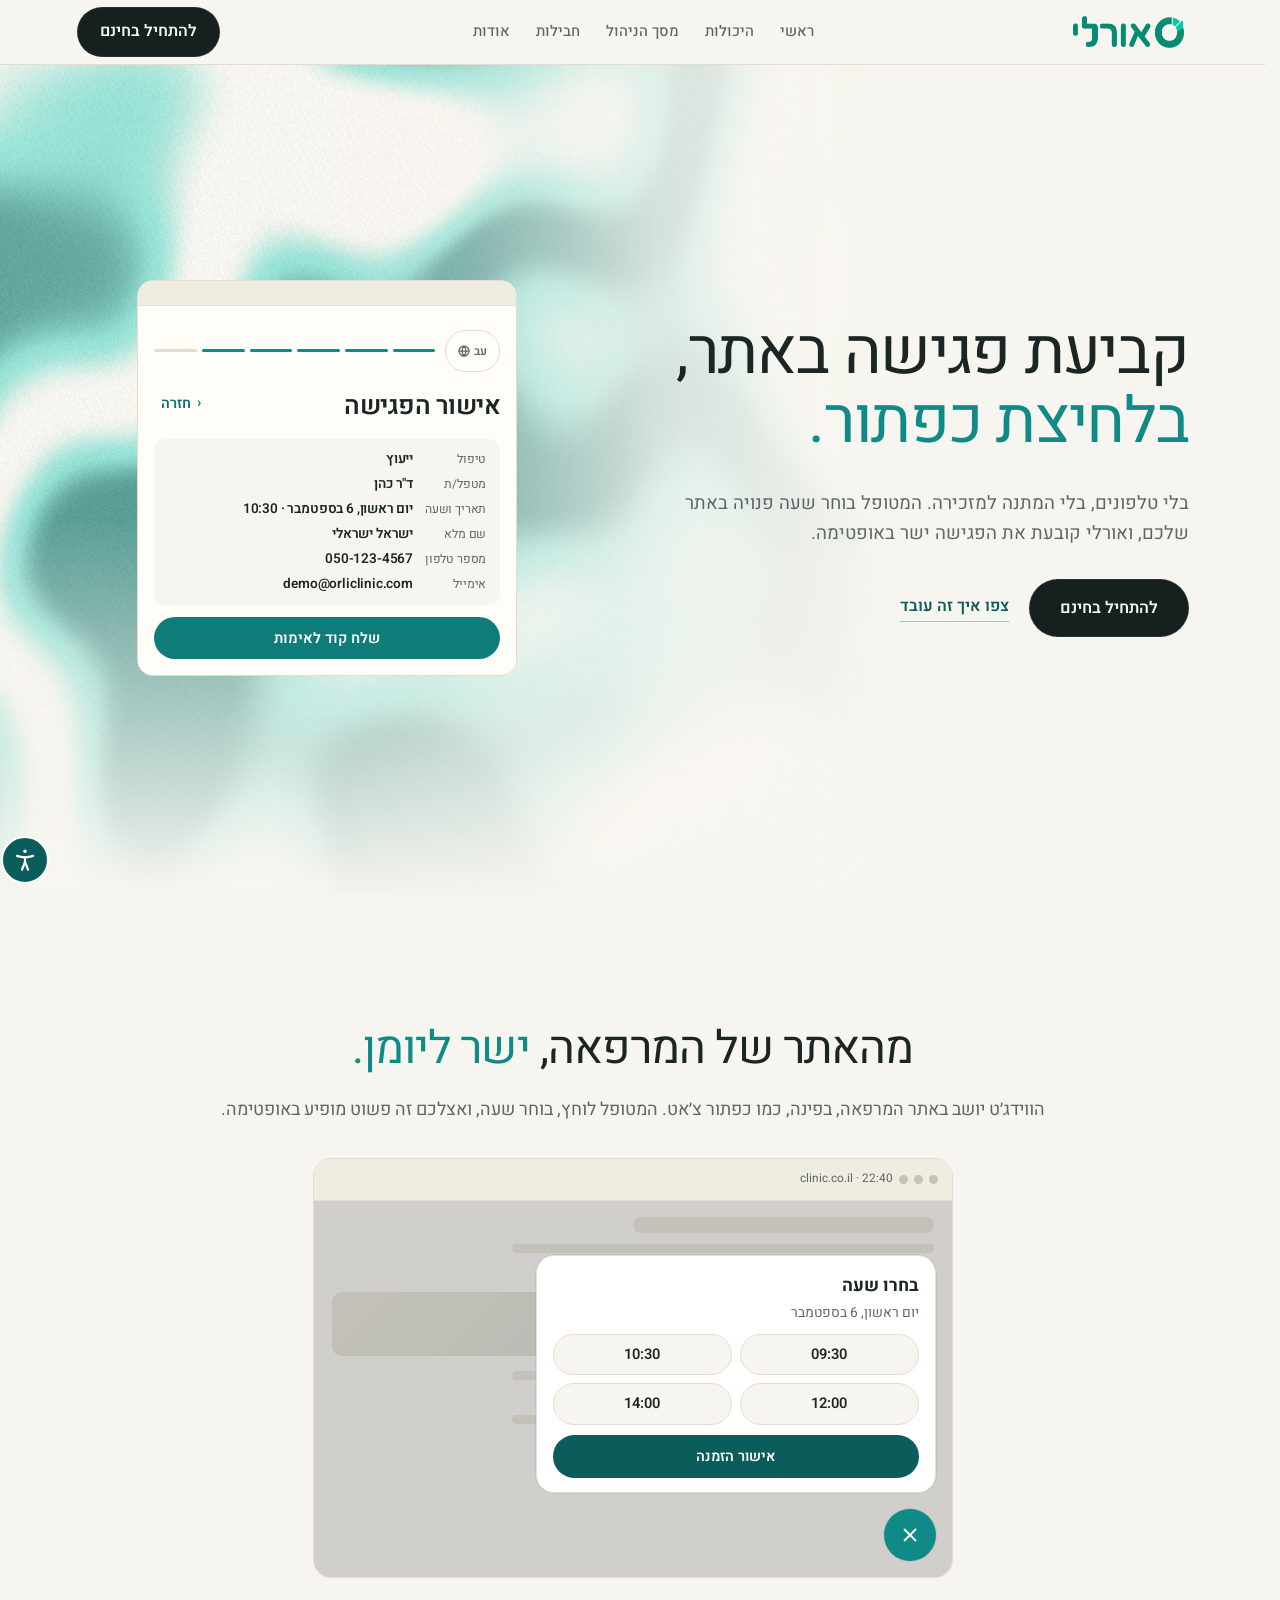
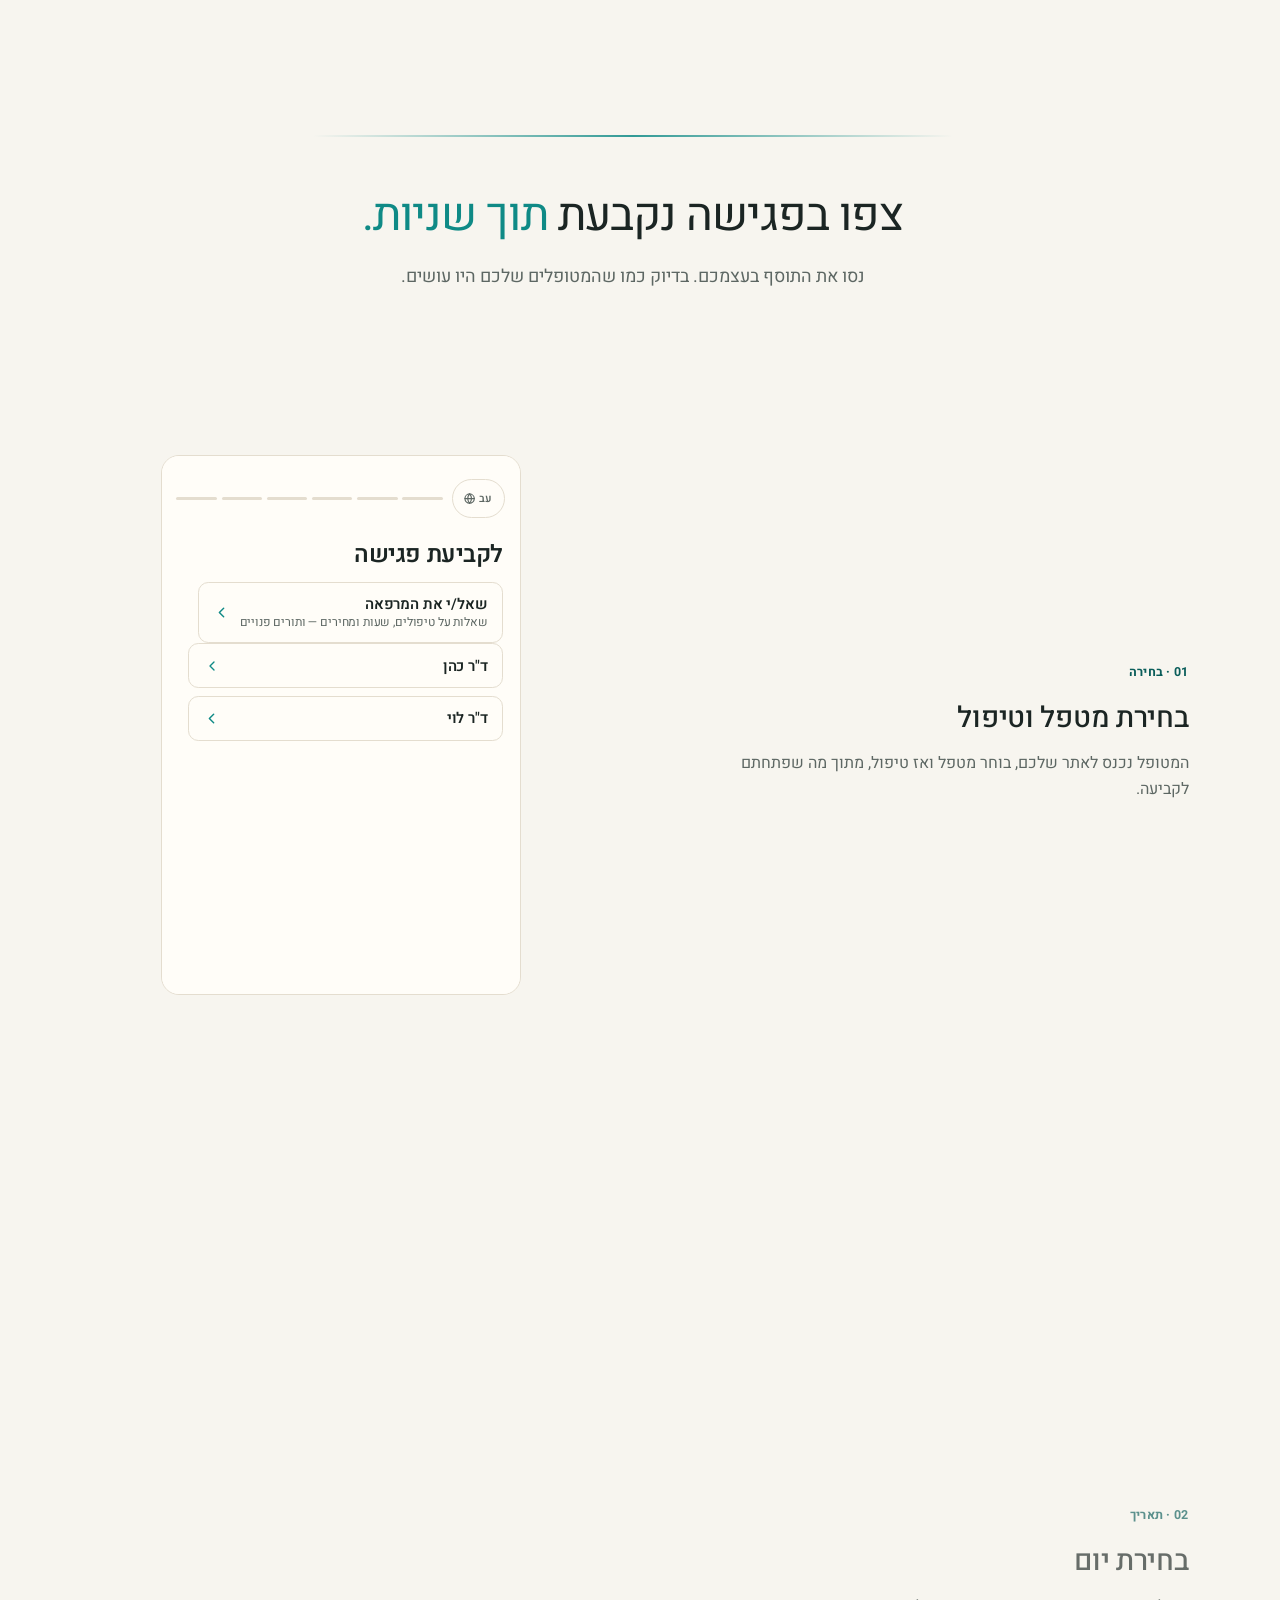
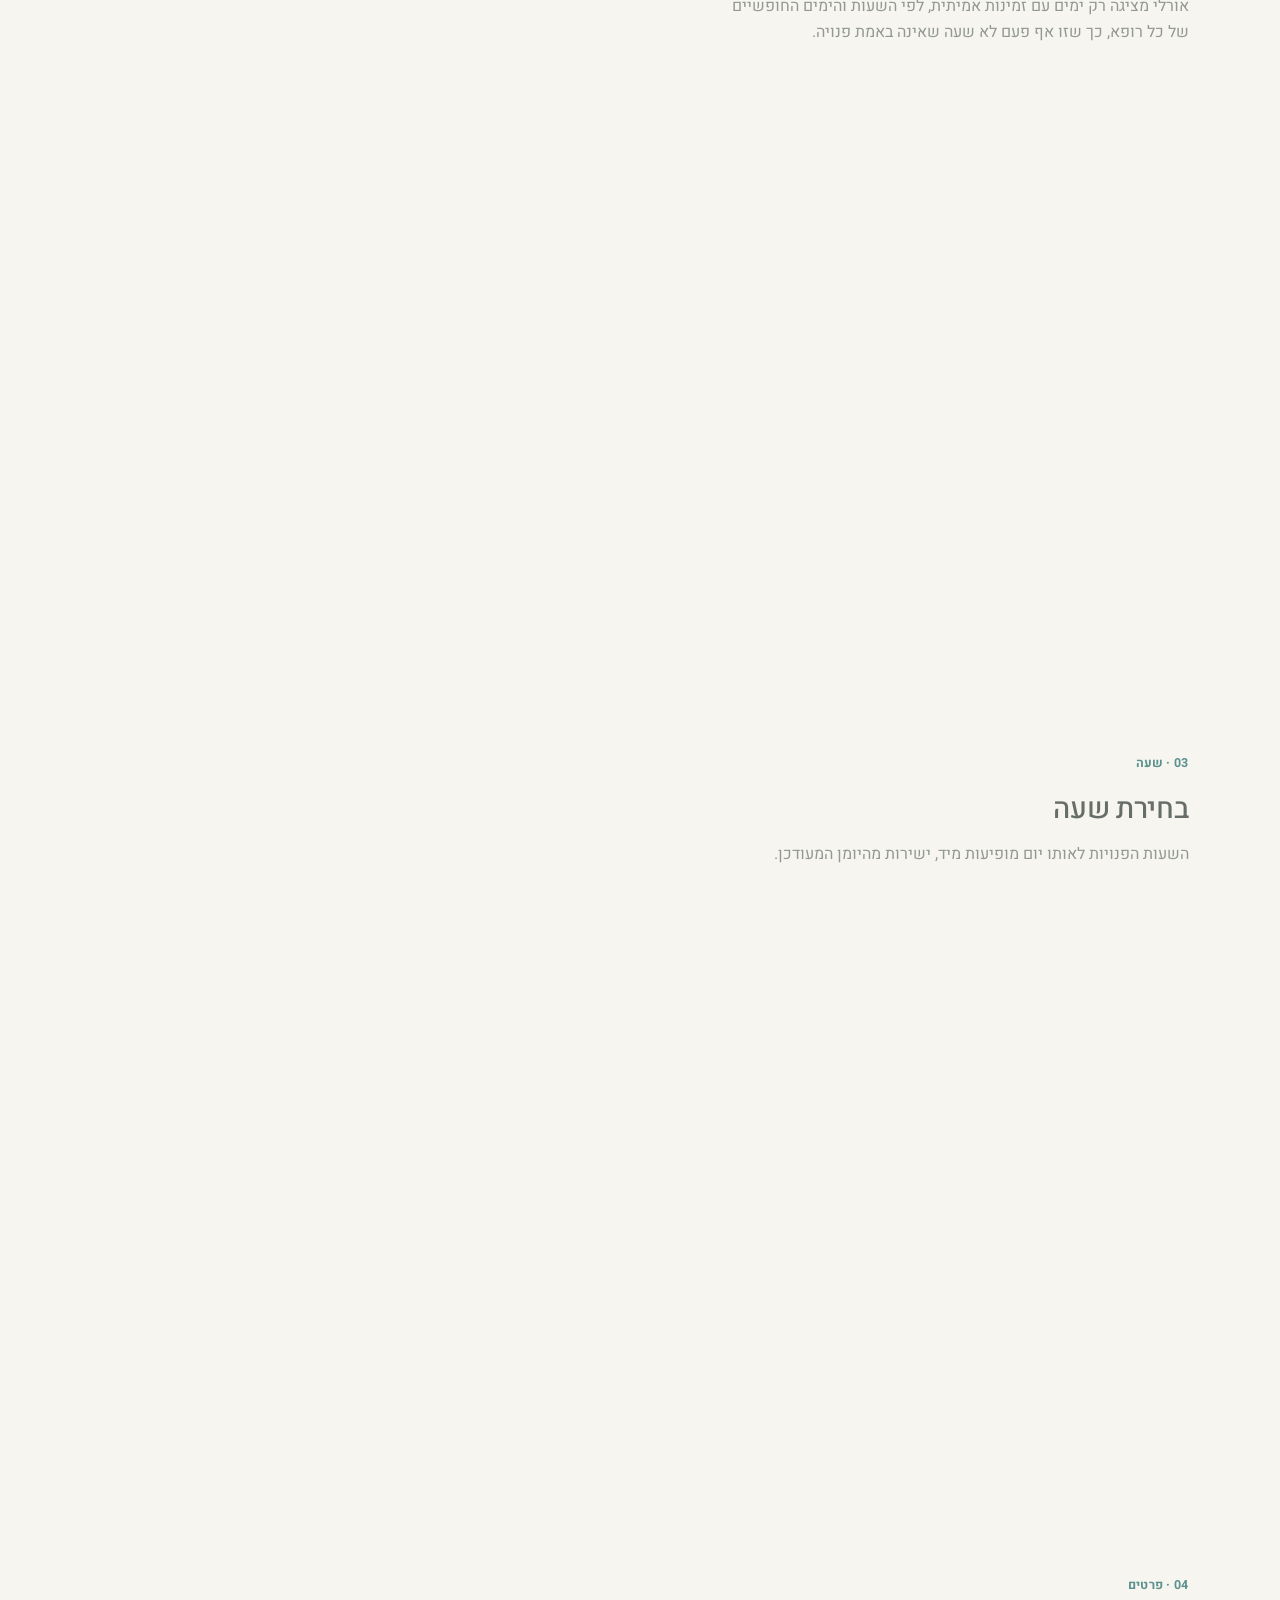
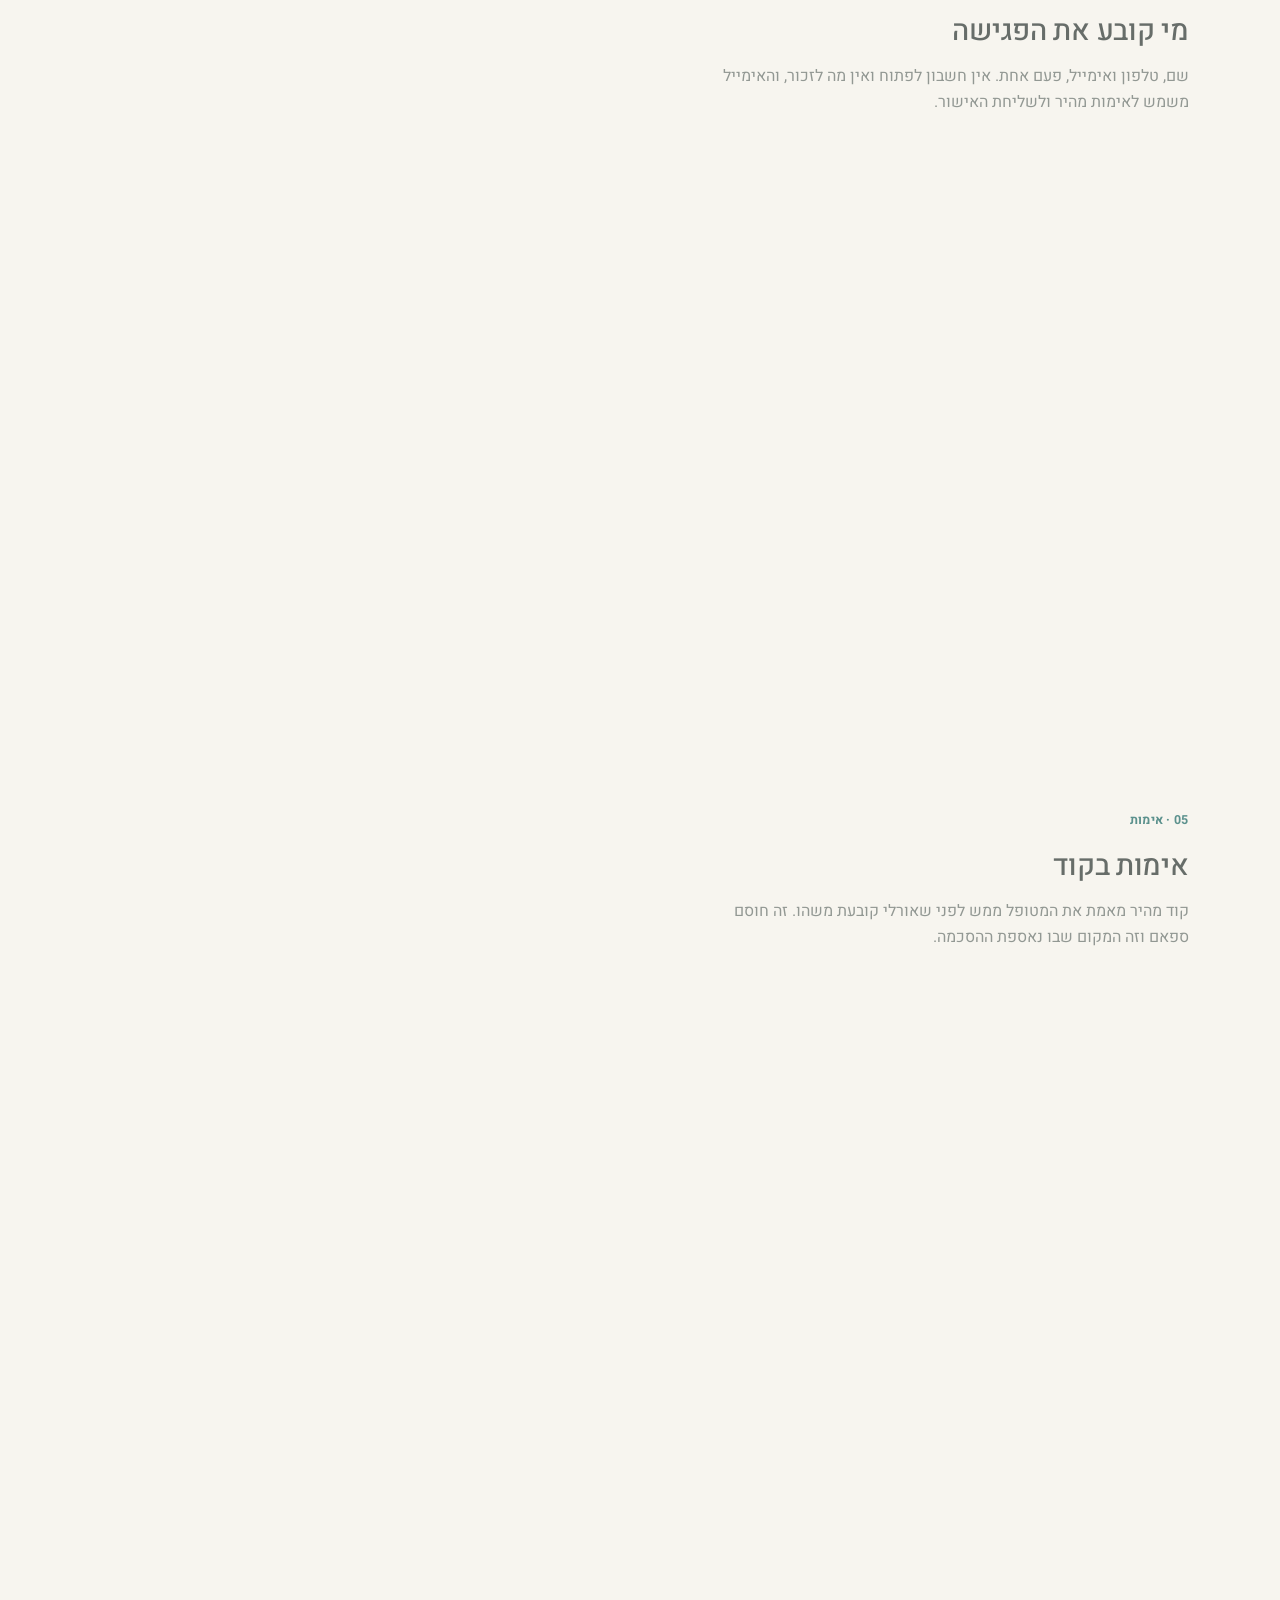
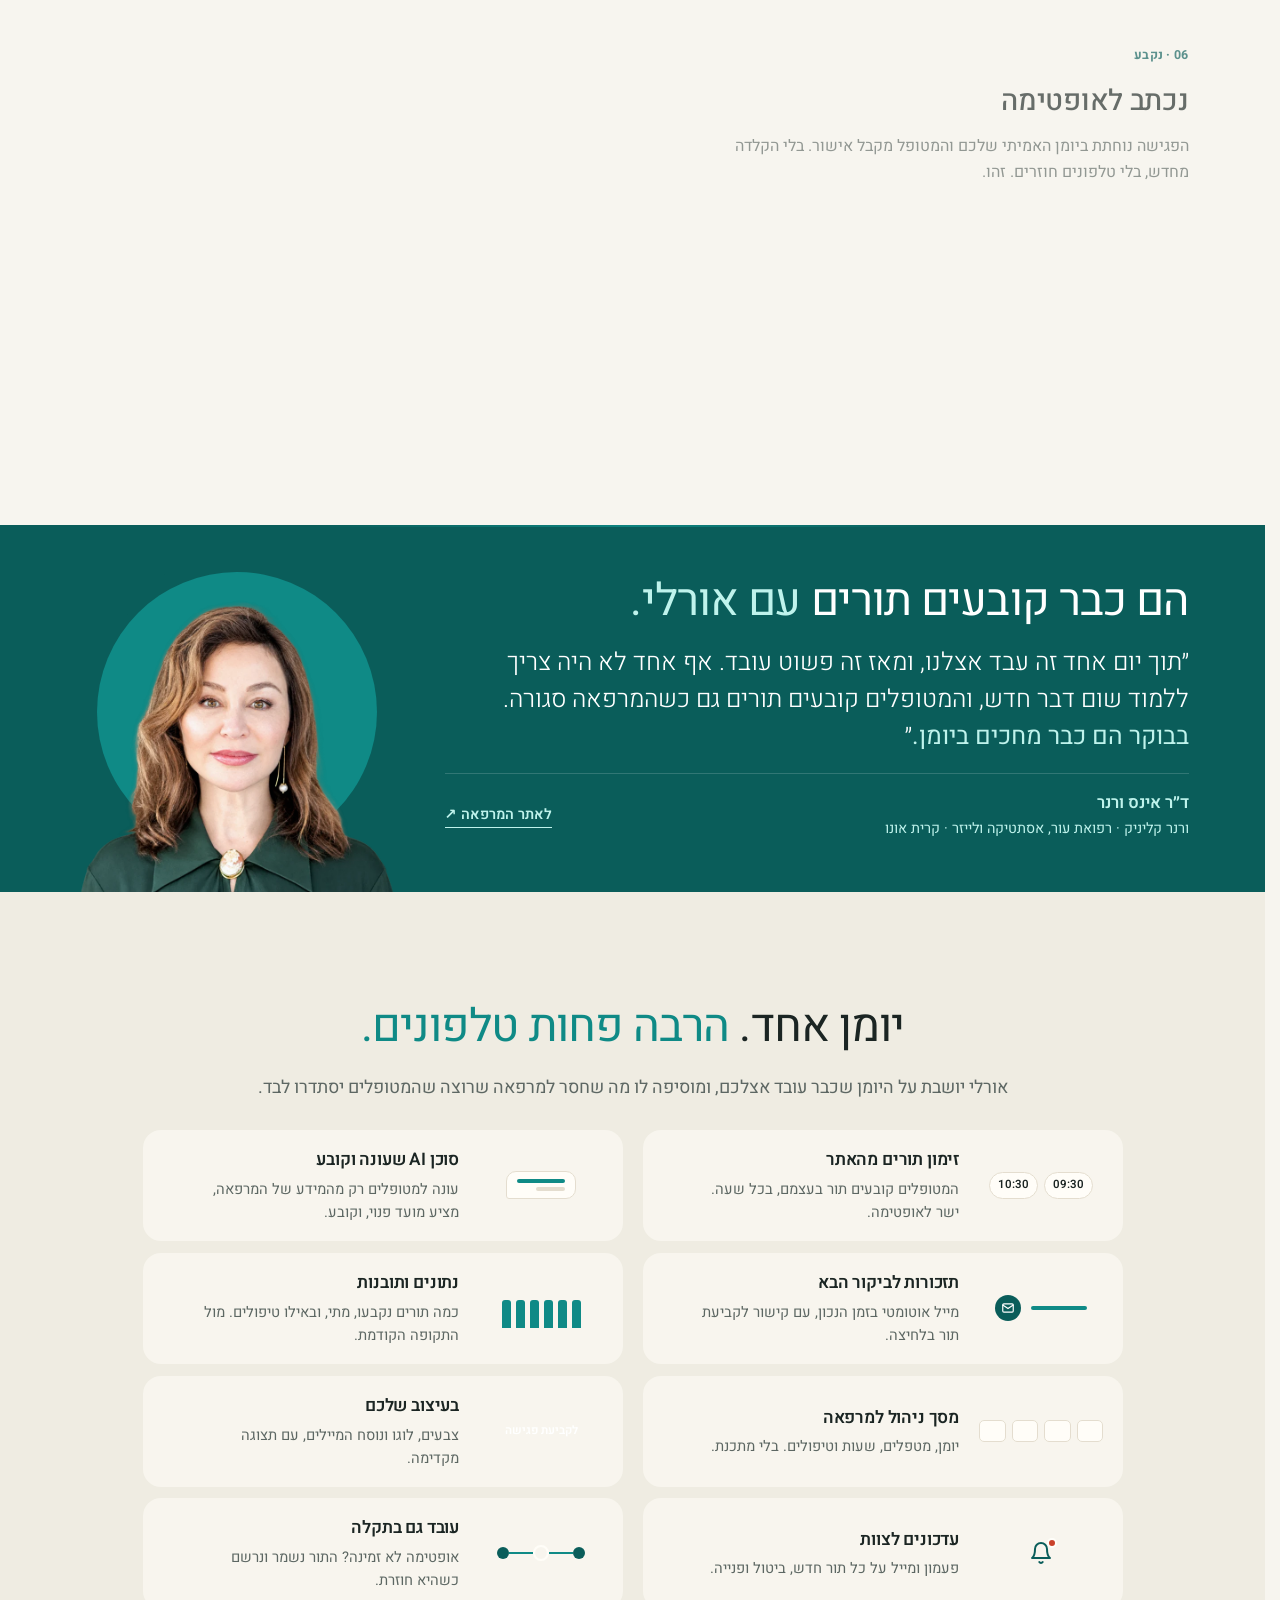
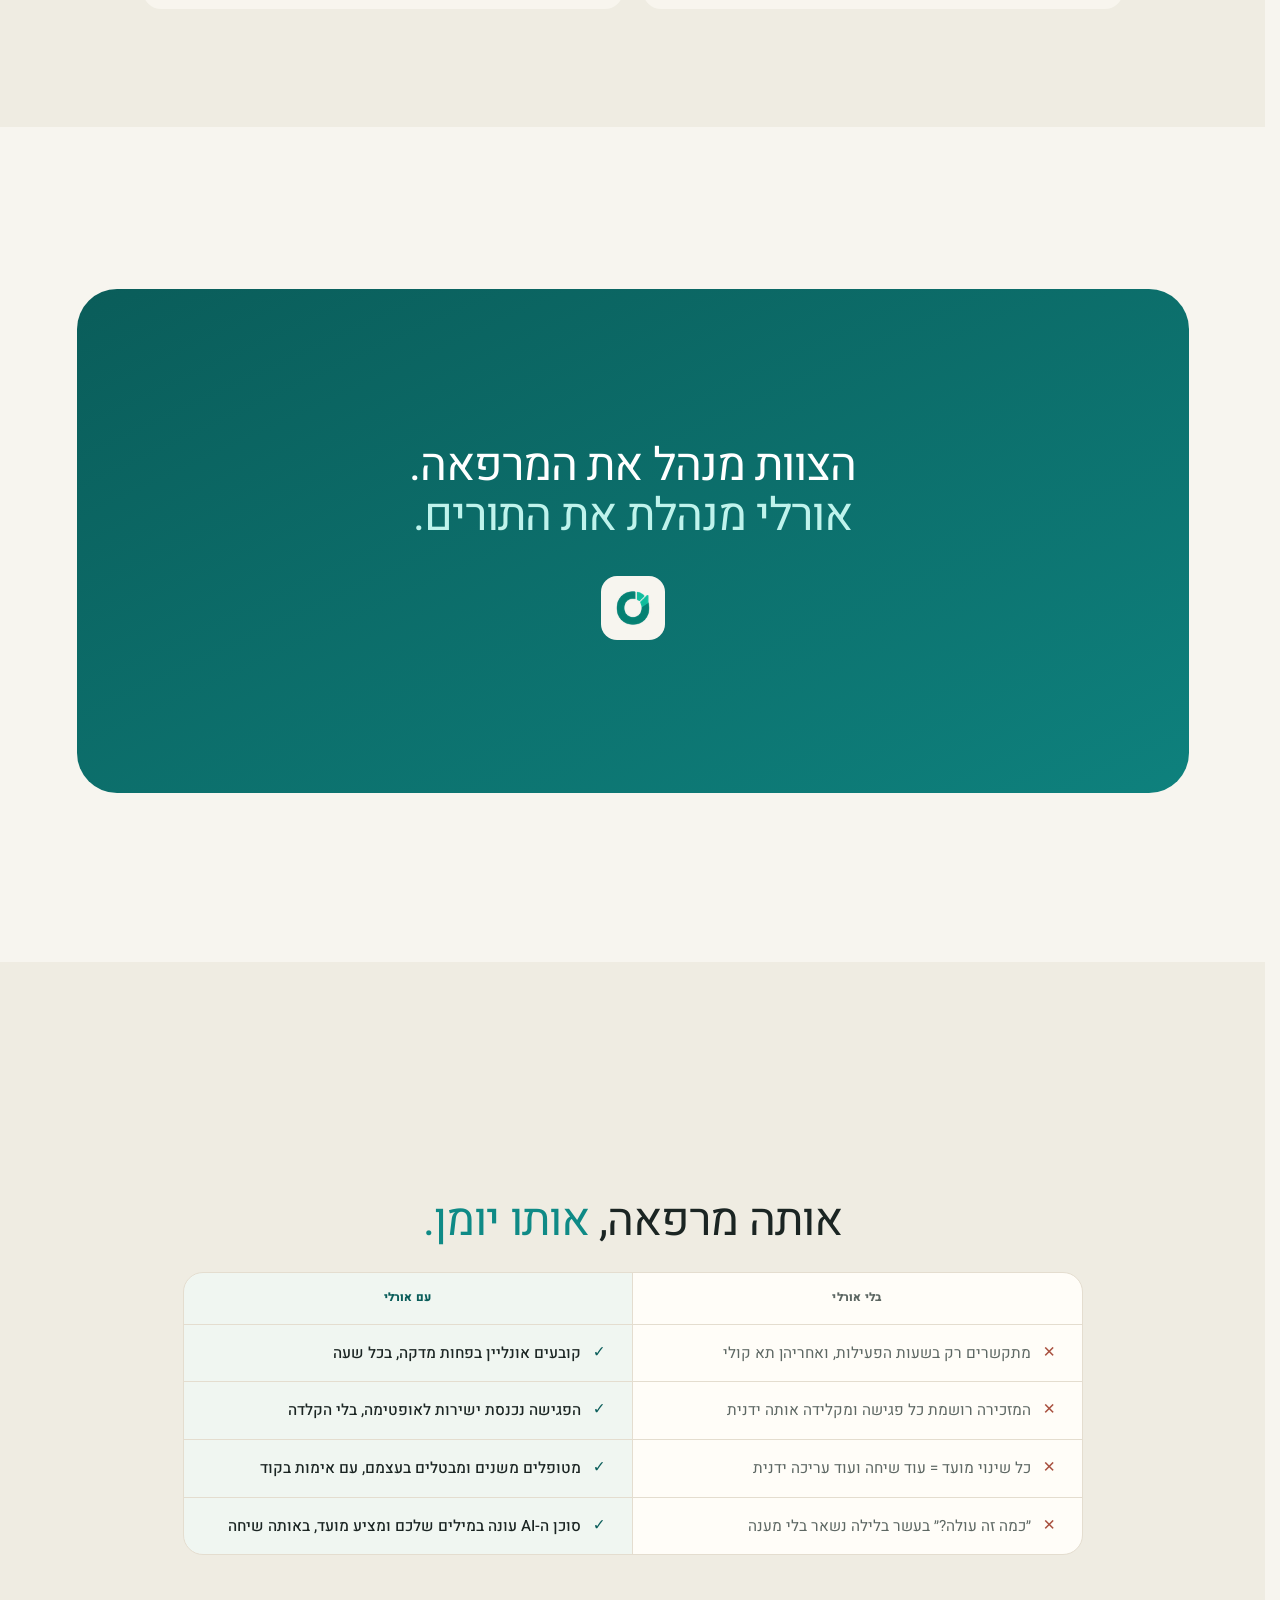
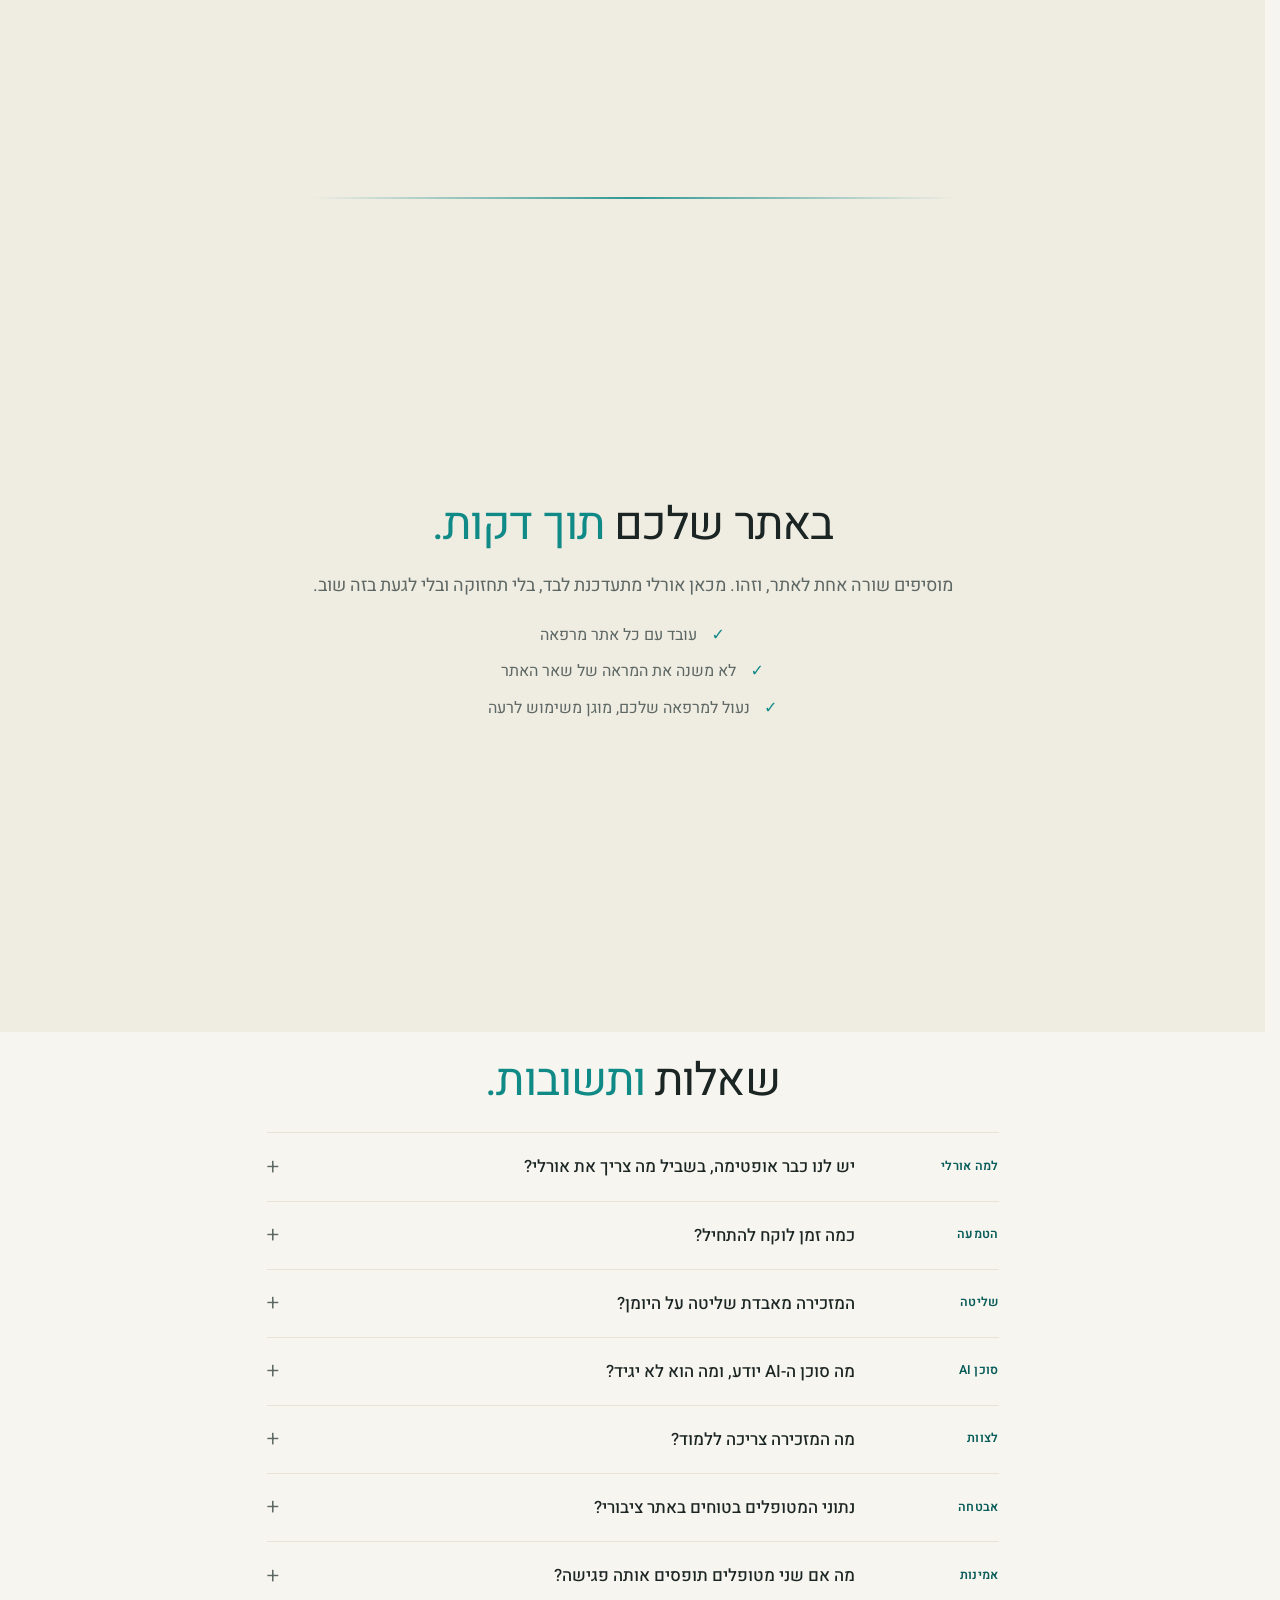
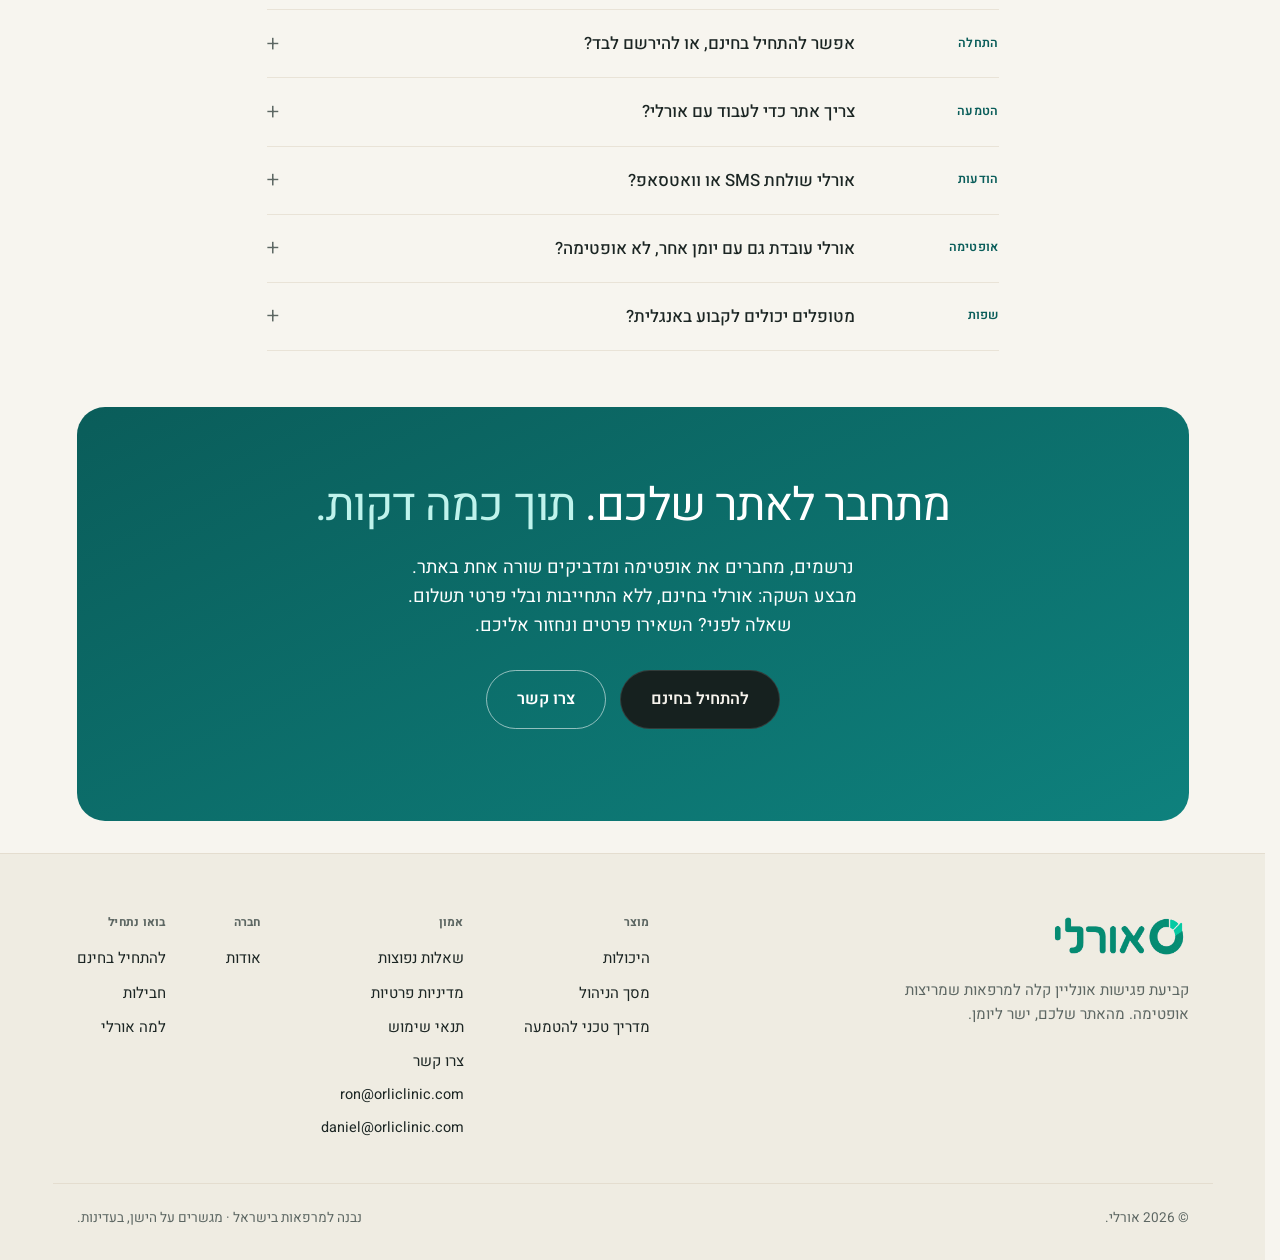
<file: index.html>
<!DOCTYPE html>
<html lang="he" dir="rtl">
<head>
  <meta charset="UTF-8" />
  <meta name="viewport" content="width=device-width, initial-scale=1.0, viewport-fit=cover" />
  <script>
    document.documentElement.classList.add('js');
    // styles.css hides every reveal target behind this class, and only
    // script.js ever unhides them. If that file does not arrive — a 404, a
    // dropped connection, a blocked request — the class would leave each
    // page's headlines, leads and lists at opacity 0 with nothing coming to
    // reveal them. script.js sets data-reveal-ready the moment it takes over;
    // if it hasn't, give up the effect and show the page as plain text.
    setTimeout(function () {
      var d = document.documentElement;
      if (!d.hasAttribute('data-reveal-ready')) d.classList.remove('js');
    }, 3000);
  </script>
  <meta name="description" content="מטופלים קובעים פגישה באתר של המרפאה בכל שעה, והפגישה נכנסת ישר ליומן האופטימה. עם סוכן AI ותזכורות לביקור הבא. מבצע השקה: בחינם, ללא התחייבות." />
  <title>זימון תורים אונליין למרפאות אופטימה | אורלי</title>

  <!-- Heebo, self-hosted (styles.css @font-face). Both subsets: every page
       sets Hebrew and Latin (spaces, digits) in it. -->
  <link rel="preload" href="assets/fonts/heebo-v28-hebrew.woff2" as="font" type="font/woff2" crossorigin />
  <link rel="preload" href="assets/fonts/heebo-v28-latin.woff2" as="font" type="font/woff2" crossorigin />
  <link rel="stylesheet" href="styles.css?v=20261023a" />
  <link rel="stylesheet" href="a11y.css?v=20261022e" />
  <link rel="stylesheet" href="widget.css?v=20261019h" />
  <link rel="icon" href="/favicon.ico" sizes="any" />
  <link rel="icon" type="image/png" sizes="64x64" href="assets/brand/favicon-64.png" />
  <link rel="apple-touch-icon" href="assets/brand/apple-touch-icon.png" />

  <link rel="canonical" href="https://orliclinic.com/" />
  <meta name="theme-color" content="#0f8a86" />

  <!-- Link previews. PRODUCT.md's second audience reaches this site because
       the decision-maker sends them a link, so a bare URL in WhatsApp or
       email is a lost handoff. -->
  <meta property="og:type" content="website" />
  <meta property="og:site_name" content="אורלי" />
  <meta property="og:locale" content="he_IL" />
  <meta property="og:url" content="https://orliclinic.com/" />
  <meta property="og:title" content="זימון תורים אונליין למרפאות אופטימה | אורלי" />
  <meta property="og:description" content="מטופלים קובעים פגישה באתר של המרפאה בכל שעה, והפגישה נכנסת ישר ליומן האופטימה. עם סוכן AI ותזכורות לביקור הבא. מבצע השקה: בחינם, ללא התחייבות." />
  <meta property="og:image" content="https://orliclinic.com/assets/brand/orli-og.png" />
  <meta property="og:image:width" content="1200" />
  <meta property="og:image:height" content="630" />
  <meta property="og:image:alt" content="אורלי · קביעת פגישה באתר המרפאה, ישר ליומן האופטימה" />
  <meta name="twitter:card" content="summary_large_image" />
  <meta name="twitter:title" content="זימון תורים אונליין למרפאות אופטימה | אורלי" />
  <meta name="twitter:description" content="מטופלים קובעים פגישה באתר של המרפאה בכל שעה, והפגישה נכנסת ישר ליומן האופטימה. עם סוכן AI ותזכורות לביקור הבא. מבצע השקה: בחינם, ללא התחייבות." />
  <meta name="twitter:image" content="https://orliclinic.com/assets/brand/orli-og.png" />
  <!-- Structured data for search and answer engines. Every fact here is
       on this page or on the site; keep it in step with the copy (the
       FAQ text must match the visible FAQ word for word). -->
  <script type="application/ld+json">
  {
    "@context": "https://schema.org",
    "@graph": [
      {
        "@type": "Organization",
        "@id": "https://orliclinic.com/#organization",
        "name": "Orli",
        "alternateName": "אורלי",
        "url": "https://orliclinic.com/",
        "logo": {
          "@type": "ImageObject",
          "url": "https://orliclinic.com/assets/brand/apple-touch-icon.png",
          "width": 180,
          "height": 180
        },
        "description": "אורלי היא תוסף לקביעת תורים אונליין למרפאות שעובדות עם אופטימה: המטופלים קובעים פגישה באתר של המרפאה, והפגישה נכנסת ישר ליומן האופטימה.",
        "areaServed": {
          "@type": "Country",
          "name": "Israel"
        }
      },
      {
        "@type": "WebSite",
        "@id": "https://orliclinic.com/#website",
        "url": "https://orliclinic.com/",
        "name": "אורלי",
        "alternateName": "Orli",
        "inLanguage": "he",
        "publisher": {
          "@id": "https://orliclinic.com/#organization"
        }
      },
      {
        "@type": "SoftwareApplication",
        "@id": "https://orliclinic.com/#software",
        "name": "Orli",
        "alternateName": "אורלי",
        "url": "https://orliclinic.com/",
        "description": "קביעת תורים אונליין למרפאות שעובדות עם אופטימה. המטופלים קובעים, משנים ומבטלים פגישות באתר המרפאה, וכל פגישה נכתבת ישר ליומן האופטימה. סוכן AI עונה למטופלים רק מהמידע של המרפאה וקובע תורים.",
        "applicationCategory": "BusinessApplication",
        "applicationSubCategory": "קביעת תורים אונליין למרפאות",
        "operatingSystem": "Web",
        "inLanguage": [
          "he",
          "en"
        ],
        "featureList": [
          "זימון תורים מהאתר של המרפאה, ישר ליומן האופטימה בזמן אמת",
          "אימות בקוד חד־פעמי לאימייל לפני כל קביעה",
          "שינוי וביטול על ידי המטופל מהקישור במייל",
          "סוכן AI שעונה למטופלים רק מהמידע של המרפאה, מציע מועד פנוי וקובע",
          "תזכורות לביקור הבא ורצפי טיפול במייל",
          "נתונים ותובנות על התורים, מול התקופה הקודמת",
          "מסך ניהול למרפאה: יומן, מטפלים, שעות וטיפולים",
          "עיצוב הווידג׳ט והמיילים בלי קוד",
          "התראות לצוות על כל תור חדש, ביטול ופנייה",
          "ממשיך לקבל תורים גם כשאופטימה לא זמינה",
          "עברית ואנגלית, בנוי לטלפון",
          "הטמעה בשורת קוד אחת"
        ],
        "image": "https://orliclinic.com/assets/brand/orli-og.png",
        "publisher": {
          "@id": "https://orliclinic.com/#organization"
        }
      },
      {
        "@type": [
          "WebPage",
          "FAQPage"
        ],
        "@id": "https://orliclinic.com/#webpage",
        "url": "https://orliclinic.com/",
        "name": "זימון תורים אונליין למרפאות אופטימה | אורלי",
        "description": "מטופלים קובעים פגישה באתר של המרפאה בכל שעה, והפגישה נכנסת ישר ליומן האופטימה. עם סוכן AI ותזכורות לביקור הבא. מבצע השקה: בחינם, ללא התחייבות.",
        "inLanguage": "he",
        "isPartOf": {
          "@id": "https://orliclinic.com/#website"
        },
        "about": {
          "@id": "https://orliclinic.com/#software"
        },
        "mainEntity": [
          {
            "@type": "Question",
            "name": "יש לנו כבר אופטימה, בשביל מה צריך את אורלי?",
            "acceptedAnswer": {
              "@type": "Answer",
              "text": "אופטימה מנהלת את היומן ואת המרפאה, וזה בדיוק מה שהיא עושה טוב. אורלי מוסיפה לה ערוץ נוסף: המטופלים קובעים בעצמם מהאתר שלכם, בכל שעה, והפגישה נכנסת ישר לאופטימה."
            }
          },
          {
            "@type": "Question",
            "name": "כמה זמן לוקח להתחיל?",
            "acceptedAnswer": {
              "@type": "Answer",
              "text": "תוך כמה דקות. מחברים את אורלי לאופטימה שלכם, מגדירים בפאנל הניהול את הרופאים, השירותים והשעות שפתוחות לקביעה, ומוסיפים שורה אחת לאתר. מהרגע הזה המטופלים קובעים."
            }
          },
          {
            "@type": "Question",
            "name": "המזכירה מאבדת שליטה על היומן?",
            "acceptedAnswer": {
              "@type": "Answer",
              "text": "לא. מטופלים קובעים רק לתוך שעות פנויות שאתם פתחתם לקביעה, אצל הרופאים ובשירותים שבחרתם. כל פגישה כזו נכנסת לאופטימה כמו פגישה שנקבעה בטלפון, והצוות ממשיך לעבוד שם כרגיל. ככה זה נראה בפאנל הניהול."
            }
          },
          {
            "@type": "Question",
            "name": "מה סוכן ה-AI יודע, ומה הוא לא יגיד?",
            "acceptedAnswer": {
              "@type": "Answer",
              "text": "הסוכן עונה רק מהמידע של המרפאה: מה שבאתר שלכם ומה שכתבתם במסך הניהול. הוא לא ממציא מחיר, שעה או כתובת, לא מאבחן לפי תסמינים, ובנושאים שסימנתם הוא לוקח שם וטלפון ומעביר לצוות. איך זה עובד."
            }
          },
          {
            "@type": "Question",
            "name": "מה המזכירה צריכה ללמוד?",
            "acceptedAnswer": {
              "@type": "Answer",
              "text": "כלום חדש. פגישה שנקבעת באתר נכנסת לאופטימה כמו פגישה שנקבעה בטלפון, והצוות ממשיך לעבוד שם כרגיל. מה שמשתנה: פחות שיחות, פחות הקלדה, ויומן שמתמלא גם אחרי שעות הפעילות."
            }
          },
          {
            "@type": "Question",
            "name": "נתוני המטופלים בטוחים באתר ציבורי?",
            "acceptedAnswer": {
              "@type": "Answer",
              "text": "כן. האתר שלכם לא מציג ולא שומר פרטי מטופלים: הווידג׳ט אוסף את פרטי הפגישה ומעביר אותם לאורלי ולאופטימה בלבד. כל קביעה מאושרת בקוד חד־פעמי שנשלח לאימייל של המטופל, כך שרק מי שמחזיק באימייל יכול לאשר אותה."
            }
          },
          {
            "@type": "Question",
            "name": "מה אם שני מטופלים תופסים אותה פגישה?",
            "acceptedAnswer": {
              "@type": "Answer",
              "text": "אורלי כותבת את הפגישה לאופטימה ברגע האישור, ואם השעה נתפסה בינתיים, המטופל מקבל הודעה מיד ובוחר שעה אחרת. אף אחד לא יוצא במחשבה שקבע כשלא, וגם המטופל וגם המרפאה מקבלים אישור במייל על כל פגישה שכן נקבעה."
            }
          },
          {
            "@type": "Question",
            "name": "אפשר להתחיל בחינם, או להירשם לבד?",
            "acceptedAnswer": {
              "@type": "Answer",
              "text": "כן. נרשמים לבד, מחברים את אופטימה, ומתחילים. מבצע השקה: אורלי בחינם, ללא התחייבות ובלי פרטי תשלום. רוצים לדבר איתנו קודם? קבעו איתנו שיחה."
            }
          },
          {
            "@type": "Question",
            "name": "צריך אתר כדי לעבוד עם אורלי?",
            "acceptedAnswer": {
              "@type": "Answer",
              "text": "כן. המטופלים קובעים מתוך האתר של המרפאה: מי שאחראי על האתר מדביק בו שורת קוד אחת, ומהרגע הזה אפשר לקבוע. המדריך להטמעה."
            }
          },
          {
            "@type": "Question",
            "name": "אורלי שולחת SMS או וואטסאפ?",
            "acceptedAnswer": {
              "@type": "Answer",
              "text": "עוד לא, אבל זה בדרך. היום כל ההודעות של אורלי יוצאות במייל: קוד האימות, אישור הפגישה, שינוי וביטול, וההזמנה לביקור הבא. שליחה ב־SMS וב־WhatsApp תגיע בקרוב."
            }
          },
          {
            "@type": "Question",
            "name": "אורלי עובדת גם עם יומן אחר, לא אופטימה?",
            "acceptedAnswer": {
              "@type": "Answer",
              "text": "היום אורלי מחוברת לאופטימה: היא קוראת את השעות הפנויות מיומן האופטימה של המרפאה וכותבת אליו כל פגישה. עובדים עם יומן או תוכנה אחרת? קבעו איתנו שיחה, ונבדוק יחד איך לחבר גם אותם."
            }
          },
          {
            "@type": "Question",
            "name": "מטופלים יכולים לקבוע באנגלית?",
            "acceptedAnswer": {
              "@type": "Answer",
              "text": "כן. חלון קביעת הפגישה עובד בעברית ובאנגלית, והמטופל עובר בין השפות בלחיצה. הוא בנוי מימין לשמאל ומותאם לטלפון."
            }
          }
        ]
      }
    ]
  }
  </script>
  <!-- Accessibility menu. In the head so the visitor's saved settings are
       applied before the first paint, and before the scripts that animate. -->
  <script src="a11y.js?v=20261019h"></script>
</head>
<body>
  <span id="top" aria-hidden="true"></span>

  <!-- TOP NAV -->
  <header class="nav">
    <div class="wrap">
      <div class="nav-pill">
        <a href="#top" class="brand" aria-label="אורלי, לדף הבית">
          <img class="brand-logo brand-logo--he" src="assets/brand/orli-wordmark-he.png?v=20261019h" width="480" height="151" alt="אורלי" />
        </a>
        <nav class="nav-links" id="navMenu" aria-label="ניווט ראשי">
          <a href="/" aria-current="page">ראשי</a>
          <a href="/features">היכולות</a>
          <a href="/panel">מסך הניהול</a>
          <a href="/pricing">חבילות</a>
          <a href="/about">אודות</a>
        </nav>
        <button class="nav-toggle" type="button" id="navToggle"
                aria-expanded="false" aria-controls="navMenu" aria-label="תפריט">
          <span class="nav-toggle-bar"></span>
          <span class="nav-toggle-bar"></span>
          <span class="nav-toggle-bar"></span>
        </button>
        <div class="nav-cta">
          <a data-start-cta data-demo-cta href="#contact" class="btn-dark">להתחיל בחינם</a>
        </div>
      </div>
    </div>
  </header>

  <main>
    <!-- HERO -->
    <section class="hero" data-lock-stop="start">
      <canvas class="hero-canvas" id="heroGradient" aria-hidden="true"></canvas>
      <div class="hero-veil" aria-hidden="true"></div>
      <div class="wrap hero-grid">
        <div class="hero-copy">
          <h1 class="display">קביעת פגישה באתר, <span class="ital">בלחיצת כפתור.</span></h1>
          <p class="lead">בלי טלפונים, בלי המתנה למזכירה. המטופל בוחר שעה פנויה באתר שלכם, ואורלי קובעת את הפגישה ישר באופטימה.</p>
          <div class="hero-actions">
            <a data-start-cta data-demo-cta href="#contact" class="btn-dark lg">להתחיל בחינם</a>
            <a href="#demo" class="hero-link">צפו איך זה עובד</a>
          </div>
        </div>

        <!-- Widget mockup in browser chrome -->
        <!-- inert as well as aria-hidden: the frozen confirm step below has a
             real <button>, and aria-hidden alone left it in the tab order —
             a keyboard visitor landed on a control nothing announced. -->
        <div class="hero-visual" aria-hidden="true" inert>
          <div class="browser">
            <div class="browser-bar"></div>
            <div class="widget-body widget-body--hero orli-live" dir="rtl">
              <!-- A frozen copy of the real widget's confirm step (markup and
                   classes from orli-calendar's ConfirmStep.vue), styled by
                   widget.css. Decorative: aria-hidden, nothing here is live. -->
              <div class="obw-controls">
                <button class="obw-lang-btn" type="button" disabled>
                  <svg width="12" height="12" viewBox="0 0 24 24" fill="none" stroke="currentColor" stroke-width="2.5" stroke-linecap="round" stroke-linejoin="round"><circle cx="12" cy="12" r="10"/><line x1="2" y1="12" x2="22" y2="12"/><path d="M12 2a15.3 15.3 0 0 1 4 10 15.3 15.3 0 0 1-4 10 15.3 15.3 0 0 1-4-10 15.3 15.3 0 0 1 4-10z"/></svg>
                  <span>עב</span>
                </button>
                <div class="obw-progress">
                  <span class="obw-progress-seg is-on"></span>
                  <span class="obw-progress-seg is-on"></span>
                  <span class="obw-progress-seg is-on"></span>
                  <span class="obw-progress-seg is-on"></span>
                  <span class="obw-progress-seg is-on"></span>
                  <span class="obw-progress-seg"></span>
                </div>
              </div>
              <div class="obw-step-header">
                <p class="obw-title"><span class="obw-bi"><span>אישור הפגישה</span></span></p>
                <span class="obw-back-btn">‹ <span class="obw-bi"><span>חזרה</span></span></span>
              </div>
              <dl class="obw-summary">
                <dt>טיפול</dt>
                <dd>ייעוץ</dd>
                <dt>מטפל/ת</dt>
                <dd>ד"ר כהן</dd>
                <dt>תאריך ושעה</dt>
                <dd>יום ראשון, 6 בספטמבר · <span class="obw-tabular">10:30</span></dd>
                <dt>שם מלא</dt>
                <dd>ישראל ישראלי</dd>
                <dt>מספר טלפון</dt>
                <dd>050-123-4567</dd>
                <dt>אימייל</dt>
                <dd>demo@orliclinic.com</dd>
              </dl>
              <button class="obw-primary-btn obw-primary-btn--compact" type="button">שלח קוד לאימות</button>
            </div>
          </div>
        </div>
      </div>
    </section>

    <!-- PROBLEM -->
    <section class="section section--bridge" data-lock-stop="start">
      <div class="wrap narrow">
        <div class="section-head section-head--tight">
          <h2 class="display">מהאתר של המרפאה, <span class="ital">ישר ליומן.</span></h2>
          <p class="section-lead section-lead--close">הווידג׳ט יושב באתר המרפאה, בפינה, כמו כפתור צ׳אט. המטופל לוחץ, בוחר שעה, ואצלכם זה פשוט מופיע באופטימה.</p>
        </div>
        <!-- The patient's journey as a short film in one frame (script.js,
             "journey"): the clinic's site with the widget's launcher in the
             corner, a tap, the panel opening, a slot chosen, the widget's own
             confirmation, and then the Optima day view rising over the page
             with the booking settling into its row.
             Held for a beat, then it plays again while the block is on
             screen. Under prefers-reduced-motion it shows the finished
             picture once. -->
        <div class="bridge" data-bridge>
          <div class="bridge-movie" role="img" aria-label="המסע של המטופל: מהכפתור באתר המרפאה ועד הפגישה ביומן האופטימה">
            <div class="bridge-site bm-site " dir="rtl">
              <div class="bs-bar" aria-hidden="true"><span></span><span></span><span></span><i>clinic.co.il · 22:40</i></div>
              <div class="bs-page">
                <div class="bs-skel bs-skel--h" aria-hidden="true"></div>
                <div class="bs-skel" aria-hidden="true"></div>
                <div class="bs-skel bs-skel--short" aria-hidden="true"></div>
                <div class="bs-hero" aria-hidden="true"></div>
                <div class="bs-skel" aria-hidden="true"></div>
                <div class="bs-skel bs-skel--short" aria-hidden="true"></div>
                <div class="bs-skel" aria-hidden="true"></div>
                <div class="bs-backdrop" aria-hidden="true"></div>
                <div class="bridge-widget">
                  <div class="bw-pick">
                    <div class="bw-title">בחרו שעה</div>
                    <div class="bw-date">יום ראשון, 6 בספטמבר</div>
                    <div class="bw-slots">
                      <span>09:30</span>
                      <span class="bw-target" data-bridge-from="movie">10:30<i class="bw-tap" aria-hidden="true"></i></span>
                      <span>12:00</span>
                      <span>14:00</span>
                    </div>
                    <div class="bw-btn">אישור הזמנה</div>
                  </div>
                  <!-- The widget's own success screen, as SuccessStep.vue draws it. -->
                  <div class="bw-confirm" aria-hidden="true">
                    <div class="bw-check"><svg viewBox="0 0 24 24" fill="none" stroke="currentColor" stroke-width="2.5" stroke-linecap="round" stroke-linejoin="round" aria-hidden="true"><path d="M5 13l4 4L19 7"/></svg></div>
                    <div class="bw-confirm-title">הפגישה נקבעה!</div>
                    <dl class="bw-summary">
                      <dt>טיפול</dt><dd>ייעוץ · ד"ר כהן</dd>
                      <dt>מועד</dt><dd>יום ראשון, 6 בספטמבר · 10:30</dd>
                    </dl>
                    <div class="bw-mailed"><svg width="13" height="13" viewBox="0 0 24 24" fill="none" stroke="currentColor" stroke-width="2" stroke-linecap="round" stroke-linejoin="round" aria-hidden="true"><rect x="3" y="5" width="18" height="14" rx="2"/><path d="m3 7 9 6 9-6"/></svg>אישור נשלח לאימייל</div>
                  </div>
                </div>
                <div class="bs-launcher bs-launcher--pill" dir="ltr">
                  <span class="bs-launcher-icon"><svg width="26" height="26" viewBox="0 0 24 24" fill="none" stroke="currentColor" stroke-width="2" stroke-linecap="round" stroke-linejoin="round" aria-hidden="true"><rect x="3" y="4" width="18" height="18" rx="2"/><line x1="16" y1="2" x2="16" y2="6"/><line x1="8" y1="2" x2="8" y2="6"/><line x1="3" y1="10" x2="21" y2="10"/></svg></span>
                  <span class="bs-launcher-label"><span class="bs-launcher-he">לקביעת פגישה</span><span class="bs-launcher-en">Book an appointment</span></span>
                  <i class="bw-tap" aria-hidden="true"></i>
                </div>
                <div class="bs-launcher bs-launcher--open" aria-hidden="true"><svg width="22" height="22" viewBox="0 0 24 24" fill="none" stroke="currentColor" stroke-width="2" stroke-linecap="round" aria-hidden="true"><line x1="18" y1="6" x2="6" y2="18"/><line x1="6" y1="6" x2="18" y2="18"/></svg></div>
              </div>
            </div>
            <div class="bm-shade" aria-hidden="true"></div>
            <div class="bridge-cal bm-cal" dir="rtl">
              <div class="bc-head"><strong>היומן באופטימה</strong><span>יום ראשון 6.9 · ד"ר כהן</span></div>
              <div class="bc-row"><span class="bc-time">09:00</span><span class="bc-appt is-existing">ניקוי שיניים · רונית לוי</span></div>
              <div class="bc-row"><span class="bc-time">09:30</span></div>
              <div class="bc-row"><span class="bc-time">10:00</span><span class="bc-appt is-existing">ייעוץ · יוסי מזרחי</span></div>
              <div class="bc-row"><span class="bc-time">10:30</span><span class="bc-appt bc-appt--site" data-bridge-to="movie"><svg width="12" height="12" viewBox="0 0 24 24" fill="none" stroke="currentColor" stroke-width="2.2" stroke-linecap="round" stroke-linejoin="round" aria-hidden="true"><circle cx="12" cy="12" r="10"/><line x1="2" y1="12" x2="22" y2="12"/><path d="M12 2a15.3 15.3 0 0 1 4 10 15.3 15.3 0 0 1-4 10 15.3 15.3 0 0 1-4-10 15.3 15.3 0 0 1 4-10z"/></svg>ייעוץ · ישראל ישראלי</span></div>
              <div class="bc-row"><span class="bc-time">11:00</span><span class="bc-appt is-existing">ביקורת · דנה כהן</span></div>
              <div class="bc-row"><span class="bc-time">11:30</span></div>
            </div>
          </div>
        </div>
      </div>
    </section>

    <!-- LIVE DEMO, scroll-pinned (Vectrix-style scrollytelling) -->
    <section class="section scrolly" id="demo" data-lock-stop="start">
      <div class="wrap">
        <div class="section-divider" aria-hidden="true"></div>
        <div class="section-head">
          <h2 class="display">צפו בפגישה נקבעת <span class="ital">תוך שניות.</span></h2>
          <p class="section-lead">נסו את התוסף בעצמכם. בדיוק כמו שהמטופלים שלכם היו עושים.</p>
        </div>
      </div>
      <div class="wrap scrolly-grid">
        <div class="scrolly-steps">
          <article class="scrolly-step" data-lock-stop="center" data-scene="0">
            <span class="scrolly-idx">01 · בחירה</span>
            <h3>בחירת מטפל וטיפול</h3>
            <p>המטופל נכנס לאתר שלכם, בוחר מטפל ואז טיפול, מתוך מה שפתחתם לקביעה.</p>
          </article>
          <article class="scrolly-step" data-lock-stop="center" data-scene="1">
            <span class="scrolly-idx">02 · תאריך</span>
            <h3>בחירת יום</h3>
            <p>אורלי מציגה רק ימים עם זמינות אמיתית, לפי השעות והימים החופשיים של כל רופא, כך שזו אף פעם לא שעה שאינה באמת פנויה.</p>
          </article>
          <article class="scrolly-step" data-lock-stop="center" data-scene="2">
            <span class="scrolly-idx">03 · שעה</span>
            <h3>בחירת שעה</h3>
            <p>השעות הפנויות לאותו יום מופיעות מיד, ישירות מהיומן המעודכן.</p>
          </article>
          <article class="scrolly-step" data-lock-stop="center" data-scene="3">
            <span class="scrolly-idx">04 · פרטים</span>
            <h3>מי קובע את הפגישה</h3>
            <p>שם, טלפון ואימייל, פעם אחת. אין חשבון לפתוח ואין מה לזכור, והאימייל משמש לאימות מהיר ולשליחת האישור.</p>
          </article>
          <article class="scrolly-step" data-lock-stop="center" data-scene="4">
            <span class="scrolly-idx">05 · אימות</span>
            <h3>אימות בקוד</h3>
            <p>קוד מהיר מאמת את המטופל ממש לפני שאורלי קובעת משהו. זה חוסם ספאם וזה המקום שבו נאספת ההסכמה.</p>
          </article>
          <article class="scrolly-step" data-lock-stop="center" data-scene="5">
            <span class="scrolly-idx">06 · נקבע</span>
            <h3>נכתב לאופטימה</h3>
            <p>הפגישה נוחתת ביומן האמיתי שלכם והמטופל מקבל אישור. בלי הקלדה מחדש, בלי טלפונים חוזרים. זהו.</p>
          </article>
        </div>

        <div class="scrolly-sticky">
          <!-- Phones only (styles.css): all six steps as one short list above
               the widget, built by scrolly.js from the step list below. The
               current step is open with its text, passed steps are ticked,
               and tapping a step jumps to it. On wide screens the step list
               itself is beside the widget and this stays empty and hidden. -->
          <div class="scrolly-caption" data-scrolly-caption></div>
          <div class="browser demo-browser demo-browser--bare">
            <!-- Mounted by widget.js, driven by scrolly.js through el.__orli.
                 This was an <iframe> to booking.orliclinic.com/?demo=true; it
                 is a local static replica now so the page still works when
                 that service is down. See widget.js's header for how to
                 refresh it against the real widget. -->
            <div data-orli-widget></div>
          </div>
          <div class="scrolly-tabs" role="group" aria-label="שלבי קביעת הפגישה">
            <button type="button" class="scrolly-tab is-active" data-scene="0" aria-current="step" aria-label="שלב 1: בחירת מטפל וטיפול">01</button>
            <button type="button" class="scrolly-tab" data-scene="1" aria-label="שלב 2: בחירת יום">02</button>
            <button type="button" class="scrolly-tab" data-scene="2" aria-label="שלב 3: בחירת שעה">03</button>
            <button type="button" class="scrolly-tab" data-scene="3" aria-label="שלב 4: מי קובע את הפגישה">04</button>
            <button type="button" class="scrolly-tab" data-scene="4" aria-label="שלב 5: אימות בקוד">05</button>
            <button type="button" class="scrolly-tab" data-scene="5" aria-label="שלב 6: נכתב לאופטימה">06</button>
          </div>
        </div>
      </div>
    </section>

    <!-- TESTIMONIAL: the clinic that runs Orli, right after the visitor has
         seen it work. Dr. Ines Verner (Verner Clinic, Kiryat Ono), live
         since day one; her words, name and photo used with her approval.
         A compact dark band (styles.css "Testimonial"); no stars and no
         Review markup. -->
    <section class="testimonial" id="clinic" data-lock-stop="start">
      <div class="wrap testimonial-grid">
        <figure class="testimonial-body">
          <h2 class="display">הם כבר קובעים תורים <span class="ital">עם אורלי.</span></h2>
          <blockquote class="testimonial-quote">״תוך יום אחד זה עבד אצלנו, ומאז זה פשוט עובד. אף אחד לא היה צריך ללמוד שום דבר חדש, והמטופלים קובעים תורים גם כשהמרפאה סגורה. <em>בבוקר הם כבר מחכים ביומן.</em>״</blockquote>
          <figcaption class="testimonial-by">
            <span><b>ד״ר אינס ורנר</b>ורנר קליניק · רפואת עור, אסתטיקה ולייזר · קרית אונו</span>
            <a href="https://www.vernerclinic.com/" target="_blank" rel="noopener">לאתר המרפאה ↗</a>
          </figcaption>
        </figure>
        <div class="testimonial-photo" aria-hidden="true">
          <img src="assets/customers/ines-verner.webp?v=20261019h" width="720" height="718" loading="lazy" decoding="async" alt="" />
        </div>
      </div>
    </section>

    <!-- WHAT'S INSIDE: one card per capability, each a link to the page
         that explains it (features.html, or the admin / customisation
         pages). The home page stays the short version; the depth is a
         click away. Order and copy: product/features.md in orli-outreach. -->
    <section class="section alt" id="features" data-lock-stop="start">
      <div class="wrap">
        <div class="section-divider" aria-hidden="true"></div>
        <div class="section-head">
          <h2 class="display">יומן אחד. <span class="ital">הרבה פחות טלפונים.</span></h2>
          <p class="section-lead">אורלי יושבת על היומן שכבר עובד אצלכם, ומוסיפה לו מה שחסר למרפאה שרוצה שהמטופלים יסתדרו לבד.</p>
        </div>
        <div class="feat-grid">
          <a class="feat-card" href="/features#booking">
            <span class="fv fv-slots" aria-hidden="true"><i>09:30</i><i>10:30</i><i>12:00</i></span>
            <h3>זימון תורים מהאתר</h3>
            <p>המטופלים קובעים תור בעצמם, בכל שעה. ישר לאופטימה.</p>
          </a>
          <a class="feat-card" href="/features#agent">
            <span class="fv fv-chat" aria-hidden="true"><i class="fv-dots"><b></b><b></b><b></b></i><i class="fv-bubble"><b></b><b></b></i></span>
            <h3>סוכן AI שעונה וקובע</h3>
            <p>עונה למטופלים רק מהמידע של המרפאה, מציע מועד פנוי, וקובע.</p>
          </a>
          <a class="feat-card" href="/features#automations">
            <span class="fv fv-remind" aria-hidden="true"><i class="fv-track"><b></b></i><i class="fv-mail"><svg viewBox="0 0 24 24"><rect x="3" y="5" width="18" height="14" rx="2"/><path d="m3 7 9 6 9-6"/></svg></i></span>
            <h3>תזכורות לביקור הבא</h3>
            <p>מייל אוטומטי בזמן הנכון, עם קישור לקביעת תור בלחיצה.</p>
          </a>
          <a class="feat-card" href="/features#analytics">
            <span class="fv fv-bars" aria-hidden="true"><i></i><i></i><i></i><i></i><i></i><i></i></span>
            <h3>נתונים ותובנות</h3>
            <p>כמה תורים נקבעו, מתי, ובאילו טיפולים. מול התקופה הקודמת.</p>
          </a>
          <a class="feat-card" href="/panel">
            <span class="fv fv-grid" aria-hidden="true"><i></i><i></i><i></i><i></i></span>
            <h3>מסך ניהול למרפאה</h3>
            <p>יומן, מטפלים, שעות וטיפולים. בלי מתכנת.</p>
          </a>
          <a class="feat-card" href="/integration">
            <span class="fv fv-swatch" aria-hidden="true"><i>לקביעת פגישה</i></span>
            <h3>בעיצוב שלכם</h3>
            <p>צבעים, לוגו ונוסח המיילים, עם תצוגה מקדימה.</p>
          </a>
          <a class="feat-card" href="/features#admin">
            <span class="fv fv-bell" aria-hidden="true"><i><svg viewBox="0 0 24 24"><path d="M18 8a6 6 0 0 0-12 0c0 7-3 9-3 9h18s-3-2-3-9M13.7 21a2 2 0 0 1-3.4 0"/></svg><b></b></i></span>
            <h3>עדכונים לצוות</h3>
            <p>פעמון ומייל על כל תור חדש, ביטול ופנייה.</p>
          </a>
          <a class="feat-card" href="/features#reliability">
            <span class="fv fv-link" aria-hidden="true"><i class="fv-node"></i><i class="fv-line"></i><i class="fv-state"></i><i class="fv-line"></i><i class="fv-node"></i></span>
            <h3>עובד גם בתקלה</h3>
            <p>אופטימה לא זמינה? התור נשמר ונרשם כשהיא חוזרת.</p>
          </a>
        </div>
      </div>
    </section>

    <!-- THE PLATE: one line on a big teal panel, the way petaron.ai sets
         "Your team runs the business" (RelayPlate.tsx there). -->
    <section class="section plate-sec" data-lock-stop="start">
      <div class="wrap">
        <div class="plate">
          <h2 class="display">הצוות מנהל את המרפאה. <span class="ital">אורלי מנהלת את התורים.</span></h2>
          <span class="plate-mark"><img src="assets/brand/favicon-64.png" alt="" width="64" height="64" /></span>
        </div>
      </div>
    </section>

    <!-- COMPARISON (Without / With, Petaron pattern) -->
    <section class="section alt" id="compare" data-lock-stop="start">
      <div class="wrap">
        <div class="section-head">
          <h2 class="display">אותה מרפאה, <span class="ital">אותו יומן.</span></h2>
        </div>
        <div class="cmp-table">
          <div class="cmp-thead">
            <div class="cmp-th cmp-th--without">בלי אורלי</div>
            <div class="cmp-th cmp-th--with">עם אורלי</div>
          </div>
          <div class="cmp-rows">
            <!-- Three rows, three different pain points: when patients can
                 book, what it costs staff to record, and what happens after.
                 "During opening hours" and "after-hours voicemail" used to be
                 two rows telling one availability story, so they are one now. -->
            <div class="cmp-cell without"><span class="cmp-mark">✕</span><span>מתקשרים רק בשעות הפעילות, ואחריהן תא קולי</span></div>
            <div class="cmp-cell with"><span class="cmp-mark">✓</span><span>קובעים אונליין בפחות מדקה, בכל שעה</span></div>

            <div class="cmp-cell without"><span class="cmp-mark">✕</span><span>המזכירה רושמת כל פגישה ומקלידה אותה ידנית</span></div>
            <div class="cmp-cell with"><span class="cmp-mark">✓</span><span>הפגישה נכנסת ישירות לאופטימה, בלי הקלדה</span></div>

            <div class="cmp-cell without"><span class="cmp-mark">✕</span><span>כל שינוי מועד = עוד שיחה ועוד עריכה ידנית</span></div>
            <div class="cmp-cell with"><span class="cmp-mark">✓</span><span>מטופלים משנים ומבטלים בעצמם, עם אימות בקוד</span></div>

            <div class="cmp-cell without"><span class="cmp-mark">✕</span><span>״כמה זה עולה?״ בעשר בלילה נשאר בלי מענה</span></div>
            <div class="cmp-cell with"><span class="cmp-mark">✓</span><span>סוכן ה-AI עונה במילים שלכם ומציע מועד, באותה שיחה</span></div>
          </div>
        </div>
      </div>
    </section>

    <!-- EMBED SNIPPET -->
    <section class="section alt embed" data-lock-stop="start">
      <div class="wrap narrow center">
        <div class="section-divider" aria-hidden="true"></div>
        <h2 class="display">באתר שלכם <span class="ital">תוך דקות.</span></h2>
        <p class="section-lead">מוסיפים שורה אחת לאתר, וזהו. מכאן אורלי מתעדכנת לבד, בלי תחזוקה ובלי לגעת בזה שוב.</p>
        <ul class="check-list check-list--center">
          <li>עובד עם כל אתר מרפאה</li>
          <li>לא משנה את המראה של שאר האתר</li>
          <li>נעול למרפאה שלכם, מוגן משימוש לרעה</li>
        </ul>
      </div>
    </section>

    <!-- FAQ (Petaron accordion) -->
    <section class="section" id="faq" data-lock-stop="start">
      <div class="wrap narrow">
        <div class="section-head">
          <h2 class="display">שאלות <span class="ital">ותשובות.</span></h2>
        </div>
        <ul class="faq">
          <li class="faq-item">
            <button class="faq-btn" type="button" aria-expanded="false" aria-controls="faqPanel1">
              <span class="faq-plus" aria-hidden="true"><span class="faq-ring"></span>+</span>
              <span class="faq-q"><span>יש לנו כבר אופטימה, בשביל מה צריך את אורלי?</span><span class="faq-tag">למה אורלי</span></span>
            </button>
            <div class="faq-panel" id="faqPanel1"><div class="faq-panel-inner"><p>אופטימה מנהלת את היומן ואת המרפאה, וזה בדיוק מה שהיא עושה טוב. אורלי מוסיפה לה ערוץ נוסף: <strong>המטופלים קובעים בעצמם מהאתר שלכם, בכל שעה, והפגישה נכנסת ישר לאופטימה.</strong></p></div></div>
          </li>
          <li class="faq-item">
            <button class="faq-btn" type="button" aria-expanded="false" aria-controls="faqPanel2">
              <span class="faq-plus" aria-hidden="true"><span class="faq-ring"></span>+</span>
              <span class="faq-q"><span>כמה זמן לוקח להתחיל?</span><span class="faq-tag">הטמעה</span></span>
            </button>
            <div class="faq-panel" id="faqPanel2"><div class="faq-panel-inner"><p>תוך כמה דקות. מחברים את אורלי לאופטימה שלכם, מגדירים בפאנל הניהול את הרופאים, השירותים והשעות שפתוחות לקביעה, ומוסיפים שורה אחת לאתר. מהרגע הזה המטופלים קובעים.</p></div></div>
          </li>
          <li class="faq-item">
            <button class="faq-btn" type="button" aria-expanded="false" aria-controls="faqPanel3">
              <span class="faq-plus" aria-hidden="true"><span class="faq-ring"></span>+</span>
              <span class="faq-q"><span>המזכירה מאבדת שליטה על היומן?</span><span class="faq-tag">שליטה</span></span>
            </button>
            <div class="faq-panel" id="faqPanel3"><div class="faq-panel-inner"><p>לא. מטופלים קובעים רק לתוך שעות פנויות שאתם פתחתם לקביעה, אצל הרופאים ובשירותים שבחרתם. כל פגישה כזו נכנסת לאופטימה כמו פגישה שנקבעה בטלפון, והצוות ממשיך לעבוד שם כרגיל. <a href="/panel">ככה זה נראה בפאנל הניהול.</a></p></div></div>
          </li>
          <li class="faq-item">
            <button class="faq-btn" type="button" aria-expanded="false" aria-controls="faqPanel7">
              <span class="faq-plus" aria-hidden="true"><span class="faq-ring"></span>+</span>
              <span class="faq-q"><span>מה סוכן ה-AI יודע, ומה הוא לא יגיד?</span><span class="faq-tag">סוכן AI</span></span>
            </button>
            <div class="faq-panel" id="faqPanel7"><div class="faq-panel-inner"><p>הסוכן עונה רק מהמידע של המרפאה: מה שבאתר שלכם ומה שכתבתם במסך הניהול. הוא לא ממציא מחיר, שעה או כתובת, לא מאבחן לפי תסמינים, ובנושאים שסימנתם הוא לוקח שם וטלפון ומעביר לצוות. <a href="/features#agent">איך זה עובד.</a></p></div></div>
          </li>
          <li class="faq-item">
            <button class="faq-btn" type="button" aria-expanded="false" aria-controls="faqPanel6">
              <span class="faq-plus" aria-hidden="true"><span class="faq-ring"></span>+</span>
              <span class="faq-q"><span>מה המזכירה צריכה ללמוד?</span><span class="faq-tag">לצוות</span></span>
            </button>
            <div class="faq-panel" id="faqPanel6"><div class="faq-panel-inner"><p>כלום חדש. פגישה שנקבעת באתר נכנסת לאופטימה כמו פגישה שנקבעה בטלפון, והצוות ממשיך לעבוד שם כרגיל. מה שמשתנה: פחות שיחות, פחות הקלדה, ויומן שמתמלא גם אחרי שעות הפעילות.</p></div></div>
          </li>
          <li class="faq-item">
            <button class="faq-btn" type="button" aria-expanded="false" aria-controls="faqPanel4">
              <span class="faq-plus" aria-hidden="true"><span class="faq-ring"></span>+</span>
              <span class="faq-q"><span>נתוני המטופלים בטוחים באתר ציבורי?</span><span class="faq-tag">אבטחה</span></span>
            </button>
            <div class="faq-panel" id="faqPanel4"><div class="faq-panel-inner"><p>כן. האתר שלכם לא מציג ולא שומר פרטי מטופלים: הווידג׳ט אוסף את פרטי הפגישה ומעביר אותם לאורלי ולאופטימה בלבד. כל קביעה מאושרת בקוד חד־פעמי שנשלח לאימייל של המטופל, כך שרק מי שמחזיק באימייל יכול לאשר אותה.</p></div></div>
          </li>
          <li class="faq-item">
            <button class="faq-btn" type="button" aria-expanded="false" aria-controls="faqPanel5">
              <span class="faq-plus" aria-hidden="true"><span class="faq-ring"></span>+</span>
              <span class="faq-q"><span>מה אם שני מטופלים תופסים אותה פגישה?</span><span class="faq-tag">אמינות</span></span>
            </button>
            <div class="faq-panel" id="faqPanel5"><div class="faq-panel-inner"><p>אורלי כותבת את הפגישה לאופטימה ברגע האישור, ואם השעה נתפסה בינתיים, המטופל מקבל הודעה מיד ובוחר שעה אחרת. אף אחד לא יוצא במחשבה שקבע כשלא, וגם המטופל וגם המרפאה מקבלים אישור במייל על כל פגישה שכן נקבעה.</p></div></div>
          </li>
          <li class="faq-item">
            <button class="faq-btn" type="button" aria-expanded="false" aria-controls="faqPanel9">
              <span class="faq-plus" aria-hidden="true"><span class="faq-ring"></span>+</span>
              <span class="faq-q"><span>אפשר להתחיל בחינם, או להירשם לבד?</span><span class="faq-tag">התחלה</span></span>
            </button>
            <div class="faq-panel" id="faqPanel9"><div class="faq-panel-inner"><p>כן. נרשמים לבד, מחברים את אופטימה, ומתחילים. מבצע השקה: אורלי בחינם, ללא התחייבות ובלי פרטי תשלום. רוצים לדבר איתנו קודם? <a data-demo-cta href="#contact">קבעו איתנו שיחה</a>.</p></div></div>
          </li>
          <li class="faq-item">
            <button class="faq-btn" type="button" aria-expanded="false" aria-controls="faqPanel10">
              <span class="faq-plus" aria-hidden="true"><span class="faq-ring"></span>+</span>
              <span class="faq-q"><span>צריך אתר כדי לעבוד עם אורלי?</span><span class="faq-tag">הטמעה</span></span>
            </button>
            <div class="faq-panel" id="faqPanel10"><div class="faq-panel-inner"><p>כן. המטופלים קובעים מתוך האתר של המרפאה: מי שאחראי על האתר מדביק בו שורת קוד אחת, ומהרגע הזה אפשר לקבוע. <a href="/integration">המדריך להטמעה.</a></p></div></div>
          </li>
          <li class="faq-item">
            <button class="faq-btn" type="button" aria-expanded="false" aria-controls="faqPanel11">
              <span class="faq-plus" aria-hidden="true"><span class="faq-ring"></span>+</span>
              <span class="faq-q"><span>אורלי שולחת SMS או וואטסאפ?</span><span class="faq-tag">הודעות</span></span>
            </button>
            <div class="faq-panel" id="faqPanel11"><div class="faq-panel-inner"><p>עוד לא, אבל זה בדרך. היום כל ההודעות של אורלי יוצאות במייל: קוד האימות, אישור הפגישה, שינוי וביטול, וההזמנה לביקור הבא. שליחה ב־SMS וב־WhatsApp תגיע בקרוב.</p></div></div>
          </li>
          <li class="faq-item">
            <button class="faq-btn" type="button" aria-expanded="false" aria-controls="faqPanel12">
              <span class="faq-plus" aria-hidden="true"><span class="faq-ring"></span>+</span>
              <span class="faq-q"><span>אורלי עובדת גם עם יומן אחר, לא אופטימה?</span><span class="faq-tag">אופטימה</span></span>
            </button>
            <div class="faq-panel" id="faqPanel12"><div class="faq-panel-inner"><p>היום אורלי מחוברת לאופטימה: היא קוראת את השעות הפנויות מיומן האופטימה של המרפאה וכותבת אליו כל פגישה. עובדים עם יומן או תוכנה אחרת? <a data-demo-cta href="#contact">קבעו איתנו שיחה</a>, ונבדוק יחד איך לחבר גם אותם.</p></div></div>
          </li>
          <li class="faq-item">
            <button class="faq-btn" type="button" aria-expanded="false" aria-controls="faqPanel13">
              <span class="faq-plus" aria-hidden="true"><span class="faq-ring"></span>+</span>
              <span class="faq-q"><span>מטופלים יכולים לקבוע באנגלית?</span><span class="faq-tag">שפות</span></span>
            </button>
            <div class="faq-panel" id="faqPanel13"><div class="faq-panel-inner"><p>כן. חלון קביעת הפגישה עובד בעברית ובאנגלית, והמטופל עובר בין השפות בלחיצה. הוא בנוי מימין לשמאל ומותאם לטלפון.</p></div></div>
          </li>
        </ul>
      </div>
    </section>

    <!-- CTA, teal full-bleed band (nod to Iris on the Move) -->
    <!-- The closing band opens out from a small rounded tile as it scrolls
         into view, then its text arrives (petaron.ai's RelayCTA; script.js
         "closing band" sets --cta-s, --cta-r and --cta-t). Without script,
         under reduced motion or with motion off it is simply there. -->
    <section class="cta-band" id="contact" data-lock-stop="start">
      <div class="wrap">
        <div class="cta-box" data-cta-box>
          <div class="cta-bg" aria-hidden="true"></div>
          <div class="cta-inner narrow center">
            <h2 class="display">מתחבר לאתר שלכם. <span class="ital">תוך כמה דקות.</span></h2>
            <p class="cta-lead">נרשמים, מחברים את אופטימה ומדביקים שורה אחת באתר. מבצע השקה: אורלי בחינם, ללא התחייבות ובלי פרטי תשלום. שאלה לפני? השאירו פרטים ונחזור אליכם.</p>
            <!-- Two ways in: the sign-up (script.js SIGNUP_URL) and the
                 contact dialog below. Under them, the site's one Cal.com
                 link, for someone who wants a person first; hidden until
                 Cal's script has actually loaded (script.js "Cal.com"). -->
            <div class="cta-actions">
              <a data-start-cta data-demo-cta href="#contact" class="btn-dark lg">להתחיל בחינם</a>
              <button type="button" class="btn-outline-light lg" data-contact-open>צרו קשר</button>
            </div>
            <p class="cta-alt"><button type="button" class="cta-alt-link" id="calDemoBtn" hidden>רוצים לדבר איתנו קודם? בחרו זמן לשיחה</button></p>
          </div>
        </div>
      </div>
    </section>

    <!-- Contact dialog. script.js opens it from any [data-contact-open] on
         this page and posts the form to worker.js (/api/demo), which forwards
         it into Slack. _gotcha is a honeypot: bots fill it, people never see
         it, and the Worker drops anything that has it. -->
    <dialog class="contact-dialog" id="contactDialog" aria-labelledby="contactTitle">
      <form class="contact-form" id="demoForm" novalidate>
        <div class="contact-head">
          <h2 class="display display--sub" id="contactTitle">נחזור <span class="ital">אליכם.</span></h2>
          <button type="button" class="contact-close" data-contact-close aria-label="סגירה">
            <svg viewBox="0 0 24 24" fill="none" stroke="currentColor" stroke-width="2" stroke-linecap="round" aria-hidden="true"><line x1="18" y1="6" x2="6" y2="18"/><line x1="6" y1="6" x2="18" y2="18"/></svg>
          </button>
        </div>
        <p class="contact-lead">ספרו לנו במה נוכל לעזור, ונענה באימייל.</p>
        <input type="text" name="_gotcha" class="honeypot" tabindex="-1" autocomplete="off" aria-hidden="true" />
        <div class="field">
          <label for="name">שם</label>
          <input id="name" name="name" type="text" dir="rtl" autocomplete="name" maxlength="200" aria-describedby="formNote" autofocus required />
        </div>
        <div class="field">
          <label for="email">אימייל</label>
          <input id="email" name="email" type="email" class="field-ltr" dir="ltr" autocomplete="email" inputmode="email" maxlength="200" spellcheck="false" autocapitalize="off" aria-describedby="formNote" required />
        </div>
        <div class="field">
          <label for="message">הודעה</label>
          <textarea id="message" name="message" dir="rtl" rows="4" maxlength="2000" aria-describedby="formNote" required></textarea>
        </div>
        <div class="contact-actions">
          <button type="submit" class="btn-dark lg">שליחה</button>
        </div>
        <p class="form-note" id="formNote" role="status" tabindex="-1"></p>
        <button type="button" class="btn-dark lg contact-done" data-contact-close>סגירה</button>
      </form>
    </dialog>
  </main>

  <!-- FOOTER -->
  <footer class="footer" data-lock-stop="start">
    <div class="wrap footer-inner">
      <div class="footer-brand">
        <a href="#top" class="brand" aria-label="אורלי, לדף הבית">
          <img class="brand-logo brand-logo--he brand-logo--footer" loading="lazy" decoding="async" src="assets/brand/orli-wordmark-he.png?v=20261019h" width="480" height="151" alt="אורלי" />
        </a>
        <p>קביעת פגישות אונליין קלה למרפאות שמריצות אופטימה. מהאתר שלכם, ישר ליומן.</p>
      </div>
      <nav class="footer-cols" aria-label="ניווט תחתון">
        <div class="footer-col">
          <h3 class="footer-col-h">מוצר</h3>
          <a href="/features">היכולות</a>
          <a href="/panel">מסך הניהול</a>
          <a href="/integration">מדריך טכני להטמעה</a>
        </div>
        <div class="footer-col">
          <h3 class="footer-col-h">אמון</h3>
          <a href="#faq">שאלות נפוצות</a>
          <a href="/privacy">מדיניות פרטיות</a>
          <a href="/terms">תנאי שימוש</a>
          <a href="#contact" data-contact-open>צרו קשר</a>
          <a href="mailto:ron@orliclinic.com" class="footer-mail" dir="ltr">ron@orliclinic.com</a>
          <a href="mailto:daniel@orliclinic.com" class="footer-mail" dir="ltr">daniel@orliclinic.com</a>
        </div>
        <div class="footer-col">
          <h3 class="footer-col-h">חברה</h3>
          <a href="/about">אודות</a>
        </div>
        <div class="footer-col">
          <h3 class="footer-col-h">בואו נתחיל</h3>
          <a data-start-cta data-demo-cta href="#contact">להתחיל בחינם</a>
          <a href="/pricing">חבילות</a>
          <a href="#compare">למה אורלי</a>
        </div>
      </nav>
    </div>
    <div class="wrap footer-bottom">
      <span>© <span id="year"></span> אורלי.</span>
      <span>נבנה למרפאות בישראל · מגשרים על הישן, בעדינות.</span>
    </div>
  </footer>

  <script src="script.js?v=20261023a"></script>
  <script src="hero-gradient.js?v=20261019h"></script>
  <!-- widget.js before scrolly.js: scrolly.js drives the widget through the
       el.__orli handle widget.js installs. -->
  <script src="widget.js?v=20261019h"></script>
  <script src="scrolly.js?v=20261019h"></script>
</body>
</html>
</file>
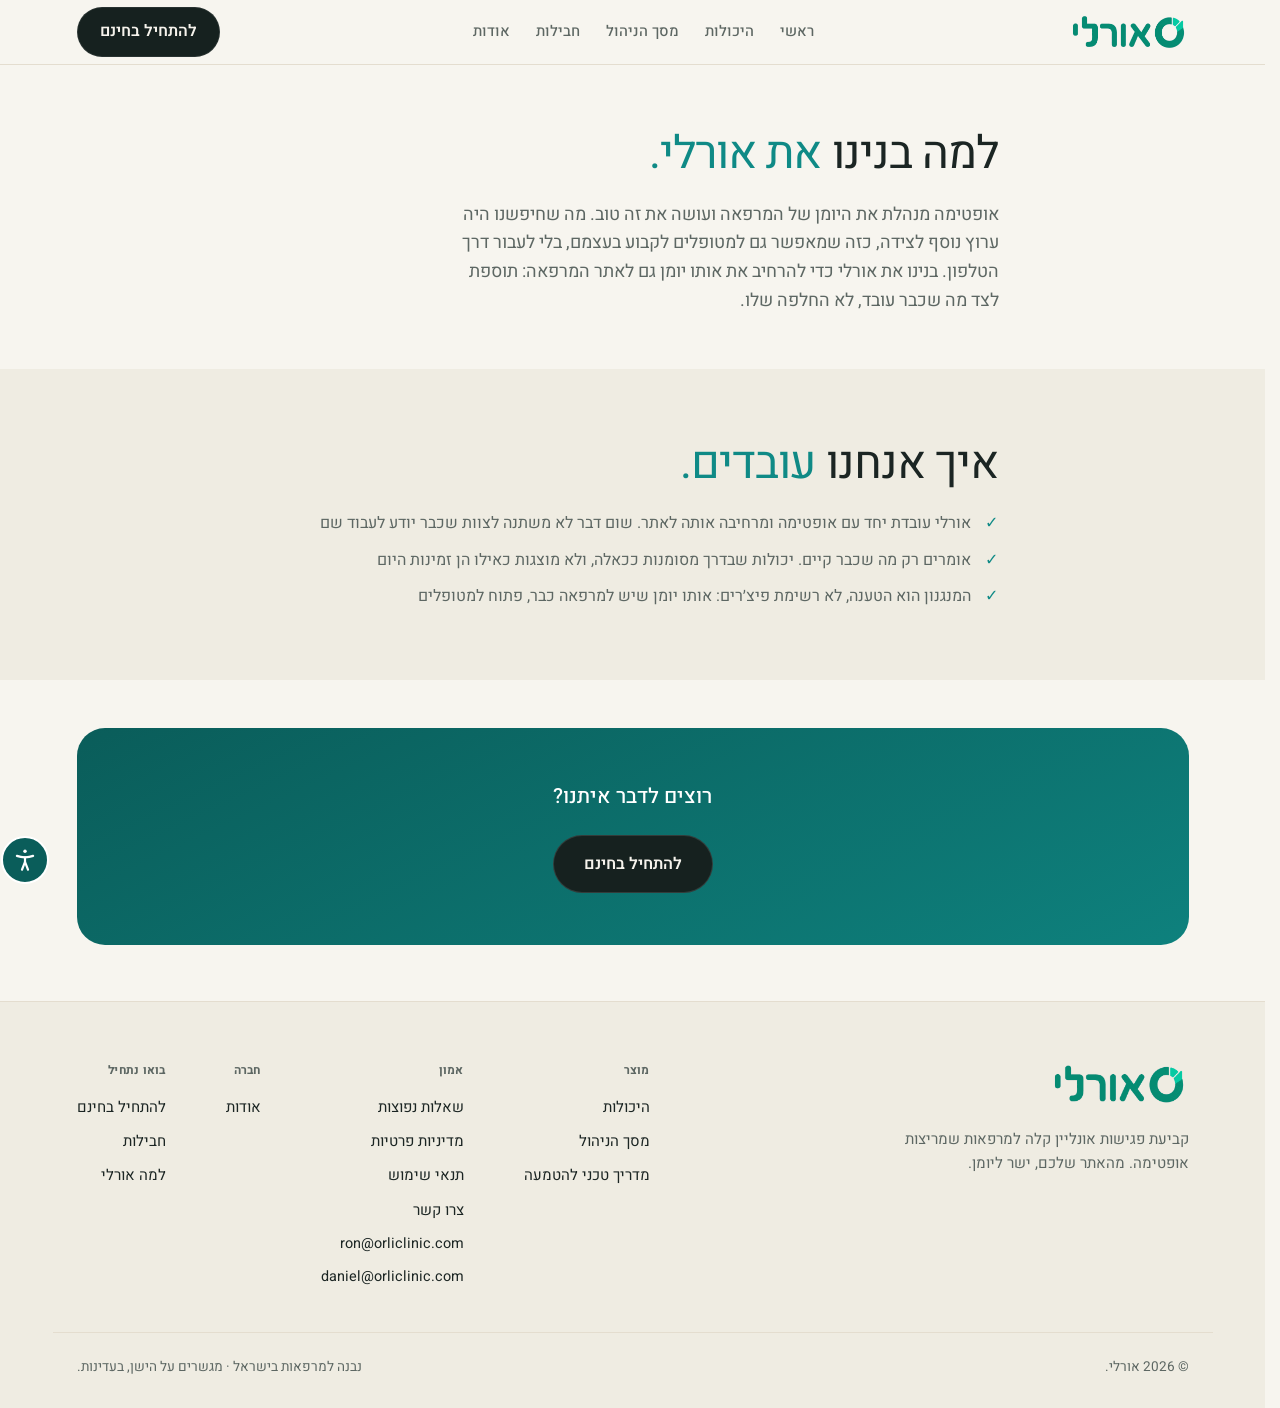
<file: about.html>
<!DOCTYPE html>
<html lang="he" dir="rtl">
<head>
  <meta charset="UTF-8" />
  <meta name="viewport" content="width=device-width, initial-scale=1.0, viewport-fit=cover" />
  <script>
    document.documentElement.classList.add('js');
    // styles.css hides every reveal target behind this class, and only
    // script.js ever unhides them. If that file does not arrive — a 404, a
    // dropped connection, a blocked request — the class would leave each
    // page's headlines, leads and lists at opacity 0 with nothing coming to
    // reveal them. script.js sets data-reveal-ready the moment it takes over;
    // if it hasn't, give up the effect and show the page as plain text.
    setTimeout(function () {
      var d = document.documentElement;
      if (!d.hasAttribute('data-reveal-ready')) d.classList.remove('js');
    }, 3000);
  </script>
  <meta name="description" content="למה בנינו את אורלי: לפתוח למטופלים את יומן האופטימה שכבר מנהל את המרפאה, כתוספת לצידו ולא כהחלפה. הסיפור והעקרונות שמנחים אותנו." />
  <title>אודות: קביעת תורים אונליין למרפאות אופטימה | אורלי</title>

  <!-- Heebo, self-hosted (styles.css @font-face). Both subsets: every page
       sets Hebrew and Latin (spaces, digits) in it. -->
  <link rel="preload" href="assets/fonts/heebo-v28-hebrew.woff2" as="font" type="font/woff2" crossorigin />
  <link rel="preload" href="assets/fonts/heebo-v28-latin.woff2" as="font" type="font/woff2" crossorigin />
  <link rel="stylesheet" href="styles.css?v=20261023a" />
  <link rel="stylesheet" href="a11y.css?v=20261022e" />
  <link rel="icon" href="/favicon.ico" sizes="any" />
  <link rel="icon" type="image/png" sizes="64x64" href="assets/brand/favicon-64.png" />
  <link rel="apple-touch-icon" href="assets/brand/apple-touch-icon.png" />

  <link rel="canonical" href="https://orliclinic.com/about" />
  <meta name="theme-color" content="#0f8a86" />

  <!-- Link previews. PRODUCT.md's second audience reaches this site because
       the decision-maker sends them a link, so a bare URL in WhatsApp or
       email is a lost handoff. -->
  <meta property="og:type" content="website" />
  <meta property="og:site_name" content="אורלי" />
  <meta property="og:locale" content="he_IL" />
  <meta property="og:url" content="https://orliclinic.com/about" />
  <meta property="og:title" content="אודות: קביעת תורים אונליין למרפאות אופטימה | אורלי" />
  <meta property="og:description" content="למה בנינו את אורלי: לפתוח למטופלים את יומן האופטימה שכבר מנהל את המרפאה, כתוספת לצידו ולא כהחלפה. הסיפור והעקרונות שמנחים אותנו." />
  <meta property="og:image" content="https://orliclinic.com/assets/brand/orli-og.png" />
  <meta property="og:image:width" content="1200" />
  <meta property="og:image:height" content="630" />
  <meta property="og:image:alt" content="אורלי · קביעת פגישה באתר המרפאה, ישר ליומן האופטימה" />
  <meta name="twitter:card" content="summary_large_image" />
  <meta name="twitter:title" content="אודות: קביעת תורים אונליין למרפאות אופטימה | אורלי" />
  <meta name="twitter:description" content="למה בנינו את אורלי: לפתוח למטופלים את יומן האופטימה שכבר מנהל את המרפאה, כתוספת לצידו ולא כהחלפה. הסיפור והעקרונות שמנחים אותנו." />
  <meta name="twitter:image" content="https://orliclinic.com/assets/brand/orli-og.png" />
  <!-- Structured data for search and answer engines. Every fact here is
       on this page or on the site; keep it in step with the copy (the
       FAQ text must match the visible FAQ word for word). -->
  <script type="application/ld+json">
  {
    "@context": "https://schema.org",
    "@graph": [
      {
        "@type": "AboutPage",
        "@id": "https://orliclinic.com/about#webpage",
        "url": "https://orliclinic.com/about",
        "name": "אודות: קביעת תורים אונליין למרפאות אופטימה | אורלי",
        "description": "למה בנינו את אורלי: לפתוח למטופלים את יומן האופטימה שכבר מנהל את המרפאה, כתוספת לצידו ולא כהחלפה. הסיפור והעקרונות שמנחים אותנו.",
        "inLanguage": "he",
        "isPartOf": {
          "@id": "https://orliclinic.com/#website"
        },
        "about": {
          "@id": "https://orliclinic.com/#software"
        },
        "breadcrumb": {
          "@id": "https://orliclinic.com/about#breadcrumb"
        }
      },
      {
        "@type": "BreadcrumbList",
        "@id": "https://orliclinic.com/about#breadcrumb",
        "itemListElement": [
          {
            "@type": "ListItem",
            "position": 1,
            "name": "ראשי",
            "item": "https://orliclinic.com/"
          },
          {
            "@type": "ListItem",
            "position": 2,
            "name": "אודות",
            "item": "https://orliclinic.com/about"
          }
        ]
      }
    ]
  }
  </script>
  <!-- Accessibility menu. In the head so the visitor's saved settings are
       applied before the first paint, and before the scripts that animate. -->
  <script src="a11y.js?v=20261019h"></script>
</head>
<body>
  <span id="top" aria-hidden="true"></span>

  <!-- TOP NAV -->
  <header class="nav">
    <div class="wrap">
      <div class="nav-pill">
        <a href="/#top" class="brand" aria-label="אורלי, לדף הבית">
          <img class="brand-logo brand-logo--he" src="assets/brand/orli-wordmark-he.png?v=20261019h" width="480" height="151" alt="אורלי" />
        </a>
        <nav class="nav-links" id="navMenu" aria-label="ניווט ראשי">
          <a href="/">ראשי</a>
          <a href="/features">היכולות</a>
          <a href="/panel">מסך הניהול</a>
          <a href="/pricing">חבילות</a>
          <a href="/about" aria-current="page">אודות</a>
        </nav>
        <button class="nav-toggle" type="button" id="navToggle"
                aria-expanded="false" aria-controls="navMenu" aria-label="תפריט">
          <span class="nav-toggle-bar"></span>
          <span class="nav-toggle-bar"></span>
          <span class="nav-toggle-bar"></span>
        </button>
        <div class="nav-cta">
          <a data-start-cta data-demo-cta href="/#contact" class="btn-dark">להתחיל בחינם</a>
        </div>
      </div>
    </div>
  </header>

  <main>
    <section class="section page-head">
      <div class="wrap narrow">
        <h1 class="display display--page">למה בנינו <span class="ital">את אורלי.</span></h1>
        <p class="section-lead section-lead--intro">אופטימה מנהלת את היומן של המרפאה ועושה את זה טוב. מה שחיפשנו היה ערוץ נוסף לצידה, כזה שמאפשר גם למטופלים לקבוע בעצמם, בלי לעבור דרך הטלפון. בנינו את אורלי כדי להרחיב את אותו יומן גם לאתר המרפאה: תוספת לצד מה שכבר עובד, לא החלפה שלו.</p>
      </div>
    </section>

    <section class="section alt">
      <div class="wrap narrow">
        <h2 class="display display--sub">איך אנחנו <span class="ital">עובדים.</span></h2>
        <ul class="check-list">
          <li>אורלי עובדת יחד עם אופטימה ומרחיבה אותה לאתר. שום דבר לא משתנה לצוות שכבר יודע לעבוד שם</li>
          <li>אומרים רק מה שכבר קיים. יכולות שבדרך מסומנות ככאלה, ולא מוצגות כאילו הן זמינות היום</li>
          <li>המנגנון הוא הטענה, לא רשימת פיצ׳רים: אותו יומן שיש למרפאה כבר, פתוח למטופלים</li>
        </ul>
      </div>
    </section>

    <!-- The closing band, as on the home page: teal, opens once as it
         comes into view (script.js "closing band", styles.css .cta-box). -->
    <section class="cta-band cta-band--tail">
      <div class="wrap">
        <div class="cta-box" data-cta-box>
          <div class="cta-bg" aria-hidden="true"></div>
          <div class="cta-inner narrow center">
            <p class="cta-lead cta-lead--tail">רוצים לדבר איתנו?</p>
            <div class="cta-actions">
              <a data-start-cta data-demo-cta href="/#contact" class="btn-dark lg">להתחיל בחינם</a>
            </div>
          </div>
        </div>
      </div>
    </section>
  </main>

  <!-- FOOTER -->
  <footer class="footer">
    <div class="wrap footer-inner">
      <div class="footer-brand">
        <a href="/#top" class="brand" aria-label="אורלי, לדף הבית">
          <img class="brand-logo brand-logo--he brand-logo--footer" loading="lazy" decoding="async" src="assets/brand/orli-wordmark-he.png?v=20261019h" width="480" height="151" alt="אורלי" />
        </a>
        <p>קביעת פגישות אונליין קלה למרפאות שמריצות אופטימה. מהאתר שלכם, ישר ליומן.</p>
      </div>
      <nav class="footer-cols" aria-label="ניווט תחתון">
        <div class="footer-col">
          <h3 class="footer-col-h">מוצר</h3>
          <a href="/features">היכולות</a>
          <a href="/panel">מסך הניהול</a>
          <a href="/integration">מדריך טכני להטמעה</a>
        </div>
        <div class="footer-col">
          <h3 class="footer-col-h">אמון</h3>
          <a href="/#faq">שאלות נפוצות</a>
          <a href="/privacy">מדיניות פרטיות</a>
          <a href="/terms">תנאי שימוש</a>
          <a href="/#contact" data-contact-open>צרו קשר</a>
          <a href="mailto:ron@orliclinic.com" class="footer-mail" dir="ltr">ron@orliclinic.com</a>
          <a href="mailto:daniel@orliclinic.com" class="footer-mail" dir="ltr">daniel@orliclinic.com</a>
        </div>
        <div class="footer-col">
          <h3 class="footer-col-h">חברה</h3>
          <a href="/about">אודות</a>
        </div>
        <div class="footer-col">
          <h3 class="footer-col-h">בואו נתחיל</h3>
          <a data-start-cta data-demo-cta href="/#contact">להתחיל בחינם</a>
          <a href="/pricing">חבילות</a>
          <a href="/#compare">למה אורלי</a>
        </div>
      </nav>
    </div>
    <div class="wrap footer-bottom">
      <span>© <span id="year"></span> אורלי.</span>
      <span>נבנה למרפאות בישראל · מגשרים על הישן, בעדינות.</span>
    </div>
  </footer>

  <script src="script.js?v=20261023a"></script>
</body>
</html>
</file>
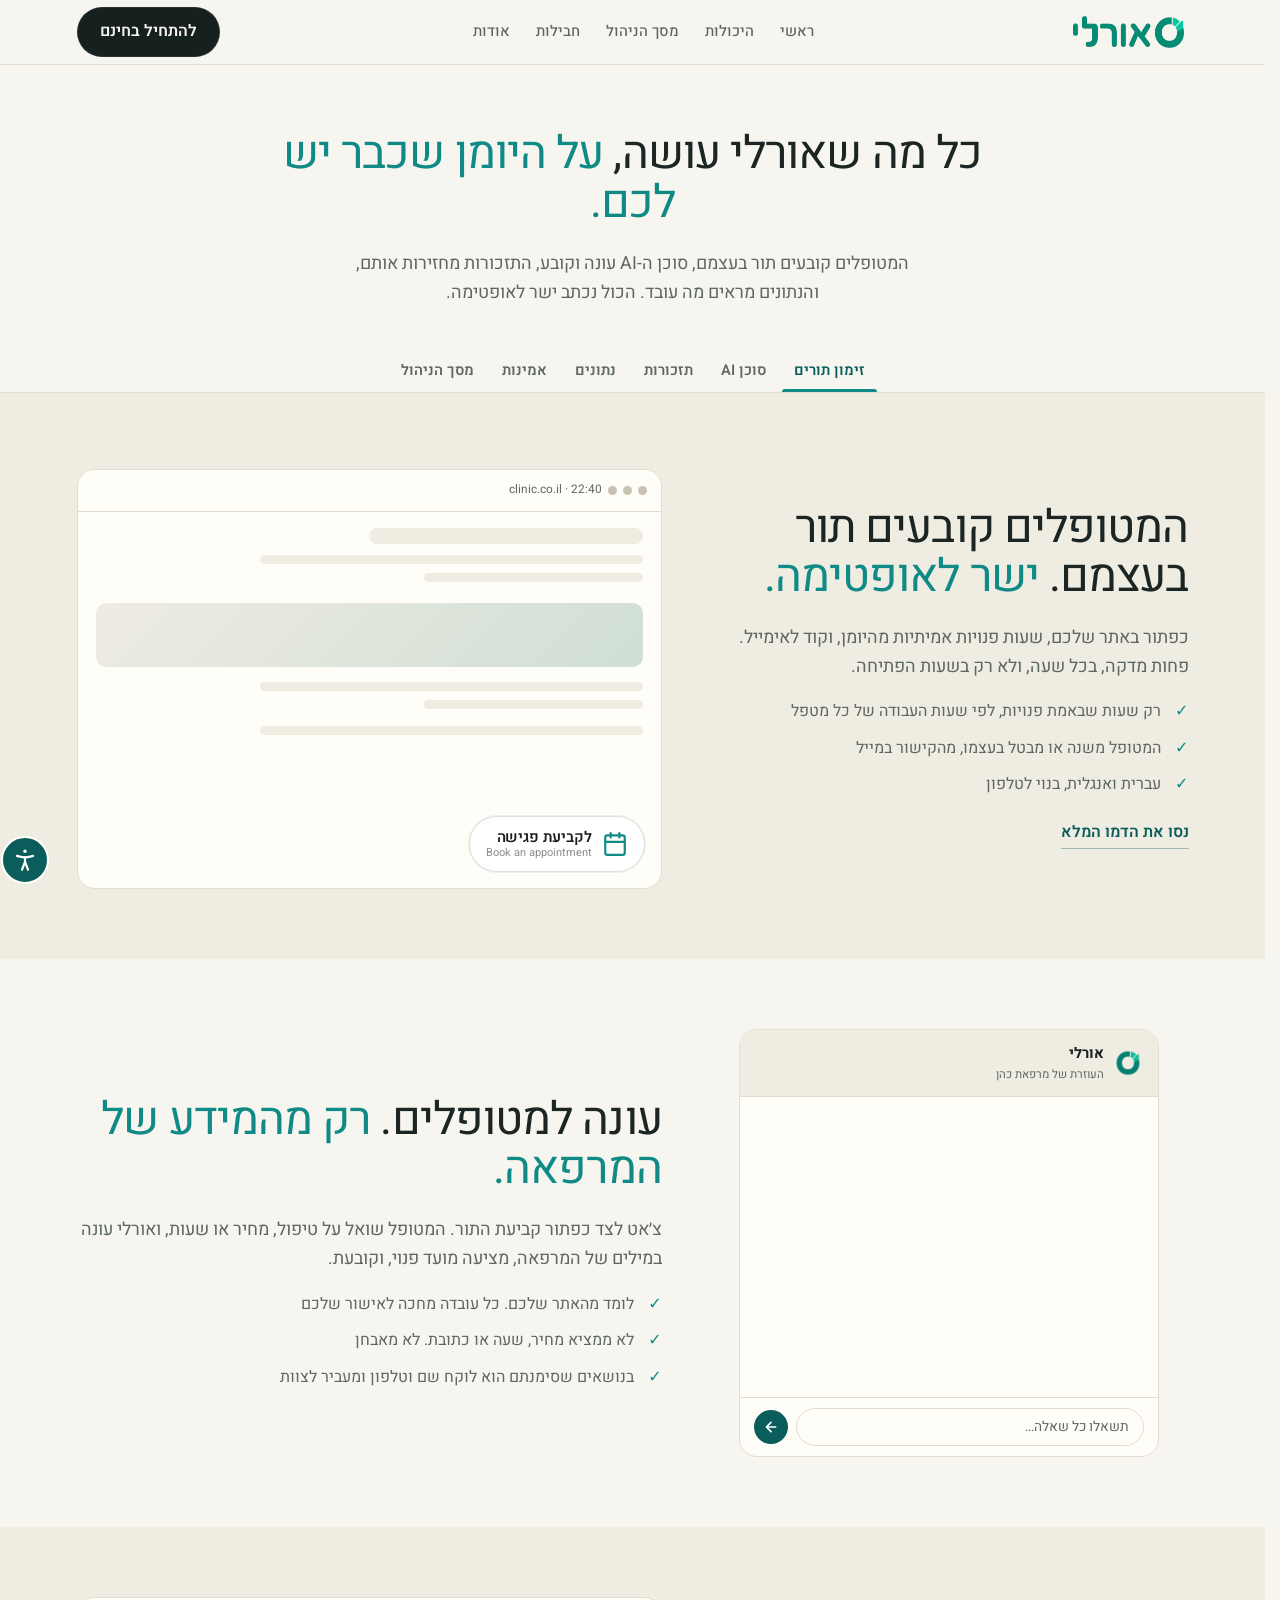
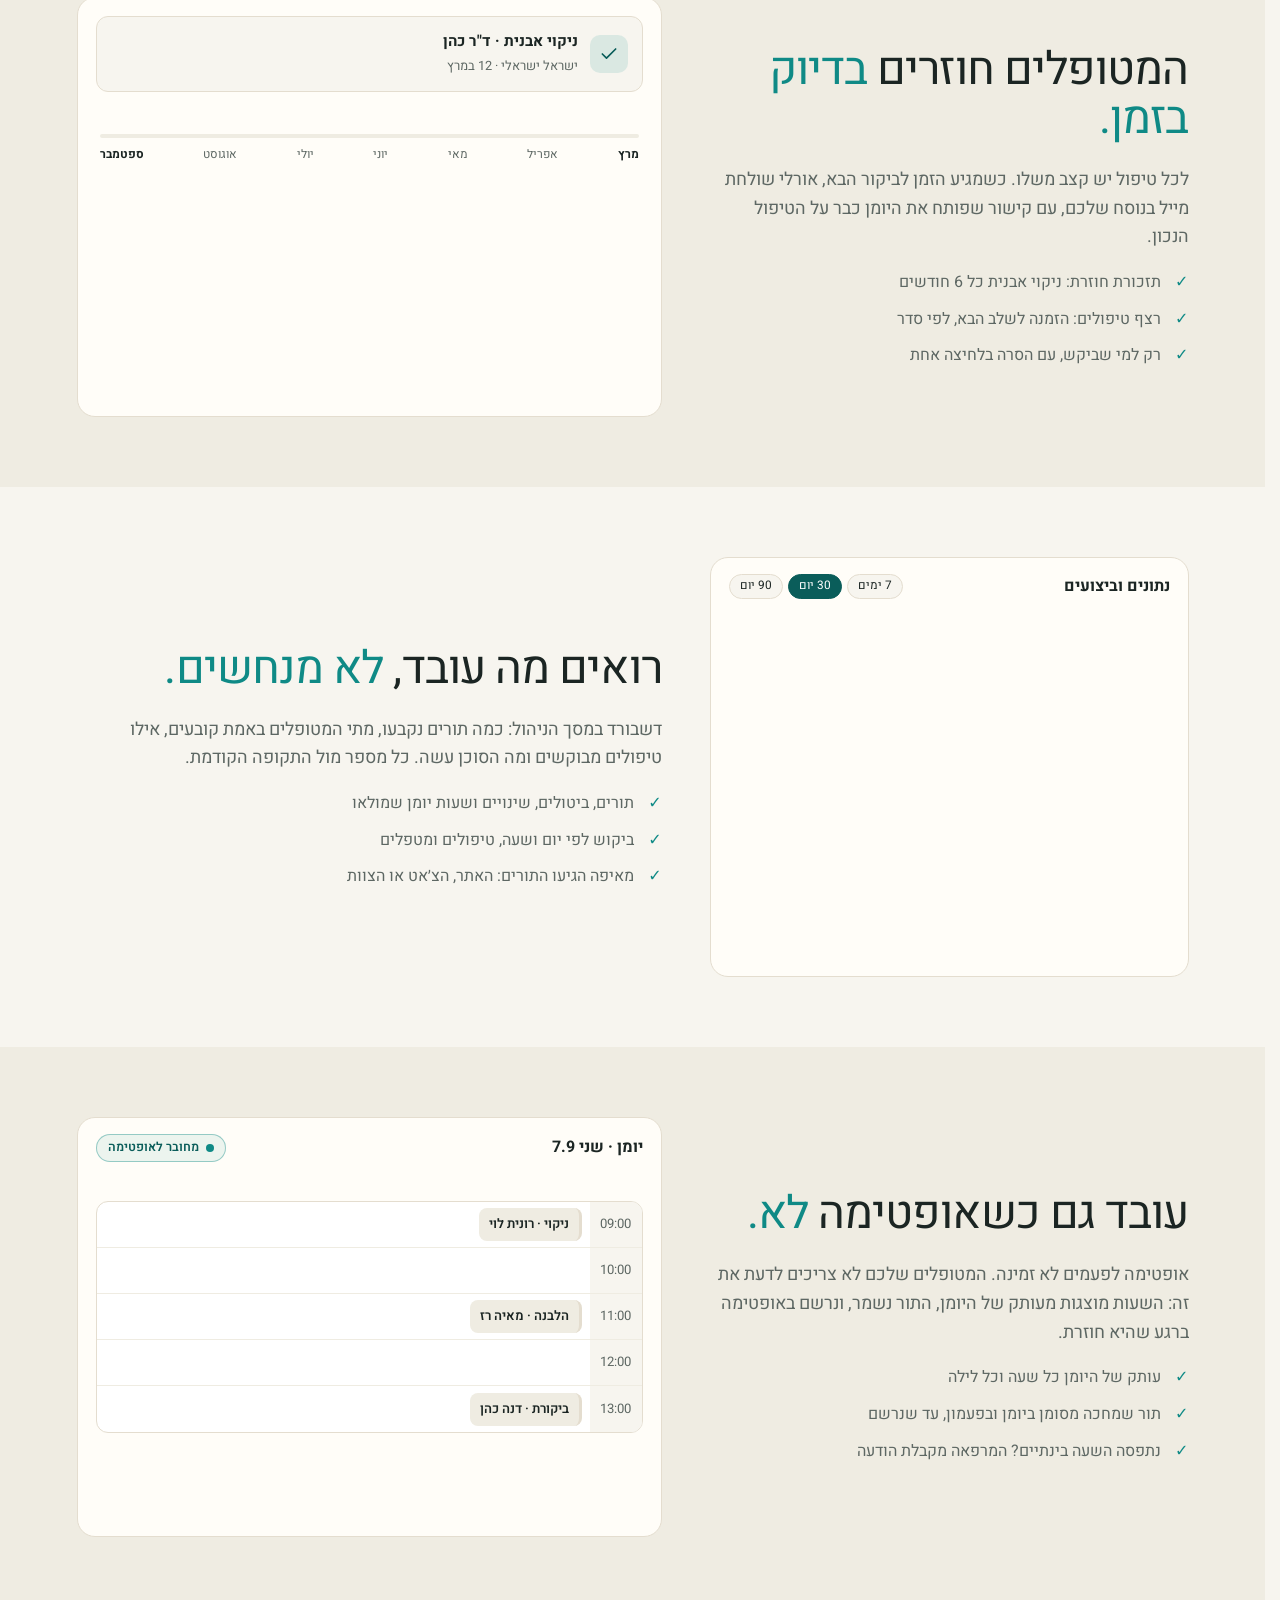
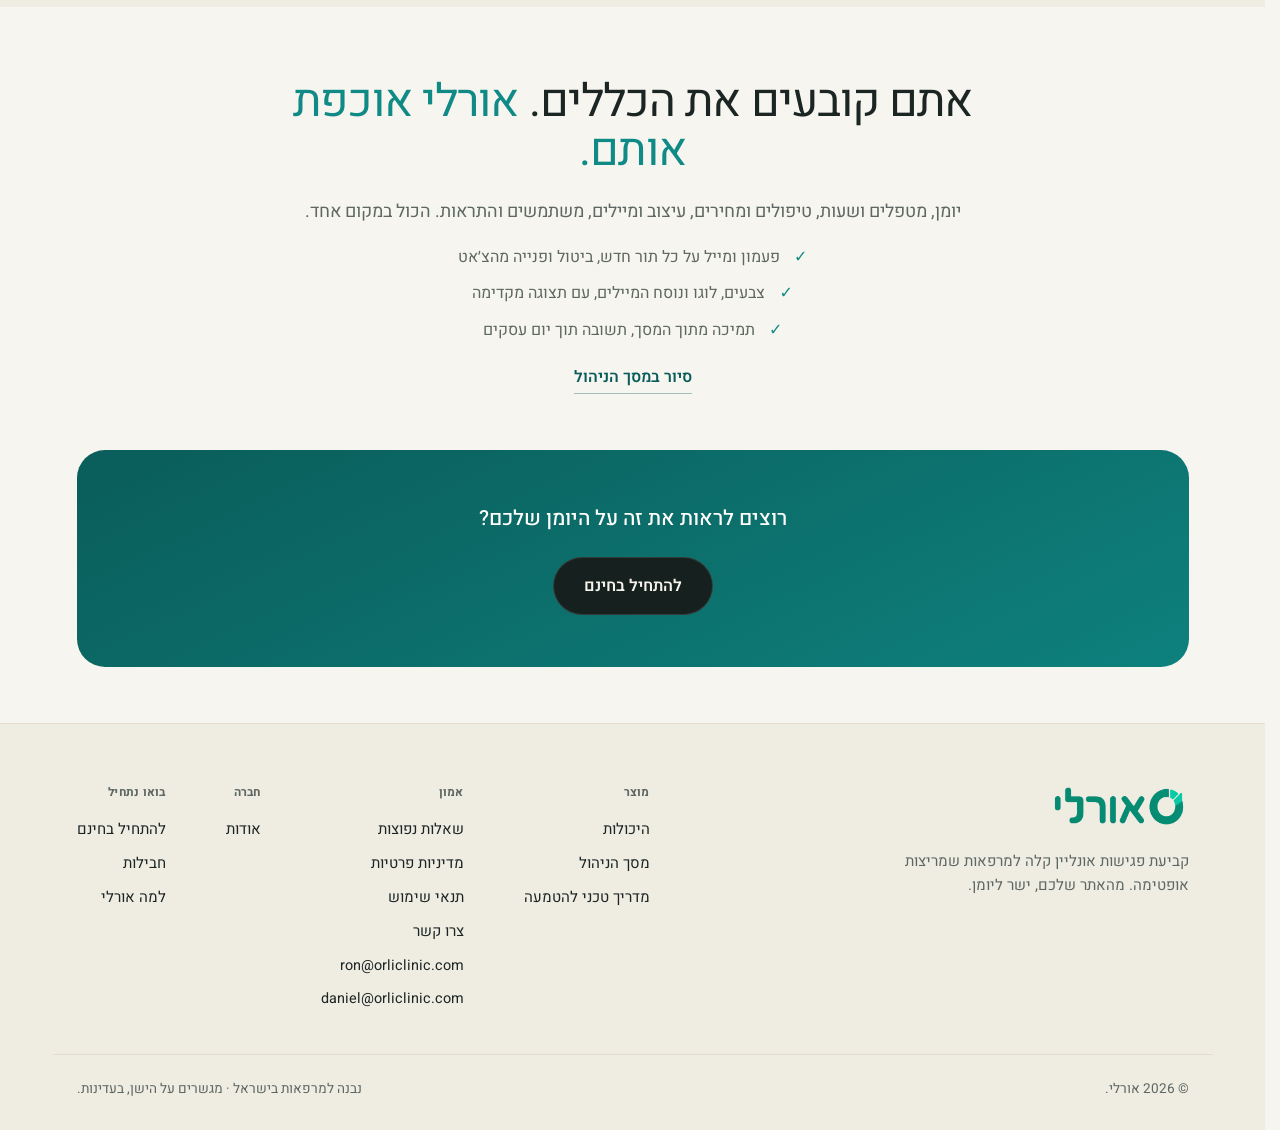
<file: features.html>
<!DOCTYPE html>
<html lang="he" dir="rtl">
<head>
  <meta charset="UTF-8" />
  <meta name="viewport" content="width=device-width, initial-scale=1.0, viewport-fit=cover" />
  <script>
    document.documentElement.classList.add('js');
    // styles.css hides every reveal target behind this class, and only
    // script.js ever unhides them. If that file does not arrive — a 404, a
    // dropped connection, a blocked request — the class would leave each
    // page's headlines, leads and lists at opacity 0 with nothing coming to
    // reveal them. script.js sets data-reveal-ready the moment it takes over;
    // if it hasn't, give up the effect and show the page as plain text.
    setTimeout(function () {
      var d = document.documentElement;
      if (!d.hasAttribute('data-reveal-ready')) d.classList.remove('js');
    }, 3000);
  </script>
  <meta name="description" content="זימון תורים מהאתר ישר לאופטימה, סוכן AI שעונה למטופלים וקובע תורים, תזכורות במייל לביקור הבא, ונתונים על המרפאה. כל מה שאורלי עושה." />
  <title>קביעת תורים, סוכן AI ותזכורות למרפאות | אורלי</title>

  <!-- Heebo, self-hosted (styles.css @font-face). Both subsets: every page
       sets Hebrew and Latin (spaces, digits) in it. -->
  <link rel="preload" href="assets/fonts/heebo-v28-hebrew.woff2" as="font" type="font/woff2" crossorigin />
  <link rel="preload" href="assets/fonts/heebo-v28-latin.woff2" as="font" type="font/woff2" crossorigin />
  <link rel="stylesheet" href="styles.css?v=20261023a" />
  <link rel="stylesheet" href="a11y.css?v=20261022e" />
  <link rel="stylesheet" href="films.css?v=20261019h" />
  <link rel="icon" href="/favicon.ico" sizes="any" />
  <link rel="icon" type="image/png" sizes="64x64" href="assets/brand/favicon-64.png" />
  <link rel="apple-touch-icon" href="assets/brand/apple-touch-icon.png" />

  <link rel="canonical" href="https://orliclinic.com/features" />
  <meta name="theme-color" content="#0f8a86" />

  <!-- Link previews. PRODUCT.md's second audience reaches this site because
       the decision-maker sends them a link, so a bare URL in WhatsApp or
       email is a lost handoff. -->
  <meta property="og:type" content="website" />
  <meta property="og:site_name" content="אורלי" />
  <meta property="og:locale" content="he_IL" />
  <meta property="og:url" content="https://orliclinic.com/features" />
  <meta property="og:title" content="קביעת תורים, סוכן AI ותזכורות למרפאות | אורלי" />
  <meta property="og:description" content="זימון תורים מהאתר ישר לאופטימה, סוכן AI שעונה למטופלים וקובע תורים, תזכורות במייל לביקור הבא, ונתונים על המרפאה. כל מה שאורלי עושה." />
  <meta property="og:image" content="https://orliclinic.com/assets/brand/orli-og.png" />
  <meta property="og:image:width" content="1200" />
  <meta property="og:image:height" content="630" />
  <meta property="og:image:alt" content="אורלי · קביעת פגישה באתר המרפאה, ישר ליומן האופטימה" />
  <meta name="twitter:card" content="summary_large_image" />
  <meta name="twitter:title" content="קביעת תורים, סוכן AI ותזכורות למרפאות | אורלי" />
  <meta name="twitter:description" content="זימון תורים מהאתר ישר לאופטימה, סוכן AI שעונה למטופלים וקובע תורים, תזכורות במייל לביקור הבא, ונתונים על המרפאה. כל מה שאורלי עושה." />
  <meta name="twitter:image" content="https://orliclinic.com/assets/brand/orli-og.png" />
  <!-- Structured data for search and answer engines. Every fact here is
       on this page or on the site; keep it in step with the copy (the
       FAQ text must match the visible FAQ word for word). -->
  <script type="application/ld+json">
  {
    "@context": "https://schema.org",
    "@graph": [
      {
        "@type": "WebPage",
        "@id": "https://orliclinic.com/features#webpage",
        "url": "https://orliclinic.com/features",
        "name": "קביעת תורים, סוכן AI ותזכורות למרפאות | אורלי",
        "description": "זימון תורים מהאתר ישר לאופטימה, סוכן AI שעונה למטופלים וקובע תורים, תזכורות במייל לביקור הבא, ונתונים על המרפאה. כל מה שאורלי עושה.",
        "inLanguage": "he",
        "isPartOf": {
          "@id": "https://orliclinic.com/#website"
        },
        "about": {
          "@id": "https://orliclinic.com/#software"
        },
        "breadcrumb": {
          "@id": "https://orliclinic.com/features#breadcrumb"
        }
      },
      {
        "@type": "BreadcrumbList",
        "@id": "https://orliclinic.com/features#breadcrumb",
        "itemListElement": [
          {
            "@type": "ListItem",
            "position": 1,
            "name": "ראשי",
            "item": "https://orliclinic.com/"
          },
          {
            "@type": "ListItem",
            "position": 2,
            "name": "היכולות",
            "item": "https://orliclinic.com/features"
          }
        ]
      }
    ]
  }
  </script>
  <!-- Accessibility menu. In the head so the visitor's saved settings are
       applied before the first paint, and before the scripts that animate. -->
  <script src="a11y.js?v=20261019h"></script>
</head>
<body>
  <span id="top" aria-hidden="true"></span>
  <!-- TOP NAV -->
  <header class="nav">
    <div class="wrap">
      <div class="nav-pill">
        <a href="/#top" class="brand" aria-label="אורלי, לדף הבית">
          <img class="brand-logo brand-logo--he" src="assets/brand/orli-wordmark-he.png?v=20261019h" width="480" height="151" alt="אורלי" />
        </a>
        <nav class="nav-links" id="navMenu" aria-label="ניווט ראשי">
          <a href="/">ראשי</a>
          <a href="/features" aria-current="page">היכולות</a>
          <a href="/panel">מסך הניהול</a>
          <a href="/pricing">חבילות</a>
          <a href="/about">אודות</a>
        </nav>
        <button class="nav-toggle" type="button" id="navToggle"
                aria-expanded="false" aria-controls="navMenu" aria-label="תפריט">
          <span class="nav-toggle-bar"></span>
          <span class="nav-toggle-bar"></span>
          <span class="nav-toggle-bar"></span>
        </button>
        <div class="nav-cta">
          <a data-start-cta data-demo-cta href="/#contact" class="btn-dark">להתחיל בחינם</a>
        </div>
      </div>
    </div>
  </header>

  <main>
    <section class="section page-head page-head--short">
      <div class="wrap narrow center">
        <h1 class="display display--page">כל מה שאורלי עושה, <span class="ital">על היומן שכבר יש לכם.</span></h1>
        <p class="section-lead section-lead--intro center">המטופלים קובעים תור בעצמם, סוכן ה-AI עונה וקובע, התזכורות מחזירות אותם, והנתונים מראים מה עובד. הכול נכתב ישר לאופטימה.</p>
      </div>
    </section>

    <!-- Chapter links. Sticky under the nav; films.js marks the chapter on
         screen. -->
    <nav class="chapter-nav" aria-label="פרקי העמוד">
      <div class="wrap">
        <a href="#booking">זימון תורים</a>
        <a href="#agent">סוכן AI</a>
        <a href="#automations">תזכורות</a>
        <a href="#analytics">נתונים</a>
        <a href="#reliability">אמינות</a>
        <a href="#admin">מסך הניהול</a>
      </div>
    </nav>

    <!-- BOOKING. The film is the home page's journey film (script.js,
         [data-bridge]), markup copied from index.html by tools/build. -->
    <section class="section alt chapter" id="booking">
      <div class="wrap chapter-grid">
        <div>
          <h2 class="display display--sub">המטופלים קובעים תור בעצמם. <span class="ital">ישר לאופטימה.</span></h2>
          <p class="section-lead">כפתור באתר שלכם, שעות פנויות אמיתיות מהיומן, וקוד לאימייל. פחות מדקה, בכל שעה, ולא רק בשעות הפתיחה.</p>
          <ul class="check-list">
            <li>רק שעות שבאמת פנויות, לפי שעות העבודה של כל מטפל</li>
            <li>המטופל משנה או מבטל בעצמו, מהקישור במייל</li>
            <li>עברית ואנגלית, בנוי לטלפון</li>
          </ul>
          <a class="chapter-link" href="/#demo">נסו את הדמו המלא</a>
        </div>
        <div class="bridge" data-bridge>
          <div class="bridge-movie" role="img" aria-label="המסע של המטופל: מהכפתור באתר המרפאה ועד הפגישה ביומן האופטימה">
            <div class="bridge-site bm-site " dir="rtl">
              <div class="bs-bar" aria-hidden="true"><span></span><span></span><span></span><i>clinic.co.il · 22:40</i></div>
              <div class="bs-page">
                <div class="bs-skel bs-skel--h" aria-hidden="true"></div>
                <div class="bs-skel" aria-hidden="true"></div>
                <div class="bs-skel bs-skel--short" aria-hidden="true"></div>
                <div class="bs-hero" aria-hidden="true"></div>
                <div class="bs-skel" aria-hidden="true"></div>
                <div class="bs-skel bs-skel--short" aria-hidden="true"></div>
                <div class="bs-skel" aria-hidden="true"></div>
                <div class="bs-backdrop" aria-hidden="true"></div>
                <div class="bridge-widget">
                  <div class="bw-pick">
                    <div class="bw-title">בחרו שעה</div>
                    <div class="bw-date">יום ראשון, 6 בספטמבר</div>
                    <div class="bw-slots">
                      <span>09:30</span>
                      <span class="bw-target" data-bridge-from="movie">10:30<i class="bw-tap" aria-hidden="true"></i></span>
                      <span>12:00</span>
                      <span>14:00</span>
                    </div>
                    <div class="bw-btn">אישור הזמנה</div>
                  </div>
                  <!-- The widget's own success screen, as SuccessStep.vue draws it. -->
                  <div class="bw-confirm" aria-hidden="true">
                    <div class="bw-check"><svg viewBox="0 0 24 24" fill="none" stroke="currentColor" stroke-width="2.5" stroke-linecap="round" stroke-linejoin="round" aria-hidden="true"><path d="M5 13l4 4L19 7"/></svg></div>
                    <div class="bw-confirm-title">הפגישה נקבעה!</div>
                    <dl class="bw-summary">
                      <dt>טיפול</dt><dd>ייעוץ · ד"ר כהן</dd>
                      <dt>מועד</dt><dd>יום ראשון, 6 בספטמבר · 10:30</dd>
                    </dl>
                    <div class="bw-mailed"><svg width="13" height="13" viewBox="0 0 24 24" fill="none" stroke="currentColor" stroke-width="2" stroke-linecap="round" stroke-linejoin="round" aria-hidden="true"><rect x="3" y="5" width="18" height="14" rx="2"/><path d="m3 7 9 6 9-6"/></svg>אישור נשלח לאימייל</div>
                  </div>
                </div>
                <div class="bs-launcher bs-launcher--pill" dir="ltr">
                  <span class="bs-launcher-icon"><svg width="26" height="26" viewBox="0 0 24 24" fill="none" stroke="currentColor" stroke-width="2" stroke-linecap="round" stroke-linejoin="round" aria-hidden="true"><rect x="3" y="4" width="18" height="18" rx="2"/><line x1="16" y1="2" x2="16" y2="6"/><line x1="8" y1="2" x2="8" y2="6"/><line x1="3" y1="10" x2="21" y2="10"/></svg></span>
                  <span class="bs-launcher-label"><span class="bs-launcher-he">לקביעת פגישה</span><span class="bs-launcher-en">Book an appointment</span></span>
                  <i class="bw-tap" aria-hidden="true"></i>
                </div>
                <div class="bs-launcher bs-launcher--open" aria-hidden="true"><svg width="22" height="22" viewBox="0 0 24 24" fill="none" stroke="currentColor" stroke-width="2" stroke-linecap="round" aria-hidden="true"><line x1="18" y1="6" x2="6" y2="18"/><line x1="6" y1="6" x2="18" y2="18"/></svg></div>
              </div>
            </div>
            <div class="bm-shade" aria-hidden="true"></div>
            <div class="bridge-cal bm-cal" dir="rtl">
              <div class="bc-head"><strong>היומן באופטימה</strong><span>יום ראשון 6.9 · ד"ר כהן</span></div>
              <div class="bc-row"><span class="bc-time">09:00</span><span class="bc-appt is-existing">ניקוי שיניים · רונית לוי</span></div>
              <div class="bc-row"><span class="bc-time">09:30</span></div>
              <div class="bc-row"><span class="bc-time">10:00</span><span class="bc-appt is-existing">ייעוץ · יוסי מזרחי</span></div>
              <div class="bc-row"><span class="bc-time">10:30</span><span class="bc-appt bc-appt--site" data-bridge-to="movie"><svg width="12" height="12" viewBox="0 0 24 24" fill="none" stroke="currentColor" stroke-width="2.2" stroke-linecap="round" stroke-linejoin="round" aria-hidden="true"><circle cx="12" cy="12" r="10"/><line x1="2" y1="12" x2="22" y2="12"/><path d="M12 2a15.3 15.3 0 0 1 4 10 15.3 15.3 0 0 1-4 10 15.3 15.3 0 0 1-4-10 15.3 15.3 0 0 1 4-10z"/></svg>ייעוץ · ישראל ישראלי</span></div>
              <div class="bc-row"><span class="bc-time">11:00</span><span class="bc-appt is-existing">ביקורת · דנה כהן</span></div>
              <div class="bc-row"><span class="bc-time">11:30</span></div>
            </div>
          </div>
        </div>
      </div>
    </section>

    <!-- AGENT. One conversation that plays itself out (films.js "chat"):
         Orli's lines wait behind typing dots. SOURCE: orli-calendar
         widget ChatStep.vue and the agent's permissions in AgentView.vue. -->
    <section class="section chapter chapter--flip" id="agent">
      <div class="wrap chapter-grid">
        <div>
          <h2 class="display display--sub">עונה למטופלים. <span class="ital">רק מהמידע של המרפאה.</span></h2>
          <p class="section-lead">צ׳אט לצד כפתור קביעת התור. המטופל שואל על טיפול, מחיר או שעות, ואורלי עונה במילים של המרפאה, מציעה מועד פנוי, וקובעת.</p>
          <ul class="check-list">
            <li>לומד מהאתר שלכם. כל עובדה מחכה לאישור שלכם</li>
            <li>לא ממציא מחיר, שעה או כתובת. לא מאבחן</li>
            <li>בנושאים שסימנתם הוא לוקח שם וטלפון ומעביר לצוות</li>
          </ul>
        </div>
        <div class="film film-chat" data-film="chat" role="img" aria-label="שיחה עם אורלי: המטופל שואל מה כולל ייעוץ ראשוני, אורלי עונה מהמידע של המרפאה, מציעה שעות פנויות, והתור נקבע">
          <div class="film-frame">
            <div class="film-bar"><img src="assets/brand/favicon-64.png" alt="" width="64" height="64" /><div><b>אורלי</b><small>העוזרת של מרפאת כהן</small></div></div>
            <div class="fc-body">
              <div class="fc-msg bot">היי, אני אורלי, העוזרת של מרפאת כהן 👋 אני כאן לכל שאלה על הטיפולים, על המרפאה או על קביעת תור.</div>
              <div class="fc-msg me">מה כולל ייעוץ ראשוני?</div>
              <div class="fc-msg bot">פגישת היכרות של כחצי שעה: בודקים, שומעים מה חשוב לכם, ובסוף מקבלים תוכנית טיפול והצעת מחיר. רוצים שאבדוק מתי יש מקום פנוי השבוע?<div class="fc-cardlet"><b>ייעוץ ראשוני · 30 דק׳</b><small>ד"ר כהן</small></div></div>
              <div class="fc-msg me">כן, אחרי 16:00 אם אפשר</div>
              <div class="fc-msg bot" data-pick-after>אלה השעות הפנויות אצל ד"ר כהן ביום רביעי, 23 בספטמבר:<div class="fc-slots"><span>16:00</span><span data-pick>16:30</span><span>17:30</span><span>18:00</span></div></div>
              <div class="fc-msg bot">הפגישה נקבעה. אישור נשלח לאימייל.<div class="fc-cardlet"><b>ייעוץ ראשוני · ד"ר כהן</b><small>יום רביעי, 23 בספטמבר · 16:30</small></div></div>
              <div class="fc-typing" aria-hidden="true"><span></span><span></span><span></span></div>
            </div>
            <div class="fc-input" aria-hidden="true"><span>תשאלו כל שאלה…</span><i></i></div>
          </div>
        </div>
      </div>
    </section>

    <!-- AUTOMATIONS. The months pass, the clinic's email arrives, one tap,
         the booking panel opens on the right treatment. SOURCE:
         AutomationsView.vue (recurring reminder), follow_up_service.py. -->
    <section class="section alt chapter" id="automations">
      <div class="wrap chapter-grid">
        <div>
          <h2 class="display display--sub">המטופלים חוזרים <span class="ital">בדיוק בזמן.</span></h2>
          <p class="section-lead">לכל טיפול יש קצב משלו. כשמגיע הזמן לביקור הבא, אורלי שולחת מייל בנוסח שלכם, עם קישור שפותח את היומן כבר על הטיפול הנכון.</p>
          <ul class="check-list">
            <li>תזכורת חוזרת: ניקוי אבנית כל 6 חודשים</li>
            <li>רצף טיפולים: הזמנה לשלב הבא, לפי סדר</li>
            <li>רק למי שביקש, עם הסרה בלחיצה אחת</li>
          </ul>
        </div>
        <div class="film film-remind" data-film="remind" role="img" aria-label="ביקור מסתיים, עוברים שישה חודשים, המטופל מקבל מייל מהמרפאה עם כפתור לקביעת תור, לוחץ, בוחר שעה, והתור נקבע">
          <div class="film-frame">
            <div class="fr-visit">
              <span class="fr-ico" aria-hidden="true"><svg viewBox="0 0 24 24" fill="none" stroke="currentColor" stroke-width="2" stroke-linecap="round" stroke-linejoin="round"><path d="M20 6 9 17l-5-5"/></svg></span>
              <div><b>ניקוי אבנית · ד"ר כהן</b><small>ישראל ישראלי · 12 במרץ</small></div>
              <span class="fr-done">הפגישה התקיימה</span>
            </div>
            <div class="fr-rail" aria-hidden="true">
              <span class="fr-rail-pin">6 חודשים</span>
              <div class="fr-rail-line"><div class="fr-rail-fill"></div></div>
              <div class="fr-rail-labels"><b>מרץ</b><span>אפריל</span><span>מאי</span><span>יוני</span><span>יולי</span><span>אוגוסט</span><b>ספטמבר</b></div>
            </div>
            <div class="fr-mail f-in">
              <div class="fr-mail-top"><b>מרפאת כהן</b><span>הגיע הזמן לקבוע שוב פגישה</span></div>
              <div class="fr-mail-body">
                <p>שלום ישראל, עברו שישה חודשים מאז <em>ניקוי האבנית</em> האחרון שלך. זה הזמן לביקור הבא, בחרו שעה שנוחה לכם.</p>
                <span class="fr-btn">לקביעת פגישה<i class="f-tap" aria-hidden="true"></i></span>
              </div>
            </div>
            <div class="fr-shade" aria-hidden="true"></div>
            <div class="fr-widget" aria-hidden="true">
              <div class="fr-pick">
                <div class="bw-title">בחרו שעה</div>
                <span class="fr-pre">ניקוי אבנית · ד"ר כהן</span>
                <div class="bw-date">יום ראשון, 14 בספטמבר</div>
                <div class="bw-slots"><span>09:30</span><span data-pick>10:30</span><span>12:00</span></div>
                <div class="bw-btn">אישור הזמנה</div>
              </div>
              <div class="fr-booked">
                <span class="f-check"><svg viewBox="0 0 24 24" fill="none" stroke="currentColor" stroke-width="2.5" stroke-linecap="round" stroke-linejoin="round" aria-hidden="true"><path d="M5 13l4 4L19 7"/></svg></span>
                <b>הפגישה נקבעה!</b>
                <small>ניקוי אבנית · ד"ר כהן · יום ראשון, 14 בספטמבר · 10:30</small>
              </div>
            </div>
          </div>
        </div>
      </div>
    </section>

    <!-- ANALYTICS. The month's tiles count up and the days' bars rise.
         Labels are the admin's own (AnalyticsView.vue, i18n.ts:
         "פגישות שנקבעו", "שעות יומן שמולאו", "ביטולים", "פגישות לפי יום",
         "ממוצע 7 ימים", "לעומת 30 הימים שלפני"). Sample numbers. -->
    <section class="section chapter chapter--flip" id="analytics">
      <div class="wrap chapter-grid">
        <div>
          <h2 class="display display--sub">רואים מה עובד, <span class="ital">לא מנחשים.</span></h2>
          <p class="section-lead">דשבורד במסך הניהול: כמה תורים נקבעו, מתי המטופלים באמת קובעים, אילו טיפולים מבוקשים ומה הסוכן עשה. כל מספר מול התקופה הקודמת.</p>
          <ul class="check-list">
            <li>תורים, ביטולים, שינויים ושעות יומן שמולאו</li>
            <li>ביקוש לפי יום ושעה, טיפולים ומטפלים</li>
            <li>מאיפה הגיעו התורים: האתר, הצ׳אט או הצוות</li>
          </ul>
        </div>
        <div class="film film-stats" data-film="stats" role="img" aria-label="דשבורד בשלושה מסכים: פגישות שנקבעו, שעות יומן שמולאו וביטולים לעומת החודש שלפני עם פגישות לפי יום; מאיפה הגיעו ההזמנות וסוגי הטיפולים; באיזו שעה מטופלים קובעים והגעה לפגישות">
          <div class="film-frame">
            <div class="fs-head"><b>נתונים וביצועים</b><div class="fs-pills" aria-hidden="true"><span>7 ימים</span><span class="on">30 יום</span><span>90 יום</span></div></div>
            <div class="fs-stage">
              <!-- Screen 1: the month in numbers, and the days. -->
              <div class="fs-scene" data-s="1">
                <div class="fs-tiles">
                  <div class="fs-tile"><div class="l">פגישות שנקבעו</div><div class="v" data-count="184">0</div><div class="d">▲ 23% לעומת 30 הימים שלפני</div></div>
                  <div class="fs-tile"><div class="l">שעות יומן שמולאו</div><div class="v" data-count="112">0</div><div class="d">▲ 18% לעומת 30 הימים שלפני</div></div>
                  <div class="fs-tile"><div class="l">ביטולים</div><div class="v" data-count="7">0</div><div class="d">▼ 36% לעומת 30 הימים שלפני</div></div>
                </div>
                <div class="fs-chart">
                  <h5>פגישות לפי יום</h5>
                  <div class="fs-bars" aria-hidden="true">
                    <i style="--h:38%"></i><i style="--h:55%"></i><i style="--h:44%"></i><i style="--h:68%"></i><i style="--h:58%"></i><i style="--h:12%"></i><i style="--h:6%"></i>
                    <i style="--h:50%"></i><i style="--h:76%"></i><i style="--h:62%"></i><i style="--h:88%"></i><i style="--h:72%"></i><i style="--h:16%"></i><i style="--h:8%"></i>
                    <div class="fs-avg"></div>
                  </div>
                  <div class="fs-legend"><span><i></i>פגישות</span><span><i class="avg"></i>ממוצע 7 ימים</span></div>
                </div>
              </div>
              <!-- Screen 2: where the bookings came from, and what was booked. -->
              <div class="fs-scene fs-scene--two" data-s="2">
                <div class="fs-chart fs-chart--donut">
                  <h5>מאיפה הגיעו ההזמנות</h5>
                  <div class="fs-donut-wrap">
                    <svg class="fs-donut" viewBox="0 0 120 120" aria-hidden="true">
                      <circle class="fs-ring" cx="60" cy="60" r="44"/>
                      <circle class="fs-slice" cx="60" cy="60" r="44" style="--len:182.4;--off:0;--c:#119a95"/>
                      <circle class="fs-slice" cx="60" cy="60" r="44" style="--len:71.9;--off:-182.4;--c:#c9712b"/>
                      <circle class="fs-slice" cx="60" cy="60" r="44" style="--len:22.2;--off:-254.3;--c:#5a6fb5"/>
                      <text class="fs-donut-n" x="60" y="57">184</text>
                      <text class="fs-donut-l" x="60" y="72">הזמנות</text>
                    </svg>
                    <div class="fs-keys">
                      <div><i style="background:#119a95"></i>טופס הזמנה באתר<b>121</b></div>
                      <div><i style="background:#c9712b"></i>צ׳אטבוט<b>47</b></div>
                      <div><i style="background:#5a6fb5"></i>הצוות ביומן<b>16</b></div>
                    </div>
                  </div>
                </div>
                <div class="fs-chart">
                  <h5>סוגי טיפולים</h5>
                  <div class="fs-hbars" aria-hidden="true">
                    <div><span>ניקוי אבנית</span><i style="--w:100%"></i><b>61</b></div>
                    <div><span>ייעוץ ראשוני</span><i style="--w:72%"></i><b>44</b></div>
                    <div><span>ביקורת</span><i style="--w:54%"></i><b>33</b></div>
                    <div><span>הלבנת שיניים</span><i style="--w:38%"></i><b>23</b></div>
                    <div><span>אחר</span><i style="--w:38%;background:#9fb3ae"></i><b>23</b></div>
                  </div>
                </div>
              </div>
              <!-- Screen 3: when patients book (not when they come), and who showed up. -->
              <div class="fs-scene" data-s="3">
                <div class="fs-chart">
                  <h5>באיזו שעה מטופלים קובעים</h5>
                  <div class="fs-bars fs-bars--hours" aria-hidden="true">
                    <i style="--h:6%"></i><i style="--h:3%"></i><i style="--h:4%"></i><i style="--h:14%"></i><i style="--h:40%"></i><i style="--h:36%"></i>
                    <i style="--h:34%"></i><i style="--h:30%"></i><i style="--h:44%"></i><i style="--h:70%"></i><i class="peak" style="--h:92%"></i><i style="--h:48%"></i>
                    <span class="fs-call">השיא בערב, אחרי שהמרפאה סגורה</span>
                  </div>
                  <div class="fs-axis"><span>00</span><span>06</span><span>12</span><span>18</span><span>22</span></div>
                </div>
                <div class="fs-chart fs-chart--thin">
                  <h5>הגעה לפגישות</h5>
                  <div class="fs-stack" aria-hidden="true"><span style="--p:83%;background:#119a95"></span><span style="--p:4%;background:#a8503f"></span><span style="--p:13%;background:#cfcabd"></span></div>
                  <div class="fs-keys fs-keys--row"><div><i style="background:#119a95"></i>הגיעו<b>128</b></div><div><i style="background:#a8503f"></i>לא הגיעו<b>6</b></div><div><i style="background:#cfcabd"></i>לא סומן<b>21</b></div></div>
                </div>
              </div>
            </div>
          </div>
        </div>
      </div>
    </section>

    <!-- RELIABILITY. Optima goes down, a booking waits with its mark, the
         patient is told only "booked", Optima is back and it is written.
         SOURCE: CalendarView.vue ("אין חיבור לאופטימה", "פגישות אופטימה
         מוצגות מעותק מ־", "טרם נרשם ביומן אופטימה"), features.md §11. -->
    <section class="section alt chapter" id="reliability">
      <div class="wrap chapter-grid">
        <div>
          <h2 class="display display--sub">עובד גם כשאופטימה <span class="ital">לא.</span></h2>
          <p class="section-lead">אופטימה לפעמים לא זמינה. המטופלים שלכם לא צריכים לדעת את זה: השעות מוצגות מעותק של היומן, התור נשמר, ונרשם באופטימה ברגע שהיא חוזרת.</p>
          <ul class="check-list">
            <li>עותק של היומן כל שעה וכל לילה</li>
            <li>תור שמחכה מסומן ביומן ובפעמון, עד שנרשם</li>
            <li>נתפסה השעה בינתיים? המרפאה מקבלת הודעה</li>
          </ul>
        </div>
        <div class="film film-outage" data-film="outage" role="img" aria-label="היומן של אורלי: החיבור לאופטימה נופל, תור חדש מחכה עם סימון, המטופל מקבל אישור כרגיל, אופטימה חוזרת והתור נרשם">
          <div class="film-frame">
            <div class="fo-head"><b>יומן · שני 7.9</b><span class="fo-status"><span class="up">מחובר לאופטימה</span><span class="down">אין חיבור לאופטימה</span></span></div>
            <div class="fo-note">פגישות אופטימה מוצגות מעותק מ־12:00</div>
            <div class="fo-cal" aria-hidden="true">
              <div class="t">09:00</div><div><span class="fo-ev">ניקוי · רונית לוי</span></div>
              <div class="t">10:00</div><div><span class="fo-ev new"><span class="mark">⚠</span><span class="ok">✓</span>ייעוץ · טל שדה</span></div>
              <div class="t">11:00</div><div><span class="fo-ev">הלבנה · מאיה רז</span></div>
              <div class="t">12:00</div><div></div>
              <div class="t">13:00</div><div><span class="fo-ev">ביקורת · דנה כהן</span></div>
            </div>
            <div class="fo-toast early" aria-hidden="true"><svg viewBox="0 0 24 24" fill="none" stroke="currentColor" stroke-width="2.5" stroke-linecap="round" stroke-linejoin="round"><path d="M5 13l4 4L19 7"/></svg>למטופל: הפגישה נקבעה! אישור נשלח לאימייל.</div>
            <div class="fo-toast late" aria-hidden="true"><svg viewBox="0 0 24 24" fill="none" stroke="currentColor" stroke-width="2.5" stroke-linecap="round" stroke-linejoin="round"><path d="M5 13l4 4L19 7"/></svg>אופטימה חזרה. התור נרשם ביומן.</div>
          </div>
        </div>
      </div>
    </section>

    <!-- ADMIN: a short pointer to panel.html, which walks the screens. -->
    <section class="section chapter" id="admin">
      <div class="wrap narrow center">
        <h2 class="display display--sub">אתם קובעים את הכללים. <span class="ital">אורלי אוכפת אותם.</span></h2>
        <p class="section-lead">יומן, מטפלים ושעות, טיפולים ומחירים, עיצוב ומיילים, משתמשים והתראות. הכול במקום אחד.</p>
        <ul class="check-list check-list--center">
          <li>פעמון ומייל על כל תור חדש, ביטול ופנייה מהצ׳אט</li>
          <li>צבעים, לוגו ונוסח המיילים, עם תצוגה מקדימה</li>
          <li>תמיכה מתוך המסך, תשובה תוך יום עסקים</li>
        </ul>
        <a class="chapter-link" href="/panel">סיור במסך הניהול</a>
      </div>
    </section>

    <!-- The closing band, as on the home page: teal, opens once as it
         comes into view (script.js "closing band", styles.css .cta-box). -->
    <section class="cta-band cta-band--tail">
      <div class="wrap">
        <div class="cta-box" data-cta-box>
          <div class="cta-bg" aria-hidden="true"></div>
          <div class="cta-inner narrow center">
            <p class="cta-lead cta-lead--tail">רוצים לראות את זה על היומן שלכם?</p>
            <div class="cta-actions">
              <a data-start-cta data-demo-cta href="/#contact" class="btn-dark lg">להתחיל בחינם</a>
            </div>
          </div>
        </div>
      </div>
    </section>
  </main>

  <!-- FOOTER -->
  <footer class="footer">
    <div class="wrap footer-inner">
      <div class="footer-brand">
        <a href="/#top" class="brand" aria-label="אורלי, לדף הבית">
          <img class="brand-logo brand-logo--he brand-logo--footer" loading="lazy" decoding="async" src="assets/brand/orli-wordmark-he.png?v=20261019h" width="480" height="151" alt="אורלי" />
        </a>
        <p>קביעת פגישות אונליין קלה למרפאות שמריצות אופטימה. מהאתר שלכם, ישר ליומן.</p>
      </div>
      <nav class="footer-cols" aria-label="ניווט תחתון">
        <div class="footer-col">
          <h3 class="footer-col-h">מוצר</h3>
          <a href="/features">היכולות</a>
          <a href="/panel">מסך הניהול</a>
          <a href="/integration">מדריך טכני להטמעה</a>
        </div>
        <div class="footer-col">
          <h3 class="footer-col-h">אמון</h3>
          <a href="/#faq">שאלות נפוצות</a>
          <a href="/privacy">מדיניות פרטיות</a>
          <a href="/terms">תנאי שימוש</a>
          <a href="/#contact" data-contact-open>צרו קשר</a>
          <a href="mailto:ron@orliclinic.com" class="footer-mail" dir="ltr">ron@orliclinic.com</a>
          <a href="mailto:daniel@orliclinic.com" class="footer-mail" dir="ltr">daniel@orliclinic.com</a>
        </div>
        <div class="footer-col">
          <h3 class="footer-col-h">חברה</h3>
          <a href="/about">אודות</a>
        </div>
        <div class="footer-col">
          <h3 class="footer-col-h">בואו נתחיל</h3>
          <a data-start-cta data-demo-cta href="/#contact">להתחיל בחינם</a>
          <a href="/pricing">חבילות</a>
          <a href="/#compare">למה אורלי</a>
        </div>
      </nav>
    </div>
    <div class="wrap footer-bottom">
      <span>© <span id="year"></span> אורלי.</span>
      <span>נבנה למרפאות בישראל · מגשרים על הישן, בעדינות.</span>
    </div>
  </footer>

  <script src="script.js?v=20261023a"></script>
  <script src="films.js?v=20261019h"></script>
</body>
</html>
</file>
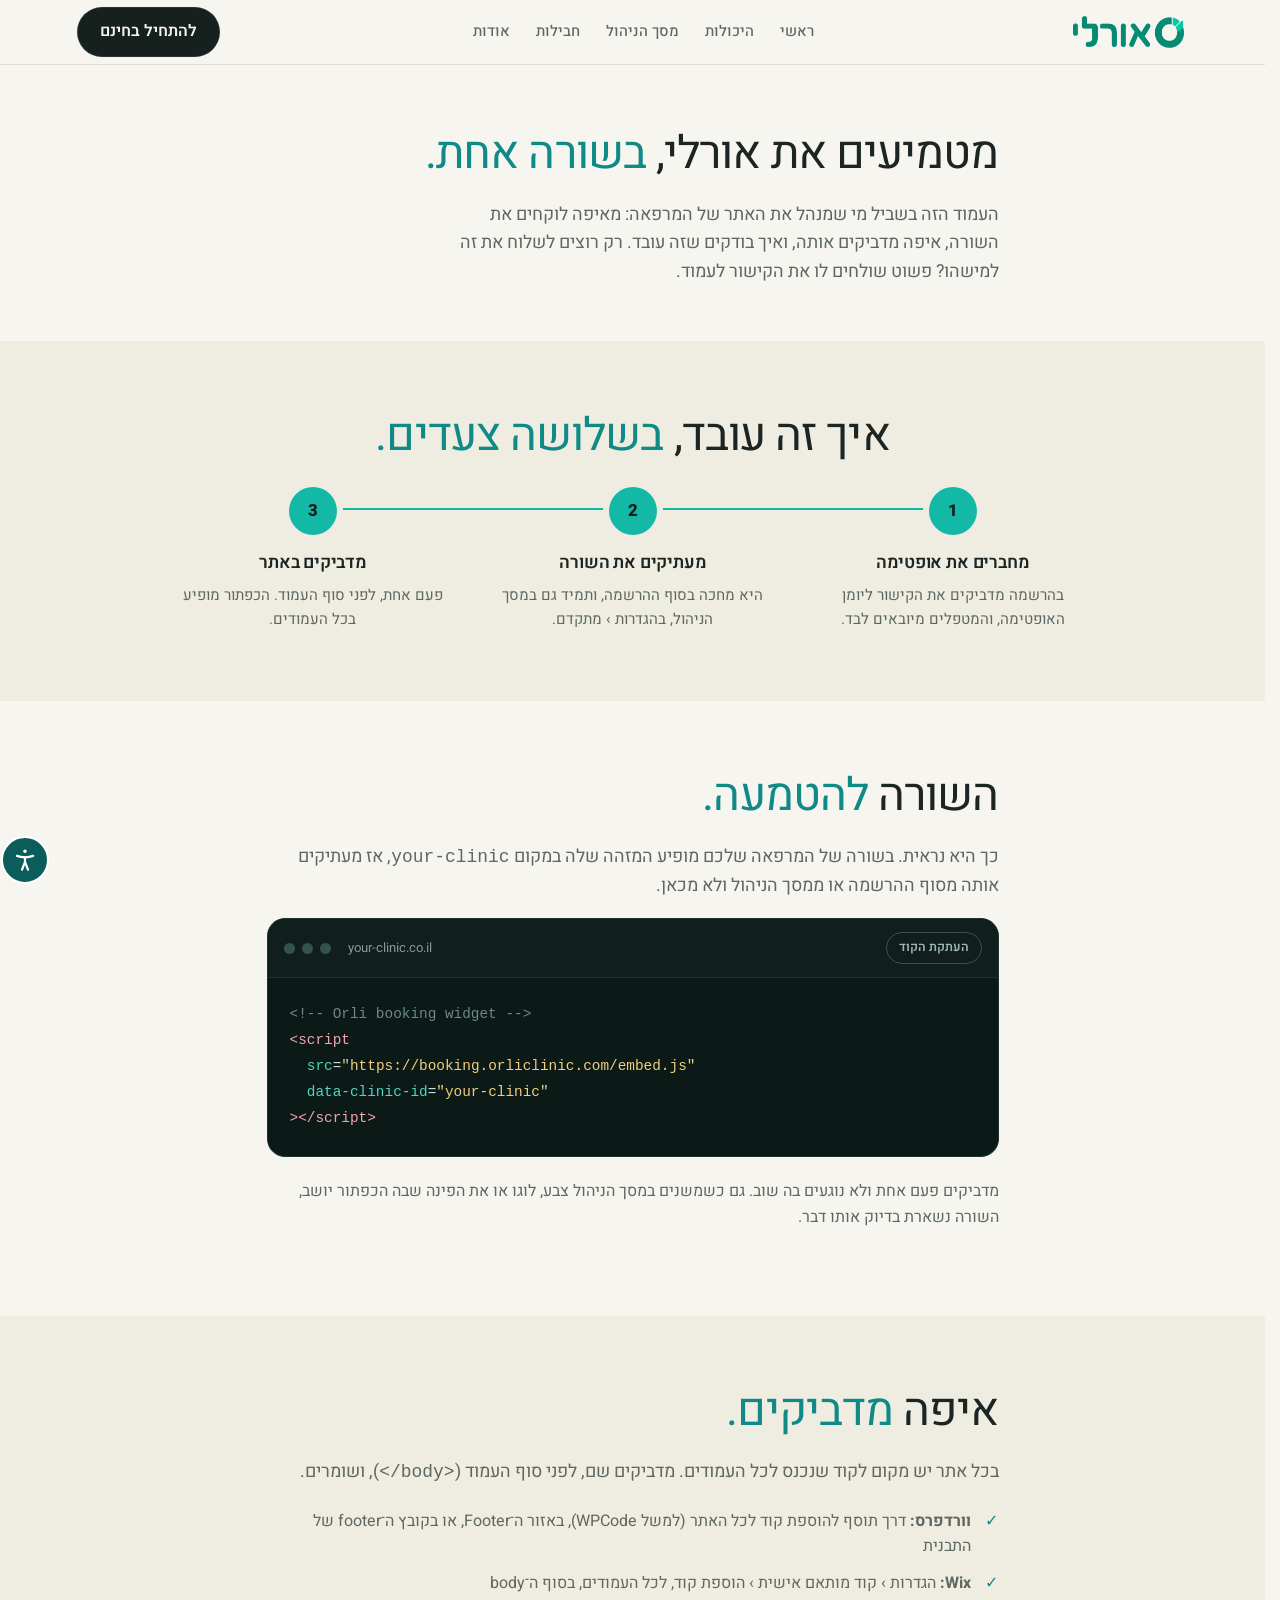
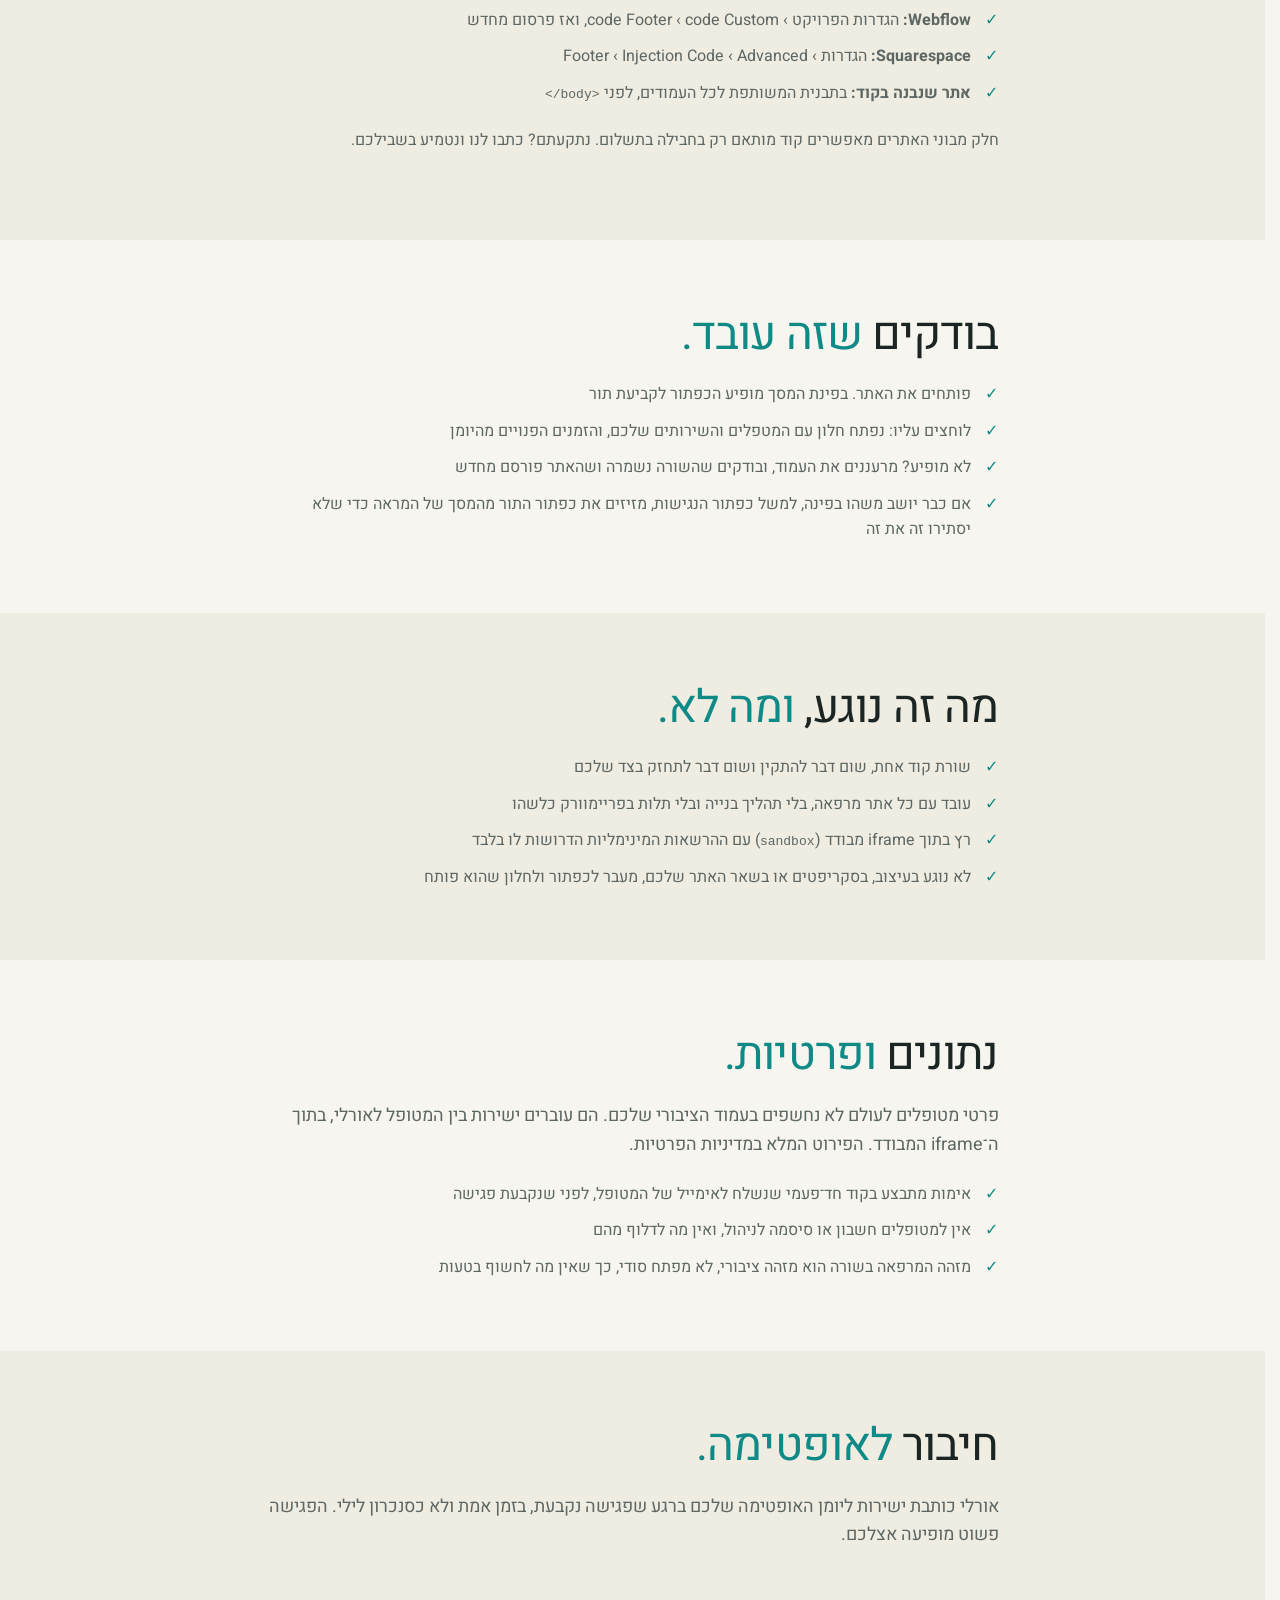
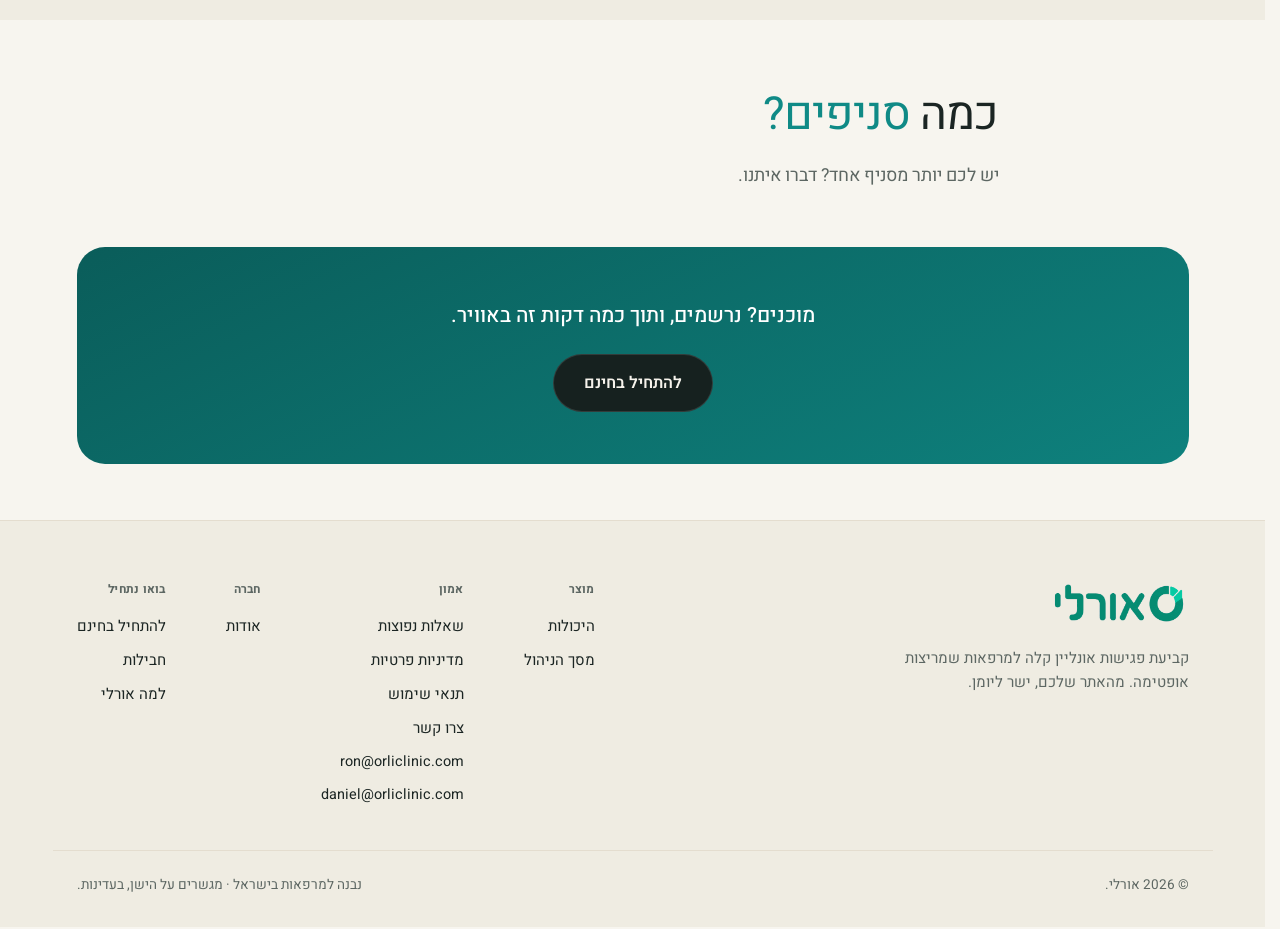
<file: integration.html>
<!DOCTYPE html>
<html lang="he" dir="rtl">
<head>
  <meta charset="UTF-8" />
  <meta name="viewport" content="width=device-width, initial-scale=1.0, viewport-fit=cover" />
  <script>
    document.documentElement.classList.add('js');
    // styles.css hides every reveal target behind this class, and only
    // script.js ever unhides them. If that file does not arrive — a 404, a
    // dropped connection, a blocked request — the class would leave each
    // page's headlines, leads and lists at opacity 0 with nothing coming to
    // reveal them. script.js sets data-reveal-ready the moment it takes over;
    // if it hasn't, give up the effect and show the page as plain text.
    setTimeout(function () {
      var d = document.documentElement;
      if (!d.hasAttribute('data-reveal-ready')) d.classList.remove('js');
    }, 3000);
  </script>
  <meta name="description" content="איך מטמיעים את אורלי באתר המרפאה: מאיפה לוקחים את שורת הקוד, איפה מדביקים אותה בוורדפרס, Wix ו־Webflow, ואיך בודקים שזה עובד." />
  <title>הטמעת זימון תורים באתר המרפאה ובאופטימה | אורלי</title>

  <!-- Heebo, self-hosted (styles.css @font-face). Both subsets: every page
       sets Hebrew and Latin (spaces, digits) in it. -->
  <link rel="preload" href="assets/fonts/heebo-v28-hebrew.woff2" as="font" type="font/woff2" crossorigin />
  <link rel="preload" href="assets/fonts/heebo-v28-latin.woff2" as="font" type="font/woff2" crossorigin />
  <link rel="stylesheet" href="styles.css?v=20261023a" />
  <link rel="stylesheet" href="a11y.css?v=20261022e" />
  <link rel="icon" href="/favicon.ico" sizes="any" />
  <link rel="icon" type="image/png" sizes="64x64" href="assets/brand/favicon-64.png" />
  <link rel="apple-touch-icon" href="assets/brand/apple-touch-icon.png" />

  <link rel="canonical" href="https://orliclinic.com/integration" />
  <meta name="theme-color" content="#0f8a86" />

  <!-- Link previews. PRODUCT.md's second audience reaches this site because
       the decision-maker sends them a link, so a bare URL in WhatsApp or
       email is a lost handoff. -->
  <meta property="og:type" content="website" />
  <meta property="og:site_name" content="אורלי" />
  <meta property="og:locale" content="he_IL" />
  <meta property="og:url" content="https://orliclinic.com/integration" />
  <meta property="og:title" content="הטמעת זימון תורים באתר המרפאה ובאופטימה | אורלי" />
  <meta property="og:description" content="איך מטמיעים את אורלי באתר המרפאה: מאיפה לוקחים את שורת הקוד, איפה מדביקים אותה בוורדפרס, Wix ו־Webflow, ואיך בודקים שזה עובד." />
  <meta property="og:image" content="https://orliclinic.com/assets/brand/orli-og.png" />
  <meta property="og:image:width" content="1200" />
  <meta property="og:image:height" content="630" />
  <meta property="og:image:alt" content="אורלי · קביעת פגישה באתר המרפאה, ישר ליומן האופטימה" />
  <meta name="twitter:card" content="summary_large_image" />
  <meta name="twitter:title" content="הטמעת זימון תורים באתר המרפאה ובאופטימה | אורלי" />
  <meta name="twitter:description" content="איך מטמיעים את אורלי באתר המרפאה: מאיפה לוקחים את שורת הקוד, איפה מדביקים אותה בוורדפרס, Wix ו־Webflow, ואיך בודקים שזה עובד." />
  <meta name="twitter:image" content="https://orliclinic.com/assets/brand/orli-og.png" />
  <!-- Structured data for search and answer engines. Every fact here is
       on this page or on the site; keep it in step with the copy (the
       FAQ text must match the visible FAQ word for word). -->
  <script type="application/ld+json">
  {
    "@context": "https://schema.org",
    "@graph": [
      {
        "@type": "WebPage",
        "@id": "https://orliclinic.com/integration#webpage",
        "url": "https://orliclinic.com/integration",
        "name": "הטמעת זימון תורים באתר המרפאה ובאופטימה | אורלי",
        "description": "איך מטמיעים את אורלי באתר המרפאה: מאיפה לוקחים את שורת הקוד, איפה מדביקים אותה בוורדפרס, Wix ו־Webflow, ואיך בודקים שזה עובד.",
        "inLanguage": "he",
        "isPartOf": {
          "@id": "https://orliclinic.com/#website"
        },
        "about": {
          "@id": "https://orliclinic.com/#software"
        },
        "breadcrumb": {
          "@id": "https://orliclinic.com/integration#breadcrumb"
        }
      },
      {
        "@type": "BreadcrumbList",
        "@id": "https://orliclinic.com/integration#breadcrumb",
        "itemListElement": [
          {
            "@type": "ListItem",
            "position": 1,
            "name": "ראשי",
            "item": "https://orliclinic.com/"
          },
          {
            "@type": "ListItem",
            "position": 2,
            "name": "מדריך טכני להטמעה",
            "item": "https://orliclinic.com/integration"
          }
        ]
      }
    ]
  }
  </script>
  <!-- Accessibility menu. In the head so the visitor's saved settings are
       applied before the first paint, and before the scripts that animate. -->
  <script src="a11y.js?v=20261019h"></script>
</head>
<body>
  <span id="top" aria-hidden="true"></span>

  <!-- TOP NAV -->
  <header class="nav">
    <div class="wrap">
      <div class="nav-pill">
        <a href="/#top" class="brand" aria-label="אורלי, לדף הבית">
          <img class="brand-logo brand-logo--he" src="assets/brand/orli-wordmark-he.png?v=20261019h" width="480" height="151" alt="אורלי" />
        </a>
        <nav class="nav-links" id="navMenu" aria-label="ניווט ראשי">
          <a href="/">ראשי</a>
          <a href="/features">היכולות</a>
          <a href="/panel">מסך הניהול</a>
          <a href="/pricing">חבילות</a>
          <a href="/about">אודות</a>
        </nav>
        <button class="nav-toggle" type="button" id="navToggle"
                aria-expanded="false" aria-controls="navMenu" aria-label="תפריט">
          <span class="nav-toggle-bar"></span>
          <span class="nav-toggle-bar"></span>
          <span class="nav-toggle-bar"></span>
        </button>
        <div class="nav-cta">
          <a data-start-cta data-demo-cta href="/#contact" class="btn-dark">להתחיל בחינם</a>
        </div>
      </div>
    </div>
  </header>

  <main>
    <section class="section page-head">
      <div class="wrap narrow">
        <h1 class="display display--page">מטמיעים את אורלי, <span class="ital">בשורה אחת.</span></h1>
        <p class="section-lead section-lead--intro">העמוד הזה בשביל מי שמנהל את האתר של המרפאה: מאיפה לוקחים את השורה, איפה מדביקים אותה, ואיך בודקים שזה עובד. רק רוצים לשלוח את זה למישהו? פשוט שולחים לו את הקישור לעמוד.</p>
      </div>
    </section>

    <!-- HOW: the three steps the guided setup walks a clinic through. -->
    <section class="section alt" id="how">
      <div class="wrap">
        <div class="section-head">
          <h2 class="display display--sub">איך זה עובד, <span class="ital">בשלושה צעדים.</span></h2>
        </div>
        <ol class="steps steps--line" data-steps>
          <li><h3>מחברים את אופטימה</h3><p>בהרשמה מדביקים את הקישור ליומן האופטימה, והמטפלים מיובאים לבד.</p></li>
          <li><h3>מעתיקים את השורה</h3><p>היא מחכה בסוף ההרשמה, ותמיד גם במסך הניהול, בהגדרות › מתקדם.</p></li>
          <li><h3>מדביקים באתר</h3><p>פעם אחת, לפני סוף העמוד. הכפתור מופיע בכל העמודים.</p></li>
        </ol>
      </div>
    </section>

    <!-- EMBED -->
    <section class="section" id="embed">
      <div class="wrap narrow">
        <h2 class="display display--sub">השורה <span class="ital">להטמעה.</span></h2>
        <p class="section-lead">כך היא נראית. בשורה של המרפאה שלכם מופיע המזהה שלה במקום <code class="code-inline">your-clinic</code>, אז מעתיקים אותה מסוף ההרשמה או ממסך הניהול ולא מכאן.</p>
        <div class="code-card code-card--snug">
          <div class="code-head">
            <span class="dot"></span><span class="dot"></span><span class="dot"></span>
            <span class="code-file">your-clinic.co.il</span>
            <button type="button" class="code-copy" data-copy-code>העתקת הקוד</button>
          </div>
<pre class="code-body" tabindex="0" role="region" aria-label="קטע ההטמעה של אורלי"><code><span class="c-com">&lt;!-- Orli booking widget --&gt;</span>
<span class="c-tag">&lt;script</span>
  <span class="c-attr">src</span>=<span class="c-str">"https://booking.orliclinic.com/embed.js"</span>
  <span class="c-attr">data-clinic-id</span>=<span class="c-str">"your-clinic"</span>
<span class="c-tag">&gt;&lt;/script&gt;</span></code></pre>
        </div>
        <p class="section-note">מדביקים פעם אחת ולא נוגעים בה שוב. גם כשמשנים במסך הניהול צבע, לוגו או את הפינה שבה הכפתור יושב, השורה נשארת בדיוק אותו דבר.</p>
      </div>
    </section>

    <!-- WHERE: the usual places a clinic's site lets a line in before the
         end of every page. -->
    <section class="section alt" id="where">
      <div class="wrap narrow">
        <h2 class="display display--sub">איפה <span class="ital">מדביקים.</span></h2>
        <p class="section-lead">בכל אתר יש מקום לקוד שנכנס לכל העמודים. מדביקים שם, לפני סוף העמוד (<code class="code-inline">&lt;/body&gt;</code>), ושומרים.</p>
        <ul class="check-list">
          <li><strong>וורדפרס:</strong> דרך תוסף להוספת קוד לכל האתר (למשל WPCode), באזור ה־Footer, או בקובץ ה־footer של התבנית</li>
          <li><strong>Wix:</strong> הגדרות › קוד מותאם אישית › הוספת קוד, לכל העמודים, בסוף ה־body</li>
          <li><strong>Webflow:</strong> הגדרות הפרויקט › Custom code › Footer code, ואז פרסום מחדש</li>
          <li><strong>Squarespace:</strong> הגדרות › Advanced › Code Injection › Footer</li>
          <li><strong>אתר שנבנה בקוד:</strong> בתבנית המשותפת לכל העמודים, לפני <code class="code-inline">&lt;/body&gt;</code></li>
        </ul>
        <p class="section-note">חלק מבוני האתרים מאפשרים קוד מותאם רק בחבילה בתשלום. נתקעתם? <a href="/#contact" data-contact-open>כתבו לנו</a> ונטמיע בשבילכם.</p>
      </div>
    </section>

    <!-- CHECK -->
    <section class="section" id="check">
      <div class="wrap narrow">
        <h2 class="display display--sub">בודקים <span class="ital">שזה עובד.</span></h2>
        <ul class="check-list">
          <li>פותחים את האתר. בפינת המסך מופיע הכפתור לקביעת תור</li>
          <li>לוחצים עליו: נפתח חלון עם המטפלים והשירותים שלכם, והזמנים הפנויים מהיומן</li>
          <li>לא מופיע? מרעננים את העמוד, ובודקים שהשורה נשמרה ושהאתר פורסם מחדש</li>
          <li>אם כבר יושב משהו בפינה, למשל כפתור הנגישות, מזיזים את כפתור התור מהמסך של המראה כדי שלא יסתירו זה את זה</li>
        </ul>
      </div>
    </section>

    <!-- SCOPE -->
    <section class="section alt">
      <div class="wrap narrow">
        <h2 class="display display--sub">מה זה נוגע, <span class="ital">ומה לא.</span></h2>
        <ul class="check-list">
          <li>שורת קוד אחת, שום דבר להתקין ושום דבר לתחזק בצד שלכם</li>
          <li>עובד עם כל אתר מרפאה, בלי תהליך בנייה ובלי תלות בפריימוורק כלשהו</li>
          <li>רץ בתוך iframe מבודד (<code class="code-inline">sandbox</code>) עם ההרשאות המינימליות הדרושות לו בלבד</li>
          <li>לא נוגע בעיצוב, בסקריפטים או בשאר האתר שלכם, מעבר לכפתור ולחלון שהוא פותח</li>
        </ul>
      </div>
    </section>

    <!-- DATA & SECURITY -->
    <section class="section">
      <div class="wrap narrow">
        <h2 class="display display--sub">נתונים <span class="ital">ופרטיות.</span></h2>
        <p class="section-lead">פרטי מטופלים לעולם לא נחשפים בעמוד הציבורי שלכם. הם עוברים ישירות בין המטופל לאורלי, בתוך ה־iframe המבודד. הפירוט המלא ב<a href="/privacy">מדיניות הפרטיות</a>.</p>
        <ul class="check-list">
          <li>אימות מתבצע בקוד חד־פעמי שנשלח לאימייל של המטופל, לפני שנקבעת פגישה</li>
          <li>אין למטופלים חשבון או סיסמה לניהול, ואין מה לדלוף מהם</li>
          <li>מזהה המרפאה בשורה הוא מזהה ציבורי, לא מפתח סודי, כך שאין מה לחשוף בטעות</li>
        </ul>
      </div>
    </section>

    <!-- OPTIMA SYNC -->
    <section class="section alt">
      <div class="wrap narrow">
        <h2 class="display display--sub">חיבור <span class="ital">לאופטימה.</span></h2>
        <p class="section-lead">אורלי כותבת ישירות ליומן האופטימה שלכם ברגע שפגישה נקבעת, בזמן אמת ולא כסנכרון לילי. הפגישה פשוט מופיעה אצלכם.</p>
      </div>
    </section>

    <!-- MULTI-CLINIC. Multi-location clinics are not built
         (orli-outreach/product/features.md, "Not built"), so this promises
         nothing about branches: it only asks the clinic to talk to us. -->
    <section class="section">
      <div class="wrap narrow">
        <h2 class="display display--sub">כמה <span class="ital">סניפים?</span></h2>
        <p class="section-lead">יש לכם יותר מסניף אחד? <a href="/#contact" data-contact-open>דברו איתנו</a>.</p>
      </div>
    </section>

    <!-- The closing band, as on the home page: teal, opens once as it
         comes into view (script.js "closing band", styles.css .cta-box). -->
    <section class="cta-band cta-band--tail">
      <div class="wrap">
        <div class="cta-box" data-cta-box>
          <div class="cta-bg" aria-hidden="true"></div>
          <div class="cta-inner narrow center">
            <p class="cta-lead cta-lead--tail">מוכנים? נרשמים, ותוך כמה דקות זה באוויר.</p>
            <div class="cta-actions">
              <a data-start-cta data-demo-cta href="/#contact" class="btn-dark lg">להתחיל בחינם</a>
            </div>
          </div>
        </div>
      </div>
    </section>
  </main>

  <!-- FOOTER -->
  <footer class="footer">
    <div class="wrap footer-inner">
      <div class="footer-brand">
        <a href="/#top" class="brand" aria-label="אורלי, לדף הבית">
          <img class="brand-logo brand-logo--he brand-logo--footer" loading="lazy" decoding="async" src="assets/brand/orli-wordmark-he.png?v=20261019h" width="480" height="151" alt="אורלי" />
        </a>
        <p>קביעת פגישות אונליין קלה למרפאות שמריצות אופטימה. מהאתר שלכם, ישר ליומן.</p>
      </div>
      <nav class="footer-cols" aria-label="ניווט תחתון">
        <div class="footer-col">
          <h3 class="footer-col-h">מוצר</h3>
          <a href="/features">היכולות</a>
          <a href="/panel">מסך הניהול</a>
        </div>
        <div class="footer-col">
          <h3 class="footer-col-h">אמון</h3>
          <a href="/#faq">שאלות נפוצות</a>
          <a href="/privacy">מדיניות פרטיות</a>
          <a href="/terms">תנאי שימוש</a>
          <a href="/#contact" data-contact-open>צרו קשר</a>
          <a href="mailto:ron@orliclinic.com" class="footer-mail" dir="ltr">ron@orliclinic.com</a>
          <a href="mailto:daniel@orliclinic.com" class="footer-mail" dir="ltr">daniel@orliclinic.com</a>
        </div>
        <div class="footer-col">
          <h3 class="footer-col-h">חברה</h3>
          <a href="/about">אודות</a>
        </div>
        <div class="footer-col">
          <h3 class="footer-col-h">בואו נתחיל</h3>
          <a data-start-cta data-demo-cta href="/#contact">להתחיל בחינם</a>
          <a href="/pricing">חבילות</a>
          <a href="/#compare">למה אורלי</a>
        </div>
      </nav>
    </div>
    <div class="wrap footer-bottom">
      <span>© <span id="year"></span> אורלי.</span>
      <span>נבנה למרפאות בישראל · מגשרים על הישן, בעדינות.</span>
    </div>
  </footer>

  <script src="script.js?v=20261023a"></script>
</body>
</html>
</file>
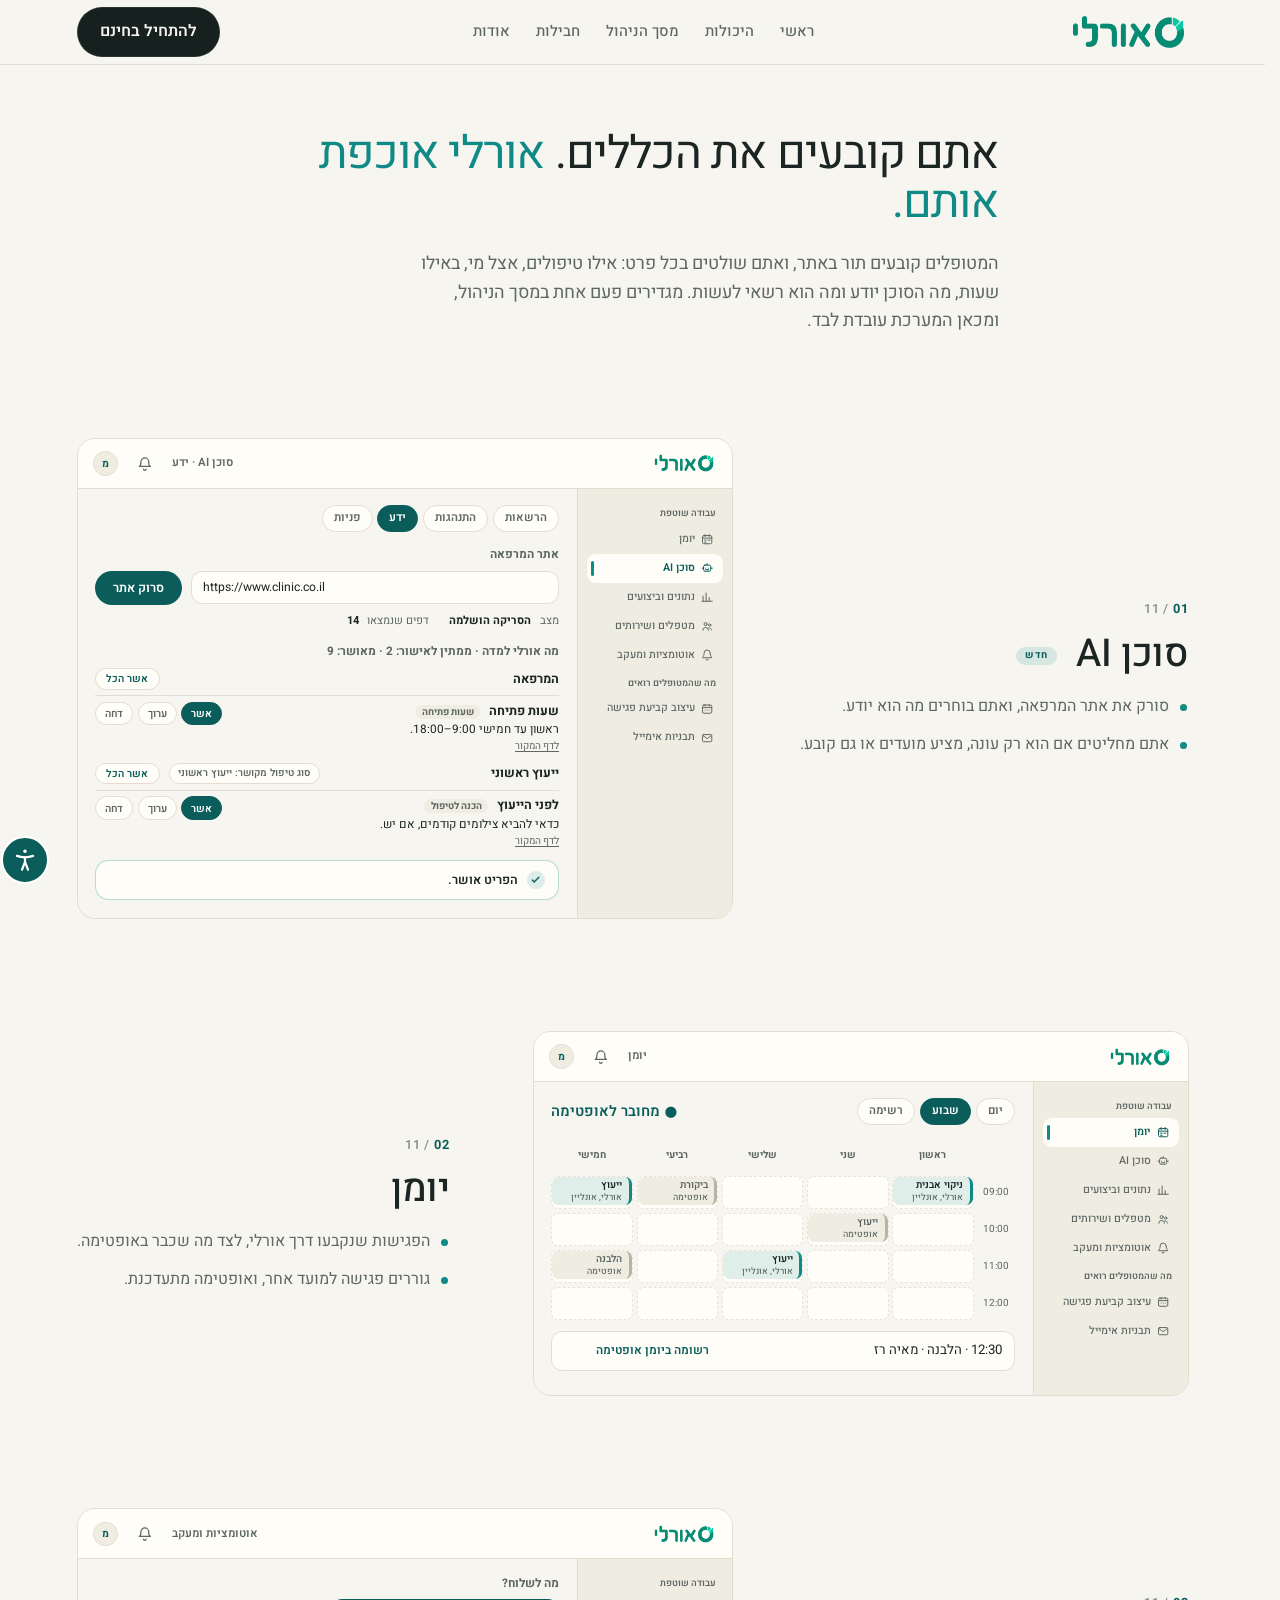
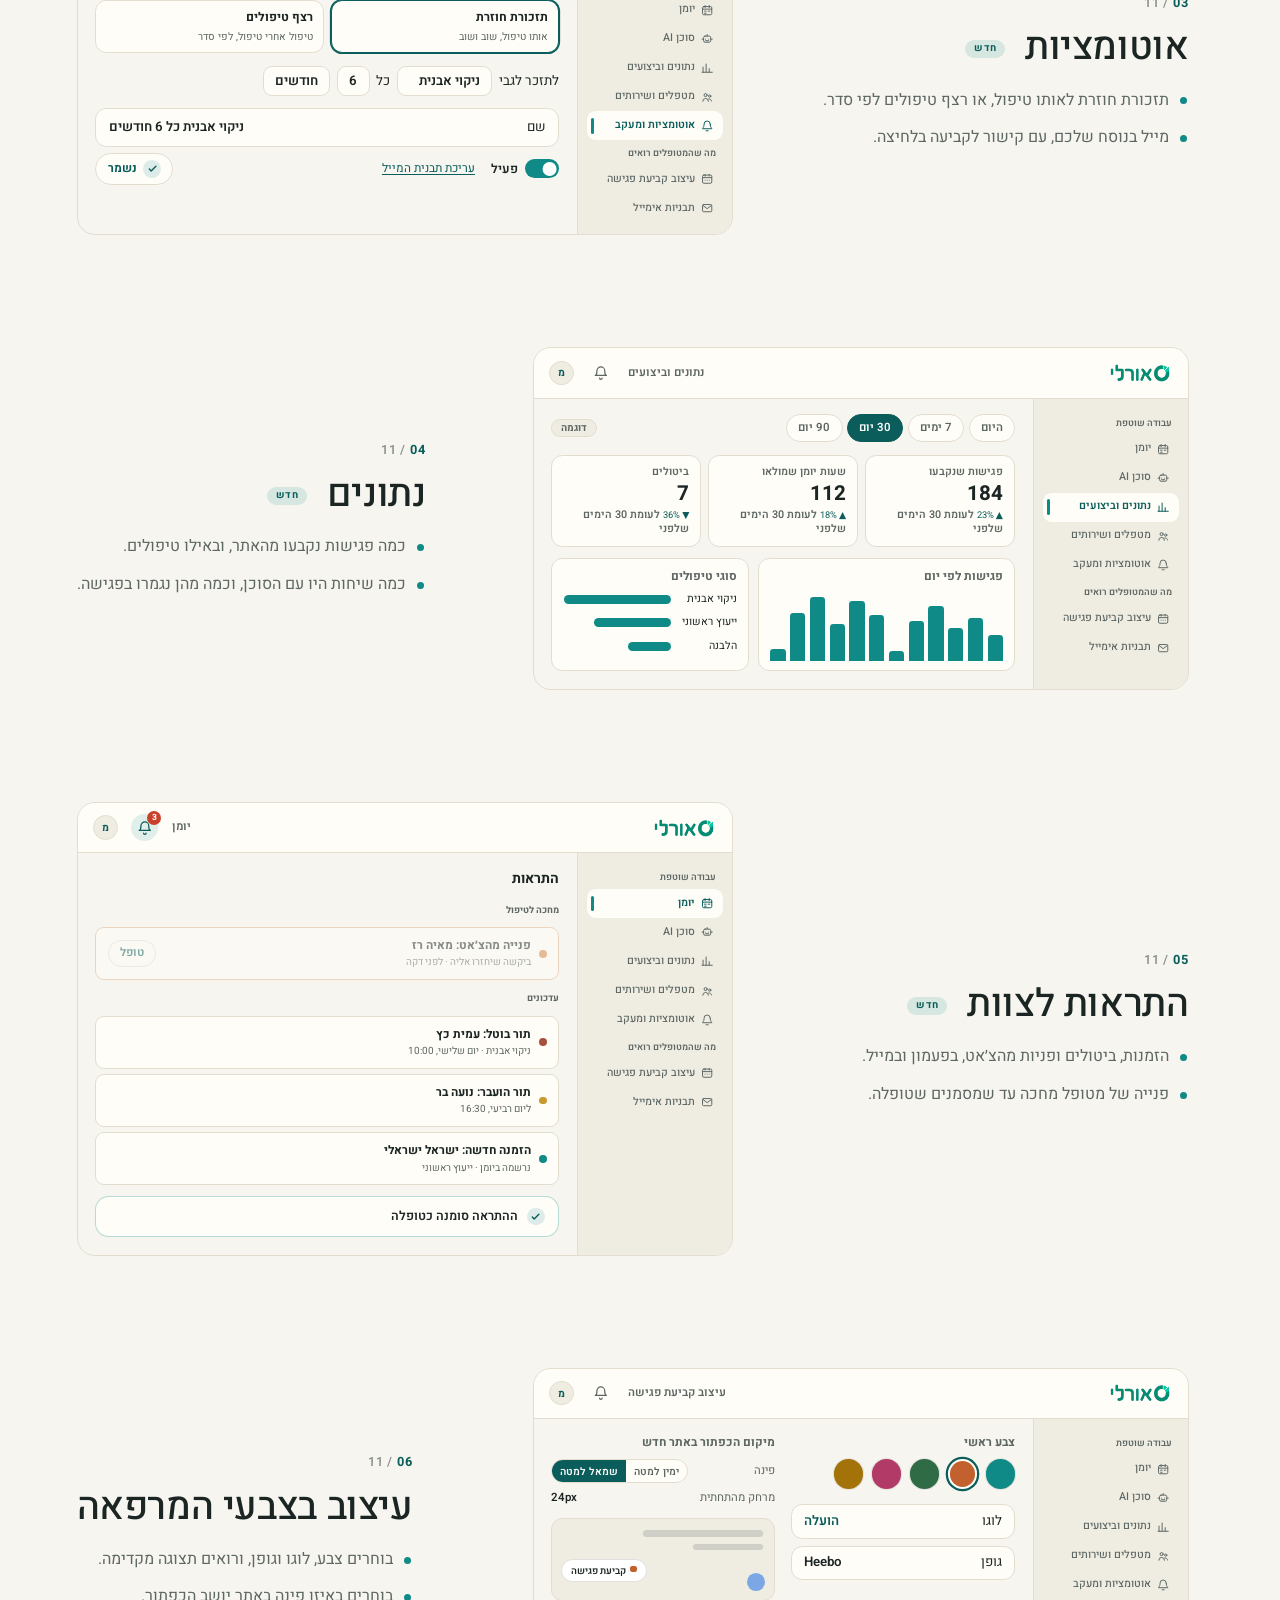
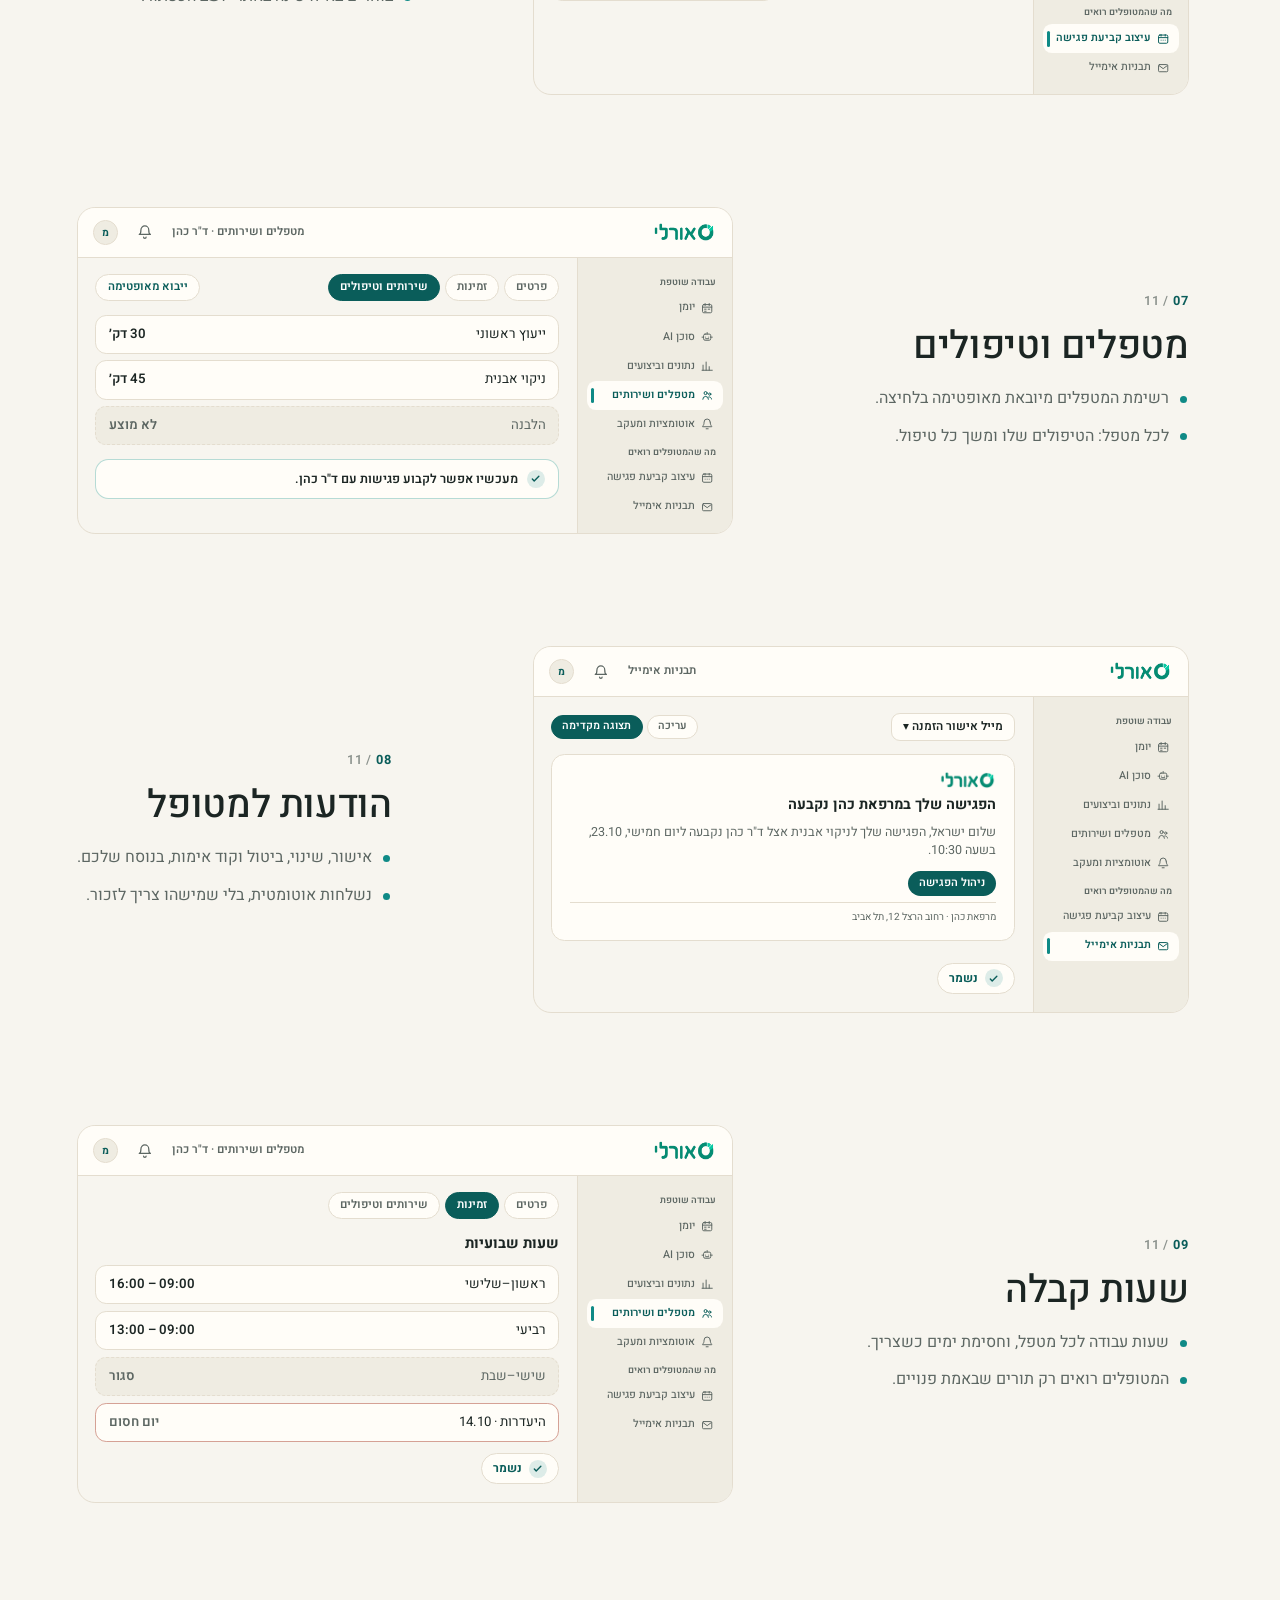
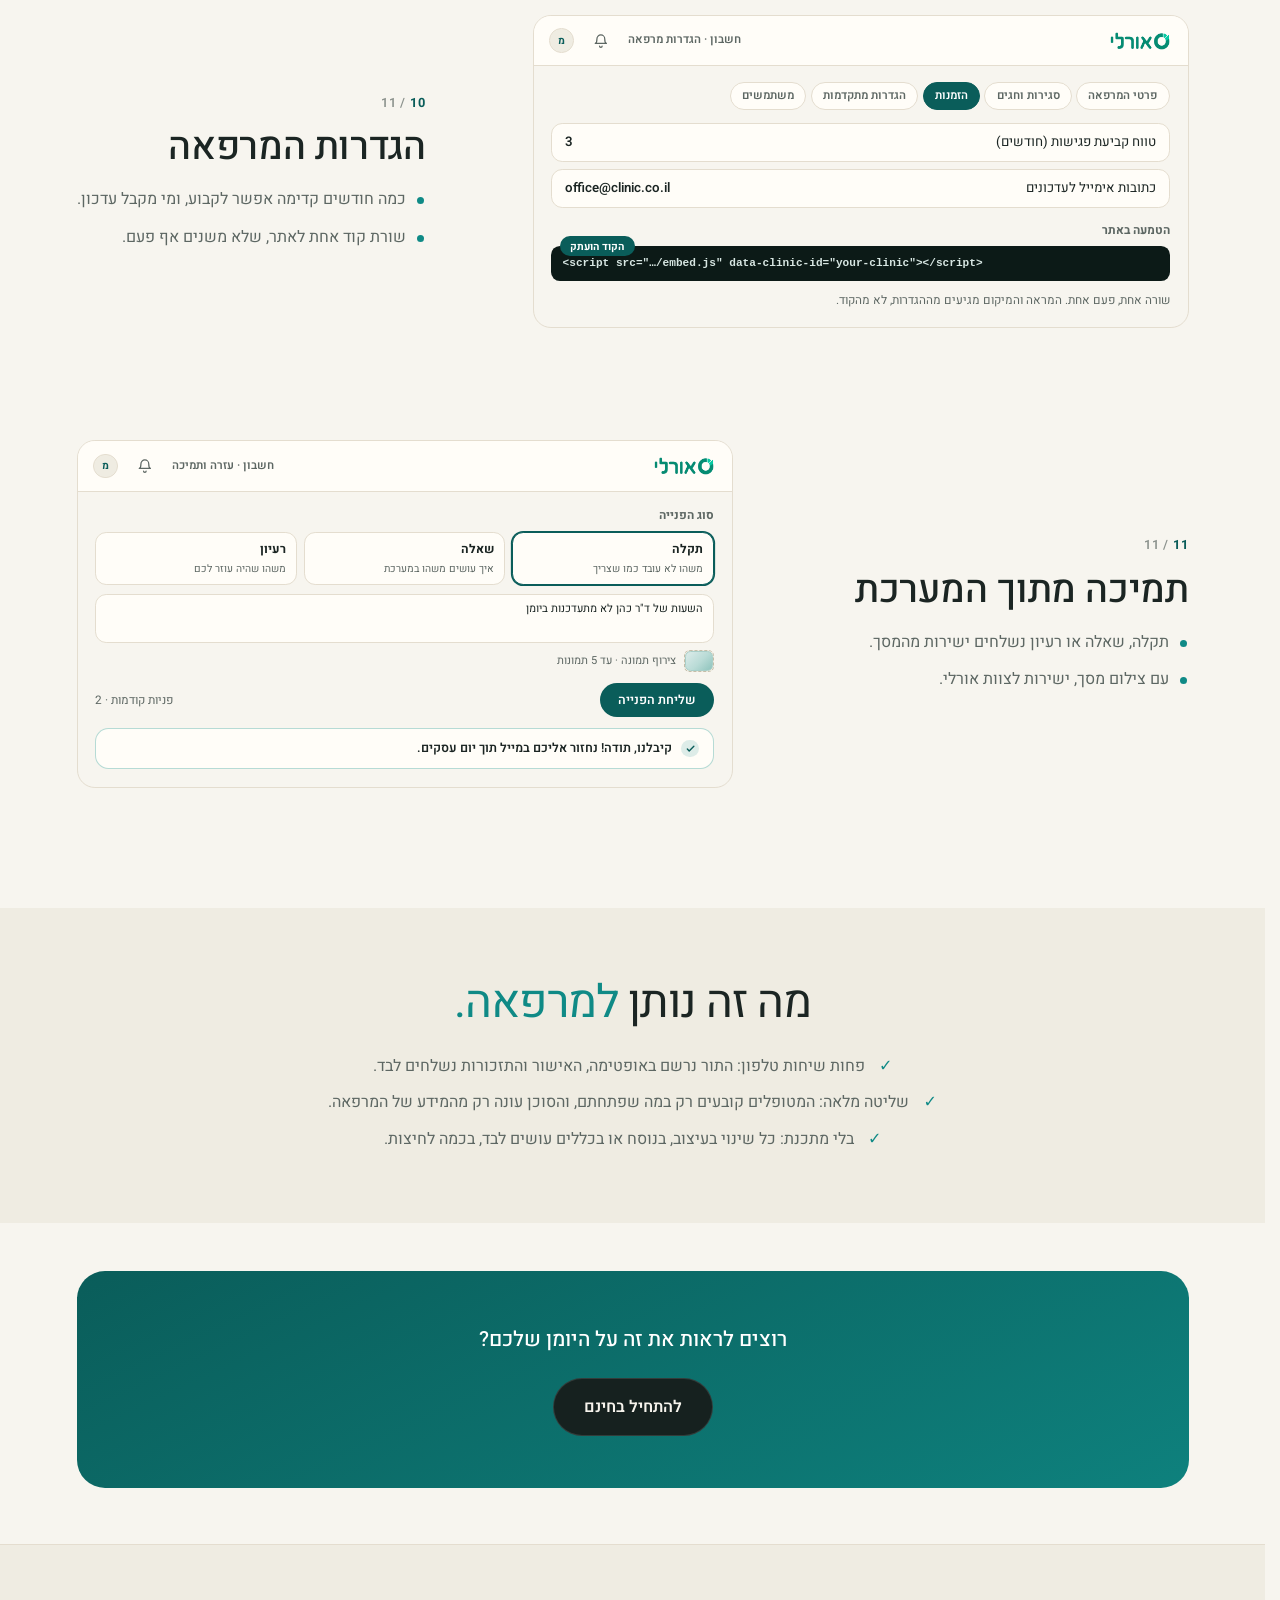
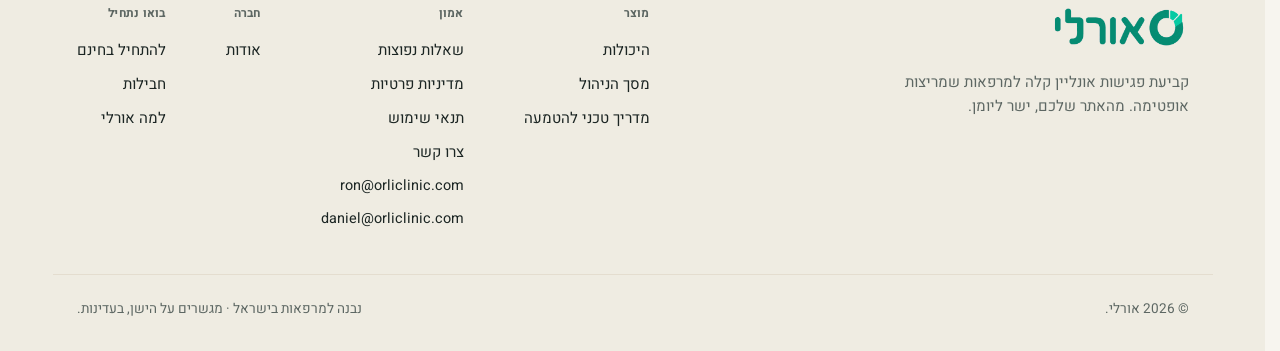
<file: panel.html>
<!DOCTYPE html>
<html lang="he" dir="rtl">
<head>
  <meta charset="UTF-8" />
  <meta name="viewport" content="width=device-width, initial-scale=1.0, viewport-fit=cover" />
  <script>
    document.documentElement.classList.add('js');
    // styles.css hides every reveal target behind this class, and only
    // script.js ever unhides them. If that file does not arrive — a 404, a
    // dropped connection, a blocked request — the class would leave each
    // page's headlines, leads and lists at opacity 0 with nothing coming to
    // reveal them. script.js sets data-reveal-ready the moment it takes over;
    // if it hasn't, give up the effect and show the page as plain text.
    setTimeout(function () {
      var d = document.documentElement;
      if (!d.hasAttribute('data-reveal-ready')) d.classList.remove('js');
    }, 3000);
  </script>
  <meta name="description" content="סיור במסך הניהול של אורלי: היומן, סוכן ה־AI, נתונים, התראות, מטפלים ושירותים, תזכורות ואוטומציות, עיצוב ותבניות אימייל. מגדירים פעם אחת, והמערכת עובדת לבד." />
  <title>מסך הניהול: יומן, סוכן AI ותזכורות למרפאה | אורלי</title>

  <!-- Heebo, self-hosted (styles.css @font-face). Both subsets: every page
       sets Hebrew and Latin (spaces, digits) in it. -->
  <link rel="preload" href="assets/fonts/heebo-v28-hebrew.woff2" as="font" type="font/woff2" crossorigin />
  <link rel="preload" href="assets/fonts/heebo-v28-latin.woff2" as="font" type="font/woff2" crossorigin />
  <link rel="stylesheet" href="styles.css?v=20261023a" />
  <link rel="stylesheet" href="a11y.css?v=20261022e" />
  <link rel="stylesheet" href="panel.css?v=20261019h" />
  <link rel="stylesheet" href="panel-rows.css?v=20261019h" />
  <link rel="icon" href="/favicon.ico" sizes="any" />
  <link rel="icon" type="image/png" sizes="64x64" href="assets/brand/favicon-64.png" />
  <link rel="apple-touch-icon" href="assets/brand/apple-touch-icon.png" />

  <link rel="canonical" href="https://orliclinic.com/panel" />
  <meta name="theme-color" content="#0f8a86" />

  <!-- Link previews. PRODUCT.md's second audience reaches this site because
       the decision-maker sends them a link, so a bare URL in WhatsApp or
       email is a lost handoff. -->
  <meta property="og:type" content="website" />
  <meta property="og:site_name" content="אורלי" />
  <meta property="og:locale" content="he_IL" />
  <meta property="og:url" content="https://orliclinic.com/panel" />
  <meta property="og:title" content="מסך הניהול: יומן, סוכן AI ותזכורות למרפאה | אורלי" />
  <meta property="og:description" content="סיור במסך הניהול של אורלי: היומן, סוכן ה־AI, נתונים, התראות, מטפלים ושירותים, תזכורות ואוטומציות, עיצוב ותבניות אימייל. מגדירים פעם אחת, והמערכת עובדת לבד." />
  <meta property="og:image" content="https://orliclinic.com/assets/brand/orli-og.png" />
  <meta property="og:image:width" content="1200" />
  <meta property="og:image:height" content="630" />
  <meta property="og:image:alt" content="אורלי · קביעת פגישה באתר המרפאה, ישר ליומן האופטימה" />
  <meta name="twitter:card" content="summary_large_image" />
  <meta name="twitter:title" content="מסך הניהול: יומן, סוכן AI ותזכורות למרפאה | אורלי" />
  <meta name="twitter:description" content="סיור במסך הניהול של אורלי: היומן, סוכן ה־AI, נתונים, התראות, מטפלים ושירותים, תזכורות ואוטומציות, עיצוב ותבניות אימייל. מגדירים פעם אחת, והמערכת עובדת לבד." />
  <meta name="twitter:image" content="https://orliclinic.com/assets/brand/orli-og.png" />
  <!-- Structured data for search and answer engines. Every fact here is
       on this page or on the site; keep it in step with the copy (the
       FAQ text must match the visible FAQ word for word). -->
  <script type="application/ld+json">
  {
    "@context": "https://schema.org",
    "@graph": [
      {
        "@type": "WebPage",
        "@id": "https://orliclinic.com/panel#webpage",
        "url": "https://orliclinic.com/panel",
        "name": "אורלי · מסך הניהול",
        "description": "סיור במסך הניהול של אורלי: היומן, סוכן ה־AI, נתונים, התראות, מטפלים ושירותים, תזכורות ואוטומציות, עיצוב ותבניות אימייל. מגדירים פעם אחת, והמערכת עובדת לבד.",
        "inLanguage": "he",
        "isPartOf": {
          "@id": "https://orliclinic.com/#website"
        },
        "about": {
          "@id": "https://orliclinic.com/#software"
        },
        "breadcrumb": {
          "@id": "https://orliclinic.com/panel#breadcrumb"
        }
      },
      {
        "@type": "BreadcrumbList",
        "@id": "https://orliclinic.com/panel#breadcrumb",
        "itemListElement": [
          {
            "@type": "ListItem",
            "position": 1,
            "name": "ראשי",
            "item": "https://orliclinic.com/"
          },
          {
            "@type": "ListItem",
            "position": 2,
            "name": "מסך הניהול",
            "item": "https://orliclinic.com/panel"
          }
        ]
      }
    ]
  }
  </script>
  <!-- Accessibility menu. In the head so the visitor's saved settings are
       applied before the first paint, and before the scripts that animate. -->
  <script src="a11y.js?v=20261019h"></script>
</head>
<body>
  <span id="top" aria-hidden="true"></span>

  <!-- TOP NAV -->
  <header class="nav">
    <div class="wrap">
      <div class="nav-pill">
        <a href="/#top" class="brand" aria-label="אורלי, לדף הבית">
          <img class="brand-logo brand-logo--he" src="assets/brand/orli-wordmark-he.png?v=20261019h" width="480" height="151" alt="אורלי" />
        </a>
        <nav class="nav-links" id="navMenu" aria-label="ניווט ראשי">
          <a href="/">ראשי</a>
          <a href="/features">היכולות</a>
          <a href="/panel" aria-current="page">מסך הניהול</a>
          <a href="/pricing">חבילות</a>
          <a href="/about">אודות</a>
        </nav>
        <button class="nav-toggle" type="button" id="navToggle"
                aria-expanded="false" aria-controls="navMenu" aria-label="תפריט">
          <span class="nav-toggle-bar"></span>
          <span class="nav-toggle-bar"></span>
          <span class="nav-toggle-bar"></span>
        </button>
        <div class="nav-cta">
          <a data-start-cta data-demo-cta href="/#contact" class="btn-dark">להתחיל בחינם</a>
        </div>
      </div>
    </div>
  </header>

  <main>
    <section class="section page-head page-head--tight">
      <div class="wrap narrow">
        <h1 class="display display--page">אתם קובעים את הכללים. <span class="ital">אורלי אוכפת אותם.</span></h1>
        <p class="section-lead section-lead--intro section-lead--intro-wide">המטופלים קובעים תור באתר, ואתם שולטים בכל פרט: אילו טיפולים, אצל מי, באילו שעות, מה הסוכן יודע ומה הוא רשאי לעשות. מגדירים פעם אחת במסך הניהול, ומכאן המערכת עובדת לבד.</p>
      </div>
    </section>

    <!-- THE SCREENS, one row each. Text and demo trade sides on every
         row; each column slides in from its own side as the row first
         comes into view, and the demo then loops while it is on screen,
         a cursor pressing a control and the screen answering
         (panel-rows.js, panel-rows.css). Each a-<kind>-<at> class is a
         moment in the loop (tools/gen-panel-rows-css.py). SOURCE for every
         label: orli-calendar/admin/src/i18n.ts; the shell (sidebar groups,
         order, icons) is AppShell.vue. -->
    <!-- The demos' cursor, drawn once; every .prow-tap uses it. -->
    <svg class="prow-sprite" aria-hidden="true" focusable="false"><symbol id="prow-cursor" viewBox="0 0 24 24"><path d="M4 2l16 9.5-7 1.6 4 7.4-3 1.5-4-7.4L5 19z" fill="#1b2523" stroke="#fff" stroke-width="1.5" stroke-linejoin="round"/></symbol></svg>
    <section class="section prows" data-prows>
      <div class="wrap">

        <!-- 01: the clinic agent's knowledge tab. Shipped (the ai package,
             orli-outreach/product/features.md v1.7.0 §2), so the title
             carries "חדש" instead of the old "coming soon" tag.
             SOURCE: orli-calendar AgentView.vue,
             AgentKnowledgePanel.vue (knowledgeCrawl / knowledgeCrawling),
             KnowledgeEntryList.vue (knowledgeApprovedToast). Loop: the
             site's address is typed, the crawl runs and finishes, what
             Orli learned arrives, one entry is approved. -->
        <article class="prow">
          <div class="prow-text">
            <span class="prow-step">01 <b>/ 11</b></span>
            <h2 class="prow-title">סוכן AI <span class="prow-new">חדש</span></h2>
            <ul class="prow-list">
              <li>סורק את אתר המרפאה, ואתם בוחרים מה הוא יודע.</li>
              <li>אתם מחליטים אם הוא רק עונה, מציע מועדים או גם קובע.</li>
            </ul>
          </div>
          <div class="prow-demo"><div class="prow-frame">
            <div class="orli-panel" dir="rtl" role="img" aria-label="מסך הידע של סוכן ה-AI: סריקת אתר המרפאה שהושלמה, ועובדות שאורלי מצאה באתר וממתינות לאישור, כל אחת עם אשר, ערוך ודחה">
              <div class="opn-topbar"><img class="opn-brand" src="assets/brand/orli-wordmark-he.png?v=20261019h" width="480" height="151" alt="" /><span class="opn-crumb">סוכן AI · ידע</span><span class="opn-bell"><svg viewBox="0 0 24 24"><path d="M6 9a6 6 0 0 1 12 0c0 6 2.5 7 2.5 7h-17S6 15 6 9z"/><path d="M10 20a2 2 0 0 0 4 0"/></svg></span><span class="opn-avatar">מ</span></div>
              <div class="opn-body"><nav class="opn-side" aria-hidden="true"><p class="opn-side-label">עבודה שוטפת</p><span class="opn-nav"><svg class="opn-ico" viewBox="0 0 24 24"><rect x="3" y="5" width="18" height="16" rx="2.5"/><path d="M3 10h18M8 3v4M16 3v4M7 14h3M14 14h3M7 18h3"/></svg>יומן</span><span class="opn-nav is-active"><svg class="opn-ico" viewBox="0 0 24 24"><path d="M12 3v3M8 6h8a3 3 0 0 1 3 3v6a3 3 0 0 1-3 3H8a3 3 0 0 1-3-3V9a3 3 0 0 1 3-3Z"/><path d="M9 12h.01M15 12h.01M9 15h6M2 12h3M19 12h3"/></svg>סוכן AI</span><span class="opn-nav"><svg class="opn-ico" viewBox="0 0 24 24"><path d="M4 20V10M10 20V4M16 20v-7M22 20H2"/></svg>נתונים וביצועים</span><span class="opn-nav"><svg class="opn-ico" viewBox="0 0 24 24"><circle cx="9" cy="8" r="3"/><circle cx="17" cy="10" r="2.2"/><path d="M3.5 20a5.5 5.5 0 0 1 11 0M15 15.5a4.2 4.2 0 0 1 5.5 4"/></svg>מטפלים ושירותים</span><span class="opn-nav"><svg class="opn-ico" viewBox="0 0 24 24"><path d="M18 8a6 6 0 0 0-12 0c0 7-3 7-3 9h18c0-2-3-2-3-9"/><path d="M10 21h4"/></svg>אוטומציות ומעקב</span><p class="opn-side-label">מה שהמטופלים רואים</p><span class="opn-nav"><svg class="opn-ico" viewBox="0 0 24 24"><rect x="3" y="4" width="18" height="16" rx="2.5"/><path d="M3 9h18M8 3v3M16 3v3M8 14h.01M12 14h.01M16 14h.01"/></svg>עיצוב קביעת פגישה</span><span class="opn-nav"><svg class="opn-ico" viewBox="0 0 24 24"><rect x="3" y="5" width="18" height="14" rx="2"/><path d="m4 7 8 6 8-6"/></svg>תבניות אימייל</span></nav>
              <div class="opn-pane">
                <div class="opn-tabs"><span class="opn-tab">הרשאות</span><span class="opn-tab">התנהגות</span><span class="opn-tab is-active">ידע</span><span class="opn-tab">פניות</span></div>
                <p class="opn-field-label">אתר המרפאה</p>
                <div class="opn-source">
                  <span class="opn-input" dir="ltr"><span class="prow-type a-typel-4-16">https://www.clinic.co.il</span></span>
                  <span class="opn-preview-btn opn-swap prow-t"><i class="a-blink-22-40">סורק…</i><i class="a-gap-22-40">סרוק אתר</i><span class="prow-tap a-tap-19" aria-hidden="true"><svg><use href="#prow-cursor"/></svg></span></span>
                </div>
                <div class="opn-meta"><span>מצב <b class="opn-swap"><i class="a-blink-22-40">הסריקה פועלת</i><i class="a-gap-22-40">הסריקה הושלמה</i></b></span><span>דפים שנמצאו <b class="a-gap-22-40">14</b></span></div>
                <p class="opn-field-label opn-field-label--gap">מה אורלי למדה · ממתין לאישור: 2 · מאושר: 9</p>
                <div class="opn-kb-group a-show-44">
                  <div class="opn-kb-group-head"><span>המרפאה</span><span class="opn-ghost-btn">אשר הכל</span></div>
                  <div class="opn-kb-row">
                    <div class="opn-kb-text"><b>שעות פתיחה <i class="opn-kb-tag">שעות פתיחה</i></b><span>ראשון עד חמישי 9:00–18:00.</span><small>לדף המקור</small></div>
                    <div class="opn-kb-actions"><span class="opn-kb-approve prow-t">אשר<span class="prow-tap a-tap-62" aria-hidden="true"><svg><use href="#prow-cursor"/></svg></span></span><span>ערוך</span><span>דחה</span></div>
                  </div>
                </div>
                <div class="opn-kb-group a-show-50">
                  <div class="opn-kb-group-head"><span>ייעוץ ראשוני</span><span class="opn-kb-link">סוג טיפול מקושר: ייעוץ ראשוני</span><span class="opn-ghost-btn">אשר הכל</span></div>
                  <div class="opn-kb-row">
                    <div class="opn-kb-text"><b>לפני הייעוץ <i class="opn-kb-tag">הכנה לטיפול</i></b><span>כדאי להביא צילומים קודמים, אם יש.</span><small>לדף המקור</small></div>
                    <div class="opn-kb-actions"><span class="opn-kb-approve">אשר</span><span>ערוך</span><span>דחה</span></div>
                  </div>
                </div>
                <div class="opn-toast prow-toast a-show-66">
                  <span class="opn-check" aria-hidden="true"><svg viewBox="0 0 24 24"><path d="M5 13l4 4L19 7"/></svg></span>
                  הפריט אושר.
                </div>
              </div>
              </div>
            </div>
          </div></div>
        </article>

        <!-- 02: calendar. SOURCE: CalendarView.vue; labels from i18n.ts
             (calendarDay / calendarWeek / calendarList, optimaConnected,
             viaOrli, viaCalendar, syncPendingHint, detailsSynced). Loop: an
             appointment is dragged to a new time, a pending one reaches
             Optima, a new one arrives from the site. -->
        <article class="prow prow--flip">
          <div class="prow-text">
            <span class="prow-step">02 <b>/ 11</b></span>
            <h2 class="prow-title">יומן</h2>
            <ul class="prow-list">
              <li>הפגישות שנקבעו דרך אורלי, לצד מה שכבר באופטימה.</li>
              <li>גוררים פגישה למועד אחר, ואופטימה מתעדכנת.</li>
            </ul>
          </div>
          <div class="prow-demo"><div class="prow-frame">
            <div class="orli-panel" dir="rtl" role="img" aria-label="מסך היומן בתצוגת שבוע: פגישות שנקבעו דרך אורלי לצד פגישות מאופטימה, חיבור פעיל לאופטימה, ופגישה שכבר נרשמה ביומן אופטימה">
              <div class="opn-topbar"><img class="opn-brand" src="assets/brand/orli-wordmark-he.png?v=20261019h" width="480" height="151" alt="" /><span class="opn-crumb">יומן</span><span class="opn-bell"><svg viewBox="0 0 24 24"><path d="M6 9a6 6 0 0 1 12 0c0 6 2.5 7 2.5 7h-17S6 15 6 9z"/><path d="M10 20a2 2 0 0 0 4 0"/></svg></span><span class="opn-avatar">מ</span></div>
              <div class="opn-body"><nav class="opn-side" aria-hidden="true"><p class="opn-side-label">עבודה שוטפת</p><span class="opn-nav is-active"><svg class="opn-ico" viewBox="0 0 24 24"><rect x="3" y="5" width="18" height="16" rx="2.5"/><path d="M3 10h18M8 3v4M16 3v4M7 14h3M14 14h3M7 18h3"/></svg>יומן</span><span class="opn-nav"><svg class="opn-ico" viewBox="0 0 24 24"><path d="M12 3v3M8 6h8a3 3 0 0 1 3 3v6a3 3 0 0 1-3 3H8a3 3 0 0 1-3-3V9a3 3 0 0 1 3-3Z"/><path d="M9 12h.01M15 12h.01M9 15h6M2 12h3M19 12h3"/></svg>סוכן AI</span><span class="opn-nav"><svg class="opn-ico" viewBox="0 0 24 24"><path d="M4 20V10M10 20V4M16 20v-7M22 20H2"/></svg>נתונים וביצועים</span><span class="opn-nav"><svg class="opn-ico" viewBox="0 0 24 24"><circle cx="9" cy="8" r="3"/><circle cx="17" cy="10" r="2.2"/><path d="M3.5 20a5.5 5.5 0 0 1 11 0M15 15.5a4.2 4.2 0 0 1 5.5 4"/></svg>מטפלים ושירותים</span><span class="opn-nav"><svg class="opn-ico" viewBox="0 0 24 24"><path d="M18 8a6 6 0 0 0-12 0c0 7-3 7-3 9h18c0-2-3-2-3-9"/><path d="M10 21h4"/></svg>אוטומציות ומעקב</span><p class="opn-side-label">מה שהמטופלים רואים</p><span class="opn-nav"><svg class="opn-ico" viewBox="0 0 24 24"><rect x="3" y="4" width="18" height="16" rx="2.5"/><path d="M3 9h18M8 3v3M16 3v3M8 14h.01M12 14h.01M16 14h.01"/></svg>עיצוב קביעת פגישה</span><span class="opn-nav"><svg class="opn-ico" viewBox="0 0 24 24"><rect x="3" y="5" width="18" height="14" rx="2"/><path d="m4 7 8 6 8-6"/></svg>תבניות אימייל</span></nav>
              <div class="opn-pane">
                <div class="opn-pane-head">
                  <div class="opn-tabs"><span class="opn-tab">יום</span><span class="opn-tab is-active">שבוע</span><span class="opn-tab">רשימה</span></div>
                  <span class="opn-on">● מחובר לאופטימה</span>
                </div>
                <div class="prow-cal">
                  <em></em><b>ראשון</b><b>שני</b><b>שלישי</b><b>רביעי</b><b>חמישי</b>
                  <em>09:00</em>
                  <span class="c"><span class="prow-ev">ניקוי אבנית<small>אורלי, אונליין</small></span></span>
                  <span class="c"></span><span class="c"></span>
                  <span class="c"><span class="prow-ev prow-ev--optima">ביקורת<small>אופטימה</small></span></span>
                  <span class="c"><span class="prow-ev a-show-60">ייעוץ<small>אורלי, אונליין</small></span></span>
                  <em>10:00</em>
                  <span class="c"></span>
                  <span class="c"><span class="prow-ev prow-ev--optima">ייעוץ<small>אופטימה</small></span></span>
                  <span class="c"></span><span class="c"></span><span class="c"></span>
                  <em>11:00</em>
                  <span class="c"></span><span class="c"></span>
                  <span class="c"><span class="prow-ev prow-ev--drag a-drag-10-26">ייעוץ<small>אורלי, אונליין</small><span class="prow-tap a-grab-10-26" aria-hidden="true"><svg><use href="#prow-cursor"/></svg></span></span></span>
                  <span class="c"></span>
                  <span class="c"><span class="prow-ev prow-ev--optima">הלבנה<small>אופטימה</small></span></span>
                  <em>12:00</em>
                  <span class="c"></span><span class="c"></span><span class="c"></span><span class="c"></span><span class="c"></span>
                </div>
                <div class="opn-row prow-sync"><span>12:30 · הלבנה · מאיה רז</span><span class="opn-swap"><i class="a-hide-50">⚠ טרם נרשם ביומן אופטימה</i><i class="a-fade-50">רשומה ביומן אופטימה</i></span></div>
              </div>
              </div>
            </div>
          </div></div>
        </article>

        <!-- 03: automations and follow-up. Shipped (features.md v1.7.0 §6).
             SOURCE: orli-calendar AutomationsView.vue,
             AutomationReminderFields.vue; labels from i18n.ts
             (automationKind*, automationRemindAbout, automationReminderEvery,
             automationUnitMonths, automationTitleLabel /
             automationTitleAutomatic, automationStateActive, saved). Loop: a
             recurring reminder is picked, its treatment and interval set,
             the name fills itself in, it is switched on and saved. -->
        <article class="prow">
          <div class="prow-text">
            <span class="prow-step">03 <b>/ 11</b></span>
            <h2 class="prow-title">אוטומציות <span class="prow-new">חדש</span></h2>
            <ul class="prow-list">
              <li>תזכורת חוזרת לאותו טיפול, או רצף טיפולים לפי סדר.</li>
              <li>מייל בנוסח שלכם, עם קישור לקביעה בלחיצה.</li>
            </ul>
          </div>
          <div class="prow-demo"><div class="prow-frame">
            <div class="orli-panel" dir="rtl" role="img" aria-label="מסך האוטומציות: תזכורת חוזרת לניקוי אבנית כל 6 חודשים, מופעלת ונשמרת">
              <div class="opn-topbar"><img class="opn-brand" src="assets/brand/orli-wordmark-he.png?v=20261019h" width="480" height="151" alt="" /><span class="opn-crumb">אוטומציות ומעקב</span><span class="opn-bell"><svg viewBox="0 0 24 24"><path d="M6 9a6 6 0 0 1 12 0c0 6 2.5 7 2.5 7h-17S6 15 6 9z"/><path d="M10 20a2 2 0 0 0 4 0"/></svg></span><span class="opn-avatar">מ</span></div>
              <div class="opn-body"><nav class="opn-side" aria-hidden="true"><p class="opn-side-label">עבודה שוטפת</p><span class="opn-nav"><svg class="opn-ico" viewBox="0 0 24 24"><rect x="3" y="5" width="18" height="16" rx="2.5"/><path d="M3 10h18M8 3v4M16 3v4M7 14h3M14 14h3M7 18h3"/></svg>יומן</span><span class="opn-nav"><svg class="opn-ico" viewBox="0 0 24 24"><path d="M12 3v3M8 6h8a3 3 0 0 1 3 3v6a3 3 0 0 1-3 3H8a3 3 0 0 1-3-3V9a3 3 0 0 1 3-3Z"/><path d="M9 12h.01M15 12h.01M9 15h6M2 12h3M19 12h3"/></svg>סוכן AI</span><span class="opn-nav"><svg class="opn-ico" viewBox="0 0 24 24"><path d="M4 20V10M10 20V4M16 20v-7M22 20H2"/></svg>נתונים וביצועים</span><span class="opn-nav"><svg class="opn-ico" viewBox="0 0 24 24"><circle cx="9" cy="8" r="3"/><circle cx="17" cy="10" r="2.2"/><path d="M3.5 20a5.5 5.5 0 0 1 11 0M15 15.5a4.2 4.2 0 0 1 5.5 4"/></svg>מטפלים ושירותים</span><span class="opn-nav is-active"><svg class="opn-ico" viewBox="0 0 24 24"><path d="M18 8a6 6 0 0 0-12 0c0 7-3 7-3 9h18c0-2-3-2-3-9"/><path d="M10 21h4"/></svg>אוטומציות ומעקב</span><p class="opn-side-label">מה שהמטופלים רואים</p><span class="opn-nav"><svg class="opn-ico" viewBox="0 0 24 24"><rect x="3" y="4" width="18" height="16" rx="2.5"/><path d="M3 9h18M8 3v3M16 3v3M8 14h.01M12 14h.01M16 14h.01"/></svg>עיצוב קביעת פגישה</span><span class="opn-nav"><svg class="opn-ico" viewBox="0 0 24 24"><rect x="3" y="5" width="18" height="14" rx="2"/><path d="m4 7 8 6 8-6"/></svg>תבניות אימייל</span></nav>
              <div class="opn-pane">
                <p class="opn-field-label">מה לשלוח?</p>
                <div class="opn-choices opn-choices--2">
                  <span class="opn-choice is-on prow-t a-pick-10">תזכורת חוזרת<small>אותו טיפול, שוב ושוב</small><span class="prow-tap a-tap-6" aria-hidden="true"><svg><use href="#prow-cursor"/></svg></span></span>
                  <span class="opn-choice">רצף טיפולים<small>טיפול אחרי טיפול, לפי סדר</small></span>
                </div>
                <div class="prow-rule">
                  <span>לתזכר לגבי</span>
                  <span class="prow-in opn-swap prow-t"><i class="a-hide-22">בחרו טיפול…</i><i class="a-fade-22">ניקוי אבנית</i><span class="prow-tap a-tap-19" aria-hidden="true"><svg><use href="#prow-cursor"/></svg></span></span>
                  <span>כל</span>
                  <span class="prow-in prow-in--num"><i class="a-fade-28">6</i></span>
                  <span class="prow-in">חודשים</span>
                </div>
                <div class="opn-row"><span>שם</span><span class="opn-time a-show-34">ניקוי אבנית כל 6 חודשים</span></div>
                <div class="prow-foot">
                  <span class="prow-switch prow-t"><b class="prow-switch-track a-swtrack-58"><i class="a-swknob-58"></i></b>פעיל<span class="prow-tap a-tap-54" aria-hidden="true"><svg><use href="#prow-cursor"/></svg></span></span>
                  <span class="opn-note">עריכת תבנית המייל</span>
                  <span class="opn-savebar a-show-66"><span class="opn-check" aria-hidden="true"><svg viewBox="0 0 24 24"><path class="a-draw-70" d="M5 13l4 4L19 7"/></svg></span>נשמר</span>
                </div>
              </div>
              </div>
            </div>
          </div></div>
        </article>

        <!-- 04: analytics. Shipped (features.md v1.7.0 §9). SOURCE:
             orli-calendar AnalyticsView.vue; labels from i18n.ts
             (analyticsPageTitle, range*, statBookings, statBookedHours,
             statCancellations, statVsDaysBefore, chartAppointmentsPerDay,
             chartByTreatment, analyticsSampleBadge). The numbers are made up,
             so the screen carries the admin's own "דוגמה" (sample) badge.
             Loop: 30 days is picked, the tiles arrive, the days' bars grow,
             the treatments fill in. -->
        <article class="prow prow--flip">
          <div class="prow-text">
            <span class="prow-step">04 <b>/ 11</b></span>
            <h2 class="prow-title">נתונים <span class="prow-new">חדש</span></h2>
            <ul class="prow-list">
              <li>כמה פגישות נקבעו מהאתר, ובאילו טיפולים.</li>
              <li>כמה שיחות היו עם הסוכן, וכמה מהן נגמרו בפגישה.</li>
            </ul>
          </div>
          <div class="prow-demo"><div class="prow-frame">
            <div class="orli-panel" dir="rtl" role="img" aria-label="מסך הנתונים והביצועים, עם נתוני דוגמה: פגישות שנקבעו, שעות יומן שמולאו, ביטולים, פגישות לפי יום וסוגי טיפולים">
              <div class="opn-topbar"><img class="opn-brand" src="assets/brand/orli-wordmark-he.png?v=20261019h" width="480" height="151" alt="" /><span class="opn-crumb">נתונים וביצועים</span><span class="opn-bell"><svg viewBox="0 0 24 24"><path d="M6 9a6 6 0 0 1 12 0c0 6 2.5 7 2.5 7h-17S6 15 6 9z"/><path d="M10 20a2 2 0 0 0 4 0"/></svg></span><span class="opn-avatar">מ</span></div>
              <div class="opn-body"><nav class="opn-side" aria-hidden="true"><p class="opn-side-label">עבודה שוטפת</p><span class="opn-nav"><svg class="opn-ico" viewBox="0 0 24 24"><rect x="3" y="5" width="18" height="16" rx="2.5"/><path d="M3 10h18M8 3v4M16 3v4M7 14h3M14 14h3M7 18h3"/></svg>יומן</span><span class="opn-nav"><svg class="opn-ico" viewBox="0 0 24 24"><path d="M12 3v3M8 6h8a3 3 0 0 1 3 3v6a3 3 0 0 1-3 3H8a3 3 0 0 1-3-3V9a3 3 0 0 1 3-3Z"/><path d="M9 12h.01M15 12h.01M9 15h6M2 12h3M19 12h3"/></svg>סוכן AI</span><span class="opn-nav is-active"><svg class="opn-ico" viewBox="0 0 24 24"><path d="M4 20V10M10 20V4M16 20v-7M22 20H2"/></svg>נתונים וביצועים</span><span class="opn-nav"><svg class="opn-ico" viewBox="0 0 24 24"><circle cx="9" cy="8" r="3"/><circle cx="17" cy="10" r="2.2"/><path d="M3.5 20a5.5 5.5 0 0 1 11 0M15 15.5a4.2 4.2 0 0 1 5.5 4"/></svg>מטפלים ושירותים</span><span class="opn-nav"><svg class="opn-ico" viewBox="0 0 24 24"><path d="M18 8a6 6 0 0 0-12 0c0 7-3 7-3 9h18c0-2-3-2-3-9"/><path d="M10 21h4"/></svg>אוטומציות ומעקב</span><p class="opn-side-label">מה שהמטופלים רואים</p><span class="opn-nav"><svg class="opn-ico" viewBox="0 0 24 24"><rect x="3" y="4" width="18" height="16" rx="2.5"/><path d="M3 9h18M8 3v3M16 3v3M8 14h.01M12 14h.01M16 14h.01"/></svg>עיצוב קביעת פגישה</span><span class="opn-nav"><svg class="opn-ico" viewBox="0 0 24 24"><rect x="3" y="5" width="18" height="14" rx="2"/><path d="m4 7 8 6 8-6"/></svg>תבניות אימייל</span></nav>
              <div class="opn-pane">
                <div class="opn-pane-head">
                  <div class="opn-tabs"><span class="opn-tab">היום</span><span class="opn-tab a-off-14">7 ימים</span><span class="opn-tab is-active prow-t a-on-14">30 יום<span class="prow-tap a-tap-10" aria-hidden="true"><svg><use href="#prow-cursor"/></svg></span></span><span class="opn-tab">90 יום</span></div>
                  <span class="opn-sample">דוגמה</span>
                </div>
                <div class="prow-kpis">
                  <div class="prow-kpi a-show-20"><span>פגישות שנקבעו</span><b>184</b><small>▲ 23%<span> לעומת 30 הימים שלפני</span></small></div>
                  <div class="prow-kpi a-show-26"><span>שעות יומן שמולאו</span><b>112</b><small>▲ 18%<span> לעומת 30 הימים שלפני</span></small></div>
                  <div class="prow-kpi a-show-28"><span>ביטולים</span><b>7</b><small>▼ 36%<span> לעומת 30 הימים שלפני</span></small></div>
                </div>
                <div class="prow-charts">
                  <div class="prow-chart">
                    <p class="opn-field-label">פגישות לפי יום</p>
                    <div class="prow-bars"><i class="a-grow-30" style="--h:38%"></i><i class="a-grow-32" style="--h:62%"></i><i class="a-grow-34" style="--h:48%"></i><i class="a-grow-36" style="--h:80%"></i><i class="a-grow-38" style="--h:58%"></i><i class="a-grow-40" style="--h:14%"></i><i class="a-grow-42" style="--h:66%"></i><i class="a-grow-44" style="--h:86%"></i><i class="a-grow-46" style="--h:54%"></i><i class="a-grow-48" style="--h:92%"></i><i class="a-grow-50" style="--h:70%"></i><i class="a-grow-52" style="--h:18%"></i></div>
                  </div>
                  <div class="prow-chart">
                    <p class="opn-field-label">סוגי טיפולים</p>
                    <div class="prow-hbars">
                      <div><span>ניקוי אבנית</span><i class="a-growx-50" style="--w:100%"></i></div>
                      <div><span>ייעוץ ראשוני</span><i class="a-growx-54" style="--w:72%"></i></div>
                      <div><span>הלבנה</span><i class="a-growx-58" style="--w:40%"></i></div>
                    </div>
                  </div>
                </div>
              </div>
              </div>
            </div>
          </div></div>
        </article>

        <!-- 05: notifications. Shipped (features.md v1.7.0 §8). SOURCE:
             orli-calendar NotificationBell.vue, NotificationItem.vue; labels
             from i18n.ts (bellOpen, bellUnreadCount, bellAttention,
             bellRecent, bellNewBookingTitle, bellLandedNote,
             bellHandoffTitle, bellMovedTitle, bellCancelledTitle,
             bellMarkHandled, bellHandledToast). Loop: four notifications
             arrive one at a time and the badge counts them; the chat
             callback is marked handled. -->
        <article class="prow">
          <div class="prow-text">
            <span class="prow-step">05 <b>/ 11</b></span>
            <h2 class="prow-title">התראות לצוות <span class="prow-new">חדש</span></h2>
            <ul class="prow-list">
              <li>הזמנות, ביטולים ופניות מהצ׳אט, בפעמון ובמייל.</li>
              <li>פנייה של מטופל מחכה עד שמסמנים שטופלה.</li>
            </ul>
          </div>
          <div class="prow-demo"><div class="prow-frame">
            <div class="orli-panel" dir="rtl" role="img" aria-label="הפעמון במסך הניהול: הזמנה חדשה, תור שהועבר, תור שבוטל, ופנייה מהצ׳אט שסומנה כטופלה">
              <div class="opn-topbar"><img class="opn-brand" src="assets/brand/orli-wordmark-he.png?v=20261019h" width="480" height="151" alt="" /><span class="opn-crumb">יומן</span><span class="opn-bell opn-bell--on"><svg viewBox="0 0 24 24"><path d="M6 9a6 6 0 0 1 12 0c0 6 2.5 7 2.5 7h-17S6 15 6 9z"/><path d="M10 20a2 2 0 0 0 4 0"/></svg><b class="opn-bell-n a-fade-10"><i class="a-blink-10-24">1</i><i class="a-blink-24-38">2</i><i class="a-blink-38-52">3</i><i class="a-blink-52-66">4</i><i class="a-fade-66">3</i></b></span><span class="opn-avatar">מ</span></div>
              <div class="opn-body"><nav class="opn-side" aria-hidden="true"><p class="opn-side-label">עבודה שוטפת</p><span class="opn-nav is-active"><svg class="opn-ico" viewBox="0 0 24 24"><rect x="3" y="5" width="18" height="16" rx="2.5"/><path d="M3 10h18M8 3v4M16 3v4M7 14h3M14 14h3M7 18h3"/></svg>יומן</span><span class="opn-nav"><svg class="opn-ico" viewBox="0 0 24 24"><path d="M12 3v3M8 6h8a3 3 0 0 1 3 3v6a3 3 0 0 1-3 3H8a3 3 0 0 1-3-3V9a3 3 0 0 1 3-3Z"/><path d="M9 12h.01M15 12h.01M9 15h6M2 12h3M19 12h3"/></svg>סוכן AI</span><span class="opn-nav"><svg class="opn-ico" viewBox="0 0 24 24"><path d="M4 20V10M10 20V4M16 20v-7M22 20H2"/></svg>נתונים וביצועים</span><span class="opn-nav"><svg class="opn-ico" viewBox="0 0 24 24"><circle cx="9" cy="8" r="3"/><circle cx="17" cy="10" r="2.2"/><path d="M3.5 20a5.5 5.5 0 0 1 11 0M15 15.5a4.2 4.2 0 0 1 5.5 4"/></svg>מטפלים ושירותים</span><span class="opn-nav"><svg class="opn-ico" viewBox="0 0 24 24"><path d="M18 8a6 6 0 0 0-12 0c0 7-3 7-3 9h18c0-2-3-2-3-9"/><path d="M10 21h4"/></svg>אוטומציות ומעקב</span><p class="opn-side-label">מה שהמטופלים רואים</p><span class="opn-nav"><svg class="opn-ico" viewBox="0 0 24 24"><rect x="3" y="4" width="18" height="16" rx="2.5"/><path d="M3 9h18M8 3v3M16 3v3M8 14h.01M12 14h.01M16 14h.01"/></svg>עיצוב קביעת פגישה</span><span class="opn-nav"><svg class="opn-ico" viewBox="0 0 24 24"><rect x="3" y="5" width="18" height="14" rx="2"/><path d="m4 7 8 6 8-6"/></svg>תבניות אימייל</span></nav>
              <div class="opn-pane">
                <div class="opn-bellpanel">
                  <p class="opn-notif-head"><b>התראות</b></p>
                  <p class="opn-notif-group">מחכה לטיפול</p>
                  <div class="a-show-24"><div class="opn-notif-item opn-notif-item--wait a-dim-66"><i class="opn-notif-dot opn-notif-dot--chat"></i><span><b>פנייה מהצ׳אט: מאיה רז</b><small>ביקשה שיחזרו אליה · לפני דקה</small></span><span class="opn-ghost-btn prow-t">טופל<span class="prow-tap a-tap-62" aria-hidden="true"><svg><use href="#prow-cursor"/></svg></span></span></div></div>
                  <p class="opn-notif-group">עדכונים</p>
                  <div class="opn-notif-item a-show-52"><i class="opn-notif-dot opn-notif-dot--x"></i><span><b>תור בוטל: עמית כץ</b><small>ניקוי אבנית · יום שלישי, 10:00</small></span></div>
                  <div class="opn-notif-item a-show-38"><i class="opn-notif-dot opn-notif-dot--move"></i><span><b>תור הועבר: נועה בר</b><small>ליום רביעי, 16:30</small></span></div>
                  <div class="opn-notif-item a-show-10"><i class="opn-notif-dot"></i><span><b>הזמנה חדשה: ישראל ישראלי</b><small>נרשמה ביומן · ייעוץ ראשוני</small></span></div>
                </div>
                <div class="opn-toast prow-toast a-show-66">
                  <span class="opn-check" aria-hidden="true"><svg viewBox="0 0 24 24"><path d="M5 13l4 4L19 7"/></svg></span>
                  ההתראה סומנה כטופלה
                </div>
              </div>
              </div>
            </div>
          </div></div>
        </article>

        <!-- 06: appearance. SOURCE: WidgetThemeSection.vue (presets from
             branding.ts THEME_PRESETS, logo, font, the placement group with
             its mock-page preview, ADR-0011). Loop: the clinic's colour is
             picked and the button takes it; the corner flips and the button
             moves clear of the accessibility button. -->
        <article class="prow prow--flip">
          <div class="prow-text">
            <span class="prow-step">06 <b>/ 11</b></span>
            <h2 class="prow-title">עיצוב בצבעי המרפאה</h2>
            <ul class="prow-list">
              <li>בוחרים צבע, לוגו וגופן, ורואים תצוגה מקדימה.</li>
              <li>בוחרים באיזו פינה באתר יושב הכפתור.</li>
            </ul>
          </div>
          <div class="prow-demo"><div class="prow-frame">
            <div class="orli-panel" dir="rtl" role="img" aria-label="מסך עיצוב קביעת פגישה: ערכות צבע, לוגו וגופן, ומיקום הכפתור באתר עם תצוגה מקדימה">
              <div class="opn-topbar"><img class="opn-brand" src="assets/brand/orli-wordmark-he.png?v=20261019h" width="480" height="151" alt="" /><span class="opn-crumb">עיצוב קביעת פגישה</span><span class="opn-bell"><svg viewBox="0 0 24 24"><path d="M6 9a6 6 0 0 1 12 0c0 6 2.5 7 2.5 7h-17S6 15 6 9z"/><path d="M10 20a2 2 0 0 0 4 0"/></svg></span><span class="opn-avatar">מ</span></div>
              <div class="opn-body"><nav class="opn-side" aria-hidden="true"><p class="opn-side-label">עבודה שוטפת</p><span class="opn-nav"><svg class="opn-ico" viewBox="0 0 24 24"><rect x="3" y="5" width="18" height="16" rx="2.5"/><path d="M3 10h18M8 3v4M16 3v4M7 14h3M14 14h3M7 18h3"/></svg>יומן</span><span class="opn-nav"><svg class="opn-ico" viewBox="0 0 24 24"><path d="M12 3v3M8 6h8a3 3 0 0 1 3 3v6a3 3 0 0 1-3 3H8a3 3 0 0 1-3-3V9a3 3 0 0 1 3-3Z"/><path d="M9 12h.01M15 12h.01M9 15h6M2 12h3M19 12h3"/></svg>סוכן AI</span><span class="opn-nav"><svg class="opn-ico" viewBox="0 0 24 24"><path d="M4 20V10M10 20V4M16 20v-7M22 20H2"/></svg>נתונים וביצועים</span><span class="opn-nav"><svg class="opn-ico" viewBox="0 0 24 24"><circle cx="9" cy="8" r="3"/><circle cx="17" cy="10" r="2.2"/><path d="M3.5 20a5.5 5.5 0 0 1 11 0M15 15.5a4.2 4.2 0 0 1 5.5 4"/></svg>מטפלים ושירותים</span><span class="opn-nav"><svg class="opn-ico" viewBox="0 0 24 24"><path d="M18 8a6 6 0 0 0-12 0c0 7-3 7-3 9h18c0-2-3-2-3-9"/><path d="M10 21h4"/></svg>אוטומציות ומעקב</span><p class="opn-side-label">מה שהמטופלים רואים</p><span class="opn-nav is-active"><svg class="opn-ico" viewBox="0 0 24 24"><rect x="3" y="4" width="18" height="16" rx="2.5"/><path d="M3 9h18M8 3v3M16 3v3M8 14h.01M12 14h.01M16 14h.01"/></svg>עיצוב קביעת פגישה</span><span class="opn-nav"><svg class="opn-ico" viewBox="0 0 24 24"><rect x="3" y="5" width="18" height="14" rx="2"/><path d="m4 7 8 6 8-6"/></svg>תבניות אימייל</span></nav>
              <div class="opn-pane">
                <div class="opn-cols">
                  <div>
                    <p class="opn-field-label">צבע ראשי</p>
                    <div class="opn-swatches">
                      <span class="opn-swatch a-swoff-12" style="background:#0f8a86" title="ברירת מחדל"></span>
                      <span class="opn-swatch is-active prow-t a-swon-12" style="background:#c2612f" title="חמים"><span class="prow-tap a-tap-8" aria-hidden="true"><svg><use href="#prow-cursor"/></svg></span></span>
                      <span class="opn-swatch" style="background:#2f6b45" title="ירוק"></span>
                      <span class="opn-swatch" style="background:#b23a67" title="ורוד"></span>
                      <span class="opn-swatch" style="background:#a3730a" title="ענבר"></span>
                    </div>
                    <div class="opn-row opn-row--tight"><span>לוגו</span><span class="opn-on">הועלה</span></div>
                    <div class="opn-row opn-row--tight"><span>גופן</span><span class="opn-time">Heebo</span></div>
                  </div>
                  <div>
                    <p class="opn-field-label">מיקום הכפתור באתר <span class="opn-new">חדש</span></p>
                    <div class="opn-place">
                      <div class="opn-place-row prow-t"><span>פינה</span><span class="opn-seg"><i class="a-off-38">ימין למטה</i><i class="is-on a-on-38">שמאל למטה</i></span><span class="prow-tap a-tap-34" style="--x:14%" aria-hidden="true"><svg><use href="#prow-cursor"/></svg></span></div>
                      <div class="opn-place-row"><span>מרחק מהתחתית</span><span class="opn-time">24px</span></div>
                    </div>
                    <div class="opn-site" aria-hidden="true">
                      <span class="opn-site-line"></span><span class="opn-site-line opn-site-line--short"></span>
                      <span class="opn-site-a11y"></span>
                      <span class="opn-site-btn opn-launch a-slide-40"><span class="prow-dot a-dot-12"></span>קביעת פגישה</span>
                    </div>
                  </div>
                </div>
              </div>
              </div>
            </div>
          </div></div>
        </article>

        <!-- 07: practitioners and services. SOURCE: PractitionersWorkspace
             .vue, DoctorServicesTab.vue, OptimaImportDialog.vue, the
             practitionerReadyToast milestone. Loop: import from Optima,
             the services arrive, the ready toast. -->
        <article class="prow">
          <div class="prow-text">
            <span class="prow-step">07 <b>/ 11</b></span>
            <h2 class="prow-title">מטפלים וטיפולים</h2>
            <ul class="prow-list">
              <li>רשימת המטפלים מיובאת מאופטימה בלחיצה.</li>
              <li>לכל מטפל: הטיפולים שלו ומשך כל טיפול.</li>
            </ul>
          </div>
          <div class="prow-demo"><div class="prow-frame">
            <div class="orli-panel" dir="rtl" role="img" aria-label="מסך השירותים של מטפל: רשימת טיפולים ומשך כל טיפול, וההודעה שאפשר לקבוע איתו">
              <div class="opn-topbar"><img class="opn-brand" src="assets/brand/orli-wordmark-he.png?v=20261019h" width="480" height="151" alt="" /><span class="opn-crumb">מטפלים ושירותים · ד"ר כהן</span><span class="opn-bell"><svg viewBox="0 0 24 24"><path d="M6 9a6 6 0 0 1 12 0c0 6 2.5 7 2.5 7h-17S6 15 6 9z"/><path d="M10 20a2 2 0 0 0 4 0"/></svg></span><span class="opn-avatar">מ</span></div>
              <div class="opn-body"><nav class="opn-side" aria-hidden="true"><p class="opn-side-label">עבודה שוטפת</p><span class="opn-nav"><svg class="opn-ico" viewBox="0 0 24 24"><rect x="3" y="5" width="18" height="16" rx="2.5"/><path d="M3 10h18M8 3v4M16 3v4M7 14h3M14 14h3M7 18h3"/></svg>יומן</span><span class="opn-nav"><svg class="opn-ico" viewBox="0 0 24 24"><path d="M12 3v3M8 6h8a3 3 0 0 1 3 3v6a3 3 0 0 1-3 3H8a3 3 0 0 1-3-3V9a3 3 0 0 1 3-3Z"/><path d="M9 12h.01M15 12h.01M9 15h6M2 12h3M19 12h3"/></svg>סוכן AI</span><span class="opn-nav"><svg class="opn-ico" viewBox="0 0 24 24"><path d="M4 20V10M10 20V4M16 20v-7M22 20H2"/></svg>נתונים וביצועים</span><span class="opn-nav is-active"><svg class="opn-ico" viewBox="0 0 24 24"><circle cx="9" cy="8" r="3"/><circle cx="17" cy="10" r="2.2"/><path d="M3.5 20a5.5 5.5 0 0 1 11 0M15 15.5a4.2 4.2 0 0 1 5.5 4"/></svg>מטפלים ושירותים</span><span class="opn-nav"><svg class="opn-ico" viewBox="0 0 24 24"><path d="M18 8a6 6 0 0 0-12 0c0 7-3 7-3 9h18c0-2-3-2-3-9"/><path d="M10 21h4"/></svg>אוטומציות ומעקב</span><p class="opn-side-label">מה שהמטופלים רואים</p><span class="opn-nav"><svg class="opn-ico" viewBox="0 0 24 24"><rect x="3" y="4" width="18" height="16" rx="2.5"/><path d="M3 9h18M8 3v3M16 3v3M8 14h.01M12 14h.01M16 14h.01"/></svg>עיצוב קביעת פגישה</span><span class="opn-nav"><svg class="opn-ico" viewBox="0 0 24 24"><rect x="3" y="5" width="18" height="14" rx="2"/><path d="m4 7 8 6 8-6"/></svg>תבניות אימייל</span></nav>
              <div class="opn-pane">
                <div class="opn-pane-head">
                  <div class="opn-tabs"><span class="opn-tab">פרטים</span><span class="opn-tab">זמינות</span><span class="opn-tab is-active">שירותים וטיפולים</span></div>
                  <span class="opn-ghost-btn prow-t">ייבוא מאופטימה<span class="prow-tap a-tap-6" aria-hidden="true"><svg><use href="#prow-cursor"/></svg></span></span>
                </div>
                <div class="opn-row a-show-14"><span>ייעוץ ראשוני</span><span class="opn-time">30 דק׳</span></div>
                <div class="opn-row a-show-20"><span>ניקוי אבנית</span><span class="opn-time">45 דק׳</span></div>
                <div class="opn-row opn-row--off a-show-26"><span>הלבנה</span><span class="opn-off">לא מוצע</span></div>
                <div class="opn-toast a-show-44">
                  <span class="opn-check" aria-hidden="true"><svg viewBox="0 0 24 24"><path d="M5 13l4 4L19 7"/></svg></span>
                  מעכשיו אפשר לקבוע פגישות עם ד"ר כהן.
                </div>
              </div>
              </div>
            </div>
          </div></div>
        </article>

        <!-- 08: email templates. SOURCE: EmailTemplateWorkspace.vue (rail
             grouped מיילים למטופל / מיילים לצוות), EmailSection.vue's
             עריכה / תצוגה מקדימה toggle. Loop: editing flips to the
             preview and the confirmation email appears. -->
        <article class="prow prow--flip">
          <div class="prow-text">
            <span class="prow-step">08 <b>/ 11</b></span>
            <h2 class="prow-title">הודעות למטופל</h2>
            <ul class="prow-list">
              <li>אישור, שינוי, ביטול וקוד אימות, בנוסח שלכם.</li>
              <li>נשלחות אוטומטית, בלי שמישהו צריך לזכור.</li>
            </ul>
          </div>
          <div class="prow-demo"><div class="prow-frame">
            <div class="orli-panel" dir="rtl" role="img" aria-label="מסך תבניות האימייל: עריכת מייל אישור ההזמנה עם שדות שממולאים אוטומטית, ותצוגה מקדימה של המייל">
              <div class="opn-topbar"><img class="opn-brand" src="assets/brand/orli-wordmark-he.png?v=20261019h" width="480" height="151" alt="" /><span class="opn-crumb">תבניות אימייל</span><span class="opn-bell"><svg viewBox="0 0 24 24"><path d="M6 9a6 6 0 0 1 12 0c0 6 2.5 7 2.5 7h-17S6 15 6 9z"/><path d="M10 20a2 2 0 0 0 4 0"/></svg></span><span class="opn-avatar">מ</span></div>
              <div class="opn-body"><nav class="opn-side" aria-hidden="true"><p class="opn-side-label">עבודה שוטפת</p><span class="opn-nav"><svg class="opn-ico" viewBox="0 0 24 24"><rect x="3" y="5" width="18" height="16" rx="2.5"/><path d="M3 10h18M8 3v4M16 3v4M7 14h3M14 14h3M7 18h3"/></svg>יומן</span><span class="opn-nav"><svg class="opn-ico" viewBox="0 0 24 24"><path d="M12 3v3M8 6h8a3 3 0 0 1 3 3v6a3 3 0 0 1-3 3H8a3 3 0 0 1-3-3V9a3 3 0 0 1 3-3Z"/><path d="M9 12h.01M15 12h.01M9 15h6M2 12h3M19 12h3"/></svg>סוכן AI</span><span class="opn-nav"><svg class="opn-ico" viewBox="0 0 24 24"><path d="M4 20V10M10 20V4M16 20v-7M22 20H2"/></svg>נתונים וביצועים</span><span class="opn-nav"><svg class="opn-ico" viewBox="0 0 24 24"><circle cx="9" cy="8" r="3"/><circle cx="17" cy="10" r="2.2"/><path d="M3.5 20a5.5 5.5 0 0 1 11 0M15 15.5a4.2 4.2 0 0 1 5.5 4"/></svg>מטפלים ושירותים</span><span class="opn-nav"><svg class="opn-ico" viewBox="0 0 24 24"><path d="M18 8a6 6 0 0 0-12 0c0 7-3 7-3 9h18c0-2-3-2-3-9"/><path d="M10 21h4"/></svg>אוטומציות ומעקב</span><p class="opn-side-label">מה שהמטופלים רואים</p><span class="opn-nav"><svg class="opn-ico" viewBox="0 0 24 24"><rect x="3" y="4" width="18" height="16" rx="2.5"/><path d="M3 9h18M8 3v3M16 3v3M8 14h.01M12 14h.01M16 14h.01"/></svg>עיצוב קביעת פגישה</span><span class="opn-nav is-active"><svg class="opn-ico" viewBox="0 0 24 24"><rect x="3" y="5" width="18" height="14" rx="2"/><path d="m4 7 8 6 8-6"/></svg>תבניות אימייל</span></nav>
              <div class="opn-pane">
                <div class="opn-pane-head">
                  <span class="prow-in prow-pick">מייל אישור הזמנה ▾</span>
                  <div class="opn-tabs opn-tabs--sm"><span class="opn-tab a-off-50">עריכה</span><span class="opn-tab is-active prow-t a-on-50">תצוגה מקדימה<span class="prow-tap a-tap-46" aria-hidden="true"><svg><use href="#prow-cursor"/></svg></span></span></div>
                </div>
                <div class="prow-stage">
                  <div class="prow-editor a-hide-50">
                    <p class="opn-field-label">נושא המייל</p>
                    <div class="prow-field">הפגישה שלך ב<i class="prow-chip">שם המרפאה</i> נקבעה</div>
                    <p class="opn-field-label">תוכן המייל</p>
                    <div class="prow-field prow-field--body">
                      <span class="prow-type a-type-8-30">שלום <i class="prow-chip">שם המטופל/ת</i>, הפגישה שלך ל<i class="prow-chip">סוג הטיפול</i> אצל <i class="prow-chip">שם המטפל/ת</i></span><br>
                      <span class="a-show-34">נקבעה ל<i class="prow-chip">תאריך</i> בשעה <i class="prow-chip">שעה</i>. לשינוי או ביטול: <i class="prow-chip">קישור לניהול הפגישה</i></span>
                    </div>
                    <p class="opn-note">השדות המסומנים ממולאים אוטומטית בזמן השליחה.</p>
                  </div>
                  <div class="prow-mail a-show-52">
                    <img class="prow-mail-logo" src="assets/brand/orli-wordmark-he.png?v=20261019h" width="480" height="151" alt="" />
                    <b>הפגישה שלך במרפאת כהן נקבעה</b>
                    <span>שלום ישראל, הפגישה שלך לניקוי אבנית אצל ד"ר כהן נקבעה ליום חמישי, 23.10, בשעה 10:30.</span>
                    <span class="opn-mail-btn">ניהול הפגישה</span>
                    <small>מרפאת כהן · רחוב הרצל 12, תל אביב</small>
                  </div>
                </div>
                <span class="opn-savebar a-show-66"><span class="opn-check" aria-hidden="true"><svg viewBox="0 0 24 24"><path class="a-draw-70" d="M5 13l4 4L19 7"/></svg></span>נשמר</span>
              </div>
              </div>
            </div>
          </div></div>
        </article>

        <!-- 09: availability. SOURCE: WorkingScheduleEditor.vue,
             AbsenceEditor.vue, SaveBar + SavedMark ("נשמר"). Loop: a day's
             hours change, a blocked day lands, the save bar confirms. -->
        <article class="prow">
          <div class="prow-text">
            <span class="prow-step">09 <b>/ 11</b></span>
            <h2 class="prow-title">שעות קבלה</h2>
            <ul class="prow-list">
              <li>שעות עבודה לכל מטפל, וחסימת ימים כשצריך.</li>
              <li>המטופלים רואים רק תורים שבאמת פנויים.</li>
            </ul>
          </div>
          <div class="prow-demo"><div class="prow-frame">
            <div class="orli-panel" dir="rtl" role="img" aria-label="מסך הזמינות של מטפל: שעות שבועיות, יום חסום, ואישור שמירה">
              <div class="opn-topbar"><img class="opn-brand" src="assets/brand/orli-wordmark-he.png?v=20261019h" width="480" height="151" alt="" /><span class="opn-crumb">מטפלים ושירותים · ד"ר כהן</span><span class="opn-bell"><svg viewBox="0 0 24 24"><path d="M6 9a6 6 0 0 1 12 0c0 6 2.5 7 2.5 7h-17S6 15 6 9z"/><path d="M10 20a2 2 0 0 0 4 0"/></svg></span><span class="opn-avatar">מ</span></div>
              <div class="opn-body"><nav class="opn-side" aria-hidden="true"><p class="opn-side-label">עבודה שוטפת</p><span class="opn-nav"><svg class="opn-ico" viewBox="0 0 24 24"><rect x="3" y="5" width="18" height="16" rx="2.5"/><path d="M3 10h18M8 3v4M16 3v4M7 14h3M14 14h3M7 18h3"/></svg>יומן</span><span class="opn-nav"><svg class="opn-ico" viewBox="0 0 24 24"><path d="M12 3v3M8 6h8a3 3 0 0 1 3 3v6a3 3 0 0 1-3 3H8a3 3 0 0 1-3-3V9a3 3 0 0 1 3-3Z"/><path d="M9 12h.01M15 12h.01M9 15h6M2 12h3M19 12h3"/></svg>סוכן AI</span><span class="opn-nav"><svg class="opn-ico" viewBox="0 0 24 24"><path d="M4 20V10M10 20V4M16 20v-7M22 20H2"/></svg>נתונים וביצועים</span><span class="opn-nav is-active"><svg class="opn-ico" viewBox="0 0 24 24"><circle cx="9" cy="8" r="3"/><circle cx="17" cy="10" r="2.2"/><path d="M3.5 20a5.5 5.5 0 0 1 11 0M15 15.5a4.2 4.2 0 0 1 5.5 4"/></svg>מטפלים ושירותים</span><span class="opn-nav"><svg class="opn-ico" viewBox="0 0 24 24"><path d="M18 8a6 6 0 0 0-12 0c0 7-3 7-3 9h18c0-2-3-2-3-9"/><path d="M10 21h4"/></svg>אוטומציות ומעקב</span><p class="opn-side-label">מה שהמטופלים רואים</p><span class="opn-nav"><svg class="opn-ico" viewBox="0 0 24 24"><rect x="3" y="4" width="18" height="16" rx="2.5"/><path d="M3 9h18M8 3v3M16 3v3M8 14h.01M12 14h.01M16 14h.01"/></svg>עיצוב קביעת פגישה</span><span class="opn-nav"><svg class="opn-ico" viewBox="0 0 24 24"><rect x="3" y="5" width="18" height="14" rx="2"/><path d="m4 7 8 6 8-6"/></svg>תבניות אימייל</span></nav>
              <div class="opn-pane">
                <div class="opn-tabs"><span class="opn-tab">פרטים</span><span class="opn-tab is-active">זמינות</span><span class="opn-tab">שירותים וטיפולים</span></div>
                <p class="opn-pane-title">שעות שבועיות</p>
                <div class="opn-row"><span>ראשון–שלישי</span><span class="opn-time">09:00 – 16:00</span></div>
                <div class="opn-row"><span>רביעי</span><span class="opn-time opn-swap prow-t"><i class="a-hide-12">09:00 – 16:00</i><i class="a-fade-12">09:00 – 13:00</i><span class="prow-tap a-tap-8" aria-hidden="true"><svg><use href="#prow-cursor"/></svg></span></span></div>
                <div class="opn-row opn-row--off"><span>שישי–שבת</span><span class="opn-off">סגור</span></div>
                <div class="opn-row opn-row--flag a-show-28"><span>היעדרות · 14.10</span><span class="opn-off">יום חסום</span></div>
                <div class="opn-savebar a-show-44"><span class="opn-check" aria-hidden="true"><svg viewBox="0 0 24 24"><path class="a-draw-48" d="M5 13l4 4L19 7"/></svg></span>נשמר</div>
              </div>
              </div>
            </div>
          </div></div>
        </article>

        <!-- 10: clinic settings. SOURCE: SettingsView.vue's tabs (i18n
             settingsTab*), BookingSettingsPanel (horizon),
             GeneralSettingsPanel (team emails), EmbedSnippetBuilder
             (ADR-0011; "הקוד הועתק" is embedCodeCopied). Loop: the horizon
             is set, then the embed line is copied. -->
        <article class="prow prow--flip">
          <div class="prow-text">
            <span class="prow-step">10 <b>/ 11</b></span>
            <h2 class="prow-title">הגדרות המרפאה</h2>
            <ul class="prow-list">
              <li>כמה חודשים קדימה אפשר לקבוע, ומי מקבל עדכון.</li>
              <li>שורת קוד אחת לאתר, שלא משנים אף פעם.</li>
            </ul>
          </div>
          <div class="prow-demo"><div class="prow-frame">
            <div class="orli-panel" dir="rtl" role="img" aria-label="מסך הגדרות המרפאה: טווח קביעת תורים, כתובות לעדכונים, ושורת ההטמעה באתר">
              <div class="opn-topbar"><img class="opn-brand" src="assets/brand/orli-wordmark-he.png?v=20261019h" width="480" height="151" alt="" /><span class="opn-crumb">חשבון · הגדרות מרפאה</span><span class="opn-bell"><svg viewBox="0 0 24 24"><path d="M6 9a6 6 0 0 1 12 0c0 6 2.5 7 2.5 7h-17S6 15 6 9z"/><path d="M10 20a2 2 0 0 0 4 0"/></svg></span><span class="opn-avatar">מ</span></div>
              <div class="opn-pane">
                <div class="opn-tabs"><span class="opn-tab">פרטי המרפאה</span><span class="opn-tab">סגירות וחגים</span><span class="opn-tab is-active">הזמנות</span><span class="opn-tab">הגדרות מתקדמות</span><span class="opn-tab">משתמשים</span></div>
                <div class="opn-row"><span>טווח קביעת פגישות (חודשים)</span><span class="opn-time opn-swap prow-t"><i class="a-hide-12">1</i><i class="a-fade-12">3</i><span class="prow-tap a-tap-8" aria-hidden="true"><svg><use href="#prow-cursor"/></svg></span></span></div>
                <div class="opn-row"><span>כתובות אימייל לעדכונים</span><span class="opn-time" dir="ltr">office@clinic.co.il</span></div>
                <p class="opn-field-label opn-field-label--gap">הטמעה באתר</p>
                <div class="prow-hold">
                  <div class="opn-code a-glow-38" dir="ltr">&lt;script src="…/embed.js" data-clinic-id="your-clinic"&gt;&lt;/script&gt;</div>
                  <span class="prow-copied a-show-40">הקוד הועתק</span>
                  <span class="prow-tap a-tap-34" style="--x:40%" aria-hidden="true"><svg><use href="#prow-cursor"/></svg></span>
                </div>
                <p class="opn-note">שורה אחת, פעם אחת. המראה והמיקום מגיעים מההגדרות, לא מהקוד.</p>
              </div>
            </div>
          </div></div>
        </article>

        <!-- 11: help and support. SOURCE: SupportRequestForm.vue (type,
             description, screenshots), the received state
             (supportReceivedTitle / supportReceivedNext); ADR-0010. Loop:
             the type is picked, the description typed, a screenshot
             attached, sent. -->
        <article class="prow">
          <div class="prow-text">
            <span class="prow-step">11 <b>/ 11</b></span>
            <h2 class="prow-title">תמיכה מתוך המערכת</h2>
            <ul class="prow-list">
              <li>תקלה, שאלה או רעיון נשלחים ישירות מהמסך.</li>
              <li>עם צילום מסך, ישירות לצוות אורלי.</li>
            </ul>
          </div>
          <div class="prow-demo"><div class="prow-frame">
            <div class="orli-panel" dir="rtl" role="img" aria-label="מסך עזרה ותמיכה: בחירת סוג פנייה, תיאור, צירוף תמונה ושליחה">
              <div class="opn-topbar"><img class="opn-brand" src="assets/brand/orli-wordmark-he.png?v=20261019h" width="480" height="151" alt="" /><span class="opn-crumb">חשבון · עזרה ותמיכה</span><span class="opn-bell"><svg viewBox="0 0 24 24"><path d="M6 9a6 6 0 0 1 12 0c0 6 2.5 7 2.5 7h-17S6 15 6 9z"/><path d="M10 20a2 2 0 0 0 4 0"/></svg></span><span class="opn-avatar">מ</span></div>
              <div class="opn-pane">
                <p class="opn-field-label">סוג הפנייה</p>
                <div class="opn-choices">
                  <span class="opn-choice is-on prow-t a-pick-10">תקלה<small>משהו לא עובד כמו שצריך</small><span class="prow-tap a-tap-6" aria-hidden="true"><svg><use href="#prow-cursor"/></svg></span></span>
                  <span class="opn-choice">שאלה<small>איך עושים משהו במערכת</small></span>
                  <span class="opn-choice">רעיון<small>משהו שהיה עוזר לכם</small></span>
                </div>
                <div class="opn-textarea"><span class="prow-ph a-hide-16">תיאור</span><span class="prow-type prow-text-typed a-type-16-38">השעות של ד"ר כהן לא מתעדכנות ביומן</span></div>
                <div class="opn-attach"><span class="opn-attach-thumb"><span class="prow-thumb a-show-44"></span></span><span>צירוף תמונה · עד 5 תמונות</span></div>
                <div class="opn-support-foot">
                  <span class="opn-preview-btn prow-t">שליחת הפנייה<span class="prow-tap a-tap-54" aria-hidden="true"><svg><use href="#prow-cursor"/></svg></span></span>
                  <span class="opn-note">פניות קודמות · 2</span>
                </div>
                <div class="opn-toast prow-toast a-show-60">
                  <span class="opn-check" aria-hidden="true"><svg viewBox="0 0 24 24"><path d="M5 13l4 4L19 7"/></svg></span>
                  קיבלנו, תודה! נחזור אליכם במייל תוך יום עסקים.
                </div>
              </div>
            </div>
          </div></div>
        </article>

      </div>
    </section>

    <!-- Why this matters to the owner, said once, plainly. -->
    <section class="section alt">
      <div class="wrap narrow">
        <div class="section-head section-head--tight">
          <h2 class="display">מה זה נותן <span class="ital">למרפאה.</span></h2>
        </div>
        <ul class="check-list check-list--center">
          <li>פחות שיחות טלפון: התור נרשם באופטימה, האישור והתזכורות נשלחים לבד.</li>
          <li>שליטה מלאה: המטופלים קובעים רק במה שפתחתם, והסוכן עונה רק מהמידע של המרפאה.</li>
          <li>בלי מתכנת: כל שינוי בעיצוב, בנוסח או בכללים עושים לבד, בכמה לחיצות.</li>
        </ul>
      </div>
    </section>

    <!-- The closing band, as on the home page: teal, opens once as it
         comes into view (script.js "closing band", styles.css .cta-box). -->
    <section class="cta-band cta-band--tail">
      <div class="wrap">
        <div class="cta-box" data-cta-box>
          <div class="cta-bg" aria-hidden="true"></div>
          <div class="cta-inner narrow center">
            <p class="cta-lead cta-lead--tail">רוצים לראות את זה על היומן שלכם?</p>
            <div class="cta-actions">
              <a data-start-cta data-demo-cta href="/#contact" class="btn-dark lg">להתחיל בחינם</a>
            </div>
          </div>
        </div>
      </div>
    </section>
  </main>

  <!-- FOOTER -->
  <footer class="footer">
    <div class="wrap footer-inner">
      <div class="footer-brand">
        <a href="/#top" class="brand" aria-label="אורלי, לדף הבית">
          <img class="brand-logo brand-logo--he brand-logo--footer" loading="lazy" decoding="async" src="assets/brand/orli-wordmark-he.png?v=20261019h" width="480" height="151" alt="אורלי" />
        </a>
        <p>קביעת פגישות אונליין קלה למרפאות שמריצות אופטימה. מהאתר שלכם, ישר ליומן.</p>
      </div>
      <nav class="footer-cols" aria-label="ניווט תחתון">
        <div class="footer-col">
          <h3 class="footer-col-h">מוצר</h3>
          <a href="/features">היכולות</a>
          <a href="/panel">מסך הניהול</a>
          <a href="/integration">מדריך טכני להטמעה</a>
        </div>
        <div class="footer-col">
          <h3 class="footer-col-h">אמון</h3>
          <a href="/#faq">שאלות נפוצות</a>
          <a href="/privacy">מדיניות פרטיות</a>
          <a href="/terms">תנאי שימוש</a>
          <a href="/#contact" data-contact-open>צרו קשר</a>
          <a href="mailto:ron@orliclinic.com" class="footer-mail" dir="ltr">ron@orliclinic.com</a>
          <a href="mailto:daniel@orliclinic.com" class="footer-mail" dir="ltr">daniel@orliclinic.com</a>
        </div>
        <div class="footer-col">
          <h3 class="footer-col-h">חברה</h3>
          <a href="/about">אודות</a>
        </div>
        <div class="footer-col">
          <h3 class="footer-col-h">בואו נתחיל</h3>
          <a data-start-cta data-demo-cta href="/#contact">להתחיל בחינם</a>
          <a href="/pricing">חבילות</a>
          <a href="/#compare">למה אורלי</a>
        </div>
      </nav>
    </div>
    <div class="wrap footer-bottom">
      <span>© <span id="year"></span> אורלי.</span>
      <span>נבנה למרפאות בישראל · מגשרים על הישן, בעדינות.</span>
    </div>
  </footer>

  <script src="script.js?v=20261023a"></script>
  <script src="panel-rows.js?v=20261019h"></script>
</body>
</html>
</file>
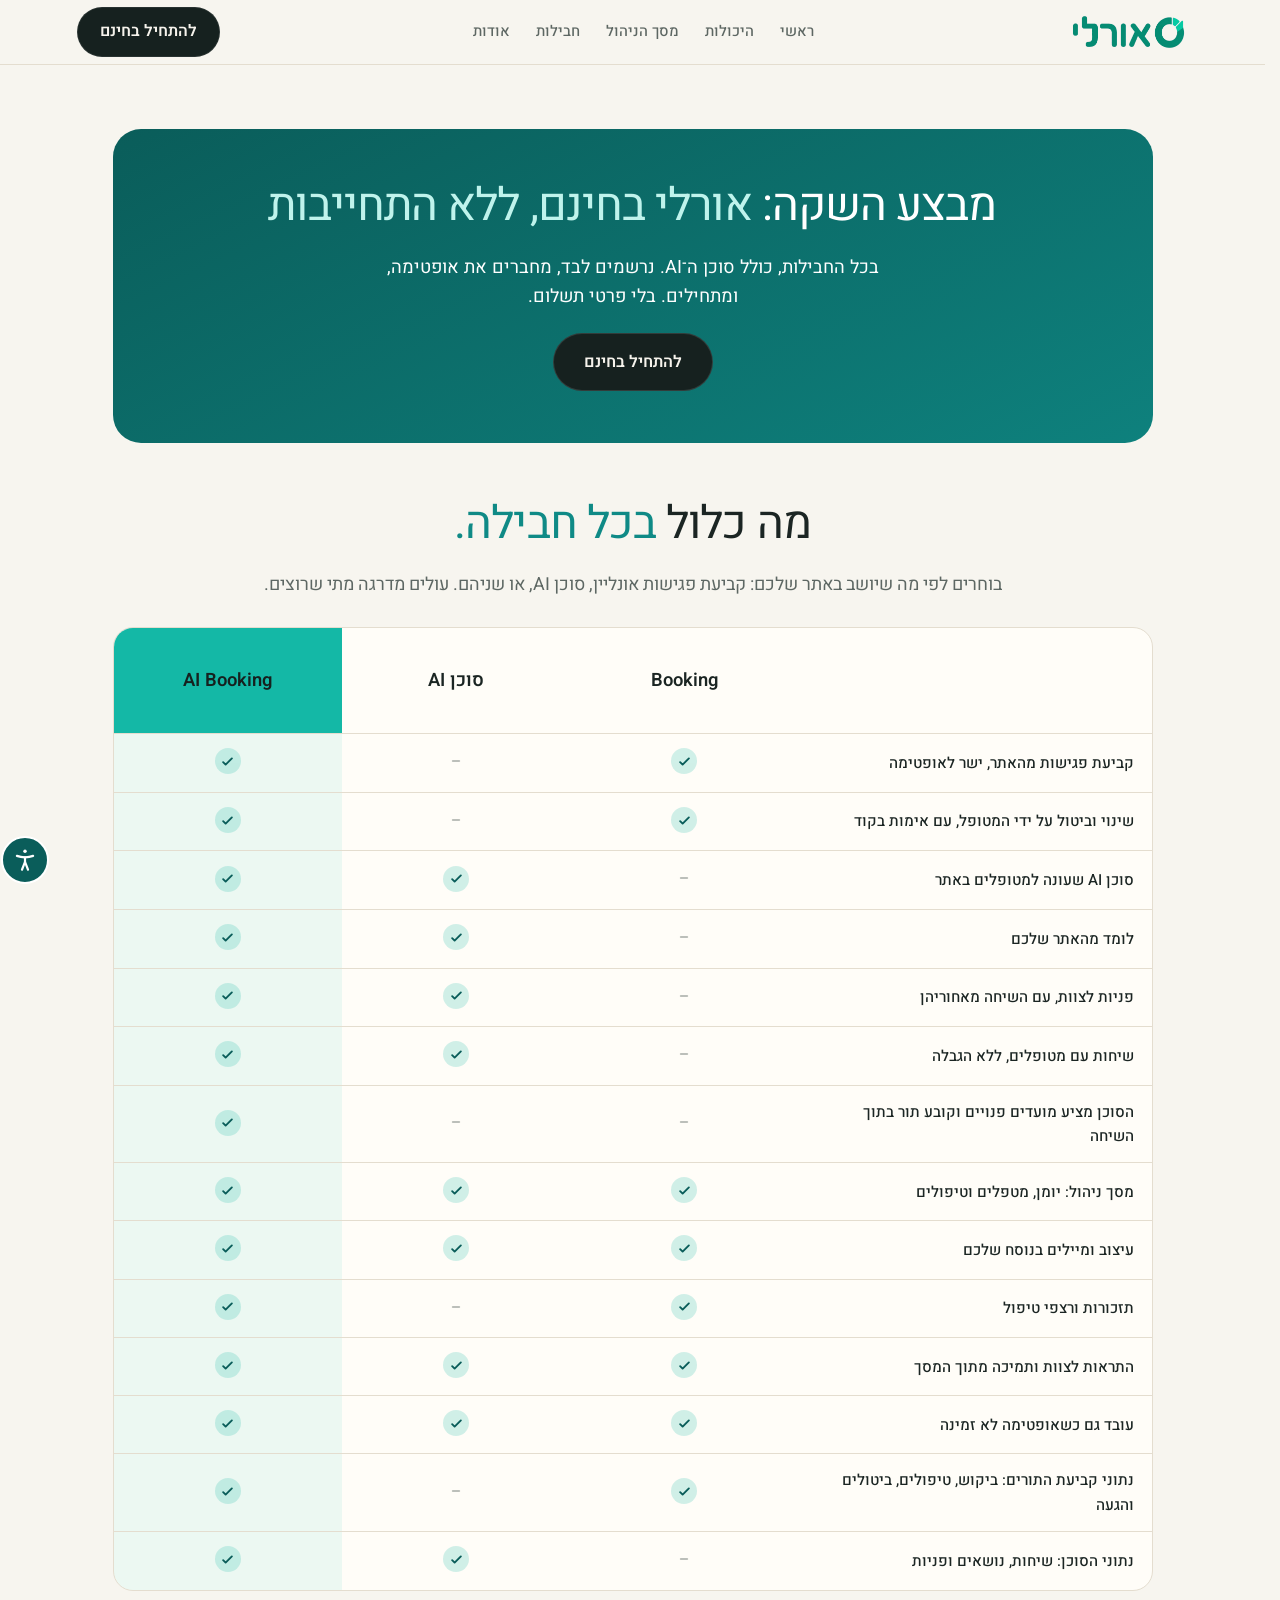
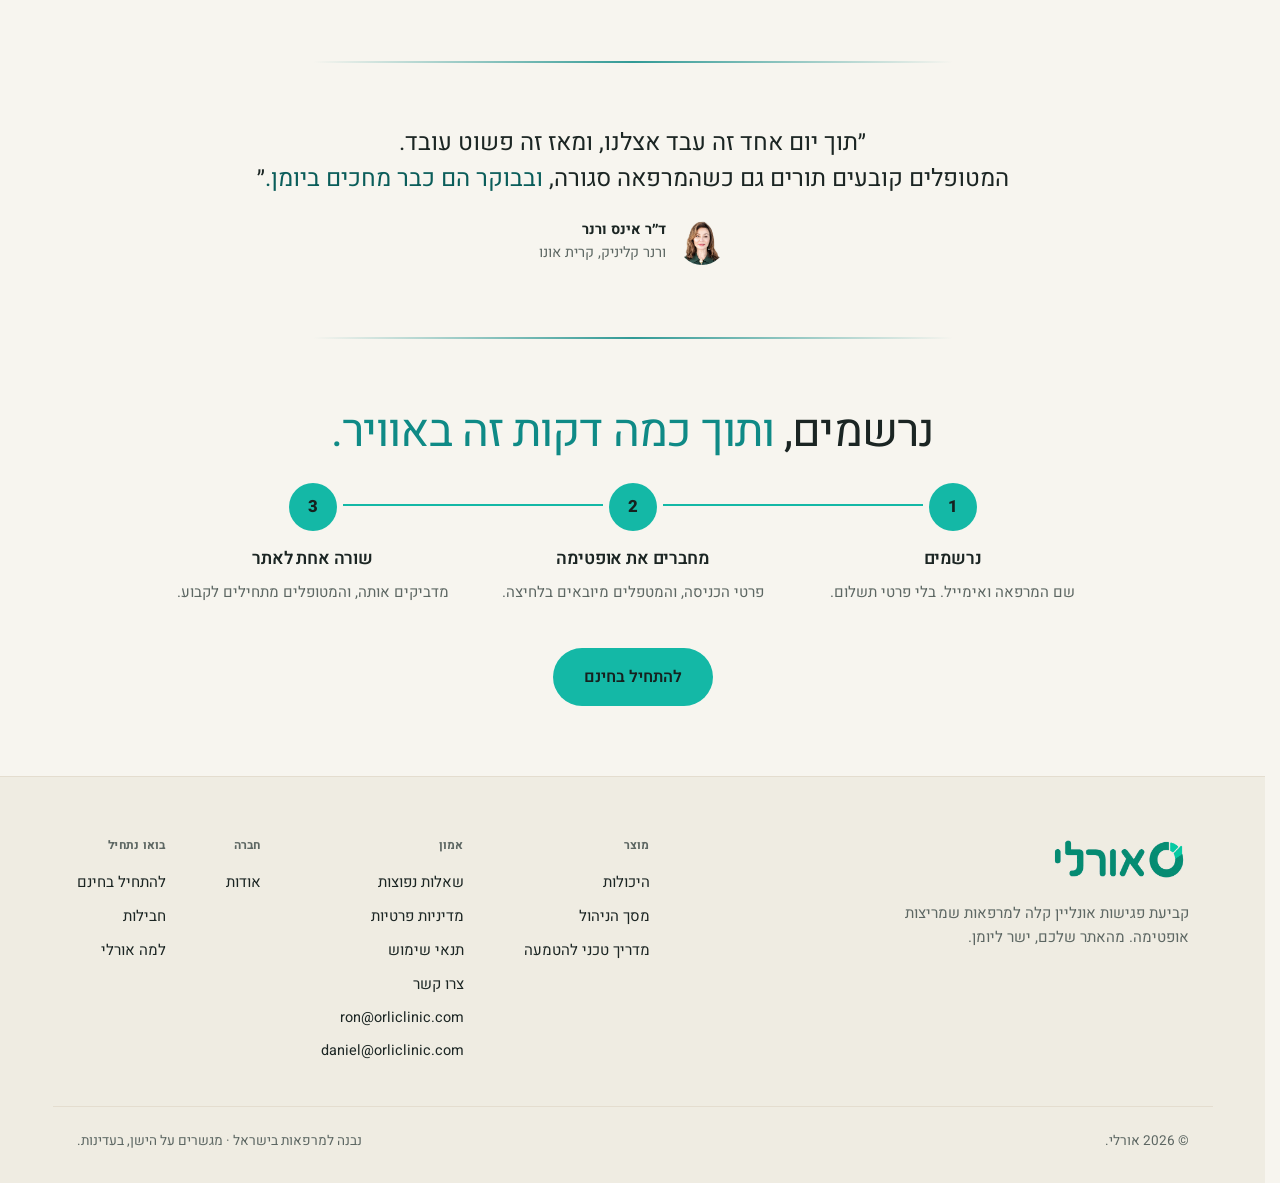
<file: pricing.html>
<!DOCTYPE html>
<html lang="he" dir="rtl">
<head>
  <meta charset="UTF-8" />
  <meta name="viewport" content="width=device-width, initial-scale=1.0, viewport-fit=cover" />
  <script>
    document.documentElement.classList.add('js');
    // styles.css hides every reveal target behind this class, and only
    // script.js ever unhides them. If that file does not arrive — a 404, a
    // dropped connection, a blocked request — the class would leave each
    // page's headlines, leads and lists at opacity 0 with nothing coming to
    // reveal them. script.js sets data-reveal-ready the moment it takes over;
    // if it hasn't, give up the effect and show the page as plain text.
    setTimeout(function () {
      var d = document.documentElement;
      if (!d.hasAttribute('data-reveal-ready')) d.classList.remove('js');
    }, 3000);
  </script>
  <meta name="description" content="החבילות של אורלי, לפי מה שיושב באתר המרפאה: Booking לקביעת פגישות אונליין, סוכן AI שעונה למטופלים, ו־AI Booking שמשלבת את שניהם. מבצע השקה: אורלי בחינם, ללא התחייבות." />
  <title>חבילות: קביעת פגישות אונליין וסוכן AI למרפאות | אורלי</title>
  <!-- Packages without prices (Ron, 2026-10-24): names, what each includes
       and the launch offer where the price was. No figures anywhere on this
       page, its share tags or its JSON-LD, so the JSON-LD carries no offers. -->

  <!-- Heebo, self-hosted (styles.css @font-face). Both subsets: every page
       sets Hebrew and Latin (spaces, digits) in it. -->
  <link rel="preload" href="assets/fonts/heebo-v28-hebrew.woff2" as="font" type="font/woff2" crossorigin />
  <link rel="preload" href="assets/fonts/heebo-v28-latin.woff2" as="font" type="font/woff2" crossorigin />
  <link rel="stylesheet" href="styles.css?v=20261023a" />
  <link rel="stylesheet" href="a11y.css?v=20261022e" />
  <link rel="icon" href="/favicon.ico" sizes="any" />
  <link rel="icon" type="image/png" sizes="64x64" href="assets/brand/favicon-64.png" />
  <link rel="apple-touch-icon" href="assets/brand/apple-touch-icon.png" />

  <link rel="canonical" href="https://orliclinic.com/pricing" />
  <meta name="theme-color" content="#0f8a86" />

  <!-- Link previews. PRODUCT.md's second audience reaches this site because
       the decision-maker sends them a link, so a bare URL in WhatsApp or
       email is a lost handoff. -->
  <meta property="og:type" content="website" />
  <meta property="og:site_name" content="אורלי" />
  <meta property="og:locale" content="he_IL" />
  <meta property="og:url" content="https://orliclinic.com/pricing" />
  <meta property="og:title" content="חבילות: קביעת פגישות אונליין וסוכן AI למרפאות | אורלי" />
  <meta property="og:description" content="החבילות של אורלי, לפי מה שיושב באתר המרפאה: Booking לקביעת פגישות אונליין, סוכן AI שעונה למטופלים, ו־AI Booking שמשלבת את שניהם. מבצע השקה: אורלי בחינם, ללא התחייבות." />
  <meta property="og:image" content="https://orliclinic.com/assets/brand/orli-og.png" />
  <meta property="og:image:width" content="1200" />
  <meta property="og:image:height" content="630" />
  <meta property="og:image:alt" content="אורלי · קביעת פגישה באתר המרפאה, ישר ליומן האופטימה" />
  <meta name="twitter:card" content="summary_large_image" />
  <meta name="twitter:title" content="חבילות: קביעת פגישות אונליין וסוכן AI למרפאות | אורלי" />
  <meta name="twitter:description" content="החבילות של אורלי, לפי מה שיושב באתר המרפאה: Booking לקביעת פגישות אונליין, סוכן AI שעונה למטופלים, ו־AI Booking שמשלבת את שניהם. מבצע השקה: אורלי בחינם, ללא התחייבות." />
  <meta name="twitter:image" content="https://orliclinic.com/assets/brand/orli-og.png" />
  <!-- Structured data for search and answer engines. Every fact here is
       on this page or on the site; keep it in step with the copy. -->
  <script type="application/ld+json">
  {
    "@context": "https://schema.org",
    "@graph": [
      {
        "@type": "WebPage",
        "@id": "https://orliclinic.com/pricing#webpage",
        "url": "https://orliclinic.com/pricing",
        "name": "חבילות: קביעת פגישות אונליין וסוכן AI למרפאות | אורלי",
        "description": "החבילות של אורלי, לפי מה שיושב באתר המרפאה: Booking לקביעת פגישות אונליין, סוכן AI שעונה למטופלים, ו־AI Booking שמשלבת את שניהם. מבצע השקה: אורלי בחינם, ללא התחייבות.",
        "inLanguage": "he",
        "isPartOf": {
          "@id": "https://orliclinic.com/#website"
        },
        "about": {
          "@id": "https://orliclinic.com/#software"
        },
        "breadcrumb": {
          "@id": "https://orliclinic.com/pricing#breadcrumb"
        }
      },
      {
        "@type": "BreadcrumbList",
        "@id": "https://orliclinic.com/pricing#breadcrumb",
        "itemListElement": [
          {
            "@type": "ListItem",
            "position": 1,
            "name": "ראשי",
            "item": "https://orliclinic.com/"
          },
          {
            "@type": "ListItem",
            "position": 2,
            "name": "חבילות",
            "item": "https://orliclinic.com/pricing"
          }
        ]
      }
    ]
  }
  </script>
  <!-- Accessibility menu. In the head so the visitor's saved settings are
       applied before the first paint, and before the scripts that animate. -->
  <script src="a11y.js?v=20261019h"></script>
</head>
<body>
  <span id="top" aria-hidden="true"></span>

  <!-- TOP NAV -->
  <header class="nav">
    <div class="wrap">
      <div class="nav-pill">
        <a href="/#top" class="brand" aria-label="אורלי, לדף הבית">
          <img class="brand-logo brand-logo--he" src="assets/brand/orli-wordmark-he.png?v=20261019h" width="480" height="151" alt="אורלי" />
        </a>
        <nav class="nav-links" id="navMenu" aria-label="ניווט ראשי">
          <a href="/">ראשי</a>
          <a href="/features">היכולות</a>
          <a href="/panel">מסך הניהול</a>
          <a href="/pricing" aria-current="page">חבילות</a>
          <a href="/about">אודות</a>
        </nav>
        <button class="nav-toggle" type="button" id="navToggle"
                aria-expanded="false" aria-controls="navMenu" aria-label="תפריט">
          <span class="nav-toggle-bar"></span>
          <span class="nav-toggle-bar"></span>
          <span class="nav-toggle-bar"></span>
        </button>
        <div class="nav-cta">
          <a data-start-cta data-demo-cta href="/#contact" class="btn-dark">להתחיל בחינם</a>
        </div>
      </div>
    </div>
  </header>

  <main>
    <!-- THE PACKAGES: three cards. AI Booking in the middle is the one to
         choose: it rises and carries the tag; the two beside it settle a
         touch smaller and toward it as the cards come into view (script.js
         "pricing cards", styles.css "Pricing cards"). Where a price was, the
         launch offer. -->
    <!-- Hidden for now (Ron, 2026-10-24): the three cards come back by removing `hidden`. -->
    <h1 class="sr-only">החבילות של אורלי</h1>
    <section class="section pc-top" id="plans" hidden>
      <div class="wrap">
        <div class="pc-grid" data-pc-grid>
          <article class="pc-card pc-card--a">
            <p class="pc-name">Booking</p>
            <p class="pc-offer">מבצע השקה: אורלי בחינם, ללא התחייבות</p>
            <ul class="pc-list">
              <li><svg viewBox="0 0 24 24" fill="none" stroke="currentColor" stroke-width="2.5" stroke-linecap="round" stroke-linejoin="round" aria-hidden="true"><path d="M5 13l4 4L19 7"/></svg><span>קביעת פגישות אונליין מהאתר, ישר לאופטימה</span></li>
              <li><svg viewBox="0 0 24 24" fill="none" stroke="currentColor" stroke-width="2.5" stroke-linecap="round" stroke-linejoin="round" aria-hidden="true"><path d="M5 13l4 4L19 7"/></svg><span>מטפלים ומשתמשים ללא הגבלה</span></li>
              <li><svg viewBox="0 0 24 24" fill="none" stroke="currentColor" stroke-width="2.5" stroke-linecap="round" stroke-linejoin="round" aria-hidden="true"><path d="M5 13l4 4L19 7"/></svg><span>שינוי וביטול על ידי המטופל, עם אימות בקוד</span></li>
              <li><svg viewBox="0 0 24 24" fill="none" stroke="currentColor" stroke-width="2.5" stroke-linecap="round" stroke-linejoin="round" aria-hidden="true"><path d="M5 13l4 4L19 7"/></svg><span>תזכורות ורצפי טיפול, ללא הגבלה</span></li>
              <li><svg viewBox="0 0 24 24" fill="none" stroke="currentColor" stroke-width="2.5" stroke-linecap="round" stroke-linejoin="round" aria-hidden="true"><path d="M5 13l4 4L19 7"/></svg><span>מסך ניהול: יומן, מטפלים וטיפולים</span></li>
              <li><svg viewBox="0 0 24 24" fill="none" stroke="currentColor" stroke-width="2.5" stroke-linecap="round" stroke-linejoin="round" aria-hidden="true"><path d="M5 13l4 4L19 7"/></svg><span>עיצוב ומיילים בנוסח שלכם</span></li>
              <li><svg viewBox="0 0 24 24" fill="none" stroke="currentColor" stroke-width="2.5" stroke-linecap="round" stroke-linejoin="round" aria-hidden="true"><path d="M5 13l4 4L19 7"/></svg><span>התראות לצוות ותמיכה מתוך המסך</span></li>
              <li><svg viewBox="0 0 24 24" fill="none" stroke="currentColor" stroke-width="2.5" stroke-linecap="round" stroke-linejoin="round" aria-hidden="true"><path d="M5 13l4 4L19 7"/></svg><span>נתוני קביעת התורים: ביקוש, טיפולים, ביטולים והגעה</span></li>
            </ul>
            <hr class="pc-hr" />
            <a data-start-cta data-demo-cta href="/#contact" class="pc-btn">להתחיל בחינם</a>
            <p class="pc-desc">למרפאה שרוצה שהמטופלים יקבעו תור בעצמם.</p>
          </article>
          <article class="pc-card pc-card--hi">
            <span class="pc-tag"><svg viewBox="0 0 24 24" fill="currentColor" aria-hidden="true"><path d="M12 2.5l2.9 6 6.6.9-4.8 4.6 1.2 6.5L12 17.4l-5.9 3.1 1.2-6.5L2.5 9.4l6.6-.9z"/></svg><span>המומלץ ביותר</span></span>
            <p class="pc-name">AI Booking</p>
            <p class="pc-offer">מבצע השקה: אורלי בחינם, ללא התחייבות</p>
            <p class="pc-note">כל מה שב־Booking ובסוכן AI, וגם:</p>
            <ul class="pc-list">
              <li><svg viewBox="0 0 24 24" fill="none" stroke="currentColor" stroke-width="2.5" stroke-linecap="round" stroke-linejoin="round" aria-hidden="true"><path d="M5 13l4 4L19 7"/></svg><span>קביעת פגישות אונליין וסוכן ה-AI, שניהם באתר</span></li>
              <li><svg viewBox="0 0 24 24" fill="none" stroke="currentColor" stroke-width="2.5" stroke-linecap="round" stroke-linejoin="round" aria-hidden="true"><path d="M5 13l4 4L19 7"/></svg><span>הסוכן מציע מועדים פנויים וקובע תור בתוך השיחה</span></li>
              <li><svg viewBox="0 0 24 24" fill="none" stroke="currentColor" stroke-width="2.5" stroke-linecap="round" stroke-linejoin="round" aria-hidden="true"><path d="M5 13l4 4L19 7"/></svg><span>כל הנתונים במקום אחד: קביעת התורים והסוכן</span></li>
            </ul>
            <hr class="pc-hr" />
            <a data-start-cta data-demo-cta href="/#contact" class="pc-btn pc-btn--fill">להתחיל בחינם</a>
            <p class="pc-desc">למרפאה שרוצה שהמטופלים יקבעו בעצמם, וגם יקבלו מענה כשהיא סגורה.</p>
          </article>
          <article class="pc-card pc-card--c">
            <p class="pc-name">סוכן AI</p>
            <p class="pc-offer">מבצע השקה: אורלי בחינם, ללא התחייבות</p>
            <p class="pc-note">בלי קביעת פגישות אונליין מהאתר:</p>
            <ul class="pc-list">
              <li><svg viewBox="0 0 24 24" fill="none" stroke="currentColor" stroke-width="2.5" stroke-linecap="round" stroke-linejoin="round" aria-hidden="true"><path d="M5 13l4 4L19 7"/></svg><span>סוכן AI באתר שעונה למטופלים רק מהמידע של המרפאה</span></li>
              <li><svg viewBox="0 0 24 24" fill="none" stroke="currentColor" stroke-width="2.5" stroke-linecap="round" stroke-linejoin="round" aria-hidden="true"><path d="M5 13l4 4L19 7"/></svg><span>פניות לצוות, עם השיחה מאחוריהן</span></li>
              <li><svg viewBox="0 0 24 24" fill="none" stroke="currentColor" stroke-width="2.5" stroke-linecap="round" stroke-linejoin="round" aria-hidden="true"><path d="M5 13l4 4L19 7"/></svg><span>שיחות ללא הגבלה</span></li>
              <li><svg viewBox="0 0 24 24" fill="none" stroke="currentColor" stroke-width="2.5" stroke-linecap="round" stroke-linejoin="round" aria-hidden="true"><path d="M5 13l4 4L19 7"/></svg><span>נתוני הסוכן בעמוד הנתונים</span></li>
              <li><svg viewBox="0 0 24 24" fill="none" stroke="currentColor" stroke-width="2.5" stroke-linecap="round" stroke-linejoin="round" aria-hidden="true"><path d="M5 13l4 4L19 7"/></svg><span>מסך ניהול, עיצוב ומיילים בנוסח שלכם</span></li>
            </ul>
            <hr class="pc-hr" />
            <a data-start-cta data-demo-cta href="/#contact" class="pc-btn">להתחיל בחינם</a>
            <p class="pc-desc">למרפאה שרוצה מענה למטופלים גם כשהיא סגורה.</p>
          </article>
        </div>
        <p class="plans-foot">בכל חבילה, מטפלים ומשתמשים ללא הגבלה. בלי התחייבות ובלי פרטי תשלום.</p>
      </div>
    </section>

    <!-- THE OFFER: the home page's green band, which grows from a small tile
         to full width as it comes into view (script.js "closing band",
         styles.css .cta-box). -->
    <section class="cta-band cta-band--tail cta-band--offer">
      <div class="wrap">
        <div class="cta-box" data-cta-box>
          <div class="cta-bg" aria-hidden="true"></div>
          <div class="cta-inner narrow center">
            <h2 class="display">מבצע השקה: <span class="ital">אורלי בחינם, ללא התחייבות</span></h2>
            <p class="cta-lead">בכל החבילות, כולל סוכן ה־AI. נרשמים לבד, מחברים את אופטימה, ומתחילים. בלי פרטי תשלום.</p>
            <div class="cta-actions">
              <a data-start-cta data-demo-cta href="/#contact" class="btn-dark lg">להתחיל בחינם</a>
            </div>
          </div>
        </div>
      </div>
    </section>

    <!-- WHAT EACH PACKAGE GIVES: one table, grouped, the AI Booking column
         lit. A real <table>; on a phone all three columns fit (styles.css
         "Pricing table"). -->
    <section class="section" id="compare-plans">
      <div class="wrap">
        <div class="section-head">
          <h2 class="display">מה כלול <span class="ital">בכל חבילה.</span></h2>
          <p class="section-lead">בוחרים לפי מה שיושב באתר שלכם: קביעת פגישות אונליין, סוכן AI, או שניהם. עולים מדרגה מתי שרוצים.</p>
        </div>
        <div class="pt-wrap">
          <table class="pt">
            <caption class="sr-only">השוואת החבילות</caption>
            <thead>
              <tr>
                <td class="pt-corner"></td>
                <th scope="col"><span class="pt-name">Booking</span></th>
                <th scope="col"><span class="pt-name">סוכן AI</span></th>
                <th scope="col" class="is-hi"><span class="pt-name">AI Booking</span></th>
              </tr>
            </thead>
            <tbody>
              <tr><th scope="row">קביעת פגישות מהאתר, ישר לאופטימה</th><td><span class="pt-yes"><svg viewBox="0 0 24 24" fill="none" stroke="currentColor" stroke-width="3" stroke-linecap="round" stroke-linejoin="round" aria-hidden="true"><path d="M5 13l4 4L19 7"/></svg><span class="sr-only">כלול</span></span></td><td><span class="pt-no"><svg viewBox="0 0 24 24" fill="none" stroke="currentColor" stroke-width="2.5" stroke-linecap="round" aria-hidden="true"><line x1="7" y1="12" x2="17" y2="12"/></svg><span class="sr-only">לא כלול</span></span></td><td class="is-hi"><span class="pt-yes"><svg viewBox="0 0 24 24" fill="none" stroke="currentColor" stroke-width="3" stroke-linecap="round" stroke-linejoin="round" aria-hidden="true"><path d="M5 13l4 4L19 7"/></svg><span class="sr-only">כלול</span></span></td></tr>
              <tr><th scope="row">שינוי וביטול על ידי המטופל, עם אימות בקוד</th><td><span class="pt-yes"><svg viewBox="0 0 24 24" fill="none" stroke="currentColor" stroke-width="3" stroke-linecap="round" stroke-linejoin="round" aria-hidden="true"><path d="M5 13l4 4L19 7"/></svg><span class="sr-only">כלול</span></span></td><td><span class="pt-no"><svg viewBox="0 0 24 24" fill="none" stroke="currentColor" stroke-width="2.5" stroke-linecap="round" aria-hidden="true"><line x1="7" y1="12" x2="17" y2="12"/></svg><span class="sr-only">לא כלול</span></span></td><td class="is-hi"><span class="pt-yes"><svg viewBox="0 0 24 24" fill="none" stroke="currentColor" stroke-width="3" stroke-linecap="round" stroke-linejoin="round" aria-hidden="true"><path d="M5 13l4 4L19 7"/></svg><span class="sr-only">כלול</span></span></td></tr>
              <tr><th scope="row">סוכן AI שעונה למטופלים באתר</th><td><span class="pt-no"><svg viewBox="0 0 24 24" fill="none" stroke="currentColor" stroke-width="2.5" stroke-linecap="round" aria-hidden="true"><line x1="7" y1="12" x2="17" y2="12"/></svg><span class="sr-only">לא כלול</span></span></td><td><span class="pt-yes"><svg viewBox="0 0 24 24" fill="none" stroke="currentColor" stroke-width="3" stroke-linecap="round" stroke-linejoin="round" aria-hidden="true"><path d="M5 13l4 4L19 7"/></svg><span class="sr-only">כלול</span></span></td><td class="is-hi"><span class="pt-yes"><svg viewBox="0 0 24 24" fill="none" stroke="currentColor" stroke-width="3" stroke-linecap="round" stroke-linejoin="round" aria-hidden="true"><path d="M5 13l4 4L19 7"/></svg><span class="sr-only">כלול</span></span></td></tr>
              <tr><th scope="row">לומד מהאתר שלכם</th><td><span class="pt-no"><svg viewBox="0 0 24 24" fill="none" stroke="currentColor" stroke-width="2.5" stroke-linecap="round" aria-hidden="true"><line x1="7" y1="12" x2="17" y2="12"/></svg><span class="sr-only">לא כלול</span></span></td><td><span class="pt-yes"><svg viewBox="0 0 24 24" fill="none" stroke="currentColor" stroke-width="3" stroke-linecap="round" stroke-linejoin="round" aria-hidden="true"><path d="M5 13l4 4L19 7"/></svg><span class="sr-only">כלול</span></span></td><td class="is-hi"><span class="pt-yes"><svg viewBox="0 0 24 24" fill="none" stroke="currentColor" stroke-width="3" stroke-linecap="round" stroke-linejoin="round" aria-hidden="true"><path d="M5 13l4 4L19 7"/></svg><span class="sr-only">כלול</span></span></td></tr>
              <tr><th scope="row">פניות לצוות, עם השיחה מאחוריהן</th><td><span class="pt-no"><svg viewBox="0 0 24 24" fill="none" stroke="currentColor" stroke-width="2.5" stroke-linecap="round" aria-hidden="true"><line x1="7" y1="12" x2="17" y2="12"/></svg><span class="sr-only">לא כלול</span></span></td><td><span class="pt-yes"><svg viewBox="0 0 24 24" fill="none" stroke="currentColor" stroke-width="3" stroke-linecap="round" stroke-linejoin="round" aria-hidden="true"><path d="M5 13l4 4L19 7"/></svg><span class="sr-only">כלול</span></span></td><td class="is-hi"><span class="pt-yes"><svg viewBox="0 0 24 24" fill="none" stroke="currentColor" stroke-width="3" stroke-linecap="round" stroke-linejoin="round" aria-hidden="true"><path d="M5 13l4 4L19 7"/></svg><span class="sr-only">כלול</span></span></td></tr>
              <tr><th scope="row">שיחות עם מטופלים, ללא הגבלה</th><td><span class="pt-no"><svg viewBox="0 0 24 24" fill="none" stroke="currentColor" stroke-width="2.5" stroke-linecap="round" aria-hidden="true"><line x1="7" y1="12" x2="17" y2="12"/></svg><span class="sr-only">לא כלול</span></span></td><td><span class="pt-yes"><svg viewBox="0 0 24 24" fill="none" stroke="currentColor" stroke-width="3" stroke-linecap="round" stroke-linejoin="round" aria-hidden="true"><path d="M5 13l4 4L19 7"/></svg><span class="sr-only">כלול</span></span></td><td class="is-hi"><span class="pt-yes"><svg viewBox="0 0 24 24" fill="none" stroke="currentColor" stroke-width="3" stroke-linecap="round" stroke-linejoin="round" aria-hidden="true"><path d="M5 13l4 4L19 7"/></svg><span class="sr-only">כלול</span></span></td></tr>
              <tr><th scope="row">הסוכן מציע מועדים פנויים וקובע תור בתוך השיחה</th><td><span class="pt-no"><svg viewBox="0 0 24 24" fill="none" stroke="currentColor" stroke-width="2.5" stroke-linecap="round" aria-hidden="true"><line x1="7" y1="12" x2="17" y2="12"/></svg><span class="sr-only">לא כלול</span></span></td><td><span class="pt-no"><svg viewBox="0 0 24 24" fill="none" stroke="currentColor" stroke-width="2.5" stroke-linecap="round" aria-hidden="true"><line x1="7" y1="12" x2="17" y2="12"/></svg><span class="sr-only">לא כלול</span></span></td><td class="is-hi"><span class="pt-yes"><svg viewBox="0 0 24 24" fill="none" stroke="currentColor" stroke-width="3" stroke-linecap="round" stroke-linejoin="round" aria-hidden="true"><path d="M5 13l4 4L19 7"/></svg><span class="sr-only">כלול</span></span></td></tr>
              <tr><th scope="row">מסך ניהול: יומן, מטפלים וטיפולים</th><td><span class="pt-yes"><svg viewBox="0 0 24 24" fill="none" stroke="currentColor" stroke-width="3" stroke-linecap="round" stroke-linejoin="round" aria-hidden="true"><path d="M5 13l4 4L19 7"/></svg><span class="sr-only">כלול</span></span></td><td><span class="pt-yes"><svg viewBox="0 0 24 24" fill="none" stroke="currentColor" stroke-width="3" stroke-linecap="round" stroke-linejoin="round" aria-hidden="true"><path d="M5 13l4 4L19 7"/></svg><span class="sr-only">כלול</span></span></td><td class="is-hi"><span class="pt-yes"><svg viewBox="0 0 24 24" fill="none" stroke="currentColor" stroke-width="3" stroke-linecap="round" stroke-linejoin="round" aria-hidden="true"><path d="M5 13l4 4L19 7"/></svg><span class="sr-only">כלול</span></span></td></tr>
              <tr><th scope="row">עיצוב ומיילים בנוסח שלכם</th><td><span class="pt-yes"><svg viewBox="0 0 24 24" fill="none" stroke="currentColor" stroke-width="3" stroke-linecap="round" stroke-linejoin="round" aria-hidden="true"><path d="M5 13l4 4L19 7"/></svg><span class="sr-only">כלול</span></span></td><td><span class="pt-yes"><svg viewBox="0 0 24 24" fill="none" stroke="currentColor" stroke-width="3" stroke-linecap="round" stroke-linejoin="round" aria-hidden="true"><path d="M5 13l4 4L19 7"/></svg><span class="sr-only">כלול</span></span></td><td class="is-hi"><span class="pt-yes"><svg viewBox="0 0 24 24" fill="none" stroke="currentColor" stroke-width="3" stroke-linecap="round" stroke-linejoin="round" aria-hidden="true"><path d="M5 13l4 4L19 7"/></svg><span class="sr-only">כלול</span></span></td></tr>
              <tr><th scope="row">תזכורות ורצפי טיפול</th><td><span class="pt-yes"><svg viewBox="0 0 24 24" fill="none" stroke="currentColor" stroke-width="3" stroke-linecap="round" stroke-linejoin="round" aria-hidden="true"><path d="M5 13l4 4L19 7"/></svg><span class="sr-only">כלול</span></span></td><td><span class="pt-no"><svg viewBox="0 0 24 24" fill="none" stroke="currentColor" stroke-width="2.5" stroke-linecap="round" aria-hidden="true"><line x1="7" y1="12" x2="17" y2="12"/></svg><span class="sr-only">לא כלול</span></span></td><td class="is-hi"><span class="pt-yes"><svg viewBox="0 0 24 24" fill="none" stroke="currentColor" stroke-width="3" stroke-linecap="round" stroke-linejoin="round" aria-hidden="true"><path d="M5 13l4 4L19 7"/></svg><span class="sr-only">כלול</span></span></td></tr>
              <tr><th scope="row">התראות לצוות ותמיכה מתוך המסך</th><td><span class="pt-yes"><svg viewBox="0 0 24 24" fill="none" stroke="currentColor" stroke-width="3" stroke-linecap="round" stroke-linejoin="round" aria-hidden="true"><path d="M5 13l4 4L19 7"/></svg><span class="sr-only">כלול</span></span></td><td><span class="pt-yes"><svg viewBox="0 0 24 24" fill="none" stroke="currentColor" stroke-width="3" stroke-linecap="round" stroke-linejoin="round" aria-hidden="true"><path d="M5 13l4 4L19 7"/></svg><span class="sr-only">כלול</span></span></td><td class="is-hi"><span class="pt-yes"><svg viewBox="0 0 24 24" fill="none" stroke="currentColor" stroke-width="3" stroke-linecap="round" stroke-linejoin="round" aria-hidden="true"><path d="M5 13l4 4L19 7"/></svg><span class="sr-only">כלול</span></span></td></tr>
              <tr><th scope="row">עובד גם כשאופטימה לא זמינה</th><td><span class="pt-yes"><svg viewBox="0 0 24 24" fill="none" stroke="currentColor" stroke-width="3" stroke-linecap="round" stroke-linejoin="round" aria-hidden="true"><path d="M5 13l4 4L19 7"/></svg><span class="sr-only">כלול</span></span></td><td><span class="pt-yes"><svg viewBox="0 0 24 24" fill="none" stroke="currentColor" stroke-width="3" stroke-linecap="round" stroke-linejoin="round" aria-hidden="true"><path d="M5 13l4 4L19 7"/></svg><span class="sr-only">כלול</span></span></td><td class="is-hi"><span class="pt-yes"><svg viewBox="0 0 24 24" fill="none" stroke="currentColor" stroke-width="3" stroke-linecap="round" stroke-linejoin="round" aria-hidden="true"><path d="M5 13l4 4L19 7"/></svg><span class="sr-only">כלול</span></span></td></tr>
              <tr><th scope="row">נתוני קביעת התורים: ביקוש, טיפולים, ביטולים והגעה</th><td><span class="pt-yes"><svg viewBox="0 0 24 24" fill="none" stroke="currentColor" stroke-width="3" stroke-linecap="round" stroke-linejoin="round" aria-hidden="true"><path d="M5 13l4 4L19 7"/></svg><span class="sr-only">כלול</span></span></td><td><span class="pt-no"><svg viewBox="0 0 24 24" fill="none" stroke="currentColor" stroke-width="2.5" stroke-linecap="round" aria-hidden="true"><line x1="7" y1="12" x2="17" y2="12"/></svg><span class="sr-only">לא כלול</span></span></td><td class="is-hi"><span class="pt-yes"><svg viewBox="0 0 24 24" fill="none" stroke="currentColor" stroke-width="3" stroke-linecap="round" stroke-linejoin="round" aria-hidden="true"><path d="M5 13l4 4L19 7"/></svg><span class="sr-only">כלול</span></span></td></tr>
              <tr><th scope="row">נתוני הסוכן: שיחות, נושאים ופניות</th><td><span class="pt-no"><svg viewBox="0 0 24 24" fill="none" stroke="currentColor" stroke-width="2.5" stroke-linecap="round" aria-hidden="true"><line x1="7" y1="12" x2="17" y2="12"/></svg><span class="sr-only">לא כלול</span></span></td><td><span class="pt-yes"><svg viewBox="0 0 24 24" fill="none" stroke="currentColor" stroke-width="3" stroke-linecap="round" stroke-linejoin="round" aria-hidden="true"><path d="M5 13l4 4L19 7"/></svg><span class="sr-only">כלול</span></span></td><td class="is-hi"><span class="pt-yes"><svg viewBox="0 0 24 24" fill="none" stroke="currentColor" stroke-width="3" stroke-linecap="round" stroke-linejoin="round" aria-hidden="true"><path d="M5 13l4 4L19 7"/></svg><span class="sr-only">כלול</span></span></td></tr>
            </tbody>
          </table>
        </div>
      </div>
    </section>

    <!-- PROOF: the clinic that runs Orli, in one quiet block (the same quote
         as the home page's #clinic). -->
    <section class="section price-proof-sec">
      <div class="wrap">
        <figure class="price-proof">
          <blockquote>״תוך יום אחד זה עבד אצלנו, ומאז זה פשוט עובד.<br class="pp-br" /> המטופלים קובעים תורים גם כשהמרפאה סגורה, <em>ובבוקר הם כבר מחכים ביומן.</em>״</blockquote>
          <figcaption>
            <img src="assets/customers/ines-verner.webp?v=20261019h" width="48" height="48" loading="lazy" decoding="async" alt="" />
            <span><b>ד״ר אינס ורנר</b>ורנר קליניק, קרית אונו</span>
          </figcaption>
        </figure>
      </div>
    </section>

    <section class="section" id="start">
      <div class="wrap">
        <div class="section-head">
          <h2 class="display display--sub">נרשמים, <span class="ital">ותוך כמה דקות זה באוויר.</span></h2>
        </div>
        <!-- Three steps on one line, joined by a hairline: numbers, not cards. -->
        <ol class="steps steps--line" data-steps>
          <li><h3>נרשמים</h3><p>שם המרפאה ואימייל. בלי פרטי תשלום.</p></li>
          <li><h3>מחברים את אופטימה</h3><p>פרטי הכניסה, והמטפלים מיובאים בלחיצה.</p></li>
          <li><h3>שורה אחת לאתר</h3><p>מדביקים אותה, והמטופלים מתחילים לקבוע.</p></li>
        </ol>
        <div class="steps-cta">
          <a data-start-cta data-demo-cta href="/#contact" class="btn-teal lg">להתחיל בחינם</a>
        </div>
      </div>
    </section>
  </main>

  <!-- FOOTER -->
  <footer class="footer">
    <div class="wrap footer-inner">
      <div class="footer-brand">
        <a href="/#top" class="brand" aria-label="אורלי, לדף הבית">
          <img class="brand-logo brand-logo--he brand-logo--footer" loading="lazy" decoding="async" src="assets/brand/orli-wordmark-he.png?v=20261019h" width="480" height="151" alt="אורלי" />
        </a>
        <p>קביעת פגישות אונליין קלה למרפאות שמריצות אופטימה. מהאתר שלכם, ישר ליומן.</p>
      </div>
      <nav class="footer-cols" aria-label="ניווט תחתון">
        <div class="footer-col">
          <h3 class="footer-col-h">מוצר</h3>
          <a href="/features">היכולות</a>
          <a href="/panel">מסך הניהול</a>
          <a href="/integration">מדריך טכני להטמעה</a>
        </div>
        <div class="footer-col">
          <h3 class="footer-col-h">אמון</h3>
          <a href="/#faq">שאלות נפוצות</a>
          <a href="/privacy">מדיניות פרטיות</a>
          <a href="/terms">תנאי שימוש</a>
          <a href="/#contact" data-contact-open>צרו קשר</a>
          <a href="mailto:ron@orliclinic.com" class="footer-mail" dir="ltr">ron@orliclinic.com</a>
          <a href="mailto:daniel@orliclinic.com" class="footer-mail" dir="ltr">daniel@orliclinic.com</a>
        </div>
        <div class="footer-col">
          <h3 class="footer-col-h">חברה</h3>
          <a href="/about">אודות</a>
        </div>
        <div class="footer-col">
          <h3 class="footer-col-h">בואו נתחיל</h3>
          <a data-start-cta data-demo-cta href="/#contact">להתחיל בחינם</a>
          <a href="/pricing">חבילות</a>
          <a href="/#compare">למה אורלי</a>
        </div>
      </nav>
    </div>
    <div class="wrap footer-bottom">
      <span>© <span id="year"></span> אורלי.</span>
      <span>נבנה למרפאות בישראל · מגשרים על הישן, בעדינות.</span>
    </div>
  </footer>

  <script src="script.js?v=20261023a"></script>
</body>
</html>
</file>
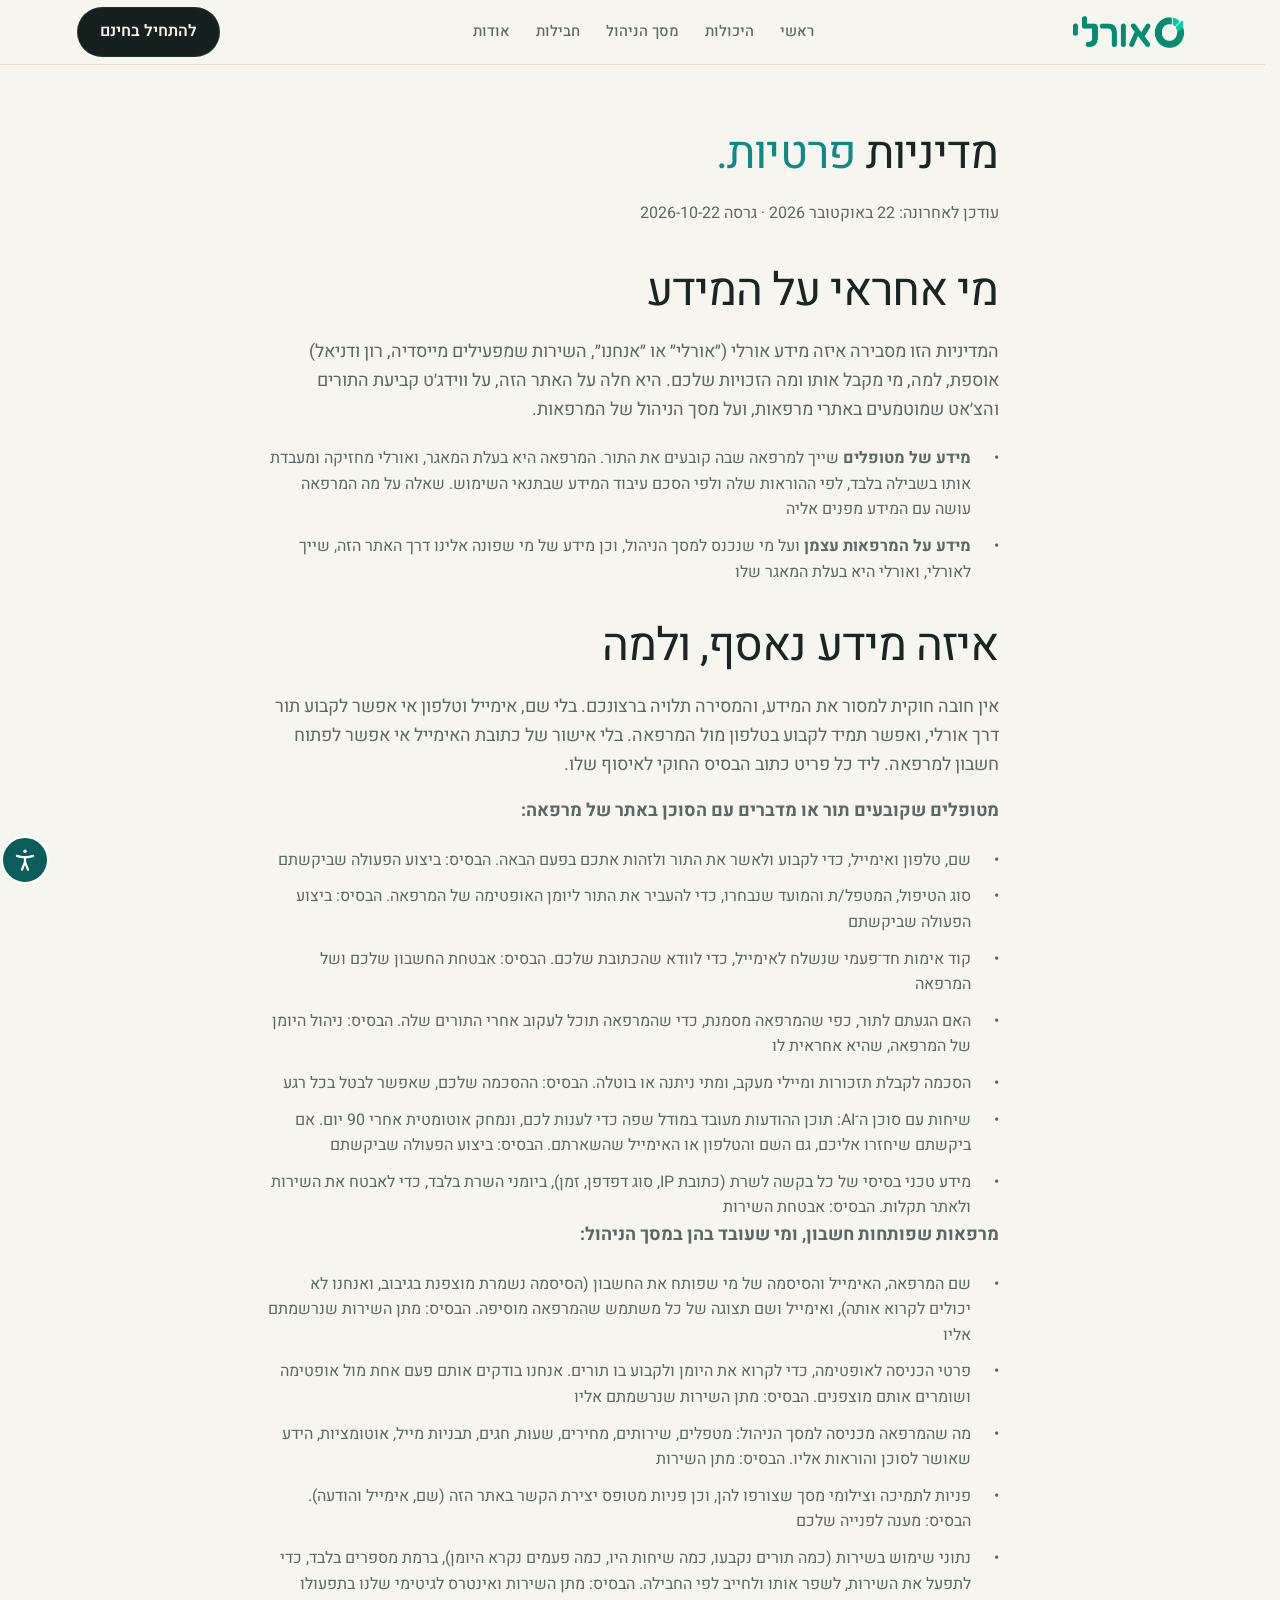
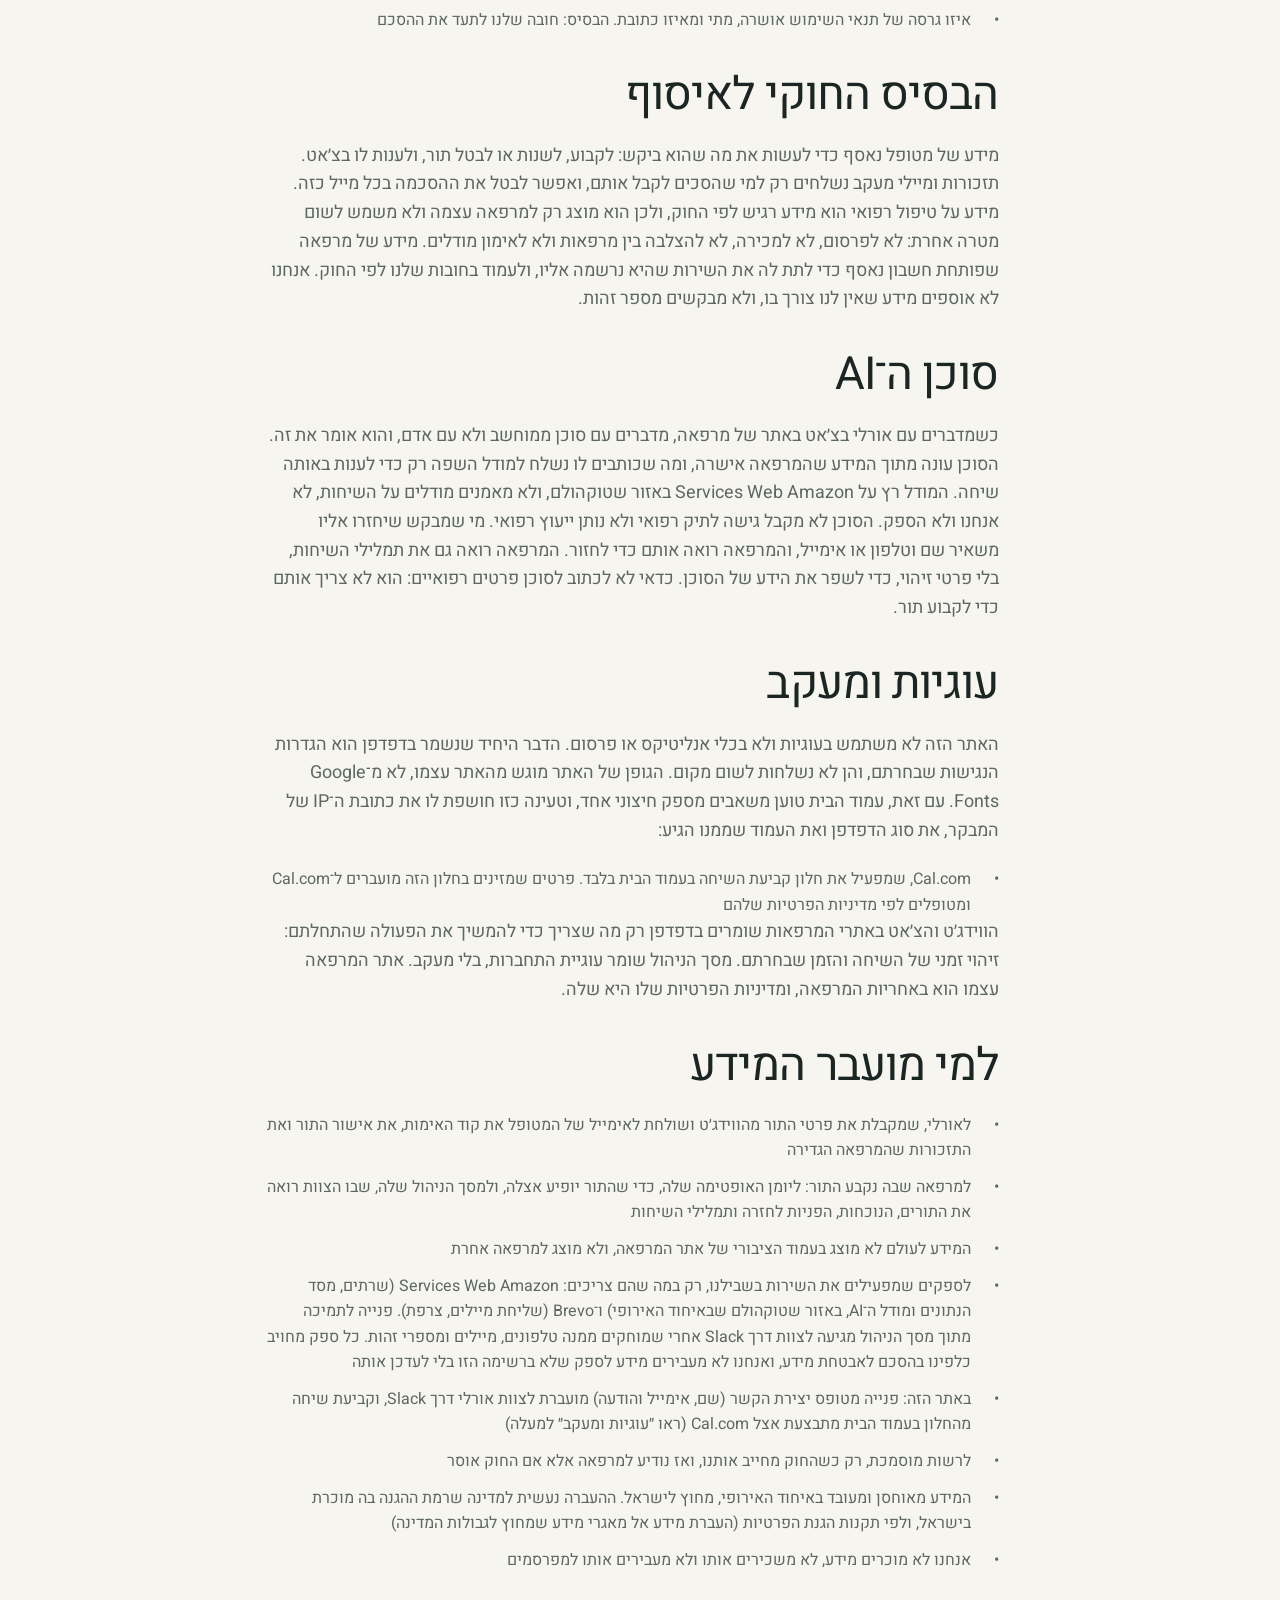
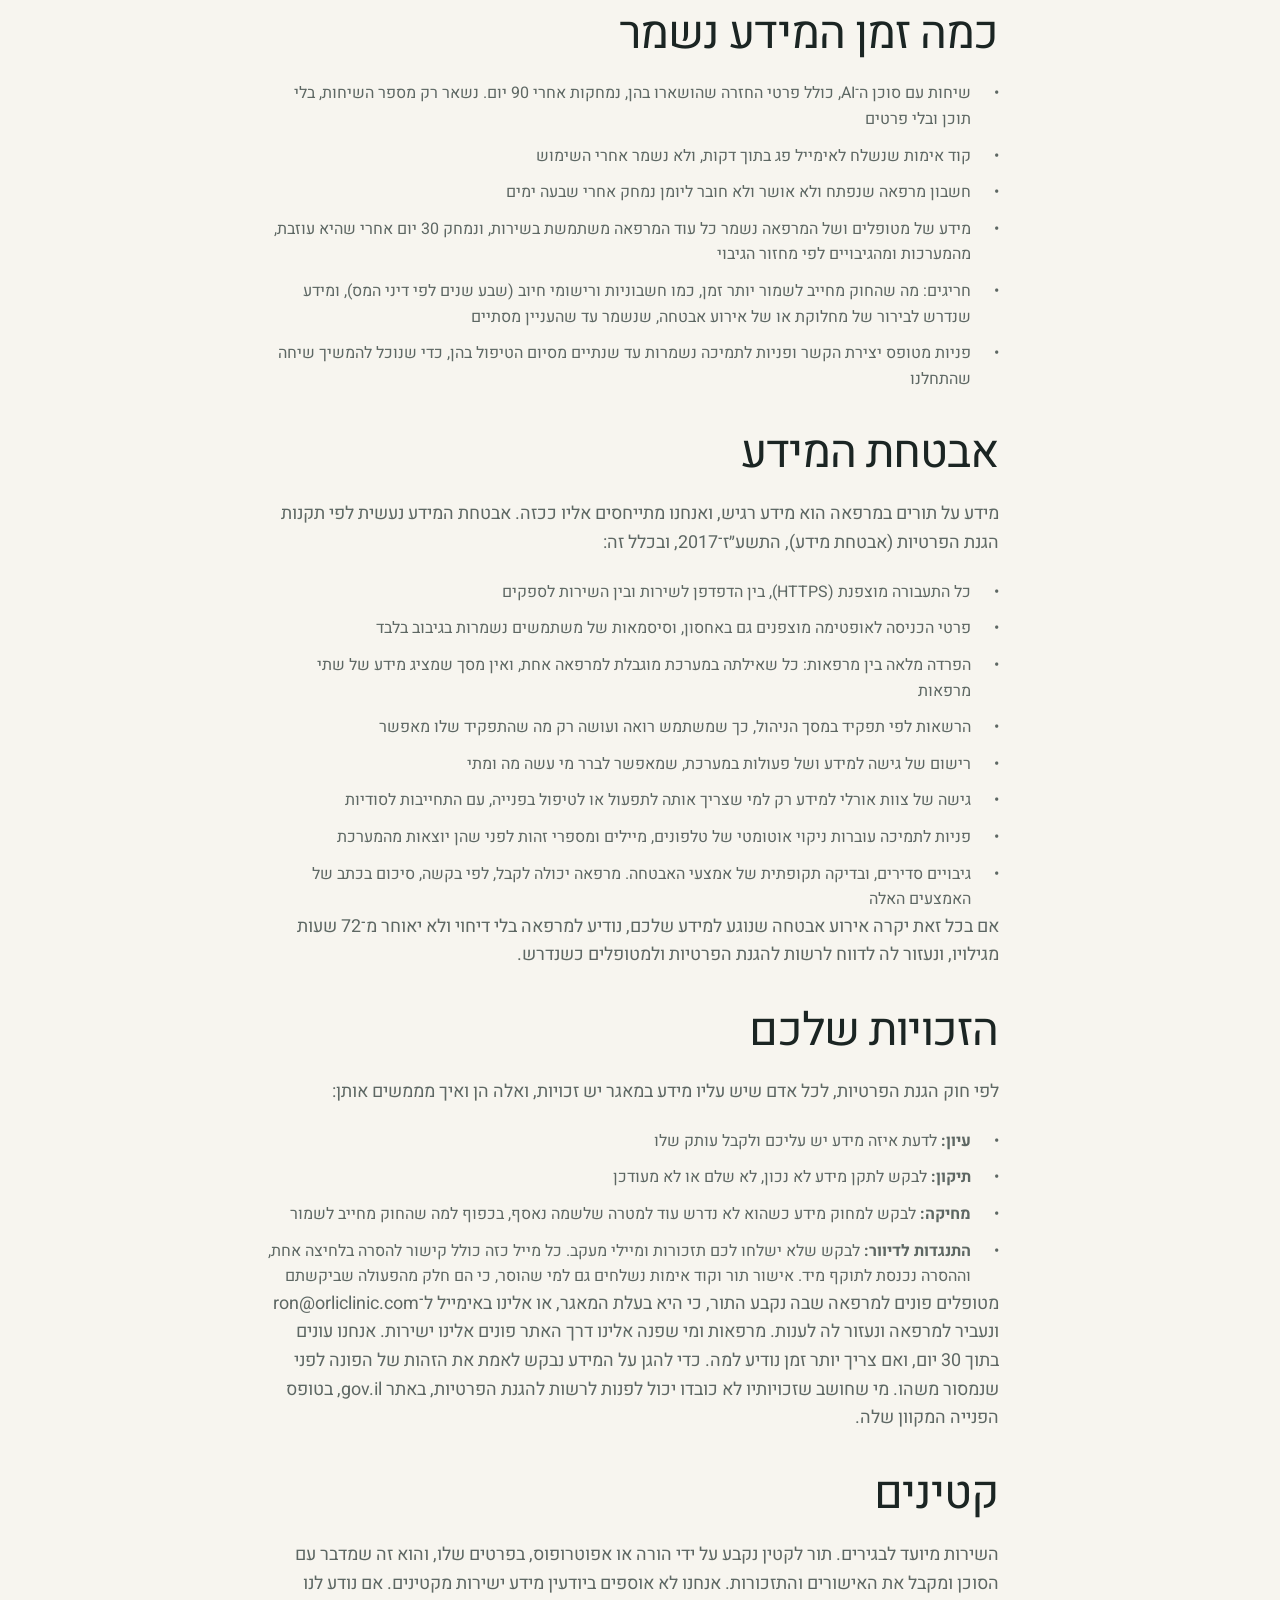
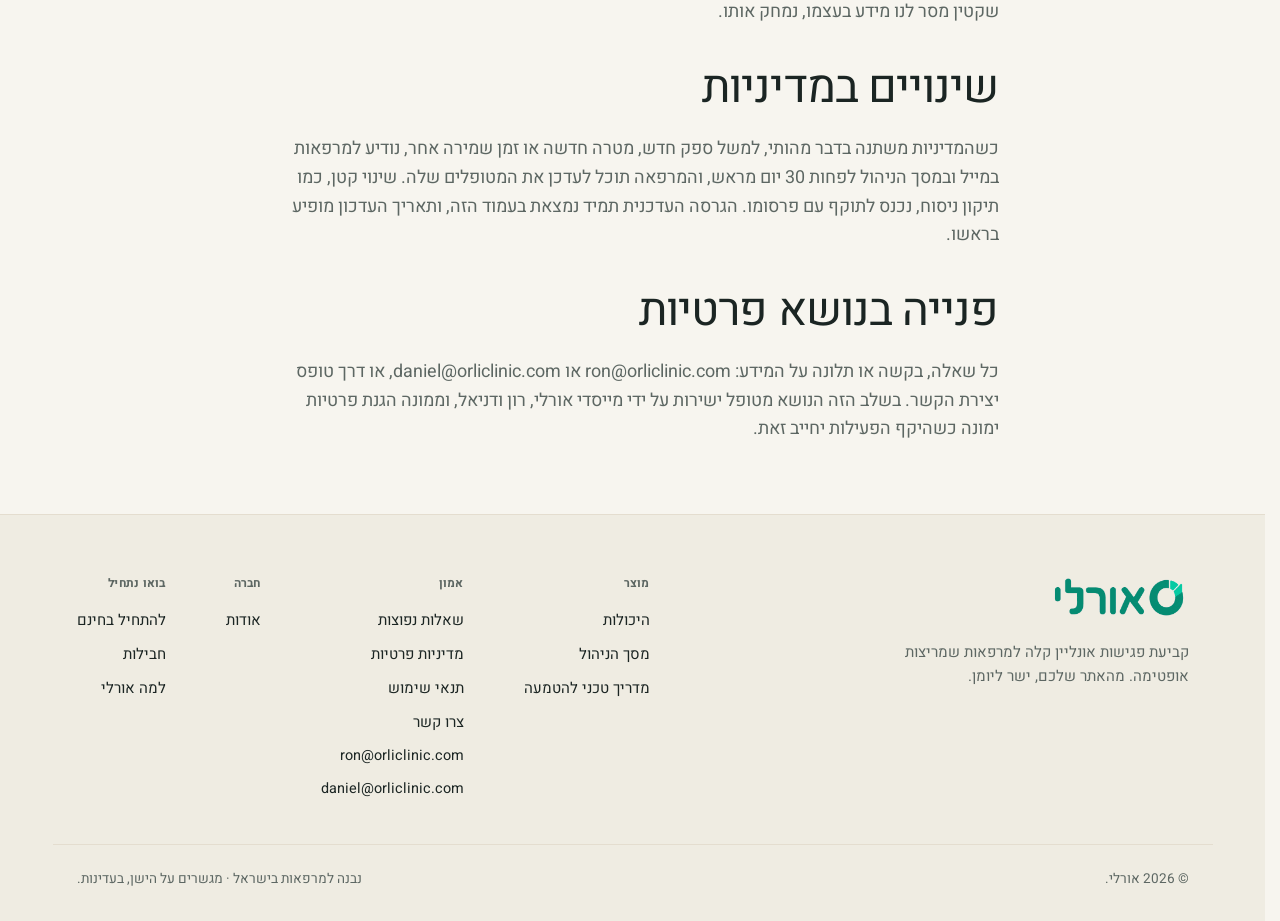
<file: privacy.html>
<!DOCTYPE html>
<html lang="he" dir="rtl">
<head>
  <meta charset="UTF-8" />
  <meta name="viewport" content="width=device-width, initial-scale=1.0, viewport-fit=cover" />
  <script>
    document.documentElement.classList.add('js');
    // styles.css hides every reveal target behind this class, and only
    // script.js ever unhides them. If that file does not arrive (a 404, a
    // dropped connection, a blocked request), the class would leave each
    // page's headlines, leads and lists at opacity 0 with nothing coming to
    // reveal them. script.js sets data-reveal-ready the moment it takes over;
    // if it hasn't, give up the effect and show the page as plain text.
    setTimeout(function () {
      var d = document.documentElement;
      if (!d.hasAttribute('data-reveal-ready')) d.classList.remove('js');
    }, 3000);
  </script>
  <meta name="description" content="מדיניות הפרטיות של אורלי: איזה מידע נאסף על מטופלים ועל מרפאות, למה, מי מקבל אותו, כמה זמן הוא נשמר, איך הוא מאובטח ומה הזכויות שלכם." />
  <title>אורלי · מדיניות פרטיות</title>

  <!-- Heebo, self-hosted (styles.css @font-face). Both subsets: every page
       sets Hebrew and Latin (spaces, digits) in it. -->
  <link rel="preload" href="assets/fonts/heebo-v28-hebrew.woff2" as="font" type="font/woff2" crossorigin />
  <link rel="preload" href="assets/fonts/heebo-v28-latin.woff2" as="font" type="font/woff2" crossorigin />
  <link rel="stylesheet" href="styles.css?v=20261023a" />
  <link rel="stylesheet" href="a11y.css?v=20261022e" />
  <link rel="icon" href="/favicon.ico" sizes="any" />
  <link rel="icon" type="image/png" sizes="64x64" href="assets/brand/favicon-64.png" />
  <link rel="apple-touch-icon" href="assets/brand/apple-touch-icon.png" />

  <meta name="theme-color" content="#0f8a86" />

  <!-- Link previews. PRODUCT.md's second audience reaches this site because
       the decision-maker sends them a link, so a bare URL in WhatsApp or
       email is a lost handoff. -->
  <meta property="og:type" content="website" />
  <meta property="og:site_name" content="אורלי" />
  <meta property="og:locale" content="he_IL" />
  <meta property="og:url" content="https://orliclinic.com/privacy" />
  <meta property="og:title" content="אורלי · מדיניות פרטיות" />
  <meta property="og:description" content="מדיניות הפרטיות של אורלי: איזה מידע נאסף על מטופלים ועל מרפאות, למה, מי מקבל אותו, כמה זמן הוא נשמר, איך הוא מאובטח ומה הזכויות שלכם." />
  <meta property="og:image" content="https://orliclinic.com/assets/brand/orli-og.png" />
  <meta property="og:image:width" content="1200" />
  <meta property="og:image:height" content="630" />
  <meta property="og:image:alt" content="אורלי · קביעת פגישה באתר המרפאה, ישר ליומן האופטימה" />
  <meta name="twitter:card" content="summary_large_image" />
  <meta name="twitter:title" content="אורלי · מדיניות פרטיות" />
  <meta name="twitter:description" content="מדיניות הפרטיות של אורלי: איזה מידע נאסף על מטופלים ועל מרפאות, למה, מי מקבל אותו, כמה זמן הוא נשמר, איך הוא מאובטח ומה הזכויות שלכם." />
  <meta name="twitter:image" content="https://orliclinic.com/assets/brand/orli-og.png" />
  <meta name="robots" content="noindex" />
  <!-- Accessibility menu. In the head so the visitor's saved settings are
       applied before the first paint, and before the scripts that animate. -->
  <script src="a11y.js?v=20261019h"></script>
</head>
<body>
  <span id="top" aria-hidden="true"></span>

  <!-- TOP NAV -->
  <header class="nav">
    <div class="wrap">
      <div class="nav-pill">
        <a href="/#top" class="brand" aria-label="אורלי, לדף הבית">
          <img class="brand-logo brand-logo--he" src="assets/brand/orli-wordmark-he.png?v=20261019h" width="480" height="151" alt="אורלי" />
        </a>
        <nav class="nav-links" id="navMenu" aria-label="ניווט ראשי">
          <a href="/">ראשי</a>
          <a href="/features">היכולות</a>
          <a href="/panel">מסך הניהול</a>
          <a href="/pricing">חבילות</a>
          <a href="/about">אודות</a>
        </nav>
        <button class="nav-toggle" type="button" id="navToggle"
                aria-expanded="false" aria-controls="navMenu" aria-label="תפריט">
          <span class="nav-toggle-bar"></span>
          <span class="nav-toggle-bar"></span>
          <span class="nav-toggle-bar"></span>
        </button>
        <div class="nav-cta">
          <a data-start-cta data-demo-cta href="/#contact" class="btn-dark">להתחיל בחינם</a>
        </div>
      </div>
    </div>
  </header>

  <main>
    <section class="section page-head page-head--short">
      <div class="wrap narrow">
        <h1 class="display display--page display--page-sm">מדיניות <span class="ital">פרטיות.</span></h1>
        <p class="section-note">עודכן לאחרונה: 22 באוקטובר 2026 · גרסה 2026-10-22</p>
      </div>
    </section>

    <section class="section section--flush-top">
      <div class="wrap narrow">
        <h2 class="display display--sub-sm">מי אחראי על המידע</h2>
        <p class="section-lead">המדיניות הזו מסבירה איזה מידע אורלי (״אורלי״ או ״אנחנו״, השירות שמפעילים מייסדיה, רון ודניאל) אוספת, למה, מי מקבל אותו ומה הזכויות שלכם. היא חלה על האתר הזה, על ווידג׳ט קביעת התורים והצ׳אט שמוטמעים באתרי מרפאות, ועל מסך הניהול של המרפאות.</p>
        <ul class="check-list check-list--plain">
          <li><strong>מידע של מטופלים</strong> שייך למרפאה שבה קובעים את התור. המרפאה היא בעלת המאגר, ואורלי מחזיקה ומעבדת אותו בשבילה בלבד, לפי ההוראות שלה ולפי הסכם עיבוד המידע שב<a href="/terms">תנאי השימוש</a>. שאלה על מה המרפאה עושה עם המידע מפנים אליה</li>
          <li><strong>מידע על המרפאות עצמן</strong> ועל מי שנכנס למסך הניהול, וכן מידע של מי שפונה אלינו דרך האתר הזה, שייך לאורלי, ואורלי היא בעלת המאגר שלו</li>
        </ul>

        <h2 class="display display--sub-sm display--spaced">איזה מידע נאסף, ולמה</h2>
        <p class="section-lead">אין חובה חוקית למסור את המידע, והמסירה תלויה ברצונכם. בלי שם, אימייל וטלפון אי אפשר לקבוע תור דרך אורלי, ואפשר תמיד לקבוע בטלפון מול המרפאה. בלי אישור של כתובת האימייל אי אפשר לפתוח חשבון למרפאה. ליד כל פריט כתוב הבסיס החוקי לאיסוף שלו.</p>
        <p class="section-lead"><strong>מטופלים שקובעים תור או מדברים עם הסוכן באתר של מרפאה:</strong></p>
        <ul class="check-list check-list--plain">
          <li>שם, טלפון ואימייל, כדי לקבוע ולאשר את התור ולזהות אתכם בפעם הבאה. הבסיס: ביצוע הפעולה שביקשתם</li>
          <li>סוג הטיפול, המטפל/ת והמועד שנבחרו, כדי להעביר את התור ליומן האופטימה של המרפאה. הבסיס: ביצוע הפעולה שביקשתם</li>
          <li>קוד אימות חד־פעמי שנשלח לאימייל, כדי לוודא שהכתובת שלכם. הבסיס: אבטחת החשבון שלכם ושל המרפאה</li>
          <li>האם הגעתם לתור, כפי שהמרפאה מסמנת, כדי שהמרפאה תוכל לעקוב אחרי התורים שלה. הבסיס: ניהול היומן של המרפאה, שהיא אחראית לו</li>
          <li>הסכמה לקבלת תזכורות ומיילי מעקב, ומתי ניתנה או בוטלה. הבסיס: ההסכמה שלכם, שאפשר לבטל בכל רגע</li>
          <li>שיחות עם סוכן ה־AI: תוכן ההודעות מעובד במודל שפה כדי לענות לכם, ונמחק אוטומטית אחרי 90 יום. אם ביקשתם שיחזרו אליכם, גם השם והטלפון או האימייל שהשארתם. הבסיס: ביצוע הפעולה שביקשתם</li>
          <li>מידע טכני בסיסי של כל בקשה לשרת (כתובת IP, סוג דפדפן, זמן), ביומני השרת בלבד, כדי לאבטח את השירות ולאתר תקלות. הבסיס: אבטחת השירות</li>
        </ul>
        <p class="section-lead"><strong>מרפאות שפותחות חשבון, ומי שעובד בהן במסך הניהול:</strong></p>
        <ul class="check-list check-list--plain">
          <li>שם המרפאה, האימייל והסיסמה של מי שפותח את החשבון (הסיסמה נשמרת מוצפנת בגיבוב, ואנחנו לא יכולים לקרוא אותה), ואימייל ושם תצוגה של כל משתמש שהמרפאה מוסיפה. הבסיס: מתן השירות שנרשמתם אליו</li>
          <li>פרטי הכניסה לאופטימה, כדי לקרוא את היומן ולקבוע בו תורים. אנחנו בודקים אותם פעם אחת מול אופטימה ושומרים אותם מוצפנים. הבסיס: מתן השירות שנרשמתם אליו</li>
          <li>מה שהמרפאה מכניסה למסך הניהול: מטפלים, שירותים, מחירים, שעות, חגים, תבניות מייל, אוטומציות, הידע שאושר לסוכן והוראות אליו. הבסיס: מתן השירות</li>
          <li>פניות לתמיכה וצילומי מסך שצורפו להן, וכן פניות מטופס יצירת הקשר באתר הזה (שם, אימייל והודעה). הבסיס: מענה לפנייה שלכם</li>
          <li>נתוני שימוש בשירות (כמה תורים נקבעו, כמה שיחות היו, כמה פעמים נקרא היומן), ברמת מספרים בלבד, כדי לתפעל את השירות, לשפר אותו ולחייב לפי החבילה. הבסיס: מתן השירות ואינטרס לגיטימי שלנו בתפעולו</li>
          <li>איזו גרסה של תנאי השימוש אושרה, מתי ומאיזו כתובת. הבסיס: חובה שלנו לתעד את ההסכם</li>
        </ul>

        <h2 class="display display--sub-sm display--spaced">הבסיס החוקי לאיסוף</h2>
        <p class="section-lead">מידע של מטופל נאסף כדי לעשות את מה שהוא ביקש: לקבוע, לשנות או לבטל תור, ולענות לו בצ׳אט. תזכורות ומיילי מעקב נשלחים רק למי שהסכים לקבל אותם, ואפשר לבטל את ההסכמה בכל מייל כזה. מידע על טיפול רפואי הוא מידע רגיש לפי החוק, ולכן הוא מוצג רק למרפאה עצמה ולא משמש לשום מטרה אחרת: לא לפרסום, לא למכירה, לא להצלבה בין מרפאות ולא לאימון מודלים. מידע של מרפאה שפותחת חשבון נאסף כדי לתת לה את השירות שהיא נרשמה אליו, ולעמוד בחובות שלנו לפי החוק. אנחנו לא אוספים מידע שאין לנו צורך בו, ולא מבקשים מספר זהות.</p>

        <h2 class="display display--sub-sm display--spaced">סוכן ה־AI</h2>
        <p class="section-lead">כשמדברים עם אורלי בצ׳אט באתר של מרפאה, מדברים עם סוכן ממוחשב ולא עם אדם, והוא אומר את זה. הסוכן עונה מתוך המידע שהמרפאה אישרה, ומה שכותבים לו נשלח למודל השפה רק כדי לענות באותה שיחה. המודל רץ על Amazon Web Services באזור שטוקהולם, ולא מאמנים מודלים על השיחות, לא אנחנו ולא הספק. הסוכן לא מקבל גישה לתיק רפואי ולא נותן ייעוץ רפואי. מי שמבקש שיחזרו אליו משאיר שם וטלפון או אימייל, והמרפאה רואה אותם כדי לחזור. המרפאה רואה גם את תמלילי השיחות, בלי פרטי זיהוי, כדי לשפר את הידע של הסוכן. כדאי לא לכתוב לסוכן פרטים רפואיים: הוא לא צריך אותם כדי לקבוע תור.</p>

        <h2 class="display display--sub-sm display--spaced">עוגיות ומעקב</h2>
        <!-- Facts only, verified against what the pages actually load
             (script.js loads Cal.com's embed). This used to say "no
             tracking mechanism whatsoever", which was untrue: a third-party
             host receives a request on every page view. The accessibility
             menu (a11y.js) keeps the visitor's own choices in localStorage,
             so "stores nothing in the browser" went too. The font (Heebo)
             was loaded from Google Fonts until it moved to assets/fonts/;
             a page that links fonts.googleapis.com again makes this untrue. -->
        <p class="section-lead">האתר הזה לא משתמש בעוגיות ולא בכלי אנליטיקס או פרסום. הדבר היחיד שנשמר בדפדפן הוא הגדרות הנגישות שבחרתם, והן לא נשלחות לשום מקום. הגופן של האתר מוגש מהאתר עצמו, לא מ־Google Fonts. עם זאת, עמוד הבית טוען משאבים מספק חיצוני אחד, וטעינה כזו חושפת לו את כתובת ה־IP של המבקר, את סוג הדפדפן ואת העמוד שממנו הגיע:</p>
        <ul class="check-list check-list--plain">
          <li>Cal.com, שמפעיל את חלון קביעת השיחה בעמוד הבית בלבד. פרטים שמזינים בחלון הזה מועברים ל־Cal.com ומטופלים לפי מדיניות הפרטיות שלהם</li>
        </ul>
        <p class="section-lead">הווידג׳ט והצ׳אט באתרי המרפאות שומרים בדפדפן רק מה שצריך כדי להמשיך את הפעולה שהתחלתם: זיהוי זמני של השיחה והזמן שבחרתם. מסך הניהול שומר עוגיית התחברות, בלי מעקב. אתר המרפאה עצמו הוא באחריות המרפאה, ומדיניות הפרטיות שלו היא שלה.</p>

        <h2 class="display display--sub-sm display--spaced">למי מועבר המידע</h2>
        <ul class="check-list check-list--plain">
          <li>לאורלי, שמקבלת את פרטי התור מהווידג׳ט ושולחת לאימייל של המטופל את קוד האימות, את אישור התור ואת התזכורות שהמרפאה הגדירה</li>
          <li>למרפאה שבה נקבע התור: ליומן האופטימה שלה, כדי שהתור יופיע אצלה, ולמסך הניהול שלה, שבו הצוות רואה את התורים, הנוכחות, הפניות לחזרה ותמלילי השיחות</li>
          <li>המידע לעולם לא מוצג בעמוד הציבורי של אתר המרפאה, ולא מוצג למרפאה אחרת</li>
          <li>לספקים שמפעילים את השירות בשבילנו, רק במה שהם צריכים: Amazon Web Services (שרתים, מסד הנתונים ומודל ה־AI, באזור שטוקהולם שבאיחוד האירופי) ו־Brevo (שליחת מיילים, צרפת). פנייה לתמיכה מתוך מסך הניהול מגיעה לצוות דרך Slack אחרי שמוחקים ממנה טלפונים, מיילים ומספרי זהות. כל ספק מחויב כלפינו בהסכם לאבטחת מידע, ואנחנו לא מעבירים מידע לספק שלא ברשימה הזו בלי לעדכן אותה</li>
          <li>באתר הזה: פנייה מטופס יצירת הקשר (שם, אימייל והודעה) מועברת לצוות אורלי דרך Slack, וקביעת שיחה מהחלון בעמוד הבית מתבצעת אצל Cal.com (ראו ״עוגיות ומעקב״ למעלה)</li>
          <li>לרשות מוסמכת, רק כשהחוק מחייב אותנו, ואז נודיע למרפאה אלא אם החוק אוסר</li>
          <li>המידע מאוחסן ומעובד באיחוד האירופי, מחוץ לישראל. ההעברה נעשית למדינה שרמת ההגנה בה מוכרת בישראל, ולפי תקנות הגנת הפרטיות (העברת מידע אל מאגרי מידע שמחוץ לגבולות המדינה)</li>
          <li>אנחנו לא מוכרים מידע, לא משכירים אותו ולא מעבירים אותו למפרסמים</li>
        </ul>

        <h2 class="display display--sub-sm display--spaced">כמה זמן המידע נשמר</h2>
        <ul class="check-list check-list--plain">
          <li>שיחות עם סוכן ה־AI, כולל פרטי החזרה שהושארו בהן, נמחקות אחרי 90 יום. נשאר רק מספר השיחות, בלי תוכן ובלי פרטים</li>
          <li>קוד אימות שנשלח לאימייל פג בתוך דקות, ולא נשמר אחרי השימוש</li>
          <li>חשבון מרפאה שנפתח ולא אושר ולא חובר ליומן נמחק אחרי שבעה ימים</li>
          <li>מידע של מטופלים ושל המרפאה נשמר כל עוד המרפאה משתמשת בשירות, ונמחק 30 יום אחרי שהיא עוזבת, מהמערכות ומהגיבויים לפי מחזור הגיבוי</li>
          <li>חריגים: מה שהחוק מחייב לשמור יותר זמן, כמו חשבוניות ורישומי חיוב (שבע שנים לפי דיני המס), ומידע שנדרש לבירור של מחלוקת או של אירוע אבטחה, שנשמר עד שהעניין מסתיים</li>
          <li>פניות מטופס יצירת הקשר ופניות לתמיכה נשמרות עד שנתיים מסיום הטיפול בהן, כדי שנוכל להמשיך שיחה שהתחלנו</li>
        </ul>

        <h2 class="display display--sub-sm display--spaced">אבטחת המידע</h2>
        <p class="section-lead">מידע על תורים במרפאה הוא מידע רגיש, ואנחנו מתייחסים אליו ככזה. אבטחת המידע נעשית לפי תקנות הגנת הפרטיות (אבטחת מידע), התשע״ז־2017, ובכלל זה:</p>
        <ul class="check-list check-list--plain">
          <li>כל התעבורה מוצפנת (HTTPS), בין הדפדפן לשירות ובין השירות לספקים</li>
          <li>פרטי הכניסה לאופטימה מוצפנים גם באחסון, וסיסמאות של משתמשים נשמרות בגיבוב בלבד</li>
          <li>הפרדה מלאה בין מרפאות: כל שאילתה במערכת מוגבלת למרפאה אחת, ואין מסך שמציג מידע של שתי מרפאות</li>
          <li>הרשאות לפי תפקיד במסך הניהול, כך שמשתמש רואה ועושה רק מה שהתפקיד שלו מאפשר</li>
          <li>רישום של גישה למידע ושל פעולות במערכת, שמאפשר לברר מי עשה מה ומתי</li>
          <li>גישה של צוות אורלי למידע רק למי שצריך אותה לתפעול או לטיפול בפנייה, עם התחייבות לסודיות</li>
          <li>פניות לתמיכה עוברות ניקוי אוטומטי של טלפונים, מיילים ומספרי זהות לפני שהן יוצאות מהמערכת</li>
          <li>גיבויים סדירים, ובדיקה תקופתית של אמצעי האבטחה. מרפאה יכולה לקבל, לפי בקשה, סיכום בכתב של האמצעים האלה</li>
        </ul>
        <p class="section-lead">אם בכל זאת יקרה אירוע אבטחה שנוגע למידע שלכם, נודיע למרפאה בלי דיחוי ולא יאוחר מ־72 שעות מגילויו, ונעזור לה לדווח לרשות להגנת הפרטיות ולמטופלים כשנדרש.</p>

        <h2 class="display display--sub-sm display--spaced">הזכויות שלכם</h2>
        <p class="section-lead">לפי חוק הגנת הפרטיות, לכל אדם שיש עליו מידע במאגר יש זכויות, ואלה הן ואיך מממשים אותן:</p>
        <ul class="check-list check-list--plain">
          <li><strong>עיון:</strong> לדעת איזה מידע יש עליכם ולקבל עותק שלו</li>
          <li><strong>תיקון:</strong> לבקש לתקן מידע לא נכון, לא שלם או לא מעודכן</li>
          <li><strong>מחיקה:</strong> לבקש למחוק מידע כשהוא לא נדרש עוד למטרה שלשמה נאסף, בכפוף למה שהחוק מחייב לשמור</li>
          <li><strong>התנגדות לדיוור:</strong> לבקש שלא ישלחו לכם תזכורות ומיילי מעקב. כל מייל כזה כולל קישור להסרה בלחיצה אחת, וההסרה נכנסת לתוקף מיד. אישור תור וקוד אימות נשלחים גם למי שהוסר, כי הם חלק מהפעולה שביקשתם</li>
        </ul>
        <p class="section-lead">מטופלים פונים למרפאה שבה נקבע התור, כי היא בעלת המאגר, או אלינו באימייל ל־<a href="mailto:ron@orliclinic.com" dir="ltr">ron@orliclinic.com</a> ונעביר למרפאה ונעזור לה לענות. מרפאות ומי שפנה אלינו דרך האתר פונים אלינו ישירות. אנחנו עונים בתוך 30 יום, ואם צריך יותר זמן נודיע למה. כדי להגן על המידע נבקש לאמת את הזהות של הפונה לפני שנמסור משהו. מי שחושב שזכויותיו לא כובדו יכול לפנות לרשות להגנת הפרטיות, באתר gov.il, בטופס הפנייה המקוון שלה.</p>

        <h2 class="display display--sub-sm display--spaced">קטינים</h2>
        <p class="section-lead">השירות מיועד לבגירים. תור לקטין נקבע על ידי הורה או אפוטרופוס, בפרטים שלו, והוא זה שמדבר עם הסוכן ומקבל את האישורים והתזכורות. אנחנו לא אוספים ביודעין מידע ישירות מקטינים. אם נודע לנו שקטין מסר לנו מידע בעצמו, נמחק אותו.</p>

        <h2 class="display display--sub-sm display--spaced">שינויים במדיניות</h2>
        <p class="section-lead">כשהמדיניות משתנה בדבר מהותי, למשל ספק חדש, מטרה חדשה או זמן שמירה אחר, נודיע למרפאות במייל ובמסך הניהול לפחות 30 יום מראש, והמרפאה תוכל לעדכן את המטופלים שלה. שינוי קטן, כמו תיקון ניסוח, נכנס לתוקף עם פרסומו. הגרסה העדכנית תמיד נמצאת בעמוד הזה, ותאריך העדכון מופיע בראשו.</p>

        <h2 class="display display--sub-sm display--spaced">פנייה בנושא פרטיות</h2>
        <p class="section-lead">כל שאלה, בקשה או תלונה על המידע: <a href="mailto:ron@orliclinic.com" dir="ltr">ron@orliclinic.com</a> או <a href="mailto:daniel@orliclinic.com" dir="ltr">daniel@orliclinic.com</a>, או דרך <a href="/#contact" data-contact-open>טופס יצירת הקשר</a>. בשלב הזה הנושא מטופל ישירות על ידי מייסדי אורלי, רון ודניאל, וממונה הגנת פרטיות ימונה כשהיקף הפעילות יחייב זאת.</p>
      </div>
    </section>
  </main>

  <!-- FOOTER -->
  <footer class="footer">
    <div class="wrap footer-inner">
      <div class="footer-brand">
        <a href="/#top" class="brand" aria-label="אורלי, לדף הבית">
          <img class="brand-logo brand-logo--he brand-logo--footer" loading="lazy" decoding="async" src="assets/brand/orli-wordmark-he.png?v=20261019h" width="480" height="151" alt="אורלי" />
        </a>
        <p>קביעת פגישות אונליין קלה למרפאות שמריצות אופטימה. מהאתר שלכם, ישר ליומן.</p>
      </div>
      <nav class="footer-cols" aria-label="ניווט תחתון">
        <div class="footer-col">
          <h3 class="footer-col-h">מוצר</h3>
          <a href="/features">היכולות</a>
          <a href="/panel">מסך הניהול</a>
          <a href="/integration">מדריך טכני להטמעה</a>
        </div>
        <div class="footer-col">
          <h3 class="footer-col-h">אמון</h3>
          <a href="/#faq">שאלות נפוצות</a>
          <a href="/privacy">מדיניות פרטיות</a>
          <a href="/terms">תנאי שימוש</a>
          <a href="/#contact" data-contact-open>צרו קשר</a>
          <a href="mailto:ron@orliclinic.com" class="footer-mail" dir="ltr">ron@orliclinic.com</a>
          <a href="mailto:daniel@orliclinic.com" class="footer-mail" dir="ltr">daniel@orliclinic.com</a>
        </div>
        <div class="footer-col">
          <h3 class="footer-col-h">חברה</h3>
          <a href="/about">אודות</a>
        </div>
        <div class="footer-col">
          <h3 class="footer-col-h">בואו נתחיל</h3>
          <a data-start-cta data-demo-cta href="/#contact">להתחיל בחינם</a>
          <a href="/pricing">חבילות</a>
          <a href="/#compare">למה אורלי</a>
        </div>
      </nav>
    </div>
    <div class="wrap footer-bottom">
      <span>© <span id="year"></span> אורלי.</span>
      <span>נבנה למרפאות בישראל · מגשרים על הישן, בעדינות.</span>
    </div>
  </footer>

  <script src="script.js?v=20261023a"></script>
</body>
</html>
</file>
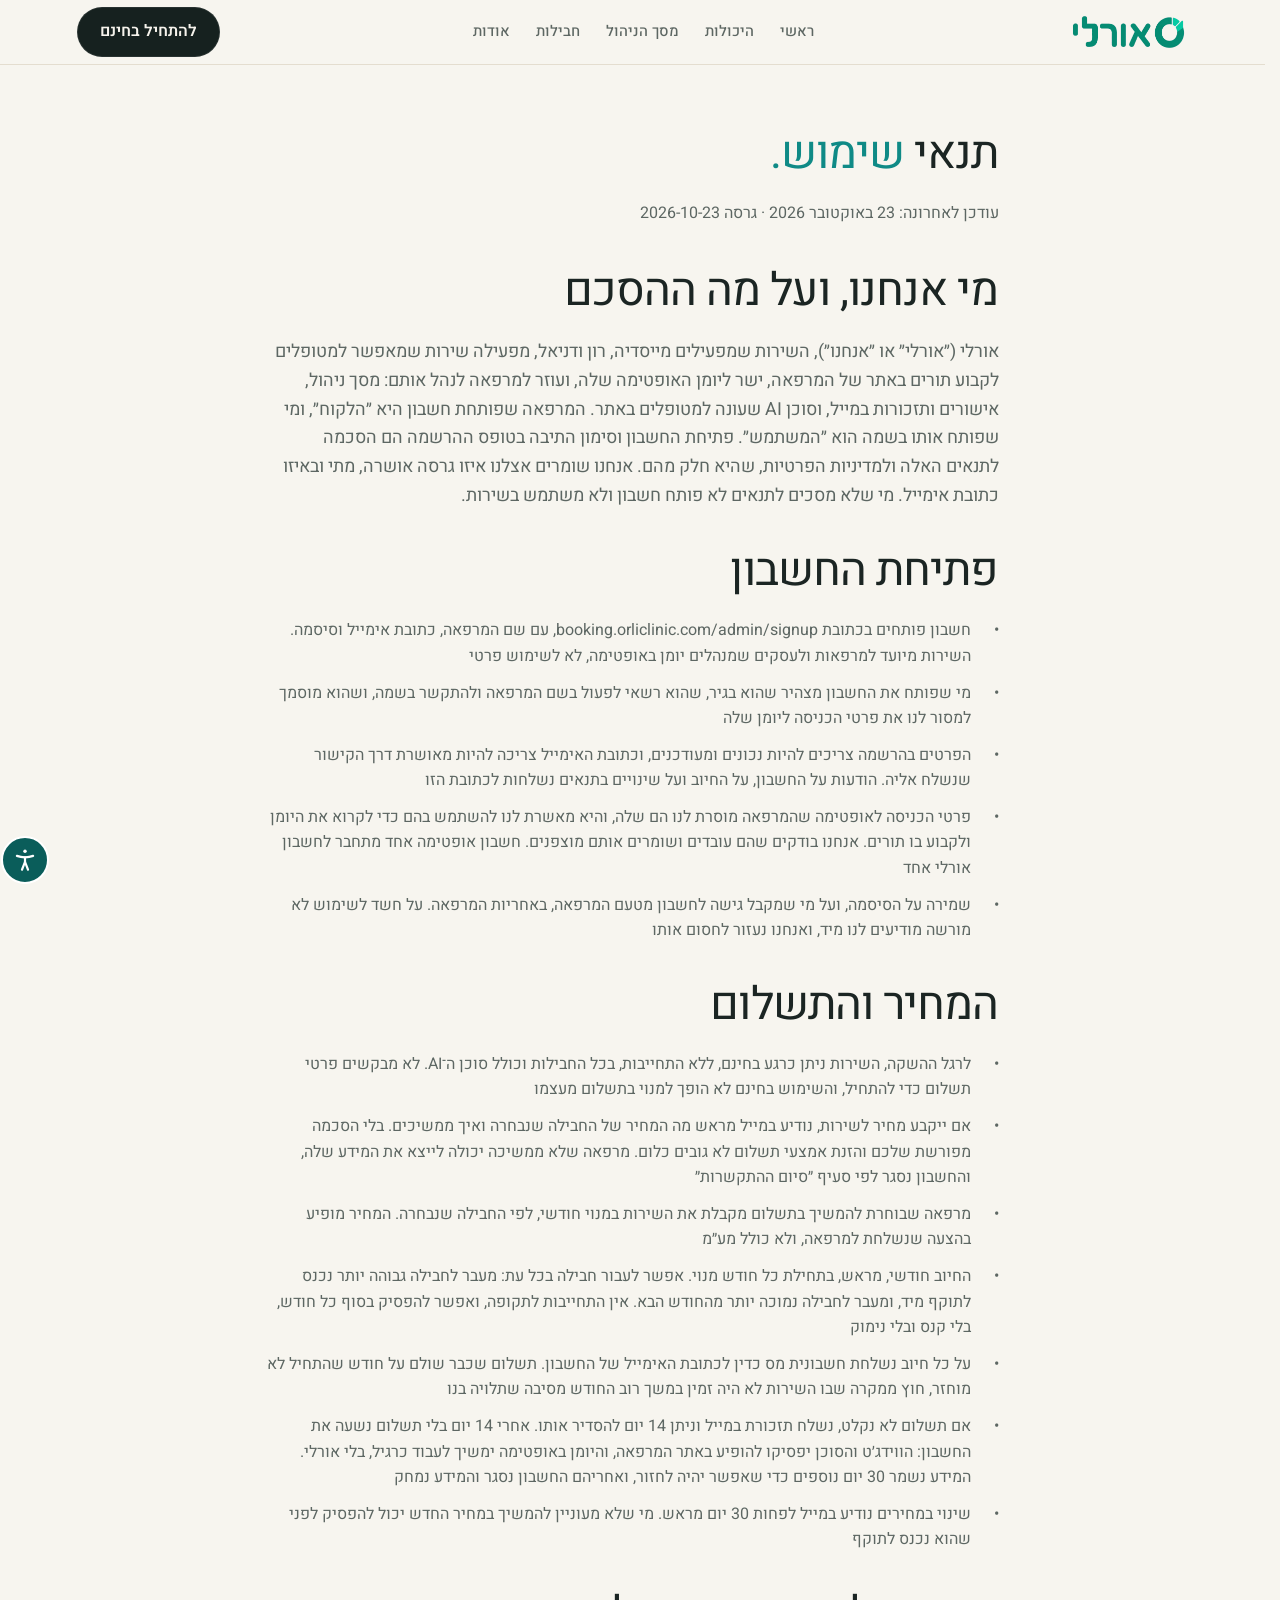
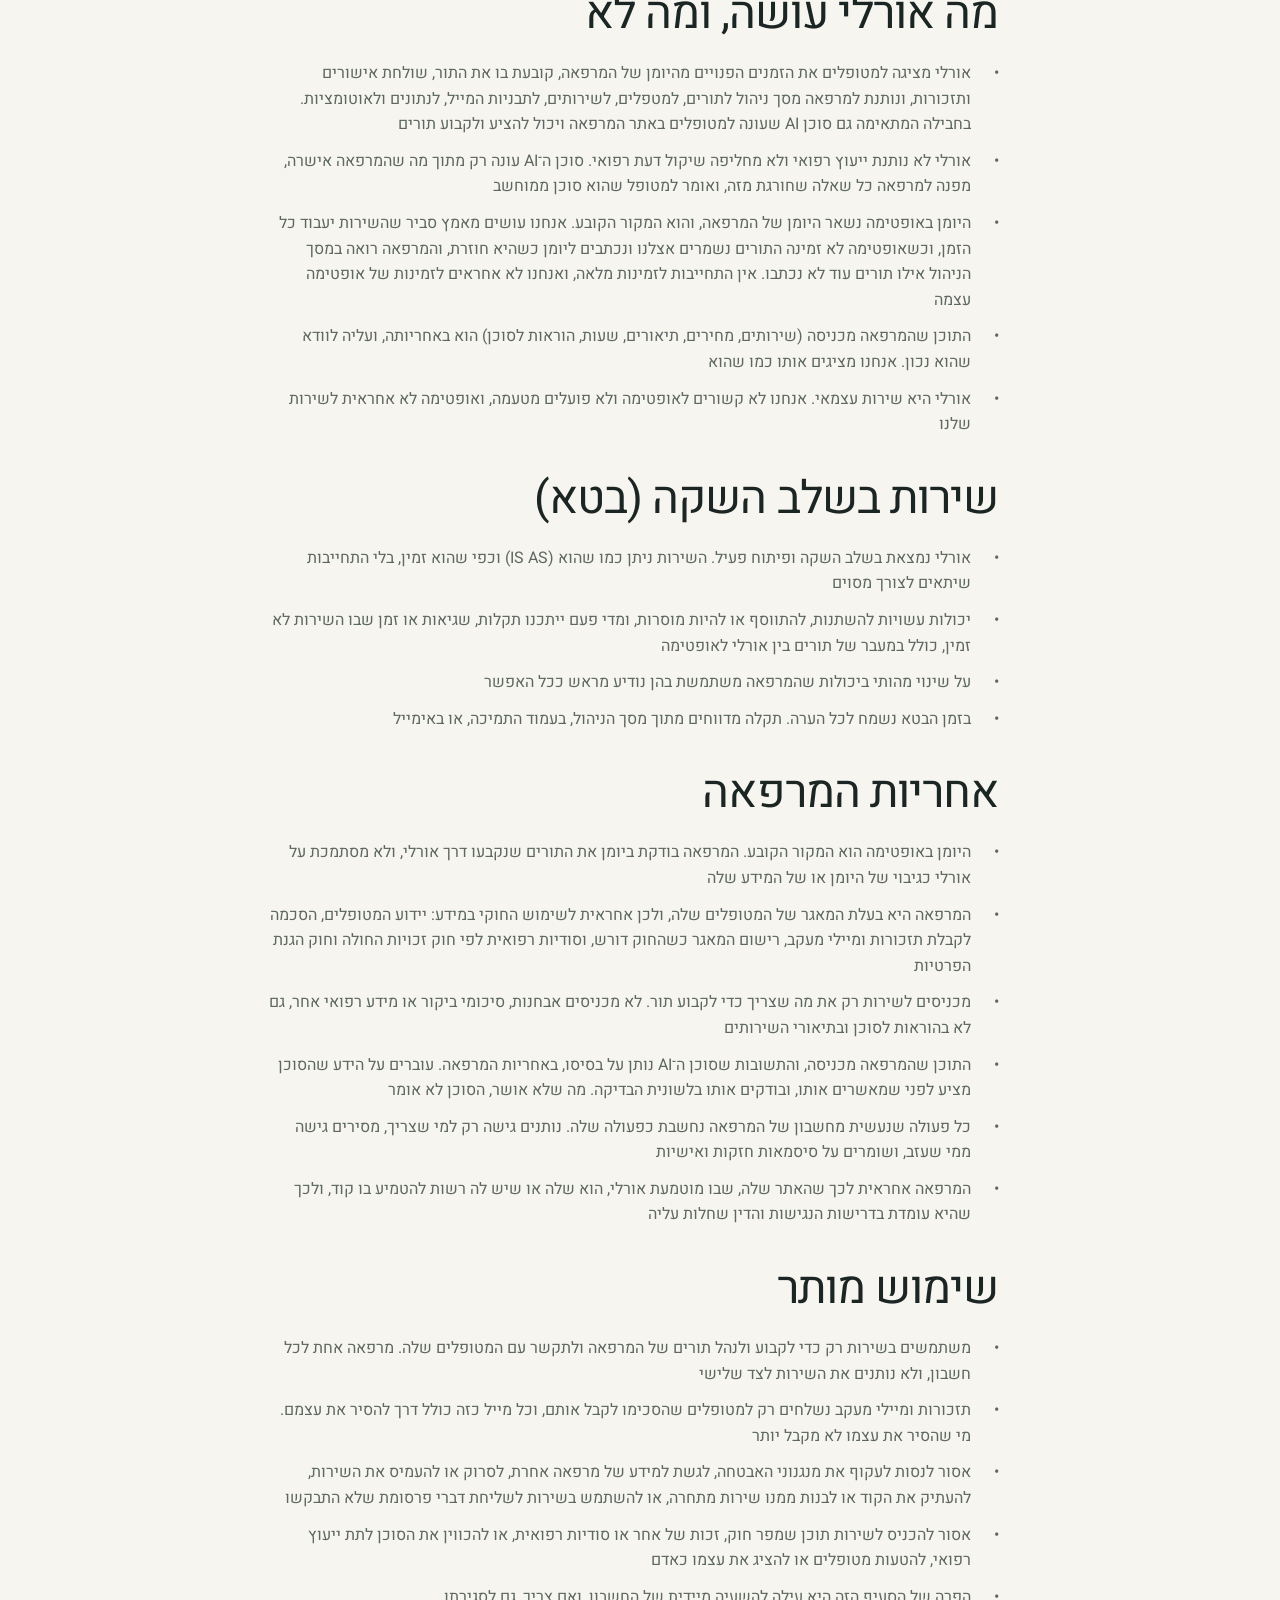
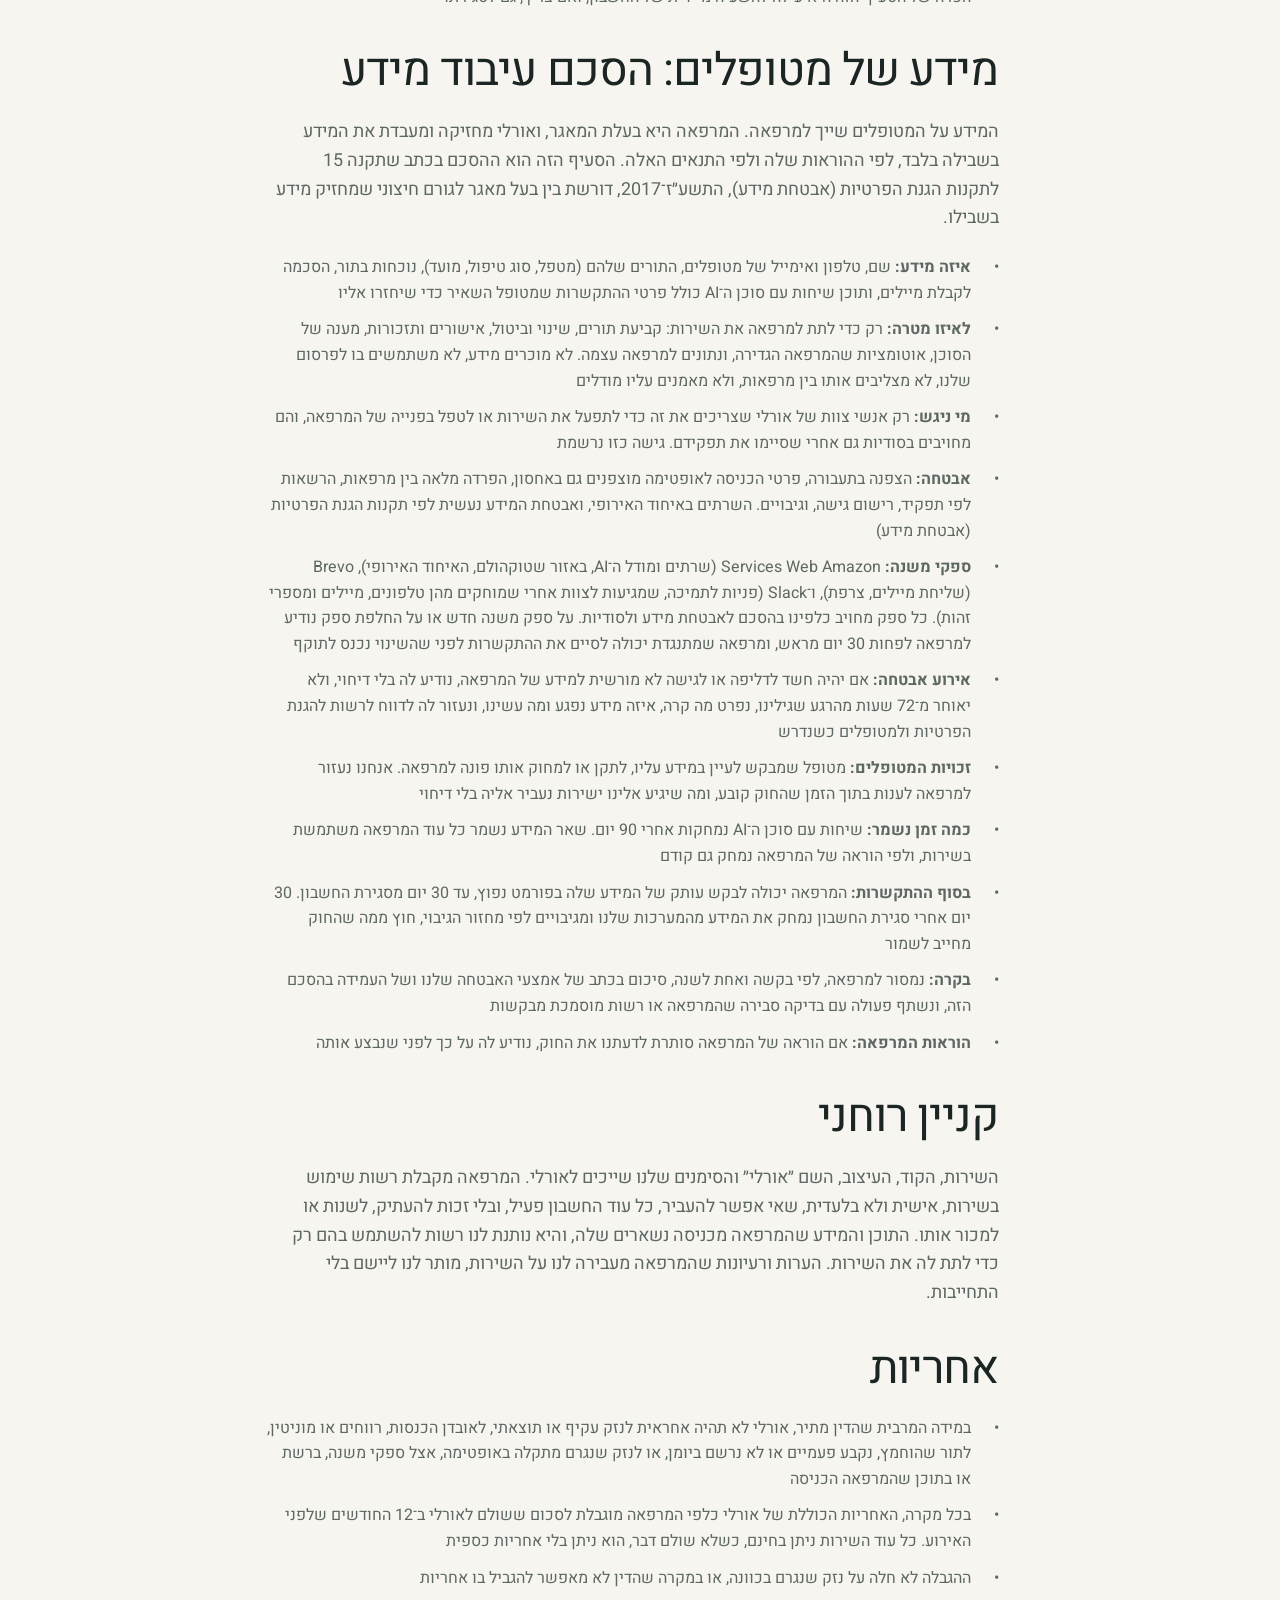
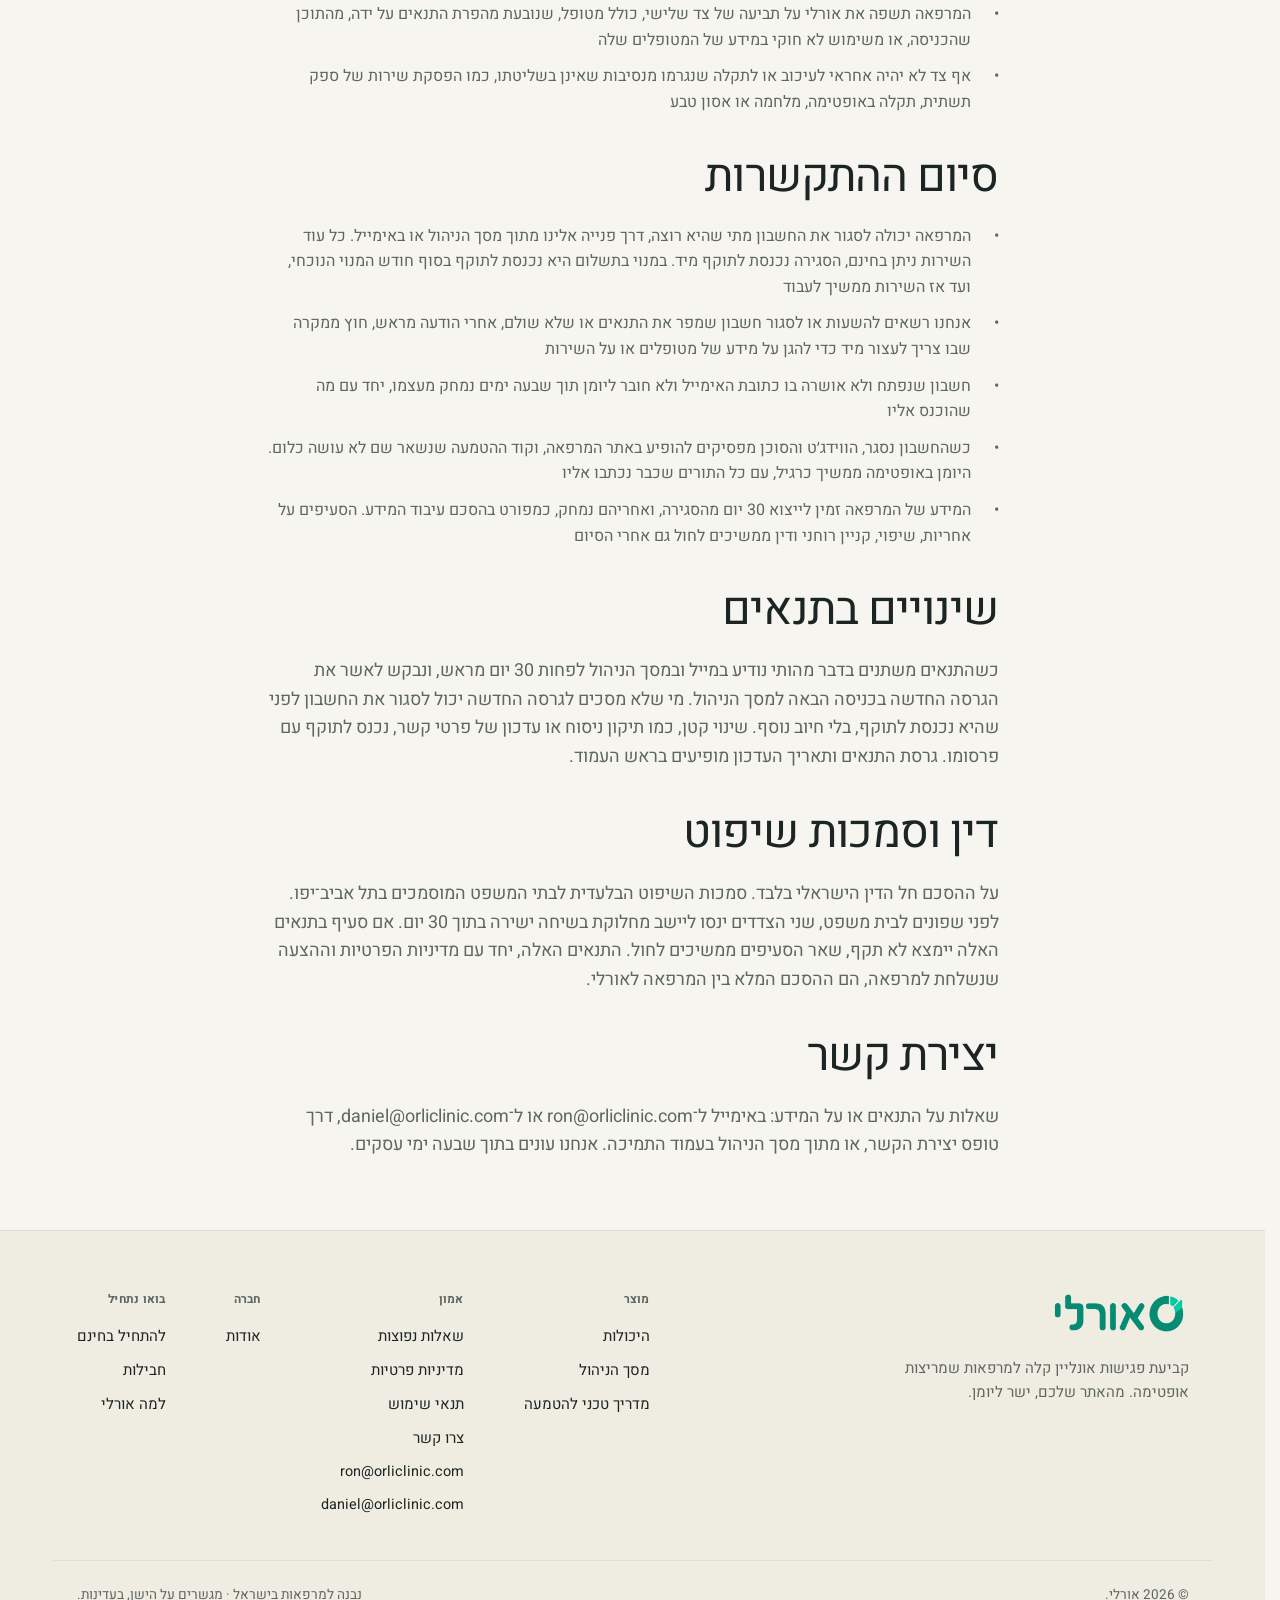
<file: terms.html>
<!DOCTYPE html>
<html lang="he" dir="rtl">
<head>
  <meta charset="UTF-8" />
  <meta name="viewport" content="width=device-width, initial-scale=1.0, viewport-fit=cover" />
  <script>
    document.documentElement.classList.add('js');
    // styles.css hides every reveal target behind this class, and only
    // script.js ever unhides them. If that file does not arrive (a 404, a
    // dropped connection, a blocked request), the class would leave each
    // page's headlines, leads and lists at opacity 0 with nothing coming to
    // reveal them. script.js sets data-reveal-ready the moment it takes over;
    // if it hasn't, give up the effect and show the page as plain text.
    setTimeout(function () {
      var d = document.documentElement;
      if (!d.hasAttribute('data-reveal-ready')) d.classList.remove('js');
    }, 3000);
  </script>
  <meta name="description" content="תנאי השימוש של אורלי: החשבון, השימוש בחינם והתשלום, מה השירות כולל, אחריות המרפאה, והסכם עיבוד המידע על מטופלים." />
  <title>אורלי · תנאי שימוש</title>

  <!-- Heebo, self-hosted (styles.css @font-face). Both subsets: every page
       sets Hebrew and Latin (spaces, digits) in it. -->
  <link rel="preload" href="assets/fonts/heebo-v28-hebrew.woff2" as="font" type="font/woff2" crossorigin />
  <link rel="preload" href="assets/fonts/heebo-v28-latin.woff2" as="font" type="font/woff2" crossorigin />
  <link rel="stylesheet" href="styles.css?v=20261023a" />
  <link rel="stylesheet" href="a11y.css?v=20261022e" />
  <link rel="icon" href="/favicon.ico" sizes="any" />
  <link rel="icon" type="image/png" sizes="64x64" href="assets/brand/favicon-64.png" />
  <link rel="apple-touch-icon" href="assets/brand/apple-touch-icon.png" />

  <meta name="theme-color" content="#0f8a86" />

  <!-- Link previews. PRODUCT.md's second audience reaches this site because
       the decision-maker sends them a link, so a bare URL in WhatsApp or
       email is a lost handoff. -->
  <meta property="og:type" content="website" />
  <meta property="og:site_name" content="אורלי" />
  <meta property="og:locale" content="he_IL" />
  <meta property="og:url" content="https://orliclinic.com/terms" />
  <meta property="og:title" content="אורלי · תנאי שימוש" />
  <meta property="og:description" content="תנאי השימוש של אורלי: החשבון, השימוש בחינם והתשלום, מה השירות כולל, אחריות המרפאה, והסכם עיבוד המידע על מטופלים." />
  <meta property="og:image" content="https://orliclinic.com/assets/brand/orli-og.png" />
  <meta property="og:image:width" content="1200" />
  <meta property="og:image:height" content="630" />
  <meta property="og:image:alt" content="אורלי · קביעת פגישה באתר המרפאה, ישר ליומן האופטימה" />
  <meta name="twitter:card" content="summary_large_image" />
  <meta name="twitter:title" content="אורלי · תנאי שימוש" />
  <meta name="twitter:description" content="תנאי השימוש של אורלי: החשבון, השימוש בחינם והתשלום, מה השירות כולל, אחריות המרפאה, והסכם עיבוד המידע על מטופלים." />
  <meta name="twitter:image" content="https://orliclinic.com/assets/brand/orli-og.png" />
  <meta name="robots" content="noindex" />
  <!-- Accessibility menu. In the head so the visitor's saved settings are
       applied before the first paint, and before the scripts that animate. -->
  <script src="a11y.js?v=20261019h"></script>
</head>
<body>
  <span id="top" aria-hidden="true"></span>

  <!-- TOP NAV -->
  <header class="nav">
    <div class="wrap">
      <div class="nav-pill">
        <a href="/#top" class="brand" aria-label="אורלי, לדף הבית">
          <img class="brand-logo brand-logo--he" src="assets/brand/orli-wordmark-he.png?v=20261019h" width="480" height="151" alt="אורלי" />
        </a>
        <nav class="nav-links" id="navMenu" aria-label="ניווט ראשי">
          <a href="/">ראשי</a>
          <a href="/features">היכולות</a>
          <a href="/panel">מסך הניהול</a>
          <a href="/pricing">חבילות</a>
          <a href="/about">אודות</a>
        </nav>
        <button class="nav-toggle" type="button" id="navToggle"
                aria-expanded="false" aria-controls="navMenu" aria-label="תפריט">
          <span class="nav-toggle-bar"></span>
          <span class="nav-toggle-bar"></span>
          <span class="nav-toggle-bar"></span>
        </button>
        <div class="nav-cta">
          <a data-start-cta data-demo-cta href="/#contact" class="btn-dark">להתחיל בחינם</a>
        </div>
      </div>
    </div>
  </header>

  <main>
    <section class="section page-head page-head--short">
      <div class="wrap narrow">
        <h1 class="display display--page display--page-sm">תנאי <span class="ital">שימוש.</span></h1>
        <p class="section-note">עודכן לאחרונה: 23 באוקטובר 2026 · גרסה 2026-10-23</p>
      </div>
    </section>

    <section class="section section--flush-top">
      <div class="wrap narrow">
        <h2 class="display display--sub-sm">מי אנחנו, ועל מה ההסכם</h2>
        <p class="section-lead">אורלי (״אורלי״ או ״אנחנו״), השירות שמפעילים מייסדיה, רון ודניאל, מפעילה שירות שמאפשר למטופלים לקבוע תורים באתר של המרפאה, ישר ליומן האופטימה שלה, ועוזר למרפאה לנהל אותם: מסך ניהול, אישורים ותזכורות במייל, וסוכן AI שעונה למטופלים באתר. המרפאה שפותחת חשבון היא ״הלקוח״, ומי שפותח אותו בשמה הוא ״המשתמש״. פתיחת החשבון וסימון התיבה בטופס ההרשמה הם הסכמה לתנאים האלה ול<a href="/privacy">מדיניות הפרטיות</a>, שהיא חלק מהם. אנחנו שומרים אצלנו איזו גרסה אושרה, מתי ובאיזו כתובת אימייל. מי שלא מסכים לתנאים לא פותח חשבון ולא משתמש בשירות.</p>

        <h2 class="display display--sub-sm display--spaced">פתיחת החשבון</h2>
        <ul class="check-list check-list--plain">
          <li>חשבון פותחים בכתובת booking.orliclinic.com/admin/signup, עם שם המרפאה, כתובת אימייל וסיסמה. השירות מיועד למרפאות ולעסקים שמנהלים יומן באופטימה, לא לשימוש פרטי</li>
          <li>מי שפותח את החשבון מצהיר שהוא בגיר, שהוא רשאי לפעול בשם המרפאה ולהתקשר בשמה, ושהוא מוסמך למסור לנו את פרטי הכניסה ליומן שלה</li>
          <li>הפרטים בהרשמה צריכים להיות נכונים ומעודכנים, וכתובת האימייל צריכה להיות מאושרת דרך הקישור שנשלח אליה. הודעות על החשבון, על החיוב ועל שינויים בתנאים נשלחות לכתובת הזו</li>
          <li>פרטי הכניסה לאופטימה שהמרפאה מוסרת לנו הם שלה, והיא מאשרת לנו להשתמש בהם כדי לקרוא את היומן ולקבוע בו תורים. אנחנו בודקים שהם עובדים ושומרים אותם מוצפנים. חשבון אופטימה אחד מתחבר לחשבון אורלי אחד</li>
          <li>שמירה על הסיסמה, ועל מי שמקבל גישה לחשבון מטעם המרפאה, באחריות המרפאה. על חשד לשימוש לא מורשה מודיעים לנו מיד, ואנחנו נעזור לחסום אותו</li>
        </ul>

        <h2 class="display display--sub-sm display--spaced">המחיר והתשלום</h2>
        <ul class="check-list check-list--plain">
          <li>לרגל ההשקה, השירות ניתן כרגע בחינם, ללא התחייבות, בכל החבילות וכולל סוכן ה־AI. לא מבקשים פרטי תשלום כדי להתחיל, והשימוש בחינם לא הופך למנוי בתשלום מעצמו</li>
          <li>אם ייקבע מחיר לשירות, נודיע במייל מראש מה המחיר של החבילה שנבחרה ואיך ממשיכים. בלי הסכמה מפורשת שלכם והזנת אמצעי תשלום לא גובים כלום. מרפאה שלא ממשיכה יכולה לייצא את המידע שלה, והחשבון נסגר לפי סעיף ״סיום ההתקשרות״</li>
          <li>מרפאה שבוחרת להמשיך בתשלום מקבלת את השירות במנוי חודשי, לפי החבילה שנבחרה. המחיר מופיע בהצעה שנשלחת למרפאה, ולא כולל מע״מ</li>
          <li>החיוב חודשי, מראש, בתחילת כל חודש מנוי. אפשר לעבור חבילה בכל עת: מעבר לחבילה גבוהה יותר נכנס לתוקף מיד, ומעבר לחבילה נמוכה יותר מהחודש הבא. אין התחייבות לתקופה, ואפשר להפסיק בסוף כל חודש, בלי קנס ובלי נימוק</li>
          <li>על כל חיוב נשלחת חשבונית מס כדין לכתובת האימייל של החשבון. תשלום שכבר שולם על חודש שהתחיל לא מוחזר, חוץ ממקרה שבו השירות לא היה זמין במשך רוב החודש מסיבה שתלויה בנו</li>
          <li>אם תשלום לא נקלט, נשלח תזכורת במייל וניתן 14 יום להסדיר אותו. אחרי 14 יום בלי תשלום נשעה את החשבון: הווידג׳ט והסוכן יפסיקו להופיע באתר המרפאה, והיומן באופטימה ימשיך לעבוד כרגיל, בלי אורלי. המידע נשמר 30 יום נוספים כדי שאפשר יהיה לחזור, ואחריהם החשבון נסגר והמידע נמחק</li>
          <li>שינוי במחירים נודיע במייל לפחות 30 יום מראש. מי שלא מעוניין להמשיך במחיר החדש יכול להפסיק לפני שהוא נכנס לתוקף</li>
        </ul>

        <h2 class="display display--sub-sm display--spaced">מה אורלי עושה, ומה לא</h2>
        <ul class="check-list check-list--plain">
          <li>אורלי מציגה למטופלים את הזמנים הפנויים מהיומן של המרפאה, קובעת בו את התור, שולחת אישורים ותזכורות, ונותנת למרפאה מסך ניהול לתורים, למטפלים, לשירותים, לתבניות המייל, לנתונים ולאוטומציות. בחבילה המתאימה גם סוכן AI שעונה למטופלים באתר המרפאה ויכול להציע ולקבוע תורים</li>
          <li>אורלי לא נותנת ייעוץ רפואי ולא מחליפה שיקול דעת רפואי. סוכן ה־AI עונה רק מתוך מה שהמרפאה אישרה, מפנה למרפאה כל שאלה שחורגת מזה, ואומר למטופל שהוא סוכן ממוחשב</li>
          <li>היומן באופטימה נשאר היומן של המרפאה, והוא המקור הקובע. אנחנו עושים מאמץ סביר שהשירות יעבוד כל הזמן, וכשאופטימה לא זמינה התורים נשמרים אצלנו ונכתבים ליומן כשהיא חוזרת, והמרפאה רואה במסך הניהול אילו תורים עוד לא נכתבו. אין התחייבות לזמינות מלאה, ואנחנו לא אחראים לזמינות של אופטימה עצמה</li>
          <li>התוכן שהמרפאה מכניסה (שירותים, מחירים, תיאורים, שעות, הוראות לסוכן) הוא באחריותה, ועליה לוודא שהוא נכון. אנחנו מציגים אותו כמו שהוא</li>
          <li>אורלי היא שירות עצמאי. אנחנו לא קשורים לאופטימה ולא פועלים מטעמה, ואופטימה לא אחראית לשירות שלנו</li>
        </ul>

        <h2 class="display display--sub-sm display--spaced">שירות בשלב השקה (בטא)</h2>
        <ul class="check-list check-list--plain">
          <li>אורלי נמצאת בשלב השקה ופיתוח פעיל. השירות ניתן כמו שהוא (AS IS) וכפי שהוא זמין, בלי התחייבות שיתאים לצורך מסוים</li>
          <li>יכולות עשויות להשתנות, להתווסף או להיות מוסרות, ומדי פעם ייתכנו תקלות, שגיאות או זמן שבו השירות לא זמין, כולל במעבר של תורים בין אורלי לאופטימה</li>
          <li>על שינוי מהותי ביכולות שהמרפאה משתמשת בהן נודיע מראש ככל האפשר</li>
          <li>בזמן הבטא נשמח לכל הערה. תקלה מדווחים מתוך מסך הניהול, בעמוד התמיכה, או באימייל</li>
        </ul>

        <h2 class="display display--sub-sm display--spaced">אחריות המרפאה</h2>
        <ul class="check-list check-list--plain">
          <li>היומן באופטימה הוא המקור הקובע. המרפאה בודקת ביומן את התורים שנקבעו דרך אורלי, ולא מסתמכת על אורלי כגיבוי של היומן או של המידע שלה</li>
          <li>המרפאה היא בעלת המאגר של המטופלים שלה, ולכן אחראית לשימוש החוקי במידע: יידוע המטופלים, הסכמה לקבלת תזכורות ומיילי מעקב, רישום המאגר כשהחוק דורש, וסודיות רפואית לפי חוק זכויות החולה וחוק הגנת הפרטיות</li>
          <li>מכניסים לשירות רק את מה שצריך כדי לקבוע תור. לא מכניסים אבחנות, סיכומי ביקור או מידע רפואי אחר, גם לא בהוראות לסוכן ובתיאורי השירותים</li>
          <li>התוכן שהמרפאה מכניסה, והתשובות שסוכן ה־AI נותן על בסיסו, באחריות המרפאה. עוברים על הידע שהסוכן מציע לפני שמאשרים אותו, ובודקים אותו בלשונית הבדיקה. מה שלא אושר, הסוכן לא אומר</li>
          <li>כל פעולה שנעשית מחשבון של המרפאה נחשבת כפעולה שלה. נותנים גישה רק למי שצריך, מסירים גישה ממי שעזב, ושומרים על סיסמאות חזקות ואישיות</li>
          <li>המרפאה אחראית לכך שהאתר שלה, שבו מוטמעת אורלי, הוא שלה או שיש לה רשות להטמיע בו קוד, ולכך שהיא עומדת בדרישות הנגישות והדין שחלות עליה</li>
        </ul>

        <h2 class="display display--sub-sm display--spaced">שימוש מותר</h2>
        <ul class="check-list check-list--plain">
          <li>משתמשים בשירות רק כדי לקבוע ולנהל תורים של המרפאה ולתקשר עם המטופלים שלה. מרפאה אחת לכל חשבון, ולא נותנים את השירות לצד שלישי</li>
          <li>תזכורות ומיילי מעקב נשלחים רק למטופלים שהסכימו לקבל אותם, וכל מייל כזה כולל דרך להסיר את עצמם. מי שהסיר את עצמו לא מקבל יותר</li>
          <li>אסור לנסות לעקוף את מנגנוני האבטחה, לגשת למידע של מרפאה אחרת, לסרוק או להעמיס את השירות, להעתיק את הקוד או לבנות ממנו שירות מתחרה, או להשתמש בשירות לשליחת דברי פרסומת שלא התבקשו</li>
          <li>אסור להכניס לשירות תוכן שמפר חוק, זכות של אחר או סודיות רפואית, או להכווין את הסוכן לתת ייעוץ רפואי, להטעות מטופלים או להציג את עצמו כאדם</li>
          <li>הפרה של הסעיף הזה היא עילה להשעיה מיידית של החשבון, ואם צריך, גם לסגירתו</li>
        </ul>

        <h2 class="display display--sub-sm display--spaced">מידע של מטופלים: הסכם עיבוד מידע</h2>
        <p class="section-lead">המידע על המטופלים שייך למרפאה. המרפאה היא בעלת המאגר, ואורלי מחזיקה ומעבדת את המידע בשבילה בלבד, לפי ההוראות שלה ולפי התנאים האלה. הסעיף הזה הוא ההסכם בכתב שתקנה 15 לתקנות הגנת הפרטיות (אבטחת מידע), התשע״ז־2017, דורשת בין בעל מאגר לגורם חיצוני שמחזיק מידע בשבילו.</p>
        <ul class="check-list check-list--plain">
          <li><strong>איזה מידע:</strong> שם, טלפון ואימייל של מטופלים, התורים שלהם (מטפל, סוג טיפול, מועד), נוכחות בתור, הסכמה לקבלת מיילים, ותוכן שיחות עם סוכן ה־AI כולל פרטי ההתקשרות שמטופל השאיר כדי שיחזרו אליו</li>
          <li><strong>לאיזו מטרה:</strong> רק כדי לתת למרפאה את השירות: קביעת תורים, שינוי וביטול, אישורים ותזכורות, מענה של הסוכן, אוטומציות שהמרפאה הגדירה, ונתונים למרפאה עצמה. לא מוכרים מידע, לא משתמשים בו לפרסום שלנו, לא מצליבים אותו בין מרפאות, ולא מאמנים עליו מודלים</li>
          <li><strong>מי ניגש:</strong> רק אנשי צוות של אורלי שצריכים את זה כדי לתפעל את השירות או לטפל בפנייה של המרפאה, והם מחויבים בסודיות גם אחרי שסיימו את תפקידם. גישה כזו נרשמת</li>
          <li><strong>אבטחה:</strong> הצפנה בתעבורה, פרטי הכניסה לאופטימה מוצפנים גם באחסון, הפרדה מלאה בין מרפאות, הרשאות לפי תפקיד, רישום גישה, וגיבויים. השרתים באיחוד האירופי, ואבטחת המידע נעשית לפי תקנות הגנת הפרטיות (אבטחת מידע)</li>
          <li><strong>ספקי משנה:</strong> Amazon Web Services (שרתים ומודל ה־AI, באזור שטוקהולם, האיחוד האירופי), Brevo (שליחת מיילים, צרפת), ו־Slack (פניות לתמיכה, שמגיעות לצוות אחרי שמוחקים מהן טלפונים, מיילים ומספרי זהות). כל ספק מחויב כלפינו בהסכם לאבטחת מידע ולסודיות. על ספק משנה חדש או על החלפת ספק נודיע למרפאה לפחות 30 יום מראש, ומרפאה שמתנגדת יכולה לסיים את ההתקשרות לפני שהשינוי נכנס לתוקף</li>
          <li><strong>אירוע אבטחה:</strong> אם יהיה חשד לדליפה או לגישה לא מורשית למידע של המרפאה, נודיע לה בלי דיחוי, ולא יאוחר מ־72 שעות מהרגע שגילינו, נפרט מה קרה, איזה מידע נפגע ומה עשינו, ונעזור לה לדווח לרשות להגנת הפרטיות ולמטופלים כשנדרש</li>
          <li><strong>זכויות המטופלים:</strong> מטופל שמבקש לעיין במידע עליו, לתקן או למחוק אותו פונה למרפאה. אנחנו נעזור למרפאה לענות בתוך הזמן שהחוק קובע, ומה שיגיע אלינו ישירות נעביר אליה בלי דיחוי</li>
          <li><strong>כמה זמן נשמר:</strong> שיחות עם סוכן ה־AI נמחקות אחרי 90 יום. שאר המידע נשמר כל עוד המרפאה משתמשת בשירות, ולפי הוראה של המרפאה נמחק גם קודם</li>
          <li><strong>בסוף ההתקשרות:</strong> המרפאה יכולה לבקש עותק של המידע שלה בפורמט נפוץ, עד 30 יום מסגירת החשבון. 30 יום אחרי סגירת החשבון נמחק את המידע מהמערכות שלנו ומגיבויים לפי מחזור הגיבוי, חוץ ממה שהחוק מחייב לשמור</li>
          <li><strong>בקרה:</strong> נמסור למרפאה, לפי בקשה ואחת לשנה, סיכום בכתב של אמצעי האבטחה שלנו ושל העמידה בהסכם הזה, ונשתף פעולה עם בדיקה סבירה שהמרפאה או רשות מוסמכת מבקשות</li>
          <li><strong>הוראות המרפאה:</strong> אם הוראה של המרפאה סותרת לדעתנו את החוק, נודיע לה על כך לפני שנבצע אותה</li>
        </ul>

        <h2 class="display display--sub-sm display--spaced">קניין רוחני</h2>
        <p class="section-lead">השירות, הקוד, העיצוב, השם ״אורלי״ והסימנים שלנו שייכים לאורלי. המרפאה מקבלת רשות שימוש בשירות, אישית ולא בלעדית, שאי אפשר להעביר, כל עוד החשבון פעיל, ובלי זכות להעתיק, לשנות או למכור אותו. התוכן והמידע שהמרפאה מכניסה נשארים שלה, והיא נותנת לנו רשות להשתמש בהם רק כדי לתת לה את השירות. הערות ורעיונות שהמרפאה מעבירה לנו על השירות, מותר לנו ליישם בלי התחייבות.</p>

        <h2 class="display display--sub-sm display--spaced">אחריות</h2>
        <ul class="check-list check-list--plain">
          <li>במידה המרבית שהדין מתיר, אורלי לא תהיה אחראית לנזק עקיף או תוצאתי, לאובדן הכנסות, רווחים או מוניטין, לתור שהוחמץ, נקבע פעמיים או לא נרשם ביומן, או לנזק שנגרם מתקלה באופטימה, אצל ספקי משנה, ברשת או בתוכן שהמרפאה הכניסה</li>
          <li>בכל מקרה, האחריות הכוללת של אורלי כלפי המרפאה מוגבלת לסכום ששולם לאורלי ב־12 החודשים שלפני האירוע. כל עוד השירות ניתן בחינם, כשלא שולם דבר, הוא ניתן בלי אחריות כספית</li>
          <li>ההגבלה לא חלה על נזק שנגרם בכוונה, או במקרה שהדין לא מאפשר להגביל בו אחריות</li>
          <li>המרפאה תשפה את אורלי על תביעה של צד שלישי, כולל מטופל, שנובעת מהפרת התנאים על ידה, מהתוכן שהכניסה, או משימוש לא חוקי במידע של המטופלים שלה</li>
          <li>אף צד לא יהיה אחראי לעיכוב או לתקלה שנגרמו מנסיבות שאינן בשליטתו, כמו הפסקת שירות של ספק תשתית, תקלה באופטימה, מלחמה או אסון טבע</li>
        </ul>

        <h2 class="display display--sub-sm display--spaced">סיום ההתקשרות</h2>
        <ul class="check-list check-list--plain">
          <li>המרפאה יכולה לסגור את החשבון מתי שהיא רוצה, דרך פנייה אלינו מתוך מסך הניהול או באימייל. כל עוד השירות ניתן בחינם, הסגירה נכנסת לתוקף מיד. במנוי בתשלום היא נכנסת לתוקף בסוף חודש המנוי הנוכחי, ועד אז השירות ממשיך לעבוד</li>
          <li>אנחנו רשאים להשעות או לסגור חשבון שמפר את התנאים או שלא שולם, אחרי הודעה מראש, חוץ ממקרה שבו צריך לעצור מיד כדי להגן על מידע של מטופלים או על השירות</li>
          <li>חשבון שנפתח ולא אושרה בו כתובת האימייל ולא חובר ליומן תוך שבעה ימים נמחק מעצמו, יחד עם מה שהוכנס אליו</li>
          <li>כשהחשבון נסגר, הווידג׳ט והסוכן מפסיקים להופיע באתר המרפאה, וקוד ההטמעה שנשאר שם לא עושה כלום. היומן באופטימה ממשיך כרגיל, עם כל התורים שכבר נכתבו אליו</li>
          <li>המידע של המרפאה זמין לייצוא 30 יום מהסגירה, ואחריהם נמחק, כמפורט בהסכם עיבוד המידע. הסעיפים על אחריות, שיפוי, קניין רוחני ודין ממשיכים לחול גם אחרי הסיום</li>
        </ul>

        <h2 class="display display--sub-sm display--spaced">שינויים בתנאים</h2>
        <p class="section-lead">כשהתנאים משתנים בדבר מהותי נודיע במייל ובמסך הניהול לפחות 30 יום מראש, ונבקש לאשר את הגרסה החדשה בכניסה הבאה למסך הניהול. מי שלא מסכים לגרסה החדשה יכול לסגור את החשבון לפני שהיא נכנסת לתוקף, בלי חיוב נוסף. שינוי קטן, כמו תיקון ניסוח או עדכון של פרטי קשר, נכנס לתוקף עם פרסומו. גרסת התנאים ותאריך העדכון מופיעים בראש העמוד.</p>

        <h2 class="display display--sub-sm display--spaced">דין וסמכות שיפוט</h2>
        <p class="section-lead">על ההסכם חל הדין הישראלי בלבד. סמכות השיפוט הבלעדית לבתי המשפט המוסמכים בתל אביב־יפו. לפני שפונים לבית משפט, שני הצדדים ינסו ליישב מחלוקת בשיחה ישירה בתוך 30 יום. אם סעיף בתנאים האלה יימצא לא תקף, שאר הסעיפים ממשיכים לחול. התנאים האלה, יחד עם מדיניות הפרטיות וההצעה שנשלחת למרפאה, הם ההסכם המלא בין המרפאה לאורלי.</p>

        <h2 class="display display--sub-sm display--spaced">יצירת קשר</h2>
        <p class="section-lead">שאלות על התנאים או על המידע: באימייל ל־<a href="mailto:ron@orliclinic.com" dir="ltr">ron@orliclinic.com</a> או ל־<a href="mailto:daniel@orliclinic.com" dir="ltr">daniel@orliclinic.com</a>, דרך <a href="/#contact" data-contact-open>טופס יצירת הקשר</a>, או מתוך מסך הניהול בעמוד התמיכה. אנחנו עונים בתוך שבעה ימי עסקים.</p>
      </div>
    </section>
  </main>

  <!-- FOOTER -->
  <footer class="footer">
    <div class="wrap footer-inner">
      <div class="footer-brand">
        <a href="/#top" class="brand" aria-label="אורלי, לדף הבית">
          <img class="brand-logo brand-logo--he brand-logo--footer" loading="lazy" decoding="async" src="assets/brand/orli-wordmark-he.png?v=20261019h" width="480" height="151" alt="אורלי" />
        </a>
        <p>קביעת פגישות אונליין קלה למרפאות שמריצות אופטימה. מהאתר שלכם, ישר ליומן.</p>
      </div>
      <nav class="footer-cols" aria-label="ניווט תחתון">
        <div class="footer-col">
          <h3 class="footer-col-h">מוצר</h3>
          <a href="/features">היכולות</a>
          <a href="/panel">מסך הניהול</a>
          <a href="/integration">מדריך טכני להטמעה</a>
        </div>
        <div class="footer-col">
          <h3 class="footer-col-h">אמון</h3>
          <a href="/#faq">שאלות נפוצות</a>
          <a href="/privacy">מדיניות פרטיות</a>
          <a href="/terms">תנאי שימוש</a>
          <a href="/#contact" data-contact-open>צרו קשר</a>
          <a href="mailto:ron@orliclinic.com" class="footer-mail" dir="ltr">ron@orliclinic.com</a>
          <a href="mailto:daniel@orliclinic.com" class="footer-mail" dir="ltr">daniel@orliclinic.com</a>
        </div>
        <div class="footer-col">
          <h3 class="footer-col-h">חברה</h3>
          <a href="/about">אודות</a>
        </div>
        <div class="footer-col">
          <h3 class="footer-col-h">בואו נתחיל</h3>
          <a data-start-cta data-demo-cta href="/#contact">להתחיל בחינם</a>
          <a href="/pricing">חבילות</a>
          <a href="/#compare">למה אורלי</a>
        </div>
      </nav>
    </div>
    <div class="wrap footer-bottom">
      <span>© <span id="year"></span> אורלי.</span>
      <span>נבנה למרפאות בישראל · מגשרים על הישן, בעדינות.</span>
    </div>
  </footer>

  <script src="script.js?v=20261023a"></script>
</body>
</html>
</file>
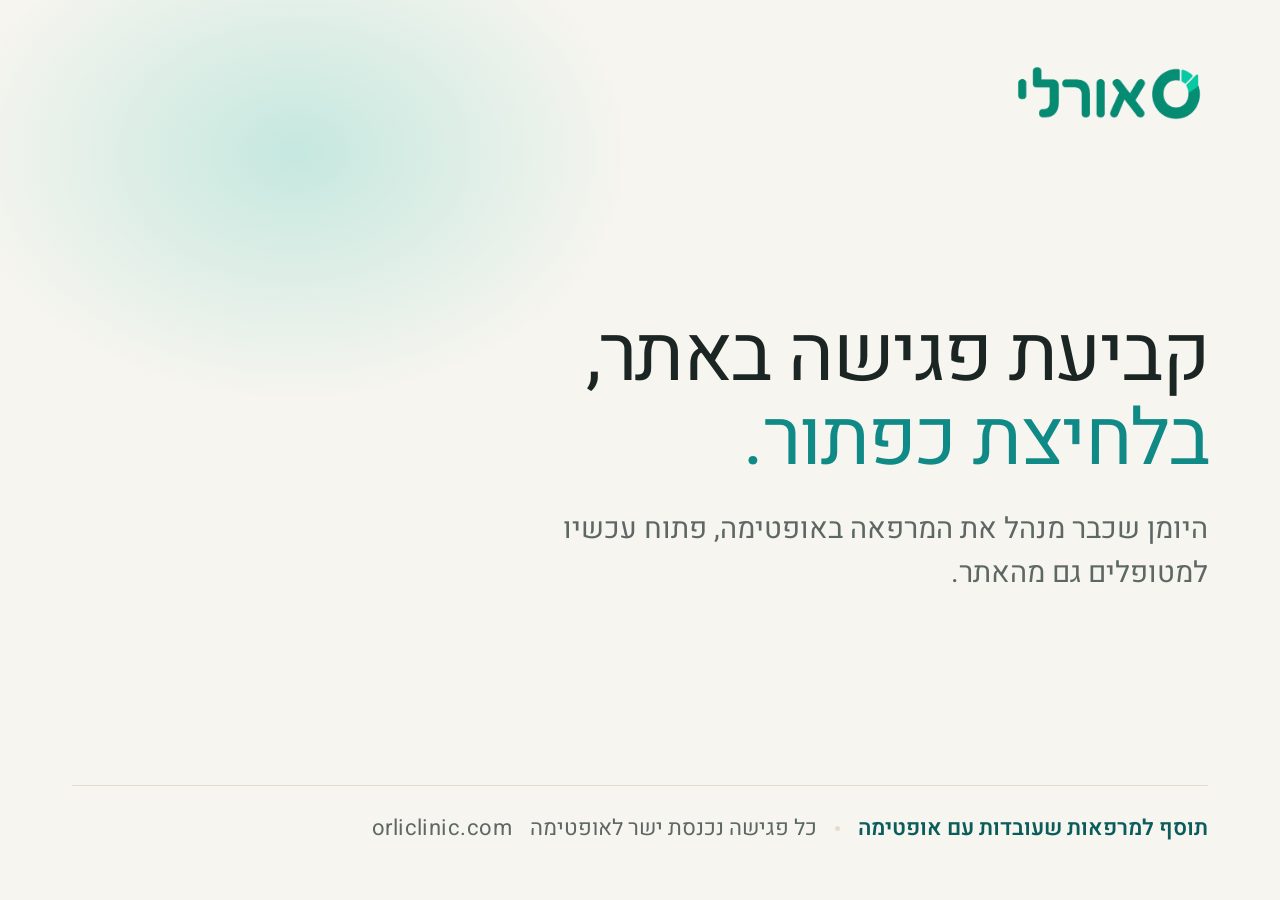
<file: tools/og-card.html>
<!DOCTYPE html>
<!--
  Source for assets/brand/orli-og.png — the 1200x630 link-preview card the
  og:image / twitter:image tags on all five pages point at.

  It is built from the site's own tokens (cream ground, teal identity, Heebo,
  the hero's headline and glow) so a shared link previews as the page it opens.

  To regenerate, from the repo root:

    python -m http.server 8899
    chrome --headless --disable-gpu --hide-scrollbars --force-device-scale-factor=1 --window-size=1200,630 --virtual-time-budget=8000 --screenshot=assets/brand/orli-og.png http://localhost:8899/tools/og-card.html

  (Any Chromium works; the one Playwright installs is at
   %LOCALAPPDATA%/ms-playwright/chromium-*/chrome-win64/chrome.exe.)

  The html{overflow:hidden} rule below is load-bearing, not tidiness: the
  glow is inset past the left edge, and body{overflow:hidden} alone
  propagates to the viewport while leaving body itself scrollable, which
  under RTL renders a shifted slice and clips the card's right side.

  Edit the copy here, never the PNG. Not deployed: tools/ is in .assetsignore.
-->
<html lang="he" dir="rtl">
<head>
<meta charset="UTF-8" />
<link rel="preconnect" href="https://fonts.googleapis.com" />
<link rel="preconnect" href="https://fonts.gstatic.com" crossorigin />
<link href="https://fonts.googleapis.com/css2?family=Heebo:wght@400;500;600;700&display=swap" rel="stylesheet" />
<style>
  :root {
    --cream: #f7f5ef;
    --ink: #1b2523;
    --ink-soft: #5d6763;
    --teal: #0f8a86;
    --teal-deep: #0a5d5a;
    --line: #e4ddcf;
  }
  * { box-sizing: border-box; margin: 0; }
  /* The glow is inset past the left edge. body{overflow:hidden} alone
     propagates to the viewport and leaves body itself scrollable, which
     under RTL shifts the visible slice and clips the card. Clip on html. */
  html { overflow: hidden; width: 100%; height: 100%; }
  body {
    width: 100vw; height: 100vh; overflow: hidden;
    font-family: "Heebo", system-ui, sans-serif;
    background: var(--cream); color: var(--ink);
    position: relative;
  }
  /* The hero's own glow, flipped to the RTL trailing edge as styles.css does. */
  .glow {
    position: absolute; inset: -22% 40% auto -14%; height: 700px;
    background: radial-gradient(closest-side, rgba(20,184,166,.22), transparent 72%);
  }
  .frame {
    position: relative; height: 100%;
    padding: 62px 72px 56px;
    display: flex; flex-direction: column; justify-content: space-between;
    overflow: hidden;
  }
  /* 1600x502 intrinsic — state both so the block img can't stretch to fill. */
  .mark { width: 198px; height: 62px; display: block; object-fit: contain; }
  h1 {
    font-size: 78px; line-height: 1.08; letter-spacing: -0.02em; font-weight: 400;
    max-width: 700px;
  }
  h1 span { color: var(--teal); }
  p {
    margin-top: 26px; font-size: 29px; line-height: 1.5;
    color: var(--ink-soft); max-width: 720px;
  }
  .foot {
    display: flex; align-items: center; gap: 18px;
    padding-top: 26px; border-top: 1px solid var(--line);
    font-size: 22px; color: var(--ink-soft);
  }
  .foot b { color: var(--teal-deep); font-weight: 600; }
  .foot .dot { width: 5px; height: 5px; border-radius: 50%; background: var(--line); }
  .url { margin-inline-start: auto; direction: ltr; letter-spacing: .02em; }
</style>
</head>
<body>
  <div class="glow"></div>
  <div class="frame">
    <img class="mark" src="../assets/brand/orli-wordmark-he.png" alt="" />
    <div>
      <h1>קביעת פגישה באתר, <span>בלחיצת כפתור.</span></h1>
      <p>היומן שכבר מנהל את המרפאה באופטימה, פתוח עכשיו למטופלים גם מהאתר.</p>
    </div>
    <div class="foot">
      <b>תוסף למרפאות שעובדות עם אופטימה</b>
      <span class="dot"></span>
      <span>כל פגישה נכנסת ישר לאופטימה</span>
      <span class="url">orliclinic.com</span>
    </div>
  </div>
</body>
</html>
</file>
<file: styles.css>
/* ===========================================================
   Orli marketing site
   Warm editorial (Petaron) + teal identity (Iris on the Move)
   =========================================================== */

/* Heebo, served from this site rather than Google Fonts (no third-party
   request on page view; privacy.html says so). Google's own files, v28:
   one variable font per subset covering weights 100-900, so 300-700 all
   come from these two files. The unicode-ranges are Google's; every page
   needs both (spaces, digits and "AI" are in the Latin range), so every
   page preloads both. OFL licence beside them in assets/fonts/. A new
   copy of the fonts goes in under a new file name: /assets/fonts/ is
   cached as immutable (_headers). */
@font-face {
  font-family: "Heebo";
  font-style: normal;
  font-weight: 100 900;
  font-display: swap;
  src: url("assets/fonts/heebo-v28-hebrew.woff2") format("woff2");
  unicode-range: U+0307-0308, U+0590-05FF, U+200C-2010, U+20AA, U+25CC, U+FB1D-FB4F;
}
@font-face {
  font-family: "Heebo";
  font-style: normal;
  font-weight: 100 900;
  font-display: swap;
  src: url("assets/fonts/heebo-v28-latin.woff2") format("woff2");
  unicode-range: U+0000-00FF, U+0131, U+0152-0153, U+02BB-02BC, U+02C6, U+02DA, U+02DC, U+0304, U+0308, U+0329, U+2000-206F, U+20AC, U+2122, U+2191, U+2193, U+2212, U+2215, U+FEFF, U+FFFD;
}

:root {
  --cream: #f7f5ef;
  --cream-2: #efece2;
  --surface: #fffdf8;
  --ink: #1b2523;
  --ink-soft: #5d6763;
  --line: #e4ddcf;
  --teal: #0f8a86;
  --teal-deep: #0a5d5a;
  --teal-bright: #14b8a6;
  --dark: #16211f;
  --shadow-sm: 0 6px 20px -10px rgba(20, 50, 45, 0.22);
  --shadow: 0 18px 45px -22px rgba(20, 50, 45, 0.32);
  --shadow-lg: 0 40px 80px -32px rgba(15, 60, 55, 0.4);
  --radius: 18px;
  --wrap: 1160px;
  /* Height of the sticky .nav. The hero subtracts it to fit one viewport;
     keep it in step with .nav-pill's padding and .brand-logo's height. */
  --nav-h: 65px;
  /* Heebo is the whole type system. Fraunces and Inter were requested on every
     page and never rendered — they carry no Hebrew glyphs, so the lang="he"
     stack below always won. The tokens keep their names because the roles are
     still real; only the families that never painted are gone. */
  --serif: "Heebo", "Frank Ruhl Libre", Georgia, serif;
  --sans: "Heebo", system-ui, -apple-system, "Segoe UI", Roboto, sans-serif;
}

/* Hebrew has no real italic, so synthetic slanting is the browser faking a
   face that does not exist — colour alone carries the emphasis. (The font-stack
   override that used to live here is gone: :root is Heebo now, so it was
   restating the default.) */
html[lang="he"] .display .ital,
html[lang="he"] em { font-style: normal; }

* { box-sizing: border-box; }
html { scroll-behavior: smooth; scroll-padding-top: 72px; }
body {
  margin: 0; font-family: var(--sans);
  background: var(--cream); color: var(--ink);
  line-height: 1.6; -webkit-font-smoothing: antialiased;
}
h1, h2, h3, h4 { margin: 0 0 .5em; letter-spacing: -0.01em; }
p { margin: 0 0 1em; }
a { color: inherit; text-decoration: none; }
em { font-style: normal; color: var(--teal); }

/* Side padding is max(24px, notch): a landscape phone with viewport-fit=cover
   would otherwise run body text under the sensor housing. Zero everywhere
   else, so this is the plain 24px on every desktop and portrait screen. */
.wrap { width: 100%; max-width: var(--wrap); margin: 0 auto; padding: 0 max(24px, env(safe-area-inset-right)) 0 max(24px, env(safe-area-inset-left)); }
.narrow { max-width: 780px; }
.center { text-align: center; margin-inline: auto; }

/* editorial display type */
.display {
  font-family: var(--serif); font-weight: 400;
  line-height: 1.08; letter-spacing: -0.02em;
  font-size: clamp(2.1rem, 4.6vw, 3.5rem);
}
.display .ital { font-style: italic; color: var(--teal); }
h1.display { font-size: clamp(2.4rem, 5.4vw, 4rem); }

.eyebrow {
  display: inline-block; font-family: var(--sans);
  font-size: .74rem; font-weight: 700; letter-spacing: .14em;
  text-transform: uppercase; color: var(--teal-deep);
  margin-bottom: 18px;
}
.eyebrow.light { color: #fff; }
/* Hebrew has no case, so wide Latin-style tracking just adds drag; ease it off. */
html[lang="he"] .eyebrow,
html[lang="he"] .scrolly-idx,
html[lang="he"] .rung-tag,
html[lang="he"] .faq-tag,
html[lang="he"] .cmp-th,
html[lang="he"] .footer-col-h,
html[lang="he"] .scrolly-tab{ letter-spacing: .02em; text-transform: none; }

/* Heebo has no true italic, so this rendered as a synthetic slant — exactly
   what the rule at the top of this file exists to prevent. */
html[lang="he"] .ladder-note { font-style: normal; }

/* Keyboard focus. PRODUCT.md names keyboard operability as the working floor,
   and this was the project failing its own standard: three :focus rules existed
   in the whole codebase, none of them on a link, a button, or the CTA. No
   border-radius here on purpose — the outline already follows each element's
   own radius, and setting one would reshape the pills. */
:where(a, button, summary, [tabindex]):focus-visible {
  outline: 2px solid var(--teal-deep);
  outline-offset: 2px;
}
/* On the teal band and the dark footer, teal-on-teal would be invisible. */
.cta-band :where(a, button):focus-visible,
.footer :where(a, button):focus-visible { outline-color: #fff; }

/* Draft markers on privacy.html. They used to carry direction:ltr, copied
   from integration.html where it is correct for real LTR code tokens — but
   these are Hebrew, so it reversed the words and mispaired the brackets.
   Styled as unfinished rather than as code, which is the job they do. */
.legal-todo {
  font-family: inherit; font-size: .88em; font-weight: 600;
  /* The fill is only 1.03:1 against the cream page, so the dashed border is
     what actually makes the marker visible — it has to clear the 3:1
     non-text minimum on its own. #c9982f measured 2.4:1 and did not. */
  background: #fdf1d8; color: #6d4a10;
  border: 1px dashed #9d7524; border-radius: 6px;
  padding: 1px 8px; white-space: nowrap;
}

/* ---------- buttons ---------- */
.btn-dark, .btn-cream, .btn-teal {
  display: inline-flex; align-items: center; justify-content: center; gap: 10px;
  font: inherit; font-weight: 600; cursor: pointer; white-space: nowrap;
  border-radius: 999px; padding: 11px 22px; border: 1.5px solid transparent;
  transition: scale .5s cubic-bezier(.45, 0, .2, 1);
}
.btn-dark { background: var(--dark); color: #f6f3ec; border: 1px solid rgba(255, 255, 255, 0.08); }
.btn-cream { background: var(--cream); color: var(--dark); }
.btn-teal { background: var(--teal-bright); color: var(--dark); border: 1px solid transparent; }
/* Hover: the pill grows a touch, slowly. Its colours stay as they are. */
.btn-dark:hover, .btn-cream:hover, .btn-teal:hover, .btn-outline-light:hover,
.btn-dark:focus-visible, .btn-cream:focus-visible, .btn-teal:focus-visible, .btn-outline-light:focus-visible { scale: 1.05; }
.lg { padding: 15px 30px; font-size: 1.02rem; }

/* ---------- floating pill nav ---------- */
/* Flat top bar: connected to the top edge (not a floating pill) and thinner. */
.nav {
  position: sticky; top: 0; z-index: 60;
  padding-top: env(safe-area-inset-top);
  background: color-mix(in srgb, var(--cream) 86%, transparent);
  backdrop-filter: saturate(1.5) blur(14px);
  border-bottom: 1px solid var(--line);
}
.nav-pill {
  display: flex; align-items: center; gap: 24px;
  padding: 7px 0;
}
.brand { display: inline-flex; align-items: center; }
.brand-logo { display: block; width: auto; height: 38px; object-fit: contain; }
.brand-logo--footer { height: 44px; }
/* The English wordmark and the rules that hid it are gone. It was display:none
   on every page (the site is Hebrew-only, permanently — see PRODUCT.md), which
   does not stop the download: 242 KB fetched twice per load to paint nothing. */
.nav-toggle { display: none; }
.nav-links { display: flex; gap: 26px; flex: 1; justify-content: center; }
.nav-links a { color: var(--ink-soft); font-weight: 500; font-size: .93rem; transition: color .15s; }
/* Deep teal, not teal: #0f8a86 on cream is 3.8:1, under AA for 15px text. */
.nav-links a:hover { color: var(--teal-deep); }
.nav-cta { display: flex; align-items: center; gap: 8px; }

/* ---------- hero ---------- */
.hero {
  padding: 64px 0 48px; position: relative; overflow: hidden; display: flex; align-items: center;
  /* 100vh on mobile Safari is the viewport with its toolbar hidden (the
     largest it ever gets), not what's actually visible — so with the
     toolbar showing the hero renders taller than the real screen and its
     last line ends up under the toolbar. svh is the height with the
     toolbar showing and never changes; dvh followed the toolbar, so the
     hero grew and shrank as it slid, and everything under it jumped when
     a phone reversed its scroll. vh stays as the fallback. */
  min-height: calc(100vh - var(--nav-h));
  min-height: calc(100svh - var(--nav-h));
}
.hero-actions, .page-actions { display: flex; align-items: center; gap: 20px; flex-wrap: wrap; margin-top: 30px; }
.hero-link {
  font-weight: 600; color: var(--teal-deep); padding-bottom: 2px;
  border-bottom: 1px solid color-mix(in srgb, var(--teal-deep) 35%, transparent);
  transition: border-color .18s ease;
}
.hero-link:hover { border-bottom-color: var(--teal-deep); }

.hero::before {
  content: ""; position: absolute; inset: -30% 45% auto -12%; height: 640px;
  background: radial-gradient(closest-side, rgba(20,184,166,.16), transparent 72%);
  pointer-events: none;
}
/* Decorative gradients/insets are physical and don't auto-mirror — flip the
   hero glow by hand so it stays behind the headline in RTL. */
html[dir="rtl"] .hero::before { inset: -30% -12% auto 45%; }

/* Animated WebGL gradient background (hero-gradient.js) + readability veil. */
.hero-canvas { position: absolute; inset: 0; width: 100%; height: 100%; display: block; z-index: 0; }
.hero-veil {
  position: absolute; inset: 0; z-index: 1; pointer-events: none;
  background:
    linear-gradient(to bottom, transparent 54%, var(--cream) 100%),
    linear-gradient(to right,
      var(--cream) 30%,
      color-mix(in srgb, var(--cream) 78%, transparent) 48%,
      color-mix(in srgb, var(--cream) 30%, transparent) 62%,
      transparent 74%);
}
/* Text column flips to the right in RTL — flip the readability wash with it. */
html[dir="rtl"] .hero-veil {
  background:
    linear-gradient(to bottom, transparent 54%, var(--cream) 100%),
    linear-gradient(to left,
      var(--cream) 30%,
      color-mix(in srgb, var(--cream) 78%, transparent) 48%,
      color-mix(in srgb, var(--cream) 30%, transparent) 62%,
      transparent 74%);
}
/* Static fallback when WebGL is unavailable. */
.hero--nogl { background: linear-gradient(120deg, #f7f5ef, #98e2d6 45%, #5a9e96); }

.hero-grid { display: grid; grid-template-columns: 1.05fr .95fr; gap: 56px; align-items: center; position: relative; z-index: 2; }
.lead { font-size: 1.16rem; color: var(--ink-soft); max-width: 34em; margin-top: 22px; }

/* browser-chrome widget mockup */
.hero-visual { position: relative; pointer-events: none; }
.browser {
  background: var(--surface); border: 1px solid var(--line); border-radius: 16px;
  box-shadow: var(--shadow-lg); overflow: hidden; max-width: 380px; margin: 0 auto;
}
.browser-bar { display: flex; align-items: center; justify-content: flex-end; gap: 7px; padding: 12px 16px; background: var(--cream-2); border-bottom: 1px solid var(--line); }
.dot { width: 11px; height: 11px; border-radius: 50%; background: #cdbfa8; }
.dot:nth-child(1){ background:#e6a19a;} .dot:nth-child(2){ background:#e8ca8f;} .dot:nth-child(3){ background:#a7c7a0;}
.widget-body { padding: 22px 20px 24px; }
/* The frozen confirm step in the hero frame sits tighter than the demo. */
.widget-body--hero { padding: 24px 16px 16px; }

/* ---------- sections ---------- */
.section { padding: 70px 0; }
.section.alt { background: var(--cream-2); }
.section-head { max-width: 760px; margin: 0 auto 56px; text-align: center; }
.section-lead { font-size: 1.12rem; color: var(--ink-soft); }
/* A closing paragraph's own margin added 18px under the last sections of a
   page, so the gap there no longer matched the rest. */
.section:not(.page-head) > .wrap > .section-lead:last-child { margin-bottom: 0; }

/* Page-level modifiers. These used to be inline style="" attributes repeated
   across the five pages; each name says what the block is, so the number
   lives here once. */
.page-head { padding-block: 64px 36px; }
.page-head--tight { padding-block-end: 20px; }
.page-head--short { padding-block-end: 24px; }
.section--flush-top { padding-block-start: 0; }
.section--tail { padding-block-end: 80px; }
/* index.html's "from the clinic's site straight into the calendar" block
   runs straight into the demo below it, so it has no bottom padding and a
   tighter heading. */
.section--bridge { padding: 52px 0 56px; }
.section-head--tight { margin-bottom: 22px; }
.section-lead--close { margin-top: 10px; }
.section-lead--intro { margin-top: 16px; max-width: 56ch; }
.section-lead--intro-wide { max-width: 58ch; }
.section-lead--cta { margin: 0 0 18px; }
.section-note { margin-top: 22px; color: var(--ink-soft); }
.display--page { font-size: clamp(2rem, 4vw, 2.9rem); }
.display--page-sm { font-size: clamp(2rem, 4vw, 2.6rem); }
.display--sub { font-size: 1.7rem; }
.display--sub-sm { font-size: 1.4rem; }
.display--spaced { margin-top: 36px; }
/* At 22px regular the teal turn of phrase is no longer large text, and
   #0f8a86 on cream is 3.8:1 — deep teal keeps the emphasis readable. */
.display--sub-sm .ital { color: var(--teal-deep); }
/* An attribute name quoted mid-sentence: LTR token inside RTL prose. */
.code-inline { direction: ltr; display: inline-block; }
/* The demo form's honeypot: bots fill it, people never see it. */
.honeypot { display: none; }

/* ===== From the clinic's site straight into the calendar =====
   One frame plays the journey (.bridge-movie). script.js drives the states:
     .bridge-site.is-tapping   the launcher is pressed, ring blooms
     .bridge-site.is-open      backdrop, panel and close control shown
     .bridge-site.is-picked    the 10:30 slot is chosen
     .bw-target.is-picking     the slot's ring blooms
     .bridge-site.is-confirmed the panel shows the widget's success screen
     .bridge-movie.is-cal      the day view rises over the page
     .bc-appt.is-landed        the booking pops into its row */
.bridge { position: relative; display: flex; justify-content: center; padding-top: 6px; }
.bridge-movie { position: relative; width: min(640px, 100%); min-height: 420px; }
.bridge-site, .bridge-cal {
  display: flex; flex-direction: column;
  background: var(--surface); border: 1px solid var(--line); border-radius: 18px; box-shadow: var(--shadow-sm);
  font-size: 1rem;
}
.bm-site { position: relative; min-height: 420px; }
/* The day view pops up over everything once the slot is chosen: a shade
   over the page and its panel, and the calendar card centred on top. */
.bm-shade {
  position: absolute; inset: 0; z-index: 4; border-radius: 18px; background: rgba(20, 40, 36, .2);
  opacity: 0; transition: opacity .6s ease;
}
.bridge-movie.is-cal .bm-shade { opacity: 1; }
.bridge-movie .bm-cal {
  position: absolute; z-index: 5; top: 50%; left: 50%; width: min(440px, calc(100% - 40px));
  box-shadow: 0 30px 80px -20px rgba(10, 30, 28, .35);
  opacity: 0; transform: translate(-50%, calc(-50% + 14px)) scale(.97);
  transition: opacity .6s ease, transform .75s cubic-bezier(.2, .7, .2, 1);
}
.bridge-movie.is-cal .bm-cal { opacity: 1; transform: translate(-50%, -50%) scale(1); }
/* The clinic's own site, sketched — not overflow:hidden, so the launcher's
   tap ring can bloom past the edge; the bar rounds its own corners. */
.bridge-site { overflow: visible; }
.bs-bar { display: flex; align-items: center; gap: 6px; padding: 11px 14px; background: var(--cream-2); border-bottom: 1px solid var(--line); border-radius: 17px 17px 0 0; }
.bs-bar span { width: 9px; height: 9px; border-radius: 50%; background: #c9c2b2; }
.bs-bar i { margin-inline-start: auto; font-style: normal; font-size: .74rem; color: var(--ink-soft); direction: ltr; }
.bs-page { position: relative; flex: 1; padding: 16px 18px; display: flex; flex-direction: column; gap: 9px; overflow: visible; }
.bs-skel { height: 9px; border-radius: 999px; background: var(--cream-2); width: 70%; flex: none; }
.bs-skel--h { height: 16px; width: 50%; margin-bottom: 2px; }
.bs-skel--short { width: 40%; margin-bottom: 8px; }
.bs-hero { flex: none; height: 64px; border-radius: 10px; background: linear-gradient(135deg, var(--cream-2), color-mix(in srgb, var(--teal) 14%, var(--cream-2))); margin: 4px 0 6px; }
.bs-backdrop {
  position: absolute; inset: 0; z-index: 1; border-radius: 0 0 17px 17px; background: rgba(0, 0, 0, .18);
  opacity: 0; transition: opacity .3s ease;
}
.bridge-site.is-open .bs-backdrop { opacity: 1; }
/* The widget's real launcher, as embed.js draws it on a clinic page: a
   white pill in the bottom corner with the calendar icon and a two-line
   label; once the panel is up it folds into a round teal close control. */
.bs-launcher {
  position: absolute; bottom: 16px; right: 16px; z-index: 3;
  display: flex; flex-direction: row-reverse; align-items: center; gap: 10px;
  height: 56px; padding: 8px 16px; border-radius: 999px;
  background: #fff; color: #1d1d1f; border: 1px solid #e0e0e0; box-shadow: 0 6px 20px rgba(0, 0, 0, .12);
  transition: opacity .25s ease, transform .3s ease;
}
.bs-launcher-icon { display: grid; place-items: center; flex: 0 0 26px; color: var(--teal); }
.bs-launcher-label { display: flex; flex-direction: column; align-items: flex-start; direction: rtl; text-align: right; white-space: nowrap; }
.bs-launcher-he { font-size: 15px; line-height: 18px; font-weight: 600; letter-spacing: -.01em; }
.bs-launcher-en { font-size: 11px; line-height: 14px; font-weight: 400; opacity: .5; direction: ltr; }
.bs-launcher .bw-tap { inset: -3px; z-index: 1; }
.bridge-site.is-tapping .bs-launcher--pill { animation: bridge-press .5s ease; }
.bridge-site.is-tapping .bs-launcher--pill .bw-tap { animation: bridge-tap-cta .9s cubic-bezier(0, 0, .2, 1) forwards; }
@keyframes bridge-press { 0%, 100% { transform: none; } 40% { transform: scale(.94); } }
@keyframes bridge-tap-cta { 0% { transform: scale(.96); opacity: .9; } 100% { transform: scale(1.22); opacity: 0; } }
.bridge-site.is-open .bs-launcher--pill { opacity: 0; transform: scale(.8); }
.bs-launcher--open {
  width: 52px; height: 52px; padding: 0; justify-content: center; border-radius: 50%;
  background: var(--teal); border-color: transparent; color: #fff;
  opacity: 0; transform: scale(.8);
}
.bridge-site.is-open .bs-launcher--open { opacity: 1; transform: none; }
/* The booking panel, as embed.js places it: above the launcher. */
.bridge-widget {
  position: absolute; z-index: 2; right: 16px; left: 16px; bottom: 84px;
  background: #fff; border: 1px solid #e0e0e0; border-radius: 18px; padding: 16px 16px 14px;
  box-shadow: 0 20px 60px rgba(0, 0, 0, .2); transform-origin: bottom right;
  opacity: 0; transform: translateY(12px) scale(.975);
  transition: opacity .3s ease, transform .35s cubic-bezier(.2, .8, .2, 1);
}
.bridge-site.is-open .bridge-widget { opacity: 1; transform: none; }
.bm-site .bridge-widget { left: auto; width: min(400px, calc(100% - 32px)); }
.bw-title { font-weight: 700; font-size: 1.1rem; }
.bw-date { color: var(--ink-soft); font-size: .86rem; margin: 2px 0 10px; }
.bw-slots { display: grid; grid-template-columns: 1fr 1fr; gap: 8px; margin-bottom: 10px; }
.bw-slots span {
  position: relative; text-align: center; padding: 8px 6px; border: 1px solid var(--line); border-radius: 999px;
  font-weight: 600; font-size: .92rem; font-variant-numeric: tabular-nums; background: var(--cream);
  transition: background .25s ease, color .25s ease, border-color .25s ease;
}
.bridge-site.is-picked .bw-slots .bw-target { background: var(--teal-deep); border-color: var(--teal-deep); color: #fff; }
.bw-tap { position: absolute; inset: -2px; border-radius: 999px; border: 2px solid var(--teal); opacity: 0; pointer-events: none; }
.bw-target.is-picking .bw-tap { animation: bridge-tap .8s cubic-bezier(0, 0, .2, 1) forwards; }
@keyframes bridge-tap { 0% { transform: scale(.9); opacity: .9; } 100% { transform: scale(1.5); opacity: 0; } }
.bw-btn { text-align: center; background: var(--teal-deep); color: #fff; border-radius: 999px; padding: 10px; font-weight: 600; font-size: .9rem; }
/* Picking, then confirmed: the two views cross-fade inside the same panel. */
.bw-pick { transition: opacity .35s ease; }
.bw-confirm {
  position: absolute; inset: 16px 16px 14px; display: flex; flex-direction: column; justify-content: center; align-items: center;
  text-align: center; opacity: 0; transform: translateY(8px); transition: opacity .5s ease .2s, transform .5s ease .2s;
}
.bridge-site.is-confirmed .bw-pick { opacity: 0; }
.bridge-site.is-confirmed .bw-confirm { opacity: 1; transform: none; }
/* The widget's success mark, and a ring that blooms out of it once. */
.bw-check {
  position: relative; display: grid; place-items: center; width: 52px; height: 52px; margin-bottom: 10px; border-radius: 50%;
  background: color-mix(in srgb, var(--teal) 12%, transparent); color: var(--teal);
}
.bw-check svg { width: 26px; height: 26px; }
.bw-check::after { content: ""; position: absolute; inset: -2px; border-radius: 50%; border: 2px solid var(--teal); opacity: 0; }
.bridge-site.is-confirmed .bw-check { animation: bw-check-in .6s cubic-bezier(.2, .8, .2, 1) .25s both; }
.bridge-site.is-confirmed .bw-check::after { animation: bridge-tap 1s cubic-bezier(0, 0, .2, 1) .5s forwards; }
@keyframes bw-check-in { 0% { transform: scale(.6); opacity: 0; } 100% { transform: none; opacity: 1; } }
.bw-confirm-title { font-weight: 700; font-size: 1.2rem; letter-spacing: -.01em; margin-bottom: 10px; }
.bw-summary {
  display: grid; grid-template-columns: auto 1fr; gap: 4px 12px; align-items: baseline; text-align: start;
  width: 100%; margin: 0 0 10px; padding: 10px 14px; border-radius: 12px; background: var(--cream);
}
.bw-summary dt { color: var(--ink-soft); font-size: .78rem; }
.bw-summary dd { margin: 0; font-weight: 600; font-size: .86rem; white-space: nowrap; }
.bw-mailed { display: inline-flex; align-items: center; gap: 6px; color: var(--ink-soft); font-size: .8rem; }
/* The Optima day view the booking is written into. */
.bridge-cal { position: relative; padding: 16px 16px 10px; }
.bc-head { display: flex; flex-wrap: wrap; justify-content: space-between; align-items: baseline; gap: 2px 10px; padding: 0 4px 10px; border-bottom: 1px solid var(--line); margin-bottom: 2px; }
.bc-head strong { font-size: 1.02rem; white-space: nowrap; }
.bc-head span { color: var(--ink-soft); font-size: .86rem; white-space: nowrap; }
.bc-row { display: grid; grid-template-columns: 50px 1fr; align-items: center; min-height: 44px; border-bottom: 1px dashed color-mix(in srgb, var(--line) 75%, transparent); }
.bc-row:last-child { border-bottom: 0; }
.bc-time { font-size: .82rem; color: var(--ink-soft); font-variant-numeric: tabular-nums; }
.bc-appt {
  display: inline-flex; align-items: center; gap: 7px; padding: 7px 12px; border-radius: 9px;
  font-size: .88rem; font-weight: 600; color: var(--ink); background: var(--cream-2);
  border-inline-start: 3px solid var(--line); white-space: nowrap; overflow: hidden; text-overflow: ellipsis;
}
.bc-appt--site {
  opacity: 0; transform-origin: right center;
  background: color-mix(in srgb, var(--teal) 16%, var(--surface)); border-inline-start-color: var(--teal-deep); color: var(--teal-deep);
}
/* The new booking pops into its row: it springs out from its time column,
   overshoots, bounces back and settles, with a teal flash that fades as it
   lands — the film's last beat, and the one that should feel like a win. */
.bc-appt.is-landed { opacity: 1; animation: bridge-pop .85s cubic-bezier(.34, 1.56, .64, 1) both, bridge-pop-flash 1.1s ease-out both; }
@keyframes bridge-pop {
  0% { opacity: 0; transform: scale(.4, .7) translateY(6px); }
  45% { opacity: 1; transform: scale(1.1, 1.06) translateY(-2px); }
  70% { transform: scale(.96, .98) translateY(1px); }
  100% { opacity: 1; transform: none; }
}
@keyframes bridge-pop-flash {
  0% { box-shadow: 0 0 0 0 rgba(15, 138, 134, .55); background: color-mix(in srgb, var(--teal) 42%, var(--surface)); }
  100% { box-shadow: 0 0 0 10px rgba(15, 138, 134, 0); background: color-mix(in srgb, var(--teal) 16%, var(--surface)); }
}
/* scroll-pinned live demo (Vectrix-style scrollytelling) */
.scrolly-grid { display: grid; grid-template-columns: 1fr 1fr; gap: 56px; align-items: start; margin-top: 4px; }
/* The phone layout's step list above the widget; see the max-width block. */
.scrolly-caption { display: none; }
/* The pinned columns carry their own lead-in, so the standard 56px under the
   heading stacked on top of it and pushed the whole demo down the page.
   Desktop only: below 920px the sticky is static and the steps have no
   lead-in, so 20px put the card closer to the heading than the tabs are to
   the card — the block boundary tighter than the gaps inside it. */
@media (min-width: 921px) {
  .scrolly .section-head { margin-bottom: 20px; }
}
/* Lead-in so step 01 is still travelling when the widget pins beside it, and
   a tail so the last step can reach the activation band.
   The lead-in used to be 32vh at the top as well, which opened a 288px void
   directly under the section heading — and since the pinned widget only
   offsets itself by ~110px, the two columns visibly started on different
   planes. 14vh brings the first step down to where the widget starts, and
   scrolly.js's activation band moved up to match (see its rootMargin). */
.scrolly-steps { display: flex; flex-direction: column; padding-block: 14vh 32vh; }
/* Grid items default to min-width:auto, so anything too wide inside a column
   widens the column instead of overflowing it — at 320px the six-tab stepper
   (314px) pushed the whole section 18px off the page's edge. */
.scrolly-steps, .scrolly-sticky { min-width: 0; }
/* Steps not being read sit back at .65, not .3: at .3 the step copy was
   under 2:1 against the cream, unreadable for anyone glancing ahead. .65
   keeps the headings above 4.5:1 while the current step still stands out. */
.scrolly-step {
  min-height: 40vh; display: flex; flex-direction: column; justify-content: center;
  opacity: .65; transform: translateY(8px);
  transition: opacity .4s ease, transform .4s ease;
}
.scrolly-step.is-active { opacity: 1; transform: none; }
.scrolly-idx { font-size: .78rem; font-weight: 700; letter-spacing: .12em; text-transform: uppercase; color: var(--teal-deep); margin-bottom: 12px; }
.scrolly-step h3 { font-family: var(--serif); font-weight: 500; font-size: clamp(1.5rem, 2.6vw, 2.15rem); margin-bottom: 10px; }
.scrolly-step p { color: var(--ink-soft); font-size: 1.08rem; max-width: 30em; margin: 0; }
/* Centred in the space below the nav: firm top boundary, fully visible, and the
   widget sits at the vertical middle so the active step lines up with it. */
.scrolly-sticky {
  position: sticky; top: 64px; height: calc(100vh - 80px);
  display: flex; flex-direction: column; align-items: center;
  /* Centre when it fits; if the screen is too short, fall back to the top edge
     (below the nav) instead of overflowing up across the nav bar. */
  justify-content: safe center;
}
.scrolly-sticky .demo-browser { flex-shrink: 0; }
/* 600px is a floor: the real widget's own frame is 580px (orli-calendar
   style.css .obw-widget), sized so the confirm step's OTP block fits without
   an inner scrollbar — but measured in production (2026-09) that step is
   494px in a 480px area and scrolls by 14px, clipping the confirm button.
   The mock inherits the same stylesheet, so it overflows identically.
   scrolly.js measures the tallest scene on load and raises this inline
   whenever the column width or font needs more. */
.scrolly-sticky .demo-browser { width: 82%; max-width: 460px; box-shadow: var(--shadow-lg); height: 600px; }
/* Bare frame: no fake browser bar, just the rounded widget card. */
.demo-browser--bare { border-radius: 18px; }

.demo-browser { max-width: 460px; width: 100%; box-shadow: var(--shadow-lg); }
/* The widget fills the frame; scrolly.js sizes the frame to the tallest scene. */
.demo-browser [data-orli-widget] { display: block; width: 100%; height: 100%; }
/* The real widget contains overscroll inside its step area because it lives
   in an iframe. On this page the same rule swallowed every wheel turn made
   over the demo — after clicking "restart" the cursor rests on it, and the
   page seemed stuck. Here the wheel reaches the page once the step area
   has nothing left to scroll. */
#demo .orli-live .obw-step { overscroll-behavior: auto; }
/* The heading above already carries the section's top padding. */
.section.scrolly { padding-top: 56px; padding-bottom: 140px; }
/* Mobile-only step tabs (see @media (max-width: 920px) below): a tap-through
   substitute for the desktop scroll-jack, since a pinned widget and scrolling
   step text can't share one narrow column without overlapping. */
.scrolly-tabs { display: none; }

/* embed */
.swatches { display: flex; gap: 11px; margin: 22px 0 4px; }
.notice-banner { background: var(--cream-2); border: 1px dashed var(--ink-soft); border-radius: var(--radius); padding: 18px 22px; margin: 0 0 40px; font-size: .92rem; color: var(--ink); }
.notice-banner strong { color: var(--teal-deep); }
.swatches span { display: inline-block; width: 30px; height: 30px; border-radius: 50%; border: 1px solid rgba(0,0,0,.08); box-shadow: var(--shadow-sm); }
.check-list { list-style: none; padding: 0; margin: 22px 0 0; display: grid; gap: 11px; }
.check-list li { padding-inline-start: 28px; position: relative; color: var(--ink-soft); }
.check-list li::before { content: "✓"; position: absolute; inset-inline-start: 0; color: var(--teal); font-weight: 800; }
/* Disclosure, not benefit: privacy.html lists what is collected about the
   reader, and a teal check-mark reads as a feature they are being sold. */
.check-list--plain li::before { content: "•"; color: var(--ink-soft); font-weight: 400; }
.check-list--center { justify-items: center; justify-content: center; }
.code-card { border-radius: var(--radius); overflow: hidden; border: 1px solid #1c332f; box-shadow: var(--shadow-lg); background: #0c1a17; }
.code-card--snug { margin-top: 8px; }
.code-head { display: flex; align-items: center; gap: 7px; padding: 13px 16px; background: #111f1c; border-bottom: 1px solid #1c332f; }
.code-head .dot { background: #33524c; }
.code-file { margin-inline-start: 10px; font-size: .82rem; color: #7f9a94; }
/* The snippet is the one thing a reader takes away from this page, and it sits
   in an LTR <pre> inside an RTL document — hand-selecting it is miserable. */
.code-copy {
  margin-inline-start: auto; font: inherit; font-size: .78rem; font-weight: 600;
  padding: 5px 12px; border-radius: 999px; cursor: pointer;
  border: 1px solid #33524c; background: transparent; color: #9fb8b2;
  transition: color .18s ease, border-color .18s ease;
}
.code-copy:hover { color: #eaf3f1; border-color: #4d7d75; }
.code-copy:focus-visible { outline: 2px solid var(--teal); outline-offset: 2px; }
.code-copy.is-copied { color: #7fd8c9; border-color: #2f6f66; }
.code-card { direction: ltr; }
.code-body { margin: 0; padding: 24px 22px; overflow-x: auto; font-family: ui-monospace, "Cascadia Code", Menlo, Consolas, monospace; font-size: .9rem; line-height: 1.8; color: #d6e8e3; }
.c-com { color: #6a8a84; } .c-tag { color: #f5a3b0; } .c-attr { color: #4fd6c6; } .c-str { color: #f2cf7a; }

/* roadmap ladder */
.ladder { list-style: none; padding: 0; margin: 0; display: grid; grid-template-columns: repeat(4, 1fr); gap: 20px; }
.rung { background: var(--surface); border: 1px solid var(--line); border-radius: var(--radius); padding: 26px 24px; border-top: 4px solid var(--line); }
.rung.done { border-top-color: var(--teal); }
/* Planned, not shipped — a dashed rule and a neutral pill so the distinction
   survives a glance. Solid teal reads as "available" at any scanning speed. */
.rung.next { border-top-color: var(--line); border-top-style: dashed; }
.rung-tag { display: inline-block; font-size: .7rem; font-weight: 800; letter-spacing: .08em; text-transform: uppercase; padding: 3px 11px; border-radius: 999px; margin-bottom: 14px; }
.rung.done .rung-tag { background: color-mix(in srgb, var(--teal) 15%, transparent); color: var(--teal-deep); }
.rung.next .rung-tag { background: var(--cream-2); color: var(--ink-soft); border: 1px dashed var(--line); }
.rung h3 { font-family: var(--serif); font-weight: 500; font-size: 1.15rem; }
.rung p { color: var(--ink-soft); font-size: .93rem; margin: 0; }
.ladder-note { text-align: center; max-width: 64ch; margin: 36px auto 0; color: var(--ink-soft); font-family: var(--serif); font-style: italic; font-size: 1.08rem; }

/* cta band — teal full bleed.
   White on #0f8a86 is 4.2:1, so the light end of the band is pulled a fifth
   of the way toward deep teal (≈#0e817d, 4.7:1 with white) and the copy on
   it is solid white rather than the .78–.86 alphas it wore before, which
   fell to 4.0:1 and under. Hierarchy comes from size and weight instead. */
.cta-band { background: linear-gradient(155deg, var(--teal-deep), color-mix(in srgb, var(--teal) 80%, var(--teal-deep))); color: #fff; padding: 74px 0; }
.cta-band .display { color: #fff; }
.cta-band .display .ital { color: #bff3ec; }
.cta-lead { font-size: 1.14rem; color: #fff; max-width: 46ch; margin-inline: auto; }
/* Two ways in: book a slot straight into the calendar, or leave details.
   The band is a flex column of centred blocks, so [hidden] has to beat the
   button's own display to actually hide the Cal.com block. */
.cta-actions { display: flex; justify-content: center; align-items: center; gap: 14px; flex-wrap: wrap; margin-top: 30px; }
/* Buttons are display:inline-flex, which beats the hidden attribute's UA rule. */
.cta-actions [hidden] { display: none !important; }

/* footer */
.footer { border-top: 1px solid var(--line); background: var(--cream-2); padding: 60px 0 max(30px, env(safe-area-inset-bottom)); }
.footer-inner { display: flex; justify-content: space-between; gap: 40px; flex-wrap: wrap; }
.footer-brand { max-width: 300px; }
.footer-brand p { color: var(--ink-soft); font-size: .94rem; margin-top: 12px; }
.footer-cols { display: flex; gap: 60px; flex-wrap: wrap; }
.footer-col { display: flex; flex-direction: column; gap: 10px; }
.footer-col-h { font-size: .74rem; font-weight: 700; text-transform: uppercase; letter-spacing: .1em; color: var(--ink-soft); margin: 0 0 4px; }
.footer-col a { color: var(--ink); font-size: .94rem; }
.footer-col a:hover { color: var(--teal-deep); }
/* An address reads left to right but lines up with the Hebrew links above it. */
.footer-col .footer-mail { text-align: right; font-size: .9rem; }
.footer-bottom { display: flex; justify-content: space-between; gap: 16px; flex-wrap: wrap; margin-top: 44px; padding-top: 24px; border-top: 1px solid var(--line); font-size: .85rem; color: var(--ink-soft); }

/* ---------- responsive ---------- */
@media (max-width: 920px) {
  /* The min-height fits now, but the stacked content did not: copy + actions +
     mockup ran 906px against an 844px screen. Trim the frame and cap the
     decoration so the whole argument lands on the first screen. */
  .hero { padding-block: 44px 28px; }
  .hero-grid { grid-template-columns: 1fr; gap: 22px; }
  /* The argument leads; the mockup follows. This was order: -1, which put an
     aria-hidden, pointer-events:none picture above the H1. The tighter gap and
     the cap also bring the hero back inside one viewport. */
  .hero-visual { order: 1; max-width: 296px; margin-inline: auto; width: 100%; }
  /* Fade the hero copy in on load, staggered per line — desktop doesn't need
     it (the widget mockup sits beside the text so nothing feels static on
     first paint), but on mobile the text is the whole first screen. */
  .hero-copy > * { animation: hero-fade-in .7s ease both; }
  .hero-copy .eyebrow { animation-delay: 0s; }
  .hero-copy h1 { animation-delay: .12s; }
  .hero-copy .lead { animation-delay: .24s; }
  /* No buttons on a phone: the nav's own demo CTA is one thumb away, and
     the demo itself is the next screen down. The copy is the whole hero. */
  .hero-actions { display: none; }
  @keyframes hero-fade-in {
    from { opacity: 0; transform: translateY(14px); }
    to { opacity: 1; transform: none; }
  }
   .ladder{ grid-template-columns: 1fr 1fr; }
  /* Mobile scrollytelling: the desktop sticky-pin-while-scrolling technique
     needs a second column for the steps to scroll past without crossing the
     widget's own space — there is no second column on a phone, so pinning
     here just parks the widget on top of whichever step is scrolling by,
     and un-pinning it just scrolls it out of view before its state changes
     ever show. Mobile trades the scroll-jack for a tap-through stepper: the
     widget stays put, numbered tabs below it switch both the widget's scene
     and the visible step text, so the "watch it update" payoff survives
     without fighting page scroll for control. */
  .bridge-movie, .bm-site { min-height: 420px; }
  /* On a phone the same narrative runs in one screen: all six steps sit
     in a short list above the widget, in a block pinned under the nav, and
     the step list below is invisible spacers that scrolling passes through,
     so the observer advances the widget exactly as it does on wide screens.
     The current step is open with its text, passed steps are ticked, and a
     tap on any step jumps to it (scrolly.js). The list is one fixed height
     so the widget never moves between steps. */
  /* The pinned block and the step spacers share one grid cell, so the
     first step begins where the block begins: one flick from the section's
     heading lands on the pinned widget already at step one, instead of a
     screen and a half of scrolling past the block in flow. (The spacers are
     invisible, so nothing shows through the overlap.) */
  .scrolly-grid { grid-template-columns: minmax(0, 1fr); gap: 0; align-items: start; }
  .scrolly-sticky, .scrolly-steps { grid-area: 1 / 1; }
  .scrolly-sticky {
    position: sticky; top: calc(var(--nav-h) + 8px); z-index: 2; order: -1;
    height: auto; margin: 0; padding: 10px 0 8px; background: var(--cream); align-items: stretch; justify-content: flex-start;
  }
  .scrolly-tabs { display: none; }
  .scrolly-caption { display: grid; align-content: start; width: 100%; height: var(--cap-h); margin: 0 0 10px; padding-inline: 6px; overflow: hidden; }
  .scrolly-cap {
    display: grid; grid-template-columns: 20px minmax(0, 1fr); column-gap: 10px; align-items: start;
    margin: 0; padding: 2px 0; border: 0; background: none; font: inherit; color: var(--ink-soft);
    text-align: start; cursor: pointer; -webkit-tap-highlight-color: transparent;
  }
  .scrolly-cap:focus-visible { outline: 2px solid var(--teal); outline-offset: 2px; border-radius: 6px; }
  /* The marker: a number that becomes a tick once the step has passed. */
  .scrolly-cap-n {
    position: relative; width: 20px; height: 20px; margin-top: 1px; border-radius: 50%;
    border: 1.5px solid var(--line); display: grid; place-items: center;
    font-size: .66rem; font-weight: 700; line-height: 1; font-variant-numeric: tabular-nums;
    transition: background-color .3s ease, border-color .3s ease, color .3s ease;
  }
  .scrolly-cap-n svg { position: absolute; width: 11px; height: 11px; opacity: 0; transform: scale(.6); transition: opacity .25s ease, transform .3s cubic-bezier(.2, .7, .2, 1); }
  .scrolly-cap-num { transition: opacity .2s ease; }
  .scrolly-cap.is-done .scrolly-cap-n { background: var(--teal); border-color: var(--teal); color: #fff; }
  .scrolly-cap.is-done .scrolly-cap-num { opacity: 0; }
  .scrolly-cap.is-done .scrolly-cap-n svg { opacity: 1; transform: none; }
  .scrolly-cap.is-active .scrolly-cap-n { border-color: var(--teal); color: var(--teal-deep); }
  .scrolly-cap-body { min-width: 0; }
  .scrolly-cap-t { display: block; font-size: .92rem; line-height: 1.4; transition: color .3s ease; }
  .scrolly-cap.is-active .scrolly-cap-t { color: var(--ink); font-weight: 500; }
  /* The text opens under the current step and closes under the one it
     leaves, one motion for both, so the list reads as a single thing
     shifting rather than two things appearing and vanishing. */
  .scrolly-cap-d { display: grid; grid-template-rows: 0fr; transition: grid-template-rows .4s cubic-bezier(.2, .7, .2, 1); }
  .scrolly-cap-p {
    display: block; min-height: 0; overflow: hidden;
    font-size: .84rem; line-height: 1.4; color: var(--ink-soft);
    opacity: 0; transform: translateY(-4px); transition: opacity .2s ease, transform .25s ease;
  }
  .scrolly-cap.is-active .scrolly-cap-d { grid-template-rows: 1fr; }
  .scrolly-cap.is-active .scrolly-cap-p { opacity: 1; transform: none; transition: opacity .3s ease .12s, transform .35s cubic-bezier(.2, .7, .2, 1) .12s; }
  /* The widget takes what is left of the screen under the list. It is
     drawn for a 580px-tall, 400px-wide card, which a phone does not have
     room for, so scrolly.js zooms the whole card down to the room there is
     (fitFrame): every step then shows in full, with nothing scrolling
     inside the widget — a swipe over it always moves the page, and no
     step is ever cut off at the fold. */
  .scrolly-sticky { --cap-h: 210px; }
  .scrolly-sticky .demo-browser {
    width: min(100%, 340px); margin-inline: auto;
    max-height: calc(100vh - var(--nav-h) - 8px - 18px - var(--cap-h) - 10px - 16px);
    max-height: calc(100svh - var(--nav-h) - 8px - 18px - var(--cap-h) - 10px - 16px);
  }
  .scrolly-sticky .orli-live { max-width: none; }
  /* Denser card on a phone: the zoom shrinks the type by whatever the
     tallest step (the code confirmation) overflows, so every px of frame,
     header and card padding trimmed here buys back type size. These are
     the demo's own overrides; widget.css stays a mirror of the product. */
  .scrolly-sticky .orli-live { padding: 14px 12px 12px; }
  .scrolly-sticky .orli-live .obw-controls { margin-block-end: 10px; }
  .scrolly-sticky .orli-live .obw-step-header { margin-block: 2px 8px; }
  .scrolly-sticky .orli-live .obw-summary { padding: 8px 12px; margin-block-end: 8px; gap: 3px 10px; }
  .scrolly-sticky .orli-live .obw-otp { padding: 8px 12px; margin-block-end: 6px; }
  .scrolly-sticky .orli-live .obw-otp-hint { margin-block-end: 6px; }
  .scrolly-sticky .orli-live .obw-confirm-footer { padding-block-start: 6px; }
  #demo .orli-live .obw-step, #demo .orli-live .obw-slots { overflow-y: hidden; }
  /* The spacers: the step copy is already in the caption, so the list is
     only scroll distance — one viewport's worth per step, invisible. */
  .scrolly-steps { padding-block: 0 12vh; margin-top: 0; }
  .scrolly-step { min-height: 70vh; visibility: hidden; opacity: 0; transform: none; transition: none; }
  /* Below this width the link row is hidden, and with no replacement the only
     thing left in the header was the CTA — a phone visitor had no route to any
     section on any of the four pages. Same <nav>, re-laid-out as a panel. */
  .nav-pill { position: relative; }
  .nav-links { display: none; }
  .nav-toggle {
    display: inline-flex; flex-direction: column; justify-content: center; gap: 5px;
    /* flex: none — the pill is a flex row and would otherwise shrink this
       below the 44px touch minimum (it measured 31px wide). */
    flex: none; box-sizing: border-box;
    width: 44px; height: 44px; padding: 0 11px; margin-inline-start: auto;
    background: transparent; border: 0; cursor: pointer;
  }
  /* The three bars become an X in two beats rather than all at once: the
     outer bars slide together first and only then cross, and the middle one
     is gone before they arrive. Sliding and turning at the same time made
     the middle bar look like it jumped as the others swept over it.
     translate and rotate as their own properties, so each can carry its own
     timing; closing runs the beats in reverse. */
  .nav-toggle-bar {
    display: block; height: 2px; background: var(--ink); border-radius: 2px;
    transition: transform .22s cubic-bezier(.4, 0, .2, 1), opacity .12s ease;
  }
  .nav-pill.is-open .nav-toggle-bar:nth-child(1) { transform: translateY(7px) rotate(45deg); }
  /* The middle bar pulls in and is gone in 120ms, before the outer two sweep
     across the place it occupied — the two crossing it mid-fade is what made
     the icon look like it jumped. */
  .nav-pill.is-open .nav-toggle-bar:nth-child(2) { opacity: 0; transform: scaleX(.15); }
  .nav-pill.is-open .nav-toggle-bar:nth-child(3) { transform: translateY(-7px) rotate(-45deg); }
  .nav-pill.is-open .nav-links {
    display: flex; flex-direction: column; gap: 0; position: absolute;
    inset-inline: 0; top: calc(100% + 8px); z-index: 30;
    background: var(--surface); border: 1px solid var(--line);
    border-radius: var(--radius); box-shadow: var(--shadow);
    padding: 6px; overflow: hidden;
  }
  .nav-pill.is-open .nav-links a {
    padding: 14px 16px; border-radius: 12px; font-size: 1rem; color: var(--ink);
  }
  .nav-pill.is-open .nav-links a:hover { background: var(--cream-2); color: var(--teal-deep); }
}
/* Phone header. Measured at 375px: wordmark 121 + two 24px gaps + the 44px
   toggle + a 127px CTA came to 340px inside a 312px row, so the CTA hung
   3px past the viewport's edge and gave every page a horizontal scrollbar.
   Tighter gaps, a smaller mark and a compact pill bring the row to ~268px. */
@media (max-width: 480px) {
  .nav-pill { gap: 12px; }
  .brand-logo { height: 32px; }
  .nav-cta { flex: none; }
  .nav-cta .btn-dark { padding: 9px 14px; font-size: .9rem; }
}
@media (max-width: 560px) {
   .ladder{ grid-template-columns: 1fr; }
  .section { padding: 48px 0; }
  /* The rule above outranks the page modifiers by coming later; without
     these the gap under a short page head doubled on a phone. */
  .page-head--short { padding-block-end: 24px; }
  .section--flush-top { padding-block-start: 0; }
  .field input { min-width: 0; width: 100%; }
}
/* Reduced motion: movement goes, fades stay. The old rule killed every
   animation and transition on the page with one `*`, which also removed the
   opacity fades that tell a keyboard or screen-magnifier visitor that
   something changed — a FAQ answer appearing, a step becoming current.
   Each override below names the rule it tempers. */
@media (prefers-reduced-motion: reduce) {
  html { scroll-behavior: auto; }
  /* Scroll reveal: no rise, no blur, a short fade. */
  .reveal-word, .display .reveal-word { transform: none; filter: none; transition: opacity .3s ease; }
  .js .rung, .js .feat-card, .js .code-card, .js .cmp-table, .js .swatches, .js .notice-banner, .js .section-divider { transform: none; transition: opacity .3s ease; }
  /* Hero copy and the bridge film: script.js already shows the film's
     finished frame; these stop the CSS half from travelling there. */
  .hero-copy > * { animation: none; }
  .bm-shade, .bm-cal, .bs-backdrop, .bs-launcher, .bridge-widget, .bw-slots span, .bw-pick, .bw-confirm, .bc-appt { transition: none; animation: none; }
  .bridge-movie .bm-cal { transform: translate(-50%, -50%); }
  .bridge-site.is-tapping .bs-launcher--pill, .bridge-site.is-tapping .bs-launcher--pill .bw-tap,
  .bw-target.is-picking .bw-tap, .bridge-site.is-confirmed .bw-check, .bridge-site.is-confirmed .bw-check::after,
  .bc-appt.is-landed { animation: none; }
  /* Demo steps: current one fades in place instead of rising. */
  .scrolly-step { transform: none; transition: opacity .2s ease; }
  .scrolly-cap-n, .scrolly-cap-n svg, .scrolly-cap-num, .scrolly-cap-t, .scrolly-cap-d, .scrolly-cap-p { transition: none; }
  /* Controls: no lift on hover, no rotating plus, no ping. */
  .btn-dark, .btn-cream, .btn-dark:hover, .btn-cream:hover, .faq-item, .faq-item:hover { transform: none; transition: background .2s ease, color .2s ease, border-color .2s ease; }
  .btn-dark, .btn-cream, .btn-outline-light { transition: none; }
  .btn-dark:hover, .btn-cream:hover, .btn-outline-light:hover { scale: none; }
  .faq-plus, .faq-item.open .faq-plus { transition: none; }
  .faq-item.open .faq-ring { animation: none; }
  .faq-panel, .faq-panel-inner { transition: none; }
  .nav-toggle-bar, .nav-pill.is-open .nav-toggle-bar { transition: none; }
}

/* ===== Scroll reveal (see script.js) =====
   Two techniques:
   1. Line-by-line text (headlines, eyebrows, leads, list items): words are
      wrapped in .reveal-word spans, then grouped by which visual line they
      land on — every word on a line shares one transition-delay, so whole
      lines cascade in together rather than one word racing after another.
      The container itself (.display, .eyebrow, ...) is hidden by .js
      pre-JS to avoid a flash of fully-visible plain text before the words
      exist, then script.js unmasks the container right after splitting so
      only the still-hidden words are left to animate on scroll.
   2. Block reveal (cards, tables, dividers — composite, non-prose
      elements): fades and rises as a single block, no line-splitting. */
.js .section .display,
.js :is(.section, .cta-band) .eyebrow,
.js .section-lead,
.js .cta-lead,
.js .ladder-note,
.js .check-list li {
  opacity: 0;
}
.reveal-word {
  display: inline-block;
  opacity: 0;
  transform: translateY(60%);
  transition: opacity .75s cubic-bezier(.2, .7, .3, 1), transform .75s cubic-bezier(.2, .7, .3, 1);
}
.display .reveal-word {
  filter: blur(6px);
  transition: opacity .75s cubic-bezier(.2, .7, .3, 1), transform .75s cubic-bezier(.2, .7, .3, 1), filter .75s ease;
}
.reveal-play .reveal-word { opacity: 1; transform: none; filter: blur(0); }

/* Block reveal for composite, non-prose elements — this selector list
   must stay in sync with the `blockRevealTargets` query in script.js. */
.js .rung,
.js .feat-card,
.js .code-card,
.js .cmp-table,
.js .swatches,
.js .notice-banner,
.js .section-divider,
.js .price-proof,
.js .pt-wrap {
  opacity: 0;
  transform: translateY(16px);
  transition: opacity .7s ease, transform .7s ease;
}

/* Chapter break between sections: a hairline that fades out at both ends,
   wide but centered — text inside each section stays centered as-is. */
.section-divider {
  height: 2px;
  width: 640px;
  max-width: 92%;
  margin: 16px auto 64px;
  background: linear-gradient(90deg, transparent, color-mix(in srgb, var(--teal) 85%, transparent) 50%, transparent);
}

/* ===== Comparison table (Petaron BeforeAfterTable) ===== */
.cmp-table { max-width: 900px; margin: 0 auto; border: 1px solid var(--line); border-radius: 20px; overflow: hidden; background: var(--surface); box-shadow: var(--shadow); }
.cmp-thead { display: grid; grid-template-columns: 1fr 1fr; }
.cmp-th { padding: 16px 26px; text-align: center; font-size: .72rem; font-weight: 800; letter-spacing: .18em; text-transform: uppercase; color: var(--ink-soft); }
.cmp-th--with { color: var(--teal-deep); background: color-mix(in srgb, var(--teal) 6%, transparent); border-inline-start: 1px solid var(--line); }
.cmp-rows { display: grid; grid-template-columns: 1fr 1fr; }
.cmp-cell { display: flex; align-items: flex-start; gap: 12px; padding: 16px 26px; border-top: 1px solid var(--line); font-size: .96rem; color: var(--ink-soft); }
.cmp-cell.with { background: color-mix(in srgb, var(--teal) 6%, transparent); border-inline-start: 1px solid var(--line); color: var(--ink); font-weight: 500; }
.cmp-mark { flex: 0 0 auto; font-weight: 800; line-height: 1.5; }
.cmp-cell.without .cmp-mark { color: #a8503f; }
.cmp-cell.with .cmp-mark { color: var(--teal-deep); }

/* ===== FAQ accordion (Petaron animation: grid-rows expand + rotating +) ===== */
.faq { list-style: none; padding: 0; margin: 0; display: grid; gap: 12px; }
.faq-item { padding: 0; border: 1px solid var(--line); border-radius: 16px; background: var(--surface); box-shadow: var(--shadow-sm); overflow: hidden; transition: transform .3s ease, box-shadow .3s ease; }
.faq-item:hover { transform: translateY(-2px); }
.faq-btn { width: 100%; display: flex; align-items: flex-start; gap: 16px; padding: 20px 22px; background: none; border: none; text-align: start; cursor: pointer; font: inherit; }
.faq-plus { position: relative; flex: 0 0 auto; display: grid; place-items: center; width: 38px; height: 38px; border-radius: 50%; border: 1px solid var(--line); background: var(--cream-2); color: var(--ink); font-size: 1.35rem; font-weight: 300; line-height: 1; transition: transform .5s ease; }
.faq-item.open .faq-plus { transform: rotate(45deg); }
.faq-ring { position: absolute; inset: -1px; border-radius: 50%; border: 1px solid var(--teal); opacity: 0; }
.faq-item.open .faq-ring { animation: faq-ping .9s cubic-bezier(0, 0, .2, 1); }
@keyframes faq-ping { 0% { transform: scale(1); opacity: .5; } 100% { transform: scale(1.7); opacity: 0; } }
.faq-q { flex: 1; display: flex; flex-wrap: wrap; align-items: center; gap: 10px; padding-top: 7px; }
.faq-q > span:first-child { font-weight: 600; font-size: 1.02rem; color: var(--ink); }
.faq-q .faq-tag { margin-inline-start: auto; font-size: .64rem; font-weight: 700; letter-spacing: .2em; text-transform: uppercase; color: var(--ink-soft); background: none; border: 1px solid var(--line); border-radius: 999px; padding: 3px 10px; }
.faq-panel { display: grid; grid-template-rows: 0fr; transition: grid-template-rows .45s ease; }
.faq-item.open .faq-panel { grid-template-rows: 1fr; }
/* A collapsed panel is 0fr tall but its content is still laid out, so a link
   inside an answer stayed in the tab order — keyboard focus landed on an
   invisible link. script.js marks the panel `inert`; visibility is the
   universal half of the same guarantee, held back until the collapse
   animation has finished so the text doesn't vanish mid-transition. */
.faq-panel-inner { overflow: hidden; visibility: hidden; transition: visibility 0s linear .45s; }
.faq-item.open .faq-panel-inner { visibility: visible; transition-delay: 0s; }
.faq-panel-inner p { color: var(--ink-soft); font-size: .96rem; max-width: 62ch; margin: 0; padding-block: 0 20px; padding-inline: 76px 22px; }

@media (max-width: 640px) {
  .cmp-thead { display: none; }
  .cmp-rows { grid-template-columns: 1fr; }
  /* One column means the shared header no longer maps onto the cells, so each
     cell names its own side instead of relying on the reader's memory and a
     single coloured mark. */
  /* The mark and the text share one line under the label; without a
     flex basis the text kept its full width and dropped under the mark. */
  .cmp-cell { flex-wrap: wrap; row-gap: 2px; }
  .cmp-cell > span:last-child { flex: 1 1 0; min-width: 0; }
  .cmp-cell::before {
    flex: 0 0 100%; content: "בלי אורלי";
    font-size: .64rem; font-weight: 800; letter-spacing: .02em;
    color: var(--ink-soft); margin-block-end: 7px;
  }
  .cmp-cell.with::before { content: "עם אורלי"; color: var(--teal-deep); }
  .cmp-cell.with, .cmp-th--with { border-inline-start: none; }
  .faq-panel-inner p { padding: 0 22px 20px; }
}

/* ===== Touch input =====
   No hover on a touchscreen — a tapped .btn-dark stayed teal and lifted, and
   a tapped FAQ card stayed raised, until the next touch landed somewhere
   else. Colour-only hovers (links) are left alone: a link that stays teal
   after a tap reads as "you touched this", which is fine. The lifts are not.
   A press state gives touch its own feedback, released with the finger. */
@media (hover: none) {
  .btn-dark:hover, .btn-cream:hover, .btn-outline-light:hover { scale: none; }
  .faq-item:hover { transform: none; }
  .btn-dark:active, .btn-cream:active { transform: scale(.985); }
}

/* ===== Smallest phones (iPhone SE class, 320px) =====
   Six 44px circles and five 10px gaps are 314px; the content box is 272. The
   one place the 44px target is traded down: 40px circles at 6px gaps are 270,
   and the spacing between them keeps the effective target above 44. */
@media (max-width: 360px) {
  .scrolly-tabs { gap: 6px; }
  .scrolly-tab { width: 40px; height: 40px; }
}

/* ===== Short landscape phone (e.g. 812x375) =====
   Below 920px the demo stacks: a card that measures ~600px tall over a
   stepper. In a 375px-tall viewport the two can never be on screen together,
   which is the whole point of the stepper. Side by side instead: the card on
   one side, capped to the viewport and scrolling inside — the real widget
   already scrolls its step area, and widget.css styles that scrollbar — with
   the tabs under it and the step text beside it. */
@media (max-width: 920px) and (max-height: 500px) and (orientation: landscape) {
  .scrolly-grid { grid-template-columns: minmax(0, 1fr) minmax(0, 1fr); gap: 24px; align-items: start; }
  .scrolly-sticky { order: 0; margin: 0; }
  /* max-height wins over the inline height scrolly.js's fitFrame() sets. */
  .scrolly-sticky .demo-browser { width: 100%; max-width: 400px; max-height: calc(100vh - 140px); }
  .scrolly-tabs { margin-top: 12px; }
  .scrolly-steps { margin-top: 0; }
  .scrolly-step { text-align: start; }
  .scrolly-step p { margin-inline: 0; }
}

/* ===== Narrow pinned layout (tablet, 921-1100px) =====
   .demo-browser takes 82% of its column so the shadow can breathe at 1160px.
   In a 410px column that left the widget 335px wide — a 74px margin around a
   product the visitor is meant to try. Full column width until it can afford
   the room. */
@media (min-width: 921px) and (max-width: 1100px) {
  .scrolly-sticky .demo-browser { width: min(100%, 460px); }
}

/* ===== Coarse pointers =====
   Measured on a phone: footer links 24px tall at 10px gaps, the hero link 29,
   the snippet's copy button 32, inline links 23-26. Each is brought to 44
   without moving anything on a mouse-driven screen: padding on an inline box
   extends its hit area without touching line layout, and the underlined hero
   link gets its extra reach from an invisible pseudo-element so the underline
   stays where it is. */
/* Phone-width layouts get the same reach even when the browser reports a
   fine pointer (a phone in desktop mode, an emulator). */
@media (pointer: coarse), (max-width: 640px) {
  .footer-col { gap: 4px; }
  .footer-col a { padding-block: 8px; }
  .hero-link { position: relative; }
  .hero-link::after { content: ""; position: absolute; inset: -8px 0; }
  .code-copy { padding-block: 11px; }
  .ladder-note a, .faq-panel-inner a { padding-block: 10px; }
}

/* ===== Sections fill the screen (desktop) =====
   On a wide, tall screen every top-level section fills the screen under
   the nav with its content centred, and each step of the demo is one
   screen of scroll. Nothing snaps: the page scrolls freely, as it does on
   a phone. Off on short screens and under reduced motion. */
@media (min-width: 921px) and (min-height: 700px) and (prefers-reduced-motion: no-preference) {
  /* The nav is a sticky block above main, so every stop rests under it:
     the hero's own rest is scroll position 0. */
  html { scroll-padding-top: var(--nav-h); }
  main > section[data-lock-stop] {
    min-height: calc(100vh - var(--nav-h)); min-height: calc(100dvh - var(--nav-h)); box-sizing: border-box;
    display: flex; flex-direction: column; justify-content: safe center;
    padding-top: 24px; padding-bottom: 32px;
  }
  /* The demo: its head is one stop, then the pinned widget with one step
     per screen. The section is a long narrative, so it is neither centred
     nor capped (a scroll container would unpin the widget). */
  #demo[data-lock-stop] { min-height: 0; max-height: none; overflow: visible; justify-content: flex-start; padding-bottom: 0; }
  .scrolly-steps { padding-block: 0 0; }
  .scrolly-step[data-lock-stop] { min-height: calc(100vh - var(--nav-h)); min-height: calc(100dvh - var(--nav-h)); box-sizing: border-box; }
}

/* ===== Desktop: a section fits the screen it stops on =====
   The headings and the roadmap and FAQ rows were sized for a tall screen, so
   on a 768px laptop or a squarer 5:4 screen the roadmap outgrew its stop and
   the FAQ only just fitted. Everything that sets a section's height is sized
   from the screen's own height here, between a floor and the size it has
   today, so the same page fits a short screen and stays as it was on a tall
   one. No new breakpoints, and the hero is untouched: it already sits well. */
@media (min-width: 921px) {
  .section .display, .cta-band .display { font-size: clamp(1.9rem, min(4vw, 5.2vh), 2.85rem); }
  /* The demo: its step copy sat at heading scale and its card was a fixed
     600px on every screen, so most steps showed a big half-empty frame.
     Both follow the screen now; scrolly.js scales the widget to the frame. */
  .scrolly-step h3 { font-size: clamp(1.3rem, min(2.3vw, 3.2vh), 1.8rem); }
  .scrolly-step p { font-size: 1rem; }
  .scrolly-sticky .demo-browser { height: clamp(440px, 60vh, 560px); max-width: 360px; }
  .section-head { margin-bottom: clamp(18px, 3vh, 40px); }
  .rung { padding: clamp(14px, 2.2vh, 26px) clamp(16px, 1.6vw, 24px); }
  .rung h3 { font-size: clamp(1rem, 1.9vh, 1.15rem); }
  .rung p { font-size: clamp(.86rem, 1.5vh, .93rem); }
  .ladder-note { margin-top: clamp(14px, 2.4vh, 36px); }
  .faq { gap: clamp(8px, 1.2vh, 12px); }
  .faq-btn { padding: clamp(12px, 1.9vh, 20px) 22px; }
  .faq-panel-inner p { padding-block-end: clamp(12px, 1.9vh, 20px); }
  /* The bridge's lead reads as one sentence, so it sits on one line: its
     column is the 780px narrow measure elsewhere, which broke the line in
     two. 900px holds it at the size it already has, and the 1.9vw cap
     shaves it slightly on the narrowest desktop so it never overflows. */
  .section--bridge .wrap.narrow { max-width: 900px; }
  .section--bridge .section-head { max-width: none; }
  /* Every section title reads at one size and on one line; the closing
     band needed a wider column than the 780px measure to hold its own. */
  .cta-band .wrap.narrow { max-width: 940px; }
  .section--bridge .section-lead { white-space: nowrap; font-size: min(1.12rem, 1.9vw); }
}

/* ===== Section snap (phones) =====
   The same idea on a phone: every top-level section is one screen under
   the nav and a stop of its own, so a flick lands on a section, never
   between two. Every section is sized to fit one screen (see the fit
   block after this one); only an opened FAQ answer can outgrow it, and
   then the section scrolls through as usual and the snap picks up again
   at the next section. The demo keeps its own shape: its head is
   one stop, then the pinned widget with one screen per step, exactly the
   desktop story. */
@media (max-width: 920px) and (prefers-reduced-motion: no-preference) {
  /* No snap at all on a phone. Mandatory teleported a whole screen for a
     small drag; proximity still pulled the page out of the reader's hands
     near a section edge. The sections are each one screen tall, so scrolling
     lands on them anyway — the layout does the work and the finger keeps
     control. scroll-padding-top stays for anchor links, which must clear
     the sticky nav. */
  html { scroll-padding-top: var(--nav-h); }
  /* svh, never dvh, for every height on a phone: dvh follows the address
     bar, so each section and demo step grew as the bar slid away and
     shrank as it came back, and reversing the scroll moved the whole page
     under the finger by the bar's height times every screen above it. */
  main > section[data-lock-stop] {
    min-height: calc(100vh - var(--nav-h)); min-height: calc(100svh - var(--nav-h)); box-sizing: border-box;
    display: flex; flex-direction: column; justify-content: safe center;
  }
  /* A section taller than the screen is not capped: a snap area larger
     than the viewport is free to rest anywhere inside itself, so the
     visitor scrolls through it and the snap picks up again at the next
     section. No nested scroller under a thumb. */
  /* The hero is exactly one screen: the copy leads and the widget picture
     takes what is left, shown whole, with no fade and no cut. script.js
     scales the card down to that room (fitHeroCard), to 60% at the least;
     on a phone too short even for that the picture, which is decoration
     only (PRODUCT.md), steps aside and the copy stands centred alone. */
  /* svh, not dvh: dvh grows and shrinks as the phone's address bar hides
     and returns, and the card fitted to the tall state was then clipped by
     the short one. svh is the toolbar-visible height and never moves, so
     the card always fits and the bar hiding only adds air below it. */
  .hero[data-lock-stop] { height: calc(100vh - var(--nav-h)); height: calc(100dvh - var(--nav-h)); height: calc(100svh - var(--nav-h)); overflow: hidden; }
  .hero-grid { flex: 1 1 auto; min-height: 0; align-items: start; }
  .hero--bare .hero-grid { flex: 0 0 auto; }
  .hero--bare .hero-visual { display: none; }
  /* The chapter-break hairline opens each screen, with a tighter gap under
     it than on the flowing desktop page so it does not push the title down. */
  .section-divider { margin: 0 auto 28px; }
  /* Tighter frame so the comparison's six rows land on one 844px screen. */
  .section[data-lock-stop] { padding-top: 28px; padding-bottom: 28px; justify-content: flex-start; }
  /* Every regular section starts with its title under the nav, as the full
     ones do by necessity; a short one centred on its screen read as too
     low. The hero and the contact band keep their centred stage. */
  #compare[data-lock-stop] .section-head { margin-bottom: 20px; }
  #demo[data-lock-stop] { min-height: 0; max-height: none; overflow: visible; justify-content: flex-start; padding-bottom: 0; }
  /* No tail: the pinned block leaves with the demo, and with the steps no
     longer snapping there is nothing to jump over. */
  .scrolly-steps { padding-block: 0; }
  /* The demo's steps are scroll distance, not stops: with a snap stop on
     each one, a nudge at any step teleported a whole screen in a single
     frame and the pinned widget vanished with it. Free inside the demo,
     the widget advances as the page moves and the section boundaries
     (#demo's own start, then the next section) still snap. */
  .scrolly-step[data-lock-stop] { min-height: calc(100vh - var(--nav-h)); min-height: calc(100svh - var(--nav-h)); box-sizing: border-box; }
}

/* ===== One screen per section (phones) =====
   The snap lands on a section's top, so a section taller than the screen
   is never seen whole. These keep every section inside one phone screen:
   the roadmap's four cards become a sideways row with the next card
   peeking in, and the FAQ rows lose their topic tags and extra padding.
   Not gated on motion: fitting the screen matters with or without snap. */
@media (max-width: 920px) {
  #features .section-head, #faq .section-head { margin-bottom: 20px; }
  /* The four cards stay stacked, one under the other, and are compact
     enough that the section still holds one phone screen. */
  .ladder { grid-template-columns: 1fr; gap: 8px; }
  .rung { padding: 9px 12px; border-top-width: 3px; }
  .rung-tag { margin-bottom: 5px; padding: 2px 8px; font-size: .64rem; }
  .rung h3 { font-size: .95rem; margin-bottom: 3px; }
  .rung p { font-size: .8rem; line-height: 1.4; }
  /* Four stacked cards need the screen: the lead repeats what they say and
     the closing note repeats the CTA band, so both step aside on a phone. */
  #features .section-lead, #features .section-divider { display: none; }
  #features .ladder-note { margin-top: 12px; font-size: 1rem; }
  .section .eyebrow { margin-bottom: 10px; }

  .cmp-cell { padding: 10px 16px; }
  .cmp-cell::before { margin-block-end: 3px; }

  /* The footer's four link groups in two columns instead of four rows. */
  .footer { padding-top: 32px; }
  .footer-inner { gap: 20px; }
  .footer-cols { display: grid; grid-template-columns: 1fr 1fr; gap: 12px 24px; width: 100%; }
  .footer-bottom { margin-top: 20px; padding-top: 16px; }

  .faq { gap: 8px; }
  .faq-btn { align-items: center; gap: 12px; padding: 12px 14px; }
  .faq-plus { width: 32px; height: 32px; font-size: 1.15rem; }
  .faq-q { padding-top: 0; }
  .faq-q > span:first-child { font-size: .98rem; }
  .faq-q .faq-tag { display: none; }
  .faq-panel-inner p { padding: 0 14px 14px; }
}
/* Short phones (about 700px tall and under): the same sections, tighter
   type and a smaller film, so they still fit one screen. */
@media (max-width: 920px) and (max-height: 740px) {
  .section-divider { display: none; }
  .section .display { font-size: 1.85rem; }
  .section-lead { font-size: 1rem; }
  .section-head--tight { margin-bottom: 14px; }
  .bridge-movie { zoom: .8; }
  /* The ✕ and ✓ already say which side a row is; the label line above
     each cell is the one thing a short screen can spare. */
  .cmp-cell { padding: 9px 14px; font-size: .92rem; }
  .cmp-cell::before { display: none; }
  .rung h3 { font-size: 1.05rem; }
  .rung p { font-size: .88rem; }
  #features .ladder-note { display: none; }
}

/* ===== Contact dialog =====
   Opened from the band's "צרו קשר" and the footer link (script.js). A native
   <dialog>: focus stays inside, Escape and the backdrop close it, and focus
   returns to whatever opened it. Styled as a card in the page's own world —
   the inputs are the light treatment, not the band's dark-on-teal. */
.contact-dialog {
  width: min(520px, calc(100% - 32px)); max-height: calc(100dvh - 32px); overflow: auto;
  margin: auto; padding: 0; border: 1px solid var(--line); border-radius: var(--radius);
  background: var(--surface); color: var(--ink); box-shadow: var(--shadow-lg);
}
/* A plain dim, no blur: the blurred band behind the card read as a
   rendering fault, and blurring a full-page canvas costs frames. */
.contact-dialog::backdrop { background: rgba(22, 33, 31, .55); }
.contact-dialog[open] { animation: contact-in .22s cubic-bezier(.2, .7, .2, 1); }
@keyframes contact-in { from { opacity: 0; transform: translateY(8px) scale(.98); } to { opacity: 1; transform: none; } }
/* Locking the page while the dialog is up drops the scrollbar, and the
   whole page used to shift sideways by its width. The gutter is reserved
   permanently instead, so the layout is the same with the bar or without.
   Wide screens only: a phone has no classic scrollbar to reserve for, and a
   browser that reserves one anyway pushed every 100vw element past the
   viewport's edge. */
@media (min-width: 641px) { html { scrollbar-gutter: stable; } }
html:has(dialog[open]) { overflow: hidden; }
.contact-form { padding: 26px 28px 24px; text-align: start; }
.contact-head { display: flex; align-items: flex-start; justify-content: space-between; gap: 16px; }
.contact-head .display { margin: 0; }
.contact-close {
  flex: none; display: grid; place-items: center; width: 40px; height: 40px; margin: -6px 0 0; margin-inline-end: -8px;
  border-radius: 50%; border: 1px solid transparent; background: transparent; color: var(--ink-soft); cursor: pointer;
  transition: background .15s ease, color .15s ease;
}
.contact-close:hover { background: var(--cream-2); color: var(--ink); }
.contact-close svg { width: 18px; height: 18px; }
.contact-lead { color: var(--ink-soft); margin: 8px 0 20px; }
.contact-form .field { margin-bottom: 14px; text-align: start; }
.contact-form .field label { display: block; font-size: .8rem; font-weight: 700; color: var(--ink-soft); margin-bottom: 6px; }
.contact-form .field :is(input, textarea) {
  display: block; width: 100%; font: inherit; padding: 12px 14px; border-radius: 12px;
  border: 1px solid var(--line); background: var(--cream); color: var(--ink);
}
.contact-form .field textarea { min-height: 120px; resize: vertical; }
/* An email address is Latin text, so it runs LTR — but it still sits
   against the form's right edge, where every other value in this Hebrew
   form sits. */
.contact-form .field .field-ltr { direction: ltr; text-align: right; }
.contact-form .field :is(input, textarea):focus { outline: 2px solid var(--teal-deep); outline-offset: 1px; border-color: var(--teal-deep); }
.contact-form .field :is(input, textarea).is-invalid { border-color: #b8322a; box-shadow: 0 0 0 3px rgba(225, 29, 72, .14); }
.contact-actions { margin-top: 6px; }
.contact-form .form-note { display: none; margin: 14px 0 0; padding: 10px 14px; border-radius: 12px; background: var(--cream-2); color: var(--ink); font-weight: 600; }
.contact-form .form-note:not(:empty) { display: block; }
.contact-form .form-note.is-error { background: color-mix(in srgb, #e11d48 12%, var(--surface)); color: #9f1239; }
/* Sent: the fields go, the confirmation and a way out stay. */
.contact-done { display: none; margin-top: 16px; }
.contact-form.is-sent :is(.contact-lead, .field, .contact-actions) { display: none; }
.contact-form.is-sent .contact-done { display: inline-flex; }
@media (max-width: 560px) {
  .cta-actions { flex-direction: column; align-items: stretch; }
  .contact-form { padding: 22px 18px 20px; }
}
@media (prefers-reduced-motion: reduce) {
  .contact-dialog[open] { animation: none; }
}

/* ===== Pricing: the offer (pricing.html) =====
   The page head carries the offer and one green button; each card puts its
   button right under the price, with the real price and a line of
   reassurance beside it; under the cards, the clinic that runs Orli beside
   the button once more. */
.contact-head--close-only { justify-content: flex-end; margin-bottom: -26px; }
.hero-start { margin: 26px 0 18px; display: flex; flex-direction: column; align-items: center; gap: 10px; }
.hero-start .btn-teal { padding: 17px 44px; font-size: 1.08rem; }
.start-note { margin: 0; font-size: .92rem; color: var(--ink-soft); }
.plan-after { margin: 0 0 18px; font-size: .9rem; color: var(--ink-soft); }
.plan-after b { color: var(--ink); font-weight: 700; }
.plan--hi .plan-after { color: rgba(246, 243, 236, .72); }
.plan--hi .plan-after b { color: #f6f3ec; }
.plan .plan-start { width: 100%; text-align: center; }
.plan-sure { margin: 10px 0 22px; font-size: .82rem; color: var(--ink-soft); text-align: center; }
.plan--hi .plan-sure { color: rgba(246, 243, 236, .72); }
.plans-proof {
  margin: 28px 0 0; padding: 24px 30px;
  display: flex; align-items: center; justify-content: space-between; gap: 28px; flex-wrap: wrap;
  border: 1px solid var(--line); border-radius: var(--radius); background: var(--surface);
}
.plans-proof-text { flex: 1 1 420px; min-width: 0; }
.plans-proof blockquote { margin: 0; font-size: 1.05rem; line-height: 1.55; color: var(--ink); max-width: 60ch; }
.plans-proof figcaption { display: flex; align-items: center; gap: 10px; margin-top: 12px; font-size: .88rem; color: var(--ink-soft); }
.plans-proof figcaption img { width: 40px; height: 40px; border-radius: 50%; object-fit: cover; }
.plans-proof figcaption b { color: var(--ink); }
.plans-proof .btn-teal { flex: none; }
@media (max-width: 720px) {
  .plans-proof { padding: 20px 18px; }
  .plans-proof .btn-teal { width: 100%; text-align: center; }
}

/* ===== What's inside (index.html #features) =====
   Eight cards, two to a row, each a link to the page that explains the
   capability: the small loop on one side, the title and a line on the
   other. No frame, only a soft fill; on hover the card brightens and
   grows a touch, both easing in and out over 0.5 seconds, and its loop starts
   playing. `translate` and `scale` rather than `transform`,
   because the scroll reveal leaves transform: none inline on each card. */
.feat-grid { display: grid; grid-template-columns: repeat(2, minmax(0, 1fr)); gap: 12px 20px; max-width: 980px; margin-inline: auto; }
.feat-card {
  position: relative; display: grid; grid-template-columns: 124px minmax(0, 1fr); align-items: center; gap: 4px 20px;
  padding: 16px 20px 16px 44px; border-radius: 18px; color: var(--ink);
  background: color-mix(in srgb, var(--surface) 55%, transparent);
  will-change: scale; backface-visibility: hidden;
  transition: scale .5s cubic-bezier(.45, 0, .2, 1), background-color .5s cubic-bezier(.45, 0, .2, 1);
}
.feat-card .fv { grid-row: span 2; margin: 0; }
.feat-card h3 { font-family: var(--serif); font-weight: 600; font-size: 1.08rem; margin: 0; align-self: end; transition: color .8s ease; }
.feat-card p { color: var(--ink-soft); font-size: .92rem; margin: 0; align-self: start; }
.feat-card::after {
  content: "›"; position: absolute; inset-inline-end: 18px; top: 50%; translate: 0 -50%;
  color: var(--teal-deep); font-weight: 700; font-size: 1.2rem; line-height: 1; opacity: 0; transition: opacity .8s ease, inset-inline-end .8s cubic-bezier(.45, 0, .2, 1);
}
.feat-card:hover, .feat-card:focus-visible { scale: 1.015; background-color: color-mix(in srgb, var(--surface) 92%, transparent); z-index: 1; }
.feat-card:hover h3, .feat-card:focus-visible h3 { color: var(--teal-deep); }
.feat-card:hover::after, .feat-card:focus-visible::after { opacity: 1; inset-inline-end: 14px; }
@media (max-width: 920px) {
  .feat-grid { grid-template-columns: 1fr; gap: 6px; }
  .feat-card { grid-template-columns: 64px minmax(0, 1fr); gap: 0 12px; padding: 8px 12px; }
  .feat-card h3 { font-size: .95rem; }
  .feat-card p { font-size: .8rem; line-height: 1.35; }
  .feat-card::after { display: none; }
  #features .section-head { margin-bottom: 14px; }
}
@media (max-width: 920px) and (max-height: 740px) { .feat-card p { display: none; } .feat-card h3 { align-self: center; } }
@media (hover: none) { .feat-card:hover { scale: none; } .feat-card:active { scale: .985; } }
@media (prefers-reduced-motion: reduce) { .feat-card, .feat-card:hover { scale: none; transition: none; } }

/* ===== features.html: one chapter per capability =====
   Copy beside a film (films.css), chapters alternating cream and cream-2,
   and a row of chapter links under the title that stays as the page scrolls. */
/* Flush under the main nav (a pixel of overlap, so no strip of page shows
   between the two bars) and opaque, so the two read as one header. */
.chapter-nav { position: sticky; top: calc(var(--nav-h) - 1px); z-index: 20; background: var(--cream); border-bottom: 1px solid var(--line); }
.chapter-nav .wrap { position: relative; display: flex; justify-content: center; gap: 4px; overflow-x: auto; scrollbar-width: none; }
.chapter-nav .wrap::-webkit-scrollbar { display: none; }
/* Words, not pills, as the admin's own tabs are: the current chapter's word
   is dark and a teal line sits under it; films.js slides that line from
   word to word as the page moves through the chapters. */
.chapter-nav a { flex: none; padding: 10px 12px 9px; font-size: .92rem; font-weight: 600; color: var(--ink-soft); white-space: nowrap; transition: color .2s ease; }
.chapter-nav a:hover { color: var(--teal-deep); }
.chapter-nav a.is-here { color: var(--teal-deep); }
.chapter-ind { position: absolute; bottom: 0; left: 0; width: 0; height: 3px; border-radius: 3px 3px 0 0; background: var(--teal); opacity: 0; transition: left .35s cubic-bezier(.2, .7, .2, 1), width .35s cubic-bezier(.2, .7, .2, 1), opacity .2s ease; }
.chapter-ind.is-on { opacity: 1; }
/* Without the script the line still marks the current word, just without the slide. */
html:not(.js) .chapter-nav a.is-here::after, .chapter-nav.no-ind a.is-here::after { content: ""; position: absolute; inset-inline: 12px; bottom: 0; height: 3px; background: var(--teal); }
.chapter { scroll-margin-top: calc(var(--nav-h) + 56px); }
.chapter-grid { display: grid; grid-template-columns: minmax(0, .9fr) minmax(0, 1.1fr); gap: 48px; align-items: center; }
.chapter-grid > * { min-width: 0; }
.chapter--flip .chapter-grid > :first-child { order: 1; }
.chapter .section-lead { margin-top: 10px; }
.chapter .check-list { margin-top: 18px; }
.chapter-link { display: inline-block; margin-top: 22px; font-weight: 600; color: var(--teal-deep); border-bottom: 1px solid color-mix(in srgb, var(--teal-deep) 35%, transparent); padding-bottom: 2px; }
.chapter-link:hover { border-bottom-color: var(--teal-deep); }
.chapter .bridge-movie { margin-inline: auto; }
/* Four steps side by side (the outage chapter's "what happens" row). */
.flow { display: grid; grid-template-columns: repeat(4, 1fr); gap: 12px; margin-top: 28px; }
.flow-step { background: var(--surface); border: 1px solid var(--line); border-radius: 14px; padding: 16px; min-width: 0; }
.flow-step b { display: block; margin-bottom: 4px; }
.flow-step small { display: block; color: var(--ink-soft); font-size: .86rem; line-height: 1.45; }
.flow-ic { display: grid; place-items: center; width: 32px; height: 32px; border-radius: 50%; margin-bottom: 10px; background: color-mix(in srgb, var(--teal) 12%, transparent); color: var(--teal-deep); font-weight: 800; font-size: .9rem; }
.flow-step--bad .flow-ic { background: #fbe6e1; color: #8a3b2c; }
@media (max-width: 920px) {
  .chapter-grid { grid-template-columns: 1fr; gap: 26px; }
  .chapter--flip .chapter-grid > :first-child { order: 0; }
  .chapter { scroll-margin-top: calc(var(--nav-h) + 52px); }
  .chapter-nav .wrap { justify-content: flex-start; }
  .chapter-nav a { padding: 9px 10px 8px; font-size: .88rem; }
  .flow { grid-template-columns: 1fr 1fr; }
}
@media (max-width: 560px) { .flow { grid-template-columns: 1fr; } }

/* ===== pricing.html =====
   Three tiers; the one in the middle is the one to choose: raised, dark,
   with a badge on its top edge, the way Israeli SaaS pricing pages mark
   their "המומלץ ביותר". The two beside it are light cards at rest. */
.plans { display: grid; grid-template-columns: repeat(3, 1fr); gap: 20px; align-items: stretch; padding-top: 18px; }
.plan {
  position: relative; display: flex; flex-direction: column; min-width: 0;
  background: var(--surface); border: 1px solid var(--line); border-radius: var(--radius); padding: 28px 26px 26px;
  box-shadow: var(--shadow-sm);
}
.plan--hi {
  background: var(--dark); color: #f6f3ec; border-color: transparent;
  box-shadow: var(--shadow-lg); transform: translateY(-18px);
  padding-top: 34px;
}
.plan-tag {
  position: absolute; top: 0; left: 50%; transform: translate(-50%, -50%);
  white-space: nowrap; font-size: .72rem; font-weight: 800; letter-spacing: .02em; padding: 5px 14px; border-radius: 999px;
  background: var(--teal-bright); color: var(--dark); box-shadow: var(--shadow-sm);
}
.plan-name { font-size: .78rem; font-weight: 800; letter-spacing: .04em; color: var(--teal-deep); direction: ltr; text-align: start; }
.plan--hi .plan-name { color: #7fd8c9; }
.plan h3 { font-family: var(--serif); font-weight: 500; font-size: 1.35rem; margin: 6px 0 4px; }
.plan-for { color: var(--ink-soft); font-size: .94rem; margin: 0 0 18px; min-height: 2.8em; }
.plan--hi .plan-for { color: rgba(246, 243, 236, .72); }
.plan-price { display: flex; align-items: baseline; gap: 8px; margin-bottom: 4px; }
.plan-price b { font-size: 2.6rem; font-weight: 700; line-height: 1; letter-spacing: -.02em; font-variant-numeric: tabular-nums; }
.plan-price small { color: var(--ink-soft); font-size: .92rem; }
.plan--hi .plan-price small { color: rgba(246, 243, 236, .72); }
.plan-note { color: var(--ink-soft); font-size: .8rem; margin: 0 0 20px; }
.plan--hi .plan-note { color: rgba(246, 243, 236, .72); }
.plan .check-list { margin: 0 0 24px; gap: 9px; font-size: .95rem; }
.plan .check-list li { color: var(--ink); }
.plan--hi .check-list li { color: #f6f3ec; }
.plan--hi .check-list li::before { color: var(--teal-bright); }
.plan .check-list li.plan-plus { font-weight: 600; }
.plan .check-list li.plan-plus::before { content: "+"; }
.plan .btn-dark, .plan .btn-cream { margin-top: auto; width: 100%; }
.plan .btn-cream { border-color: var(--line); }
.plan--hi .btn-cream { background: var(--teal-bright); color: var(--dark); border-color: transparent; }
/* The dark card's keyboard ring must show on dark. */
.plan--hi :where(a, button):focus-visible { outline-color: var(--teal-bright); }
.plans-foot { text-align: center; color: var(--ink-soft); margin: 26px auto 0; max-width: 64ch; font-size: .94rem; }
.plans-every { display: grid; grid-template-columns: repeat(4, 1fr); gap: 14px; }
.plans-every div { background: var(--surface); border: 1px solid var(--line); border-radius: 14px; padding: 16px 18px; min-width: 0; }
.plans-every b { display: block; margin-bottom: 4px; }
.plans-every small { color: var(--ink-soft); font-size: .88rem; line-height: 1.45; display: block; }
.steps { list-style: none; padding: 0; margin: 0; display: grid; grid-template-columns: repeat(3, 1fr); gap: 18px; counter-reset: s; }
.steps li { background: var(--surface); border: 1px solid var(--line); border-radius: var(--radius); padding: 22px; counter-increment: s; min-width: 0; }
.steps li::before { content: counter(s, decimal-leading-zero); display: inline-block; font-size: .72rem; font-weight: 800; letter-spacing: .08em; color: var(--teal-deep); margin-bottom: 8px; }
.steps li h3 { font-size: 1.05rem; font-weight: 600; margin-bottom: 6px; }
.steps li p { color: var(--ink-soft); font-size: .94rem; margin: 0; }
@media (max-width: 920px) {
  .plans { grid-template-columns: 1fr; max-width: 460px; margin-inline: auto; gap: 26px; }
  .plan--hi { transform: none; }
  .plan-for { min-height: 0; }
  .plans-every { grid-template-columns: 1fr 1fr; }
  .steps { grid-template-columns: 1fr; }
}
@media (max-width: 560px) { .plans-every { grid-template-columns: 1fr; } }



/* ===== Card visuals (index.html #features) =====
   Each capability card opens with one quiet loop instead of an icon, as
   petaron.ai's feature cards do: a slot being picked, the agent typing, a
   reminder going out, bars moving, a screen lighting up, the button
   changing colour, the bell, the link to Optima dropping and coming back.
   Same frame and size on every card; still under reduced motion. */
.fv { position: relative; display: flex; align-items: center; justify-content: center; gap: 6px; height: 56px; overflow: hidden; }
/* The loops hold still until the card is hovered or focused: eight moving
   at once was too much for one screen. */
.fv, .fv * { animation-play-state: paused !important; }
.feat-card:hover .fv, .feat-card:hover .fv *, .feat-card:focus-visible .fv, .feat-card:focus-visible .fv * { animation-play-state: running !important; }
.fv i { font-style: normal; display: block; }
.fv svg { fill: none; stroke: currentColor; stroke-width: 2; stroke-linecap: round; stroke-linejoin: round; }
/* booking: one of the day's times picked in turn (two fit the card) */
.fv-slots i:nth-child(3) { display: none; }
.fv-slots i { font-size: .72rem; font-weight: 600; padding: 3px 8px; border-radius: 999px; border: 1px solid var(--line); background: var(--surface); color: var(--ink); font-variant-numeric: tabular-nums; animation: fv-pick 4.5s infinite; }
.fv-slots i:nth-child(2) { animation-delay: 2.25s; }
@keyframes fv-pick { 0%, 49% { background: var(--teal-deep); border-color: var(--teal-deep); color: #fff; } 50%, 100% { background: var(--surface); border-color: var(--line); color: var(--ink); } }
/* agent: typing dots, then the answer */
.fv-chat i { position: absolute; padding: 7px 10px; border-radius: 10px 10px 10px 3px; background: var(--surface); border: 1px solid var(--line); }
.fv-dots { display: flex !important; gap: 3px; animation: fv-a 4s infinite; }
.fv-dots b { width: 5px; height: 5px; border-radius: 50%; background: var(--ink-soft); animation: fv-dot 1s ease-in-out infinite; }
.fv-dots b:nth-child(2) { animation-delay: .15s; } .fv-dots b:nth-child(3) { animation-delay: .3s; }
.fv-bubble { display: grid !important; gap: 4px; width: 70px; animation: fv-b 4s infinite; }
.fv-bubble b { height: 4px; border-radius: 2px; background: var(--teal); } .fv-bubble b:nth-child(2) { width: 60%; background: var(--line); }
@keyframes fv-dot { 0%, 100% { opacity: .35; transform: none; } 50% { opacity: 1; transform: translateY(-2px); } }
@keyframes fv-a { 0%, 40% { opacity: 1; } 45%, 100% { opacity: 0; } }
@keyframes fv-b { 0%, 42% { opacity: 0; transform: translateY(4px); } 50%, 95% { opacity: 1; transform: none; } 100% { opacity: 0; } }
/* reminders: the months run out, the email goes */
.fv-remind { gap: 10px; padding: 0 16px; }
.fv-track { flex: 1; height: 4px; border-radius: 2px; background: var(--line); overflow: hidden; }
.fv-track b { display: block; height: 100%; width: 100%; background: var(--teal); transform-origin: right; animation: fv-fill 4.5s infinite; }
.fv-mail { width: 26px; height: 26px; border-radius: 50%; display: grid !important; place-items: center; background: var(--teal-deep); color: #fff; animation: fv-pop 4.5s infinite; }
.fv-mail svg { width: 14px; height: 14px; }
@keyframes fv-fill { 0% { transform: scaleX(0); } 60%, 100% { transform: scaleX(1); } }
@keyframes fv-pop { 0%, 58% { transform: scale(.4); opacity: .3; } 66% { transform: scale(1.15); opacity: 1; } 72%, 100% { transform: none; opacity: 1; } }
/* analytics: six bars that keep moving */
.fv-bars { align-items: flex-end; gap: 5px; padding-bottom: 8px; }
.fv-bars i { width: 9px; height: 28px; border-radius: 3px 3px 0 0; background: var(--teal); transform-origin: bottom; animation: fv-bar 3.2s ease-in-out infinite alternate; }
.fv-bars i:nth-child(2) { animation-delay: .4s; } .fv-bars i:nth-child(3) { animation-delay: .8s; } .fv-bars i:nth-child(4) { animation-delay: 1.2s; } .fv-bars i:nth-child(5) { animation-delay: 1.6s; } .fv-bars i:nth-child(6) { animation-delay: 2s; }
@keyframes fv-bar { from { transform: scaleY(.25); } to { transform: scaleY(1); } }
/* admin: four screens, one lit at a time */
.fv-grid i { width: 30px; height: 22px; border-radius: 5px; border: 1px solid var(--line); background: var(--surface); animation: fv-lit 4s infinite; }
.fv-grid i:nth-child(2) { animation-delay: 1s; } .fv-grid i:nth-child(3) { animation-delay: 2s; } .fv-grid i:nth-child(4) { animation-delay: 3s; }
@keyframes fv-lit { 0%, 24% { background: color-mix(in srgb, var(--teal) 30%, var(--surface)); border-color: var(--teal); } 25%, 100% { background: var(--surface); border-color: var(--line); } }
/* design: the booking button in the clinic's colours */
.fv-swatch i { font-size: .72rem; font-weight: 600; color: #fff; padding: 5px 12px; border-radius: 999px; animation: fv-brand 6s infinite; }
@keyframes fv-brand { 0%, 22% { background: #0f8a86; } 25%, 47% { background: #c2612f; } 50%, 72% { background: #2f6b45; } 75%, 97% { background: #b23a67; } 100% { background: #0f8a86; } }
/* team updates: the bell rings and its badge pops */
.fv-bell i { position: relative; color: var(--teal-deep); animation: fv-ring 3s infinite; transform-origin: 50% 10%; }
.fv-bell svg { width: 24px; height: 24px; display: block; }
.fv-bell b { position: absolute; top: -3px; right: -4px; width: 10px; height: 10px; border-radius: 50%; background: #c9412a; border: 2px solid var(--surface); animation: fv-badge 3s infinite; }
@keyframes fv-ring { 0%, 60%, 100% { transform: none; } 65% { transform: rotate(14deg); } 72% { transform: rotate(-12deg); } 79% { transform: rotate(8deg); } 86% { transform: none; } }
@keyframes fv-badge { 0%, 62% { transform: scale(0); } 70% { transform: scale(1.3); } 76%, 100% { transform: scale(1); } }
/* reliability: the link to Optima drops and comes back */
.fv-link { gap: 0; padding: 0 18px; }
.fv-node { width: 12px; height: 12px; border-radius: 50%; background: var(--teal-deep); flex: none; }
.fv-line { flex: 1; height: 2px; background: var(--teal); animation: fv-cut 5s infinite; }
.fv-state { width: 16px; height: 16px; border-radius: 50%; border: 2px solid var(--surface); flex: none; animation: fv-state 5s infinite; }
@keyframes fv-cut { 0%, 30% { opacity: 1; } 35%, 60% { opacity: .25; } 65%, 100% { opacity: 1; } }
@keyframes fv-state { 0%, 30% { background: var(--teal); } 35%, 60% { background: #c9982f; } 65%, 100% { background: var(--teal); } }
@media (max-width: 920px) { .fv { height: 40px; } .fv-bubble { width: 50px; } .fv-grid i { width: 12px; height: 18px; } .fv-slots i { padding: 2px 4px; font-size: .62rem; } .fv-slots i:nth-child(2) { display: none; } }
@media (prefers-reduced-motion: reduce) { .fv *, .fv i, .fv b { animation: none !important; } }
html.a11y-still .fv *, html.a11y-still .fv i, html.a11y-still .fv b { animation: none !important; }

/* ===== The closing band grows into view (index.html #contact) =====
   The teal sits on a layer behind the text. Once the band comes into view
   script.js adds .is-open, and the layer grows from a small rounded tile to
   full size in about half a second, the text arriving right after. It
   opens once and stays open. Until script.js arms it (.is-armed), under
   reduced motion or with motion off, it is simply there. The FAQ and the
   band size to their content rather than a full screen each, so no empty
   screen sits between the last question and the band. */
.cta-band { background: none; padding: 24px 0 40px; }
.cta-box { position: relative; padding: 74px 24px; }
.cta-bg {
  position: absolute; inset: 0; border-radius: 28px;
  background: linear-gradient(155deg, var(--teal-deep), color-mix(in srgb, var(--teal) 80%, var(--teal-deep)));
  transform-origin: 50% 50%;
  transition: transform .55s cubic-bezier(.22, 1, .36, 1), border-radius .55s cubic-bezier(.22, 1, .36, 1);
}
.cta-inner { position: relative; z-index: 1; transition: opacity .35s ease .2s, transform .45s cubic-bezier(.22, 1, .36, 1) .2s; }
.cta-box.is-armed:not(.is-open) .cta-bg { transform: scale(.15); border-radius: 96px; }
.cta-box.is-armed:not(.is-open) .cta-inner { opacity: 0; transform: translateY(16px); }
main > #faq[data-lock-stop], main > #contact[data-lock-stop] { min-height: 0; justify-content: flex-start; }
/* Phones: the plate and the embed hold far less than a screen, and padded
   out to one they left half a screen of empty cream under them. Phones do
   not snap, so these two size to their content, as the FAQ and band do. */
@media (max-width: 920px) { main > .plate-sec[data-lock-stop], main > .embed[data-lock-stop] { min-height: 0; } }
@media (max-width: 920px) { .cta-box { padding: 44px 18px; } .cta-band { padding: 12px 0 24px; } }
@media (prefers-reduced-motion: reduce) { .cta-bg, .cta-inner { transition: none; } }
/* The same band closing the other pages: one line and one button. */
.cta-band--tail { padding: 48px 0 56px; }
.cta-band--tail .cta-box { padding: 52px 24px; }
.cta-lead--tail { font-size: 1.3rem; font-weight: 500; margin-bottom: 0; }
.cta-band--tail .cta-actions { margin-top: 22px; }
@media (max-width: 920px) { .cta-band--tail { padding: 28px 0 32px; } .cta-band--tail .cta-box { padding: 36px 18px; } .cta-lead--tail { font-size: 1.12rem; } }

/* ===== The plate (index.html, before the FAQ) ===== */
.plate {
  display: flex; flex-direction: column; align-items: center; justify-content: center; text-align: center;
  min-height: 56vh; padding: 64px 24px; border-radius: 40px;
  background: linear-gradient(155deg, var(--teal-deep), color-mix(in srgb, var(--teal) 80%, var(--teal-deep)));
}
.plate .display { color: #fff; max-width: 24ch; margin: 0; }
.plate .display .ital { color: #bff3ec; display: block; }
.plate-mark { display: grid; place-items: center; width: 64px; height: 64px; margin-top: 36px; border-radius: 16px; background: var(--cream); }
.plate-mark img { width: 40px; height: 40px; }
@media (max-width: 920px) { .plate { min-height: 0; padding: 48px 20px; border-radius: 28px; } .plate-mark { width: 52px; height: 52px; margin-top: 24px; } .plate-mark img { width: 32px; height: 32px; } }

/* ===== Small touches after petaron.ai =====
   A thin reading line along the top of every page that fills as the page
   is read (script.js builds it), and blocks that settle out of a blur as
   they come in, not only rise. */
.read-line {
  position: fixed; top: 0; left: 0; right: 0; z-index: 100; height: 2px; pointer-events: none;
  background: linear-gradient(to left, var(--teal-deep), var(--teal), var(--teal-bright));
  transform-origin: right; transform: scaleX(var(--read, 0));
}
.js .rung, .js .feat-card, .js .code-card, .js .cmp-table, .js .swatches, .js .notice-banner {
  filter: blur(10px); transition: opacity .9s cubic-bezier(.22, 1, .36, 1), transform .9s cubic-bezier(.22, 1, .36, 1), filter .9s ease;
}
/* The reveal's transition list above would otherwise replace the card's
   own, and the hover grow snapped with no transition at all. */
.js .feat-card {
  transition: opacity .9s cubic-bezier(.22, 1, .36, 1), transform .9s cubic-bezier(.22, 1, .36, 1), filter .9s ease,
    scale .5s cubic-bezier(.45, 0, .2, 1), background-color .5s cubic-bezier(.45, 0, .2, 1);
}
@media (prefers-reduced-motion: reduce) {
  .js .rung, .js .feat-card, .js .code-card, .js .cmp-table, .js .swatches, .js .notice-banner { filter: none; }
}

/* ===== Clean: no shadows, two shades, a line only where the shade holds =====
   No drop shadows anywhere. Sections are plain cream or the slightly darker
   cream-2 (.alt). Where two sections of the same shade meet, a thin teal
   line marks the change; where the shade changes, the change of shade is
   the border and no line is drawn. The hero, the closing band and the
   statement plate stand on their own and take no line, and a page's title
   block runs straight into its first section. The old in-section
   dividers give way to this rule. */
:root { --shadow-sm: none; --shadow: none; --shadow-lg: none; }
.section-divider { display: none; }
main > section:not(.hero):not(.cta-band):not(.plate-sec) { position: relative; }
main > section.alt:not(.hero):not(.cta-band):not(.plate-sec) + section.alt:not(.cta-band):not(.plate-sec)::before,
main > section:not(.alt):not(.hero):not(.cta-band):not(.plate-sec):not(.page-head) + section:not(.alt):not(.hero):not(.cta-band):not(.plate-sec)::before {
  content: ""; position: absolute; top: 0; left: 50%; transform: translateX(-50%);
  width: 640px; max-width: 92%; height: 2px; pointer-events: none;
  background: linear-gradient(90deg, transparent, color-mix(in srgb, var(--teal) 85%, transparent) 50%, transparent);
}
/* The film's popups and the launcher keep an edge, not a shadow. */
.bridge-widget, .bridge-movie .bm-cal, .bs-launcher, .fr-widget, .fo-toast { box-shadow: 0 0 0 1px rgba(27, 37, 35, .08); }
.plan--hi { box-shadow: none; }

/* ===== FAQ, after petaron.ai's =====
   A plain list between two hairlines, a hairline between the rows, no
   boxes: the topic in teal in its own column, the question, and a thin
   plus at the far end that turns into a teal ×. The answer opens under
   the question, in line with it. Same markup and script as before; the
   order of the three parts is set here. */
.faq { gap: 0; border-block: 1px solid color-mix(in srgb, var(--line) 75%, transparent); }
.faq-item, .faq-item:hover {
  border: 0; border-radius: 0; background: none; box-shadow: none; transform: none;
  -webkit-backdrop-filter: none; backdrop-filter: none;
}
.faq-item + .faq-item { border-top: 1px solid color-mix(in srgb, var(--line) 75%, transparent); }
.faq-btn { display: grid; grid-template-columns: 120px minmax(0, 1fr) auto; align-items: center; gap: 24px; padding: 20px 0; }
.faq-q { display: contents; }
.faq-q .faq-tag { order: 1; margin: 0; padding: 0; border: 0; border-radius: 0; font-size: .78rem; font-weight: 600; letter-spacing: .02em; color: var(--teal-deep); }
.faq-q > span:first-child { order: 2; font-weight: 500; font-size: 1.06rem; }
.faq-plus {
  order: 3; width: auto; height: auto; border: 0; border-radius: 0; background: none;
  color: var(--ink-soft); font-size: 1.4rem; font-weight: 300; transition: transform .5s ease, color .3s ease;
}
.faq-ring { display: none; }
.faq-item.open .faq-plus { transform: rotate(45deg); color: var(--teal-deep); }
.faq-panel-inner p { padding-block: 0 24px; padding-inline: 144px 40px; max-width: none; }
@media (max-width: 920px) {
  .faq-btn { grid-template-columns: minmax(0, 1fr) auto; gap: 16px; padding: 14px 0; }
  .faq-q .faq-tag { display: none; }
  .faq-q > span:first-child { font-size: .98rem; }
  .faq-panel-inner p { padding-inline: 0 28px; padding-block-end: 16px; }
}
@media (prefers-reduced-motion: reduce) { .faq-plus { transition: none; } }

/* The line between two same-shade sections needs air on both sides: the
   short film ended right on it, and the demo's title started right under
   it. On a snapping desktop the sections' own padding rule wins, so it is
   set again there. */
@media (min-width: 921px) and (min-height: 700px) and (prefers-reduced-motion: no-preference) {
  main > .section--bridge[data-lock-stop] { padding-bottom: 56px; }
  main > #demo[data-lock-stop] { padding-top: 56px; }
}
/* A film whose top bar is the beige of an .alt section would melt into it:
   on beige, the bar takes the window's white with a hairline under it. */
.section.alt .bs-bar, .section.alt .film-bar { background: var(--surface); }
/* The teal bands' buttons: the ask in the site's dark pill, the second way
   in as a light outline. */
.btn-outline-light {
  display: inline-flex; align-items: center; justify-content: center; font: inherit; font-weight: 600; cursor: pointer; white-space: nowrap;
  border-radius: 999px; padding: 11px 22px; background: transparent; color: #fff; border: 1.5px solid rgba(255, 255, 255, .55);
  transition: scale .5s cubic-bezier(.45, 0, .2, 1);
}
.btn-outline-light.lg { padding: 15px 30px; font-size: 1.02rem; }
.cta-band .btn-dark { border-color: rgba(255, 255, 255, .12); }

/* ===== Testimonial: the clinic that uses Orli =====
   One dark teal band after the demo: a headline, Dr. Ines Verner's words
   (Verner Clinic, live since day one), her name and clinic with a link to
   it, and her cut-out portrait standing on a teal circle. Compact on
   purpose: it sizes to its content and is exempt from the full-screen
   section rule (as the FAQ and the closing band are), so the band never
   fills a screen with empty green. No rating stars and no Review markup:
   one customer, on our own site. */
.testimonial { background: var(--teal-deep); color: #fff; overflow: hidden; }
main > .testimonial[data-lock-stop] { min-height: 0; max-height: none; justify-content: flex-start; padding: 0; }
.testimonial-grid { display: grid; grid-template-columns: minmax(0, 1fr) 320px; gap: 48px; align-items: end; }
.testimonial-body { align-self: center; margin: 0; padding: 52px 0; display: flex; flex-direction: column; gap: 18px; }
.testimonial .display { margin: 0; color: #fff; font-size: clamp(2rem, 3.6vw, 2.8rem); }
.testimonial .display .ital { color: #bff3ec; }
.testimonial-quote { margin: 0; max-width: 34em; font-size: clamp(1.2rem, 2vw, 1.55rem); line-height: 1.5; font-weight: 300; }
.testimonial-quote em { font-style: normal; font-weight: 400; color: #bff3ec; }
.testimonial-by { display: flex; align-items: center; flex-wrap: wrap; gap: 8px 18px; padding-top: 16px; border-top: 1px solid rgba(255, 255, 255, .16); }
.testimonial-by b { display: block; font-size: 1.05rem; font-weight: 600; }
.testimonial-by span { font-size: .9rem; color: #bff3ec; }
.testimonial-by a { margin-inline-start: auto; color: #bff3ec; font-size: .9rem; font-weight: 600; border-bottom: 1px solid currentColor; padding-bottom: 1px; }
.testimonial-by a:hover { color: #fff; }
.testimonial-photo { position: relative; display: flex; align-items: flex-end; justify-content: center; height: 360px; }
.testimonial-photo::before { content: ""; position: absolute; bottom: 40px; width: 280px; height: 280px; border-radius: 50%; background: var(--teal); }
.testimonial-photo img { position: relative; display: block; width: 320px; height: auto; }
@media (max-width: 920px) {
  .testimonial-grid { grid-template-columns: minmax(0, 1fr); gap: 0; }
  .testimonial-photo { order: -1; height: 190px; }
  .testimonial-photo::before { bottom: 12px; width: 170px; height: 170px; }
  .testimonial-photo img { width: 190px; }
  .testimonial-body { padding: 18px 0 30px; gap: 14px; }
  .testimonial-by a { margin-inline-start: 0; }
}

/* Pricing head and proof: still, centred, straight to the point. */
.price-head { padding-block: 56px 16px; }
/* The cards open the page: room for the raised card and its tag under the nav. */
.pc-top { padding-block: 64px 0; }
@media (max-width: 920px) { .pc-top { padding-block-start: 28px; } }
.price-pill {
  display: inline-block; margin-bottom: 18px; font-size: .8rem; font-weight: 700;
  padding: 6px 14px; border-radius: 999px; color: var(--teal-deep);
  background: color-mix(in srgb, var(--teal-bright) 18%, transparent);
}
.price-lead { font-size: 1.1rem; color: var(--ink-soft); margin: 14px auto 0; max-width: 52ch; text-wrap: balance; }
.price-cta { margin-top: 26px; padding: 17px 44px; font-size: 1.06rem; }
.price-proof-sec { padding-block: 64px; }
.price-proof { margin: 0; text-align: center; }
.price-proof blockquote { text-wrap: balance; margin: 0 auto; max-width: 64ch; font-family: var(--serif); font-size: clamp(1.2rem, 2.2vw, 1.5rem); line-height: 1.5; color: var(--ink); }
.price-proof blockquote em { font-style: normal; color: var(--teal-deep); }
.price-proof figcaption { display: inline-flex; align-items: center; gap: 12px; margin-top: 20px; text-align: start; font-size: .9rem; color: var(--ink-soft); }
.price-proof figcaption img { width: 48px; height: 48px; border-radius: 50%; object-fit: cover; }
.price-proof figcaption b { display: block; color: var(--ink); }
@media (max-width: 720px) {
  .price-head { padding-block: 36px 28px; }
  .price-cta { display: block; width: 100%; text-align: center; }
}

/* ===== Pricing cards (pricing.html [data-pc-grid]) =====
   Three cards, centred text. The middle one is the one to choose: a 2px
   green frame, the tag in its corner, raised. The two beside it rest a
   touch smaller, leaning in toward it from behind. They start 50px low and
   spring into that state once, as the cards come into view (script.js
   adds .is-in). Without the script, or on a phone, they simply stand. */
.pc-grid { display: grid; grid-template-columns: repeat(3, minmax(0, 1fr)); gap: 16px; align-items: stretch; }
.pc-card {
  position: relative; display: flex; flex-direction: column; min-width: 0; text-align: center;
  margin-top: 20px; padding: 28px 26px 24px;
  background: var(--surface); border: 1px solid var(--line); border-radius: 18px;
}
.pc-card--hi { margin-top: 0; border: 2px solid var(--teal-bright); z-index: 1; }
.pc-tag {
  position: absolute; top: -2px; inset-inline-end: -2px; display: inline-flex; align-items: center; gap: 5px;
  padding: 4px 12px; font-size: .78rem; font-weight: 700;
  background: var(--teal-bright); color: var(--dark); border-start-end-radius: 18px; border-end-start-radius: 14px;
}
.pc-tag svg { width: 14px; height: 14px; }
.pc-name { margin: 0; font-size: 1rem; font-weight: 700; color: var(--ink-soft); }
.pc-price { margin-top: 18px; display: flex; align-items: baseline; justify-content: center; gap: 8px; }
.pc-price b { font-size: 3rem; font-weight: 700; line-height: 1; letter-spacing: -.02em; color: var(--ink); font-variant-numeric: tabular-nums; }
.pc-price span { font-size: .9rem; font-weight: 600; color: var(--ink-soft); }
.pc-billed { margin: 6px 0 0; font-size: .8rem; color: var(--ink-soft); }
.pc-offer {
  align-self: center; margin: 14px 0 0; padding: 5px 12px; border-radius: 999px;
  font-size: .82rem; font-weight: 700; color: var(--teal-deep);
  background: color-mix(in srgb, var(--teal-bright) 18%, transparent);
}
.pc-note { margin: 20px 0 -8px; font-size: .82rem; color: var(--ink-soft); text-align: start; }
.pc-list { list-style: none; padding: 0; margin: 20px 0 0; display: flex; flex-direction: column; gap: 9px; text-align: start; }
.pc-list li { display: flex; align-items: flex-start; gap: 9px; font-size: .95rem; color: var(--ink); }
.pc-list svg { flex: none; width: 16px; height: 16px; margin-top: 4px; color: var(--teal); }
.pc-hr { width: 100%; margin: auto 0 18px; padding-top: 18px; border: 0; border-bottom: 1px solid var(--line); }
.pc-btn {
  display: block; width: 100%; padding: 13px 18px; border-radius: 999px; text-align: center;
  font-size: 1.05rem; font-weight: 700; color: var(--ink); background: var(--surface); border: 1px solid var(--line);
  transition: background-color .3s ease-out, color .3s ease-out, border-color .3s ease-out, box-shadow .3s ease-out;
}
.pc-btn:hover, .pc-btn:focus-visible {
  background: var(--teal-bright); color: var(--dark); border-color: var(--teal-bright);
  box-shadow: 0 0 0 2px var(--surface), 0 0 0 4px var(--teal-bright);
}
.pc-btn--fill { background: var(--teal-bright); color: var(--dark); border-color: var(--teal-bright); }
.pc-desc { margin: 18px 0 0; font-size: .82rem; line-height: 1.5; color: var(--ink-soft); }
@media (min-width: 921px) {
  /* Right to left: the first card is on the right, so it leans in to the
     left, around its inner edge; the last card mirrors it. */
  .pc-card { transition: transform 1.5s cubic-bezier(.16, 1, .3, 1) .4s; }
  .pc-card--a { transform-origin: left center; transform: translateX(-30px) scale(.94); }
  .pc-card--c { transform-origin: right center; transform: translateX(30px) scale(.94); }
  .pc-card--hi { transform: translateY(-20px); }
  .js .pc-grid:not(.is-in) .pc-card { transform: translateY(50px); }
}
@media (max-width: 920px) {
  .pc-grid { grid-template-columns: 1fr; max-width: 460px; margin-inline: auto; gap: 18px; }
  .pc-card { margin-top: 0; }
  .pc-card--hi { order: -1; }
}
@media (prefers-reduced-motion: reduce) { .pc-card { transition: none; } }
.sr-only { position: absolute; width: 1px; height: 1px; padding: 0; margin: -1px; overflow: hidden; clip: rect(0 0 0 0); white-space: nowrap; border: 0; }

/* ===== Pricing table (pricing.html #compare-plans) =====
   Flat: a surface frame with hairline rows, the feature names on the
   right, one column per package. The AI column is lit: a green head and a
   faint green wash down its cells. Groups are quiet labels, not bars. */
.pt-wrap { position: relative; max-width: 1040px; margin-inline: auto; border: 1px solid var(--line); border-radius: 20px; background: var(--surface); overflow-x: auto; }
.pt { width: 100%; min-width: 620px; border-collapse: separate; border-spacing: 0; table-layout: fixed; }
.pt th, .pt td { padding: 14px 18px; text-align: center; vertical-align: middle; border-bottom: 1px solid var(--line); }
.pt tbody th[scope="row"] { width: 38%; text-align: start; font-weight: 500; font-size: .95rem; color: var(--ink); }
.pt thead th { padding: 22px 14px 18px; vertical-align: bottom; border-bottom: 1px solid var(--line); }
.pt-corner { width: 34%; border-bottom: 1px solid var(--line); }
.pt-name { display: block; font-family: var(--serif); font-weight: 600; font-size: 1.15rem; color: var(--ink); }
.pt-price { display: block; margin-top: 4px; font-size: .85rem; color: var(--ink-soft); }
.pt-price b { font-size: 1.25rem; color: var(--ink); font-variant-numeric: tabular-nums; }
.pt-badge { display: inline-block; margin-bottom: 8px; padding: 3px 10px; border-radius: 999px; font-size: .72rem; font-weight: 700; background: var(--dark); color: var(--teal-bright); }
.pt thead th.is-hi { background: var(--teal-bright); border-start-start-radius: 0; }
.pt thead th.is-hi .pt-name, .pt thead th.is-hi .pt-price, .pt thead th.is-hi .pt-price b { color: var(--dark); }
.pt td.is-hi { background: color-mix(in srgb, var(--teal-bright) 8%, transparent); }
.pt-group th { padding: 22px 18px 8px; text-align: start; font-size: .76rem; font-weight: 800; letter-spacing: .04em; color: var(--teal-deep); border-bottom: 1px solid var(--line); background: var(--surface); }
.pt-yes { display: inline-grid; place-items: center; width: 26px; height: 26px; border-radius: 50%; background: color-mix(in srgb, var(--teal-bright) 20%, transparent); color: var(--teal-deep); }
.pt-yes svg { width: 15px; height: 15px; }
.pt-no { display: inline-grid; place-items: center; width: 26px; height: 26px; color: color-mix(in srgb, var(--ink-soft) 55%, transparent); }
.pt-no svg { width: 16px; height: 16px; }
.pt-val { font-size: .88rem; font-weight: 700; color: var(--teal-deep); }
/* The last row ends on the frame's own border, not a second hairline. */
.pt tbody tr:last-child th, .pt tbody tr:last-child td { border-bottom: 0; }
@media (max-width: 720px) {
  /* All three packages fit on a phone: a narrower name column, small
     heads, and the buttons left to the cards above. */
  .pt { min-width: 0; }
  .pt-corner { width: 40%; }
  .pt th, .pt td { padding: 11px 4px; }
  .pt tbody th[scope="row"] { width: 40%; padding-inline: 12px 6px; font-size: .82rem; line-height: 1.4; }
  .pt thead th { padding: 14px 4px 12px; }
  .pt-name { font-size: .86rem; }
  .pt-price { font-size: .7rem; }
  .pt-price b { display: block; font-size: .95rem; }
  .pt-badge { display: none; }
  .pt-group th { padding: 16px 12px 6px; }
  .pt-val { font-size: .74rem; }
  .pt-yes, .pt-no { width: 22px; height: 22px; }
}

/* ===== Pricing: the launch price =====
   ₪0 for the first 30 days, and the real price under it with a red stroke
   drawn across it, right to left, once the cards have settled (after the
   cards' own spring; without the script it is simply drawn). */
.pc-offer { margin-top: 18px; }
.pc-now { margin-top: 14px; display: flex; align-items: baseline; justify-content: center; gap: 8px; }
.pc-now b { font-size: 3.4rem; font-weight: 800; line-height: 1; letter-spacing: -.02em; color: var(--teal-deep); font-variant-numeric: tabular-nums; }
.pc-now span { font-size: .95rem; font-weight: 700; color: var(--teal-deep); }
.pc-card .pc-price { margin-top: 10px; align-items: center; }
.pc-was { position: relative; display: inline-block; text-decoration: none; font-size: 1.7rem; font-weight: 700; line-height: 1; color: var(--ink-soft); font-variant-numeric: tabular-nums; }
.pc-was::after {
  content: ""; position: absolute; inset-inline: -6px; top: 50%; height: 3px; margin-top: -1.5px; border-radius: 3px;
  background: #d9534a; transform-origin: right center; transform: rotate(-12deg) scaleX(1);
  transition: transform .55s cubic-bezier(.6, 0, .2, 1) 1.5s;
}
.js .pc-grid:not(.is-in) .pc-was::after { transform: rotate(-12deg) scaleX(0); }
.pt-now { display: block; margin-top: 4px; font-size: 1.3rem; font-weight: 800; color: var(--teal-deep); }
.pt-now small { font-size: .78rem; font-weight: 700; }
.pt thead th.is-hi .pt-now, .pt thead th.is-hi .pt-was { color: var(--dark); }
.pt-was { position: relative; text-decoration: none; font-weight: 700; color: var(--ink); }
.pt-was::after { content: ""; position: absolute; inset-inline: -3px; top: 50%; height: 2px; margin-top: -1px; border-radius: 2px; background: #d9534a; transform: rotate(-12deg); }
@media (max-width: 720px) { .pt-now { font-size: 1rem; } .pt-now small { display: block; font-size: .66rem; } }
@media (prefers-reduced-motion: reduce) { .pc-was::after { transition: none; } }

/* The offer band under the cards: the same space above it and below it. */
.pc-top .plans-foot { margin-bottom: 0; }
.cta-band--offer { padding: 64px 0 56px; }
/* First on the page while the cards are hidden: as wide as the table under
   it, so the two line up, with the cream showing round it. */
.cta-band--offer .cta-box { max-width: 1040px; margin-inline: auto; }
.cta-band--offer + .section { padding-top: 0; }
.cta-band--offer .cta-lead { max-width: 52ch; }
@media (max-width: 920px) { .cta-band--offer { padding: 32px 0 28px; } }

/* Pricing steps (pricing.html #start): a numbered line, not cards. Each
   number sits in a green dot, a hairline joins a dot to the one before. */
.steps--line { gap: 0; max-width: 960px; margin-inline: auto; }
.steps--line li { position: relative; background: none; border: 0; border-radius: 0; padding: 0 18px; text-align: center; }
.steps--line li::before {
  content: counter(s); position: relative; z-index: 1; display: grid; place-items: center;
  width: 44px; height: 44px; margin: 0 auto 14px; border-radius: 50%;
  background: var(--teal-bright); color: var(--dark); font-size: 1.05rem; font-weight: 800; letter-spacing: 0;
}
.steps--line li + li::after {
  content: ""; position: absolute; top: 21px; inset-inline-start: calc(-50% + 30px); width: calc(100% - 60px);
  height: 2px; background: var(--line);
}
.steps--line li h3 { font-size: 1.1rem; }
@media (max-width: 920px) {
  .steps--line { gap: 26px; }
  .steps--line li + li::after { display: none; }
}
.price-proof blockquote { max-width: none; }
@media (max-width: 720px) { .pp-br { display: none; } }
.pc-now + .pc-billed { margin-top: 10px; font-size: .85rem; }

/* Table heads: each name centred in its box; the AI badge sits on the
   box's top edge so it does not push that name off the line. */
.pt thead th { vertical-align: middle; padding-block: 38px; }
.pt thead th.is-hi { position: relative; }
.pt thead th.is-hi .pt-badge { position: absolute; top: 10px; left: 50%; transform: translateX(-50%); margin: 0; white-space: nowrap; }
@media (max-width: 720px) { .pt thead th { padding-block: 22px; } }

/* ===== Pricing steps play once (pricing.html [data-steps]) =====
   Like a progress bar: the first dot lights and pulses, the line to the
   next fills right to left, the next dot lights, and so on; each step's
   words rise in with its dot. script.js adds .is-in when the steps come
   into view. Without the script, or under reduced motion, all is lit. */
.steps--line li::before { border: 2px solid transparent; transition: background-color .35s ease, color .35s ease, border-color .35s ease; }
.steps--line li + li::after {
  background: linear-gradient(var(--teal-bright), var(--teal-bright)) no-repeat right center / 100% 100%, var(--line);
  transition: background-size .6s cubic-bezier(.65, 0, .35, 1);
}
.steps--line li h3, .steps--line li p { transition: opacity .5s ease, transform .5s cubic-bezier(.22, 1, .36, 1); }
.js [data-steps]:not(.is-in) li::before { background: var(--surface); color: var(--ink-soft); border-color: var(--line); }
.js [data-steps]:not(.is-in) li + li::after { background-size: 0% 100%, auto; }
.js [data-steps]:not(.is-in) li h3, .js [data-steps]:not(.is-in) li p { opacity: 0; transform: translateY(10px); }
[data-steps] li:nth-child(1)::before { transition-delay: .1s; }
[data-steps] li:nth-child(1) h3, [data-steps] li:nth-child(1) p { transition-delay: .2s; }
[data-steps] li:nth-child(2)::after { transition-delay: .45s; }
[data-steps] li:nth-child(2)::before { transition-delay: 1.05s; }
[data-steps] li:nth-child(2) h3, [data-steps] li:nth-child(2) p { transition-delay: 1.15s; }
[data-steps] li:nth-child(3)::after { transition-delay: 1.4s; }
[data-steps] li:nth-child(3)::before { transition-delay: 2s; }
[data-steps] li:nth-child(3) h3, [data-steps] li:nth-child(3) p { transition-delay: 2.1s; }
[data-steps].is-in li::before { animation: step-pop .6s ease-out both; }
[data-steps].is-in li:nth-child(1)::before { animation-delay: .1s; }
[data-steps].is-in li:nth-child(2)::before { animation-delay: 1.05s; }
[data-steps].is-in li:nth-child(3)::before { animation-delay: 2s; }
@keyframes step-pop {
  0% { transform: scale(1); box-shadow: 0 0 0 0 rgba(20, 184, 166, .45); }
  35% { transform: scale(1.18); }
  100% { transform: scale(1); box-shadow: 0 0 0 16px rgba(20, 184, 166, 0); }
}
@media (prefers-reduced-motion: reduce) {
  .steps--line li::before, .steps--line li + li::after, .steps--line li h3, .steps--line li p { transition: none; }
  [data-steps].is-in li::before { animation: none; }
}
html.a11y-still [data-steps] li::before { animation: none !important; }

html.a11y-still .steps--line li::before, html.a11y-still .steps--line li + li::after, html.a11y-still .steps--line li h3, html.a11y-still .steps--line li p { transition: none !important; }

/* The closing band sits 56px under the section before it, on every page. */
main > .section:not(.alt):not([hidden]):has(+ .cta-band--tail) { padding-bottom: 56px; }
main > .section:not(.alt):not([hidden]) + .cta-band--tail { padding-top: 0; }

/* The steps end on the one button that starts them (pricing.html #start). */
.steps-cta { display: flex; justify-content: center; margin-top: 44px; }
@media (max-width: 720px) { .steps-cta { margin-top: 32px; } .steps-cta .btn-teal { width: 100%; text-align: center; } }

/* The home band's one Cal.com link (index.html #calDemoBtn): a quiet line under the buttons. */
.cta-alt { margin: 18px 0 0; text-align: center; }
.cta-alt-link { padding: 6px 4px; border: 0; background: none; color: inherit; font: inherit; font-size: .98rem; opacity: .9; text-decoration: underline; text-underline-offset: 4px; cursor: pointer; }
.cta-alt-link:hover { opacity: 1; }
.cta-alt-link[hidden] { display: none; }
</file>
<file: a11y.css>
/* ============================================================
   Accessibility menu (a11y.js): the button Israeli visitors expect, and
   the page adjustments it switches on. Ours, not a hosted overlay — an
   overlay drops a stranger's script onto pages that carry patient contact
   details, cannot be audited, and disappears when the service does. The
   settings match what the common Israeli widgets offer: text size and
   spacing, colour modes, highlighted links and headings, a plain typeface,
   a large cursor, visible keyboard focus, motion off, and reading aloud.

   Everything here is scoped to .a11y-* or to a class a11y.js puts on
   <html>, so nothing leaks into the site's own styles.
   ============================================================ */

/* ---------- the button and the panel ---------- */
.a11y-fab {
  position: fixed; inset-block-end: max(16px, env(safe-area-inset-bottom));
  inset-inline-end: 16px; z-index: 90;
  width: 48px; height: 48px; padding: 0; border-radius: 50%;
  display: grid; place-items: center; cursor: pointer;
  background: var(--teal-deep); color: #fff;
  border: 2px solid #fff; box-shadow: var(--shadow);
  transition: transform .18s ease, background-color .18s ease;
}
.a11y-fab:hover { transform: translateY(-2px); background: var(--teal); }
.a11y-fab:focus-visible { outline: 3px solid var(--teal); outline-offset: 3px; }
.a11y-fab svg { width: 26px; height: 26px; }

.a11y-panel {
  position: fixed; inset-block-end: max(74px, calc(env(safe-area-inset-bottom) + 74px));
  inset-inline-end: 16px; z-index: 91;
  width: min(310px, calc(100vw - 32px)); max-height: min(76vh, 620px); overflow-y: auto;
  padding: 16px; border-radius: var(--radius);
  background: var(--surface); color: var(--ink);
  border: 1px solid var(--line); box-shadow: var(--shadow-lg);
}
.a11y-panel[hidden] { display: none; }
.a11y-head { display: flex; align-items: center; justify-content: space-between; gap: 12px; margin-bottom: 12px; }
.a11y-title { margin: 0; font-family: var(--sans); font-size: 1.05rem; font-weight: 700; }
.a11y-close {
  width: 32px; height: 32px; display: grid; place-items: center; cursor: pointer;
  background: none; border: 1px solid var(--line); border-radius: 50%; color: var(--ink);
}
.a11y-close:hover { background: var(--cream-2); }

.a11y-group { margin-bottom: 14px; }
.a11y-label { display: block; margin-bottom: 6px; font-size: .84rem; font-weight: 700; color: var(--ink-soft); }

.a11y-size { display: flex; align-items: center; gap: 8px; }
.a11y-size button {
  width: 40px; height: 40px; font-size: 1.1rem; font-weight: 700; cursor: pointer;
  background: var(--cream-2); border: 1px solid var(--line); border-radius: 12px; color: var(--ink);
}
.a11y-size button:hover { background: var(--cream); }
.a11y-size output { flex: 1; text-align: center; font-weight: 700; font-variant-numeric: tabular-nums; }

/* The colour modes are one choice out of three, so they sit in a row and
   only one can be pressed at a time. */
.a11y-modes { display: grid; grid-template-columns: repeat(3, 1fr); gap: 6px; }
.a11y-modes .a11y-mode:nth-child(n+4) { grid-column: span 1; }
.a11y-mode {
  padding: 9px 6px; cursor: pointer; font: inherit; font-size: .82rem; font-weight: 600;
  background: var(--cream-2); border: 1px solid var(--line); border-radius: 12px; color: var(--ink);
}
.a11y-mode:hover { background: var(--cream); }
.a11y-mode[aria-pressed="true"] { background: var(--teal-deep); border-color: var(--teal-deep); color: #fff; }

.a11y-toggle {
  width: 100%; display: flex; align-items: center; justify-content: space-between; gap: 10px;
  margin-bottom: 6px; padding: 10px 12px; cursor: pointer; text-align: start;
  background: var(--cream-2); border: 1px solid var(--line); border-radius: 12px;
  font: inherit; font-size: .95rem; color: var(--ink);
}
.a11y-toggle:hover { background: var(--cream); }
.a11y-toggle[aria-pressed="true"] { background: var(--teal-deep); border-color: var(--teal-deep); color: #fff; }
/* A state an eye can read without relying on colour, and a screen reader
   announces from aria-pressed: the tick appears only when the setting is on. */
.a11y-toggle .a11y-state { flex: none; width: 18px; height: 18px; }
.a11y-toggle .a11y-state svg { width: 100%; height: 100%; opacity: 0; }
.a11y-toggle[aria-pressed="true"] .a11y-state svg { opacity: 1; }

.a11y-note { margin: 6px 0 0; font-size: .8rem; line-height: 1.45; color: var(--ink-soft); }
.a11y-reset {
  width: 100%; margin-top: 4px; padding: 10px 12px; cursor: pointer;
  background: none; border: 1px dashed var(--line); border-radius: 12px;
  font: inherit; font-size: .9rem; color: var(--ink-soft);
}
.a11y-reset:hover { color: var(--ink); border-color: var(--ink-soft); }
.a11y-panel :where(button):focus-visible { outline: 3px solid var(--teal); outline-offset: 2px; }

/* ---------- what the settings do to the page ---------- */

/* Text size: the type scale is in rem, so the root size carries it. */
html.a11y-text-1 { font-size: 112.5%; }
html.a11y-text-2 { font-size: 125%; }
html.a11y-text-3 { font-size: 137.5%; }

/* Text spacing, the WCAG 1.4.12 values. */
html.a11y-space :where(p, li, dd, dt, .lead, .section-lead, .faq-panel-inner p, .rung p) {
  line-height: 1.9 !important; letter-spacing: .06em !important; word-spacing: .16em !important;
}
html.a11y-space :where(h1, h2, h3, .display) { line-height: 1.4 !important; letter-spacing: normal !important; }

/* Bigger or wider text needs room the one-screen layouts do not have: the
   pinned sections are released and the snap goes quiet, so nothing is cut
   off at a fold and the page simply scrolls. */
html.a11y-loose .hero[data-lock-stop],
html.a11y-loose main > section[data-lock-stop],
html.a11y-loose .section[data-lock-stop] {
  height: auto !important; min-height: 0 !important; max-height: none !important; overflow: visible !important;
}
html.a11y-loose .embed-inline { min-height: 0 !important; }
html.a11y-loose .hero-visual { display: none; }

/* Colour mode 1: light, maximum contrast on white. */
html.a11y-light {
  --cream: #fff; --cream-2: #fff; --surface: #fff;
  --ink: #000; --ink-soft: #1a1a1a; --line: #000;
  --teal: #00615d; --teal-deep: #004744; --teal-bright: #00615d; --dark: #000;
  --shadow-sm: none; --shadow: none; --shadow-lg: none;
}
html.a11y-light body { background: #fff; color: #000; }
html.a11y-light .display .ital { color: #004744; }

/* Colour mode 2: dark, the classic high-contrast pairing. */
html.a11y-dark {
  --cream: #000; --cream-2: #0a0a0a; --surface: #000;
  --ink: #fff; --ink-soft: #f2f2f2; --line: #fff;
  --teal: #7cf5ee; --teal-deep: #7cf5ee; --teal-bright: #7cf5ee; --dark: #000;
  --shadow-sm: none; --shadow: none; --shadow-lg: none;
}
html.a11y-dark body { background: #000; color: #fff; }
html.a11y-dark :where(.cta-band, .btn-dark, .btn-cream) { background: #000 !important; color: #ffe57a !important; border: 1px solid #ffe57a !important; }
html.a11y-dark :where(a, .display .ital, .eyebrow, .cmp-mark) { color: #ffe57a !important; }
html.a11y-dark img, html.a11y-dark svg { filter: brightness(1.1); }

/* Colour mode 3: grey, for anyone who reads better without colour at all. */
html.a11y-gray { filter: grayscale(1); }

/* Colour mode 4: black on yellow, the pairing low-vision readers often ask
   for by name. Painted through the tokens like the others. */
html.a11y-yellow {
  --cream: #ffed8a; --cream-2: #ffed8a; --surface: #fff6c2;
  --ink: #000; --ink-soft: #141414; --line: #000;
  --teal: #000; --teal-deep: #000; --teal-bright: #000; --dark: #000;
  --shadow-sm: none; --shadow: none; --shadow-lg: none;
}
html.a11y-yellow body { background: #ffed8a; color: #000; }
html.a11y-yellow :where(.cta-band, .btn-dark) { background: #000 !important; color: #ffed8a !important; }
html.a11y-yellow :where(.hero-canvas, .hero-veil, .hero::before) { display: none; }

/* Colour mode 5: inverted, the whole page turned through itself. Images and
   the widget's own picture are turned back, or photographs come out as
   negatives. */
html.a11y-invert { filter: invert(1) hue-rotate(180deg); background: #000; }
html.a11y-invert :where(img, video, canvas, .browser, .orli-panel) { filter: invert(1) hue-rotate(180deg); }

/* Shared by both contrast modes: the decorative washes go, the frames stay. */
html:is(.a11y-light, .a11y-dark, .a11y-yellow) :where(.hero-canvas, .hero-veil, .hero::before) { display: none; }
html:is(.a11y-light, .a11y-dark, .a11y-yellow) :where(.cmp-cell, .faq-item, .rung, .browser, .orli-panel, .contact-dialog, .code-card) {
  border: 1px solid currentColor;
}

/* Links called out for anyone who cannot rely on colour. */
html.a11y-links a { text-decoration: underline !important; text-underline-offset: 3px; text-decoration-thickness: 2px; }
html.a11y-links a:hover, html.a11y-links a:focus-visible { background: #ffee9c; color: #000; }

/* Headings called out, so the shape of the page is obvious at a glance. */
html.a11y-headings :where(h1, h2, h3) {
  outline: 2px dashed currentColor; outline-offset: 6px; border-radius: 4px;
}

/* A plain, evenly spaced face for anyone who finds the display type hard. */
html.a11y-readable :where(body, .display, h1, h2, h3, .lead, p, li, a, button, input, textarea) {
  font-family: Arial, "Heebo", system-ui, sans-serif !important;
  letter-spacing: normal !important; font-style: normal !important;
}
html.a11y-readable { line-height: 1.7; }

/* A large, high-contrast pointer. */
html.a11y-cursor, html.a11y-cursor * {
  cursor: url("data:image/svg+xml;utf8,<svg xmlns='http://www.w3.org/2000/svg' width='48' height='48' viewBox='0 0 48 48'><path d='M8 4 L8 38 L16 30 L21 42 L28 39 L23 27 L34 27 Z' fill='black' stroke='white' stroke-width='2.5' stroke-linejoin='round'/></svg>") 6 4, auto !important;
}
html.a11y-cursor :where(a, button, [role="button"], input, textarea, select, summary) {
  cursor: url("data:image/svg+xml;utf8,<svg xmlns='http://www.w3.org/2000/svg' width='48' height='48' viewBox='0 0 48 48'><path d='M8 4 L8 38 L16 30 L21 42 L28 39 L23 27 L34 27 Z' fill='%230a5d5a' stroke='white' stroke-width='2.5' stroke-linejoin='round'/></svg>") 6 4, pointer !important;
}

/* Keyboard focus made loud, on every focusable thing rather than only where
   the browser decides the focus came from a key. */
html.a11y-focus :where(a, button, input, textarea, select, summary, [tabindex]):focus {
  outline: 4px solid #ffb300 !important; outline-offset: 3px !important; border-radius: 4px;
}

/* Motion off: nothing animates or transitions, and the hero's moving
   gradient stands still (a11y.js also tells the scripts that animate). */
html.a11y-still *, html.a11y-still *::before, html.a11y-still *::after {
  animation: none !important; transition: none !important; scroll-behavior: auto !important;
}
html.a11y-still .hero-canvas { display: none; }

/* Read aloud: the pointer says the page is speakable, and the piece being
   read is outlined so it is clear what the voice is on. */
html.a11y-speak main :where(p, h1, h2, h3, li, dd, dt, .lead, .section-lead) { cursor: help; }
.a11y-reading { outline: 3px solid var(--teal); outline-offset: 3px; border-radius: 6px; }

/* On a phone the button sits clear of the pinned demo card. */
@media (max-width: 920px) {
  .a11y-fab { width: 44px; height: 44px; inset-block-end: max(12px, env(safe-area-inset-bottom)); inset-inline-end: 12px; }
  .a11y-fab svg { width: 24px; height: 24px; }
  .a11y-panel { inset-block-end: max(64px, calc(env(safe-area-inset-bottom) + 64px)); inset-inline-end: 12px; }
}

@media print { .a11y-fab, .a11y-panel { display: none !important; } }
</file>
<file: widget.css>
/* ===========================================================
   Live Orli booking widget — the real product's stylesheet,
   scoped under .orli-live so it never touches the marketing site.

   GENERATED by tools/sync-widget-css.py from
   ../orli-calendar/widget/src/style.css — edit that, or the
   "Marketing-site additions" block in the script, not this file.
   Everything up to the additions block is style.css transformed
   mechanically, rule for rule:
     :root, body      -> .orli-live      (tokens + typography; body's
                                          margin/overflow dropped)
     *, button, input -> .orli-live *, .orli-live button, ...
     [dir="x"] ...    -> .orli-live[dir="x"] ...
     everything else  -> .orli-live <selector>
   Dropped on purpose: the clinic font-choice @imports (the demo has
   no clinic theme, only Heebo), the phone full-screen @media block
   (the widget is framed here, never the whole viewport), and the
   manage-an-existing-booking rules (reached from an emailed link,
   never from this flow).
   =========================================================== */
/* Heebo comes from styles.css (self-hosted, assets/fonts/), which every
   page that loads this file loads first. */

.orli-live {
  color-scheme: light;

  --obw-primary: #0f8a86;
  --obw-primary-focus: #0a5d5a;
  --obw-primary-contrast: #ffffff;
  /* Derived, not hardcoded, so a per-clinic --obw-primary override (boot.ts)
     stays proportionally darkened too. White-on-primary needs 4.5:1 AA at
     the CTA's size/weight; --obw-primary itself only reaches ~4.2:1. */
  --obw-primary-fill: color-mix(in srgb, var(--obw-primary) 90%, black);
  --obw-primary-text-on-tint: color-mix(in srgb, var(--obw-primary) 82%, black);

  --obw-bg: #fffdf8;
  --obw-parchment: #f7f5ef;
  --obw-text: #1b2523;
  --obw-muted: #5d6763;
  --obw-border: #e4ddcf;
  --obw-border-strong: #c4bda8;
  --obw-scrollbar: #d5cfc6;
  --obw-danger: #b4544a;

  --obw-radius: 11px;
  --obw-radius-lg: 18px;
  --obw-radius-pill: 9999px;

  --obw-font: "Heebo", system-ui, -apple-system, "Segoe UI", sans-serif;
  --obw-display: "Heebo", system-ui, -apple-system, sans-serif;

  --obw-chevron: url("data:image/svg+xml,%3Csvg%20xmlns='http://www.w3.org/2000/svg'%20viewBox='0%200%2024%2024'%20fill='none'%20stroke='%23000'%20stroke-width='2'%20stroke-linecap='round'%20stroke-linejoin='round'%3E%3Cpath%20d='M15%206l-6%206%206%206'/%3E%3C/svg%3E");
}

.orli-live[dir="ltr"] {
  --obw-chevron: url("data:image/svg+xml,%3Csvg%20xmlns='http://www.w3.org/2000/svg'%20viewBox='0%200%2024%2024'%20fill='none'%20stroke='%23000'%20stroke-width='2'%20stroke-linecap='round'%20stroke-linejoin='round'%3E%3Cpath%20d='M9%206l6%206-6%206'/%3E%3C/svg%3E");
}

.orli-live * {
  box-sizing: border-box;
}

.orli-live {
  background: var(--obw-bg);
  color: var(--obw-text);
  font-family: var(--obw-font);
  font-size: 17px;
  line-height: 1.47;
  letter-spacing: -0.01em;
  -webkit-font-smoothing: antialiased;
  text-rendering: optimizeLegibility;
}

.orli-live button {
  font-family: inherit;
  font-size: 1rem;
  cursor: pointer;
  transition: transform 120ms ease, background-color 160ms ease, border-color 160ms ease, opacity 160ms ease;
}

.orli-live button:active:not(:disabled) {
  transform: scale(0.97);
}

.orli-live input {
  font-family: inherit;
  font-size: 1rem;
}

.orli-live .obw-widget {
  display: flex;
  flex-direction: column;
  width: 100%;
  max-width: 400px;
  /* Tall enough that the confirm step's OTP block (summary + code field +
     resend link + CTA) always fits without an inner scrollbar, with a
     margin for a wrapped email/hint line. Fixed at every step so nothing
     resizes as the patient moves through the flow. */
  height: 580px;
  margin-inline: auto;
  padding: 24px 16px 16px;
}

/* Optional clinic logo */
.orli-live .obw-header {
  display: flex;
  align-items: center;
  justify-content: flex-end;
  gap: 12px;
  margin-block-end: 14px;
}

.orli-live .obw-logo {
  display: block;
  max-height: 40px;
}

/* Progress rail + language toggle row */
.orli-live .obw-controls {
  display: flex;
  align-items: center;
  gap: 10px;
  margin-block-end: 18px;
}

.orli-live .obw-lang-btn {
  flex: 0 0 auto;
  display: inline-flex;
  align-items: center;
  justify-content: center;
  gap: 4px;
  /* min-height, not just padding (critique fix: measured 22px tall, badly
     under DESIGN.md's 42-44px phone-target floor) — the pill's visual size
     stays small via the small font/gap, the tap area doesn't. */
  min-height: 42px;
  padding: 4px 12px;
  background: transparent;
  border: 1px solid var(--obw-border);
  border-radius: var(--obw-radius-pill);
  color: var(--obw-muted);
  font-size: 0.72rem;
  font-weight: 600;
  line-height: 1;
  white-space: nowrap;
  direction: ltr;
}

.orli-live .obw-lang-btn:hover {
  border-color: var(--obw-border-strong);
  color: var(--obw-text);
}

.orli-live .obw-lang-btn > span {
  position: relative;
  top: 1px;
}

/* Segmented progress rail */
.orli-live .obw-progress {
  flex: 1;
  min-width: 0;
  display: flex;
  gap: 5px;
}

.orli-live .obw-progress-seg {
  flex: 1;
  height: 3px;
  border-radius: var(--obw-radius-pill);
  background: var(--obw-border);
  transition: background-color 220ms ease;
}

.orli-live .obw-progress-seg.is-on {
  background: var(--obw-primary);
}

.orli-live .obw-step {
  flex: 1;
  min-height: 0;
  overflow-y: auto;
  overflow-x: hidden;
  overscroll-behavior: contain;
  padding: 2px;
  scrollbar-gutter: stable;
  scrollbar-color: var(--obw-scrollbar) transparent;
  scrollbar-width: thin;
}

.orli-live .obw-step::-webkit-scrollbar {
  width: 6px;
}

.orli-live .obw-step::-webkit-scrollbar-thumb {
  background: var(--obw-scrollbar);
  border-radius: 999px;
}

.orli-live .obw-step--date {
  overflow: hidden;
}

.orli-live .obw-step--time {
  overflow: hidden;
}

.orli-live .obw-date-step {
  display: flex;
  height: 100%;
  min-height: 0;
  flex-direction: column;
}

.orli-live .obw-date-results {
  flex: 1;
  min-height: 0;
  overflow: hidden;
}

.orli-live .obw-time-step {
  display: flex;
  height: 100%;
  min-height: 0;
  flex-direction: column;
}

/* Bilingual text: Hebrew primary, English faint underneath */
.orli-live .obw-bi {
  display: inline-flex;
  flex-direction: column;
  gap: 2px;
  min-width: 0;
  line-height: 1.25;
}

.orli-live .obw-en {
  opacity: 0.5;
  font-size: 0.8em;
  direction: ltr;
}

.orli-live .obw-title {
  font-family: var(--obw-display);
  font-size: 1.6rem;
  font-weight: 600;
  letter-spacing: -0.02em;
  line-height: 1.1;
  margin-block: 4px 16px;
}

/* The success screen's one moment of color/shape (critique fix) — same
   teal-tint formula as the calendar's available-day state, so it reads as
   part of the system rather than a new decoration. */
.orli-live .obw-success-mark {
  display: grid;
  place-items: center;
  width: 56px;
  height: 56px;
  margin-block-end: 12px;
  border-radius: 50%;
  background: color-mix(in srgb, var(--obw-primary) 12%, transparent);
  color: var(--obw-primary);
}

.orli-live .obw-success-mark svg {
  width: 28px;
  height: 28px;
}

.orli-live .obw-success-title {
  margin-block-start: 0;
}

.orli-live .obw-title .obw-bi {
  align-items: flex-start;
  text-align: start;
}

.orli-live .obw-title .obw-bi {
  flex-direction: row;
  align-items: baseline;
  gap: 8px;
}

.orli-live .obw-date-summary {
  margin-block: 0 12px;
}

.orli-live .obw-date-summary .obw-bi {
  align-items: flex-start;
  text-align: start;
}

.orli-live .obw-title .obw-en {
  font-size: 0.56em;
  font-weight: 400;
  margin-block-start: 0;
}

.orli-live .obw-list {
  display: flex;
  flex-direction: column;
  gap: 8px;
}

/* Tappable rows (practitioners, treatments, dates) */
.orli-live .obw-option {
  display: flex;
  align-items: center;
  justify-content: space-between;
  gap: 10px;
  padding: 13px 15px;
  text-align: start;
  background: var(--obw-bg);
  border: 1px solid var(--obw-border);
  border-radius: var(--obw-radius);
  color: var(--obw-text);
  font-weight: 600;
  letter-spacing: -0.01em;
}

.orli-live .obw-option-content {
  display: flex;
  flex-direction: column;
  flex: 1;
  min-width: 0;
  gap: 2px;
}

.orli-live .obw-option-content > .obw-bi:first-child {
  align-items: flex-start;
  text-align: start;
}

.orli-live .obw-option-content > .obw-bi:first-child > span:first-child {
  white-space: nowrap;
  overflow: hidden;
  text-overflow: ellipsis;
}

.orli-live .obw-option-description, .orli-live .obw-option-price {
  font-size: 0.8rem;
  font-weight: 400;
  color: var(--obw-muted);
  align-items: flex-start;
  text-align: start;
}

.orli-live .obw-option::after {
  content: "";
  flex: 0 0 18px;
  width: 18px;
  height: 18px;
  background: var(--obw-primary);
  -webkit-mask: var(--obw-chevron) center / contain no-repeat;
  mask: var(--obw-chevron) center / contain no-repeat;
}

.orli-live .obw-option:hover {
  border-color: var(--obw-border-strong);
}

/* Time slots — pill chips */
.orli-live .obw-slots {
  display: grid;
  flex: 1;
  grid-template-columns: repeat(4, minmax(0, 1fr));
  align-content: start;
  min-height: 0;
  overflow-y: auto;
  overscroll-behavior: contain;
  touch-action: pan-y;
  -webkit-overflow-scrolling: touch;
  gap: 8px;
  padding: 2px 2px 24px;
  scrollbar-color: var(--obw-scrollbar) transparent;
  scrollbar-width: thin;
}

.orli-live .obw-slot {
  min-width: 0;
  padding: 11px 8px;
  background: var(--obw-bg);
  border: 1px solid var(--obw-border);
  border-radius: var(--obw-radius-pill);
  color: var(--obw-text);
  font-weight: 600;
  font-variant-numeric: tabular-nums;
}

.orli-live .obw-slot:hover {
  border-color: var(--obw-primary);
}

/* Shared step heading keeps titles level while Back occupies the opposite side. */
.orli-live .obw-step-header {
  display: flex;
  align-items: flex-start;
  justify-content: space-between;
  gap: 16px;
  margin-block: 4px 12px;
}

.orli-live .obw-step-header .obw-title {
  margin: 0;
}

.orli-live .obw-step-subtitle {
  font-size: 0.85rem;
  color: var(--obw-muted);
  margin-block: 4px 0;
}

/* Inline availability calendar */
.orli-live .obw-calendar {
  position: relative;
  padding: 8px 12px;
  background: var(--obw-bg);
  border: 1px solid var(--obw-border);
  border-radius: var(--obw-radius-lg);
  box-shadow: 0 18px 45px -22px rgba(20, 50, 45, 0.28);
}

.orli-live .obw-month-nav {
  display: grid;
  grid-template-columns: 36px minmax(0, 1fr) 36px;
  align-items: center;
  min-height: 36px;
  margin-block-end: 16px;
}

.orli-live .obw-current-month {
  grid-column: 2;
  grid-row: 1;
  margin: 0;
  text-align: center;
  font-family: var(--obw-display);
  font-size: 0.95rem;
  font-weight: 600;
}

.orli-live .obw-current-month .obw-bi {
  align-items: center;
  gap: 0;
  text-align: center;
}

.orli-live .obw-current-month .obw-en {
  font-size: 0.72em;
  font-weight: 400;
}

.orli-live .obw-calendar-nav {
  display: grid;
  width: 36px;
  height: 36px;
  padding: 9px;
  place-items: center;
  background: transparent;
  border: 0;
  border-radius: var(--obw-radius-pill);
  color: var(--obw-text);
}

.orli-live .obw-calendar-nav--previous {
  grid-column: 1;
  grid-row: 1;
}

.orli-live .obw-calendar-nav--next {
  grid-column: 3;
  grid-row: 1;
}

.orli-live .obw-calendar-nav:hover:not(:disabled) {
  background: var(--obw-parchment);
  color: var(--obw-primary);
}

.orli-live .obw-calendar-nav:disabled {
  opacity: 0.28;
  cursor: default;
}

.orli-live .obw-nav-arrow {
  display: block;
  width: 18px;
  height: 18px;
  flex: 0 0 18px;
  background: currentColor;
  -webkit-mask: var(--obw-chevron) center / contain no-repeat;
  mask: var(--obw-chevron) center / contain no-repeat;
  transition: transform 160ms ease;
}

.orli-live .obw-nav-arrow--previous {
  transform: rotate(180deg);
}

.orli-live .obw-calendar-body {
  position: relative;
  /* Matches the weekdays row + 6 grid rows at 32px cells, so the empty-month
     panel occupies the exact same footprint as a filled calendar. */
  min-height: 260px;
}

.orli-live .obw-calendar-weekdays, .orli-live .obw-calendar-grid {
  display: grid;
  grid-template-columns: repeat(7, minmax(0, 1fr));
}

.orli-live .obw-calendar-weekdays {
  align-items: center;
  min-height: 24px;
  margin-block-end: 4px;
  color: var(--obw-muted);
  text-align: center;
  font-size: 0.68rem;
  font-weight: 600;
}

.orli-live .obw-calendar-weekdays .obw-bi {
  align-items: center;
  gap: 0;
}

.orli-live .obw-calendar-weekdays .obw-en {
  font-size: 0.72em;
  font-weight: 400;
}

.orli-live .obw-calendar-grid {
  row-gap: 8px;
}

.orli-live .obw-calendar-cell {
  width: 32px;
  height: 32px;
  min-width: 0;
  justify-self: center;
}

.orli-live .obw-calendar-day {
  display: grid;
  padding: 0;
  place-items: center;
  background: transparent;
  border: 1px solid transparent;
  border-radius: var(--obw-radius-pill);
  color: var(--obw-text);
  font-size: 0.82rem;
  font-variant-numeric: tabular-nums;
  font-weight: 500;
}

.orli-live .obw-calendar-day:disabled {
  opacity: 0.34;
  cursor: default;
}

.orli-live .obw-calendar-day.is-adjacent {
  opacity: 0.16;
}

.orli-live .obw-calendar-day.is-today {
  border-color: var(--obw-border-strong);
}

.orli-live .obw-calendar-day.is-available {
  background: color-mix(in srgb, var(--obw-primary) 10%, transparent);
  color: var(--obw-primary-text-on-tint);
  font-weight: 700;
}

.orli-live .obw-calendar-day.is-available:hover {
  background: var(--obw-primary-fill);
  color: var(--obw-primary-contrast);
  transform: scale(1.06);
}

.orli-live .obw-calendar-status {
  position: absolute;
  inset: 28px 0 0;
  z-index: 1;
  display: flex;
  align-items: center;
  justify-content: center;
  flex-direction: column;
  gap: 8px;
  padding: 16px;
  text-align: center;
  background: color-mix(in srgb, var(--obw-bg) 88%, transparent);
  border-radius: var(--obw-radius);
  font-size: 0.8rem;
}

/* A genuinely empty range: a solid panel replaces the grid rather than
   veiling it, with a real button to advance instead of pointing at the
   month-nav arrow. */
.orli-live .obw-calendar-empty {
  position: absolute;
  inset: 0;
  display: flex;
  flex-direction: column;
  align-items: center;
  justify-content: center;
  gap: 12px;
  padding: 24px 16px;
  text-align: center;
  font-size: 0.85rem;
}

.orli-live .obw-calendar-empty .obw-nav-btn {
  border-color: var(--obw-border);
}

/* Form fields */
.orli-live .obw-patient-form .obw-field > .obw-bi, .orli-live .obw-patient-form .obw-consent > .obw-bi {
  flex-direction: row;
  align-items: baseline;
  justify-content: flex-start;
  gap: 7px;
  text-align: start;
}

.orli-live .obw-field {
  display: flex;
  flex-direction: column;
  gap: 3px;
  margin-block-end: 8px;
}

.orli-live .obw-field input {
  padding: 9px 12px;
  border: 1px solid var(--obw-border);
  border-radius: var(--obw-radius);
  color: var(--obw-text);
}

.orli-live[dir="rtl"] .obw-field input[type="tel"] {
  text-align: right;
}

.orli-live .obw-field input:focus {
  outline: 2px solid var(--obw-primary-focus);
  outline-offset: 0;
  border-color: var(--obw-primary-focus);
}

/* DESIGN.md's Invalid state (clay border over danger tint), previously
   defined but unused in the widget — a critique fix for the patient form's
   silent-disable-with-no-explanation anti-pattern. */
.orli-live .obw-field.is-invalid input {
  border-color: var(--obw-danger);
  background: color-mix(in srgb, var(--obw-danger) 8%, var(--obw-bg));
}

.orli-live .obw-field.is-invalid input:focus {
  outline-color: var(--obw-danger);
  border-color: var(--obw-danger);
}

.orli-live .obw-field-error {
  margin: 2px 0 0;
  color: var(--obw-danger);
  font-size: 0.82rem;
}

.orli-live .obw-consent {
  display: flex;
  align-items: flex-start;
  gap: 8px;
  margin-block: 2px 10px;
  font-size: 0.76rem;
  color: var(--obw-muted);
  line-height: 1.4;
}

.orli-live .obw-consent input {
  margin-block-start: 1px;
  width: 16px;
  height: 16px;
  accent-color: var(--obw-primary);
}

/* Confirm + patient steps: stretch to fill the step container, pin footer to bottom */
.orli-live .obw-confirm-step, .orli-live .obw-patient-step {
  display: flex;
  flex-direction: column;
  min-height: 100%;
}

.orli-live .obw-confirm-footer {
  margin-block-start: auto;
  padding-block-start: 10px;
  padding-block-end: 2px;
}

.orli-live .obw-patient-form {
  flex: 1;
  display: flex;
  flex-direction: column;
}

.orli-live .obw-patient-form .obw-primary-btn {
  margin-block-start: auto;
  margin-block-end: 2px;
}

/* OTP + summary cards — parchment fill */
.orli-live .obw-otp {
  border: 1px solid var(--obw-border);
  border-radius: var(--obw-radius);
  padding: 11px 14px;
  margin-block-end: 10px;
}

.orli-live .obw-otp .obw-field input {
  font-size: 1.25rem;
  letter-spacing: 8px;
  text-align: center;
  font-variant-numeric: tabular-nums;
}

.orli-live .obw-otp-hint {
  margin: 0 0 8px;
  font-size: 0.8rem;
  color: var(--obw-muted);
}

.orli-live .obw-resend-btn {
  background: none;
  border: none;
  padding: 0;
  color: var(--obw-primary-text-on-tint);
  cursor: pointer;
  font-size: 0.82rem;
  font-weight: 600;
}

.orli-live .obw-resend-btn:disabled {
  color: var(--obw-muted);
  cursor: default;
}

.orli-live .obw-summary {
  border: 0;
  background: var(--obw-parchment);
  border-radius: var(--obw-radius);
  padding: 11px 14px;
  margin-block-end: 12px;
  display: grid;
  grid-template-columns: auto 1fr;
  gap: 5px 12px;
  align-items: baseline;
}

.orli-live .obw-summary dt {
  color: var(--obw-muted);
  font-size: 0.76rem;
}

.orli-live .obw-summary dd {
  margin: 0;
  font-weight: 600;
  font-size: 0.85rem;
}

.orli-live .obw-tabular {
  font-variant-numeric: tabular-nums;
}

.orli-live .obw-visually-hidden {
  position: absolute;
  width: 1px;
  height: 1px;
  padding: 0;
  margin: -1px;
  overflow: hidden;
  clip: rect(0, 0, 0, 0);
  white-space: nowrap;
  border: 0;
}

/* Primary CTA — Action Blue pill */
.orli-live .obw-primary-btn {
  width: 100%;
  padding: 14px;
  background: var(--obw-primary-fill);
  color: var(--obw-primary-contrast);
  border: 0;
  border-radius: var(--obw-radius-pill);
  font-weight: 600;
  font-size: 1rem;
}

.orli-live .obw-primary-btn:disabled {
  opacity: 0.45;
  cursor: default;
}

.orli-live .obw-primary-btn--compact {
  /* min-height, not just the documented 9px padding (critique fix: measured
     39px tall, under the 42-44px phone-target floor) — this variant is used
     for the patient form's Continue and the booking Confirm action, both
     genuinely primary, not merely decorative "secondary confirmations". The
     smaller font-size stays as the variant's visual distinction from the
     full CTA; the tap area doesn't shrink with it. */
  display: flex;
  align-items: center;
  justify-content: center;
  min-height: 42px;
  padding-block: 9px;
  font-size: 0.92rem;
}

.orli-live .obw-primary-btn--compact .obw-bi {
  flex-direction: row;
  align-items: baseline;
  justify-content: center;
  gap: 6px;
}

/* Back link + neutral buttons */
.orli-live .obw-back-btn, .orli-live .obw-nav-btn {
  display: inline-flex;
  align-items: center;
  gap: 6px;
  background: transparent;
  border: 1px solid transparent;
  color: var(--obw-primary);
  padding: 6px 8px;
  border-radius: var(--obw-radius);
  font-size: 0.9rem;
  font-weight: 600;
  line-height: 1.15;
}

.orli-live .obw-back-btn {
  position: relative;
  flex: 0 0 auto;
  margin: 0;
  padding: 4px 6px;
  /* Overrides the shared .obw-back-btn, .obw-nav-btn color above — raw
     --obw-primary measures ~4.13:1 here, below the 4.5:1 AA floor, and this
     is the most frequently tapped control in the flow (see the ::after
     hit-area comment below). --obw-primary-text-on-tint is the same
     derived-safe token already used for calendar/resend text. */
  color: var(--obw-primary-text-on-tint);
}

/* An invisible hit-area expansion, not a taller box (critique fix: measured
   28px tall, under DESIGN.md's 42-44px phone-target floor) — this is the
   most frequently tapped control in the flow, present on every step, but
   growing the button's own box would also grow .obw-step-header's height on
   every step except the first (which has no back button), unpinning the
   title's position between steps — a real, test-enforced layout invariant.
   A pseudo-element sized to the full target and centered over the visible
   button extends what's clickable without moving anything else. */
.orli-live .obw-back-btn::after {
  content: "";
  position: absolute;
  inset: 50% auto auto 50%;
  width: 42px;
  height: 42px;
  transform: translate(-50%, -50%);
}

.orli-live .obw-nav-btn {
  color: var(--obw-text);
}

.orli-live .obw-back-btn:hover {
  opacity: 0.7;
}

.orli-live .obw-nav-btn:hover:not(:disabled) {
  background: var(--obw-parchment);
}

.orli-live .obw-nav-btn:disabled {
  opacity: 0.4;
  cursor: default;
}

.orli-live .obw-back-btn:focus-visible, .orli-live .obw-nav-btn:focus-visible, .orli-live .obw-calendar-nav:focus-visible, .orli-live .obw-calendar-day:focus-visible, .orli-live .obw-slot:focus-visible, .orli-live .obw-option:focus-visible {
  outline: 2px solid var(--obw-primary-focus);
  outline-offset: 2px;
}

.orli-live .obw-muted {
  color: var(--obw-muted);
}

.orli-live .obw-error {
  color: var(--obw-danger);
  margin-block: 12px;
}

@media (prefers-reduced-motion: reduce) {
  .orli-live * {
    transition-duration: 0.01ms !important;
    animation-duration: 0.01ms !important;
  }

  .orli-live button:active:not(:disabled), .orli-live .obw-calendar-day.is-available:hover {
    transform: none;
  }

}

/* ===========================================================
   Marketing-site additions — not in style.css.
   =========================================================== */
.orli-live { display: block; text-align: start; }

/* widget.js renders into a shell it creates once, so the live region beside
   it survives each re-render (see its focus/announce block). display:contents
   keeps that wrapper out of the layout entirely, so the rule below still
   sizes .obw-widget against the pinned frame. */
.orli-live > .obw-shell { display: contents; }

/* The pinned #demo card owns the frame's size (styles.css .demo-browser), so
   the widget fills it instead of restating style.css's 400x580 defaults. */
.orli-live[data-scrolly] .obw-widget { max-width: none; height: 100%; }

/* Demo-only "any 6 digits" note, inline after the resend link so it adds no
   height to the confirm step (see widget.js S.otpDemoHint). */
.orli-live .obw-demo-hint { display: inline; margin-inline-start: 10px; font-size: .8rem; color: var(--obw-muted); }

/* Demo-only exit on the success scene (see widget.js S.restartDemo). */
.orli-live .obw-success-actions { margin-block-start: 16px; }
.orli-live .obw-restart-btn {
  font: inherit; font-size: .82rem; font-weight: 600; line-height: 1;
  padding: 9px 16px; border-radius: var(--obw-radius-pill);
  border: 1px solid var(--obw-border); background: transparent;
  color: var(--obw-muted); cursor: pointer;
}
.orli-live .obw-restart-btn:hover { border-color: var(--obw-border-strong); color: var(--obw-text); }
</file>
<file: films.css>
/* ===========================================================
   Films: the short self-playing illustrations on features.html
   (films.js). Each is one frame, 640×420 like the home page's
   journey film (.bridge-movie in styles.css), that plays while on
   screen, holds, and plays again. Without JS, under reduced motion
   or with the accessibility menu's motion off, the frame shows the
   finished picture once (films.js adds .is-done; the .no-js rule
   below covers a script that never arrived).
   Scenes are driven by classes films.js adds to the .film root:
     chat    is-b1 … is-b6 (each message), is-typing, is-picked
     remind  is-b1 (visit done) is-b2 (months pass) is-b3 (email)
             is-b4 (tap) is-b5 (widget) is-b6 (slot) is-b7 (booked)
     stats   is-s1 / is-s2 / is-s3 pick the screen; is-b1 (tiles count)
             is-b2 (day bars) is-b3 (deltas, average) is-b4 (donut)
             is-b5 (treatment bars) is-b6 (hour bars) is-b7 (attendance)
     outage  is-b1 (down) is-b2 (booking queued) is-b3 (patient told)
             is-b4 (back up) is-b5 (written)
   =========================================================== */
.film {
  position: relative; width: min(640px, 100%); min-height: 420px; margin-inline: auto;
  font-size: 1rem; color: var(--ink);
}
.film-frame {
  position: relative; display: flex; flex-direction: column; min-height: 420px;
  background: var(--surface); border: 1px solid var(--line); border-radius: 18px; box-shadow: var(--shadow-sm);
  overflow: hidden;
}
.film-bar { display: flex; align-items: center; gap: 10px; padding: 11px 16px; background: var(--cream-2); border-bottom: 1px solid var(--line); }
.film-bar img { width: 28px; height: 28px; border-radius: 50%; }
.film-bar b { font-size: .92rem; }
.film-bar small { display: block; font-size: .72rem; color: var(--ink-soft); min-height: 1em; }
.film-bar .film-dots { display: flex; gap: 6px; }
.film-bar .film-dots span { width: 9px; height: 9px; border-radius: 50%; background: #c9c2b2; }
.film-bar i { margin-inline-start: auto; font-style: normal; font-size: .74rem; color: var(--ink-soft); direction: ltr; }
/* Shared beats: a thing that arrives, and a tap ring that blooms once. */
.film .f-in { opacity: 0; transform: translateY(10px); transition: opacity .4s ease, transform .5s cubic-bezier(.2, .7, .2, 1); }
.film .f-in.is-in { opacity: 1; transform: none; }
.f-tap { position: absolute; inset: -3px; border-radius: inherit; border: 2px solid var(--teal); opacity: 0; pointer-events: none; }
.is-tapping > .f-tap { animation: f-tap .9s cubic-bezier(0, 0, .2, 1) forwards; }
@keyframes f-tap { 0% { transform: scale(.94); opacity: .9; } 100% { transform: scale(1.25); opacity: 0; } }
.f-check { display: grid; place-items: center; width: 46px; height: 46px; border-radius: 50%; background: color-mix(in srgb, var(--teal) 12%, transparent); color: var(--teal); margin: 0 auto 10px; }
.f-check svg { width: 24px; height: 24px; }
.f-check::after { content: ""; position: absolute; width: 46px; height: 46px; border-radius: 50%; border: 2px solid var(--teal); opacity: 0; }
.is-in > .f-check::after { animation: f-tap 1s cubic-bezier(0, 0, .2, 1) .3s forwards; }

/* ---------- chat ---------- */
.film-chat .film-frame { max-width: 420px; margin-inline: auto; }
.fc-body {
  flex: 1; display: flex; flex-direction: column; justify-content: flex-end; gap: 9px;
  padding: 16px 16px 10px; min-height: 300px; max-height: 320px; overflow: hidden;
  font-size: .92rem; line-height: 1.45;
}
.fc-msg { max-width: 88%; padding: 9px 13px; border-radius: 14px; }
.fc-msg.bot { background: var(--cream-2); border-start-start-radius: 4px; align-self: flex-start; }
.fc-msg.me { background: var(--teal-deep); color: #fff; border-start-end-radius: 4px; align-self: flex-end; }
/* Messages not yet said take no room, so the thread grows as it is written. */
.fc-msg:not(.is-in) { display: none; }
.fc-cardlet { margin-top: 8px; background: var(--surface); border: 1px solid var(--line); border-radius: 10px; padding: 8px 10px; font-size: .86rem; }
.fc-cardlet b { display: block; }
.fc-cardlet small { color: var(--ink-soft); }
.fc-slots { display: flex; gap: 6px; flex-wrap: wrap; margin-top: 8px; }
.fc-slots span { position: relative; border: 1px solid var(--line); border-radius: 999px; padding: 3px 11px; font-size: .84rem; font-weight: 600; background: var(--surface); font-variant-numeric: tabular-nums; transition: background .25s ease, color .25s ease, border-color .25s ease; }
.film-chat.is-picked .fc-slots [data-pick] { background: var(--teal-deep); border-color: var(--teal-deep); color: #fff; }
.fc-typing { display: none; align-self: flex-start; gap: 4px; padding: 10px 14px; background: var(--cream-2); border-radius: 14px; border-start-start-radius: 4px; }
.film-chat.is-typing .fc-typing { display: flex; }
.fc-typing span { width: 7px; height: 7px; border-radius: 50%; background: var(--ink-soft); opacity: .4; animation: fc-dot 1.1s ease-in-out infinite; }
.fc-typing span:nth-child(2) { animation-delay: .18s; } .fc-typing span:nth-child(3) { animation-delay: .36s; }
@keyframes fc-dot { 0%, 100% { opacity: .35; transform: translateY(0); } 50% { opacity: 1; transform: translateY(-3px); } }
.fc-input { display: flex; align-items: center; gap: 8px; padding: 10px 14px; border-top: 1px solid var(--line); }
.fc-input span { flex: 1; border: 1px solid var(--line); border-radius: 999px; padding: 7px 14px; color: var(--ink-soft); font-size: .86rem; }
.fc-input i { width: 34px; height: 34px; border-radius: 50%; background: var(--teal-deep); flex: none; }
.fc-input i::after { content: ""; display: block; width: 100%; height: 100%; background: no-repeat center / 16px url("data:image/svg+xml,%3Csvg xmlns='http://www.w3.org/2000/svg' viewBox='0 0 24 24' fill='none' stroke='%23fff' stroke-width='2.5' stroke-linecap='round' stroke-linejoin='round'%3E%3Cpath d='M5 12h14M12 5l7 7-7 7'/%3E%3C/svg%3E"); transform: scaleX(-1); }

/* ---------- reminder ---------- */
.film-remind .film-frame { padding: 18px; gap: 14px; }
.fr-visit { display: flex; align-items: center; gap: 12px; padding: 12px 14px; border: 1px solid var(--line); border-radius: 12px; background: var(--cream); }
.fr-visit .fr-ico { width: 38px; height: 38px; border-radius: 10px; display: grid; place-items: center; background: color-mix(in srgb, var(--teal) 12%, transparent); color: var(--teal-deep); flex: none; }
.fr-visit .fr-ico svg { width: 20px; height: 20px; }
.fr-visit b { display: block; font-size: .95rem; }
.fr-visit small { color: var(--ink-soft); font-size: .8rem; }
.fr-done { margin-inline-start: auto; font-size: .76rem; font-weight: 700; color: var(--teal-deep); background: color-mix(in srgb, var(--teal) 12%, transparent); border-radius: 999px; padding: 3px 10px; opacity: 0; transition: opacity .3s ease; }
.film-remind.is-b1 .fr-done { opacity: 1; }
/* The months between the visit and the invitation: a rail that fills. */
.fr-rail { position: relative; margin: 6px 4px 0; padding-top: 22px; }
.fr-rail-line { height: 4px; border-radius: 2px; background: var(--cream-2); overflow: hidden; }
.fr-rail-fill { height: 100%; width: 0; background: var(--teal); transition: width 2.2s cubic-bezier(.3, .1, .3, 1); }
.film-remind.is-b2 .fr-rail-fill { width: 100%; }
.fr-rail-labels { display: flex; justify-content: space-between; font-size: .74rem; color: var(--ink-soft); margin-top: 8px; font-variant-numeric: tabular-nums; }
.fr-rail-labels b { color: var(--ink); }
.fr-rail-pin {
  position: absolute; top: -2px; inset-inline-end: 0; transform: translateX(50%);
  font-size: .72rem; font-weight: 700; color: var(--teal-deep); background: var(--surface); border: 1px solid var(--line); border-radius: 999px; padding: 2px 9px;
  opacity: 0; transition: opacity .3s ease .4s;
}
html[dir="rtl"] .fr-rail-pin { transform: translateX(-50%); }
.film-remind.is-b2 .fr-rail-pin { opacity: 1; transition-delay: 2s; }
/* The invitation, as the clinic's own email. */
.fr-mail { position: relative; border: 1px solid var(--line); border-radius: 14px; background: #fff; box-shadow: var(--shadow); overflow: hidden; }
.fr-mail-top { display: flex; gap: 8px; align-items: baseline; padding: 9px 14px; background: var(--cream); border-bottom: 1px solid var(--line); font-size: .76rem; color: var(--ink-soft); }
.fr-mail-top b { color: var(--ink); font-size: .84rem; }
.fr-mail-body { padding: 14px 16px 16px; font-size: .9rem; line-height: 1.5; }
.fr-mail-body p { margin: 0 0 10px; }
.fr-mail-body em { color: var(--teal-deep); font-weight: 600; }
.fr-btn { position: relative; display: inline-block; background: var(--teal-deep); color: #fff; border-radius: 999px; padding: 8px 18px; font-weight: 600; font-size: .88rem; }
.film-remind.is-b4 .fr-btn { animation: bridge-press .5s ease; }
.film-remind.is-b4 .fr-btn .f-tap { animation: f-tap .9s cubic-bezier(0, 0, .2, 1) forwards; }
/* The booking panel rises over the email, the treatment already chosen. */
.fr-widget {
  position: absolute; inset-inline: 18px; bottom: 18px; z-index: 3;
  background: #fff; border: 1px solid #e0e0e0; border-radius: 18px; padding: 14px 16px;
  opacity: 0; transform: translateY(14px) scale(.98); transition: opacity .3s ease, transform .4s cubic-bezier(.2, .8, .2, 1);
}
.film-remind.is-b5 .fr-widget { opacity: 1; transform: none; }
.fr-widget .bw-title { font-size: 1rem; }
.fr-widget .fr-pre { display: inline-flex; align-items: center; gap: 6px; font-size: .78rem; color: var(--teal-deep); font-weight: 600; background: color-mix(in srgb, var(--teal) 10%, transparent); border-radius: 999px; padding: 2px 10px; margin: 4px 0 8px; }
.fr-widget .bw-slots { grid-template-columns: repeat(3, 1fr); }
.fr-widget .bw-slots span { transition: background .25s ease, color .25s ease, border-color .25s ease; }
.film-remind.is-b6 .fr-widget .bw-slots [data-pick] { background: var(--teal-deep); border-color: var(--teal-deep); color: #fff; }
.fr-widget .fr-pick { transition: opacity .3s ease; }
.fr-widget .fr-booked {
  position: absolute; inset: 14px 16px; display: flex; flex-direction: column; align-items: center; justify-content: center; text-align: center;
  background: #fff; opacity: 0; transform: translateY(6px); transition: opacity .4s ease .15s, transform .4s ease .15s;
}
.fr-booked .f-check { position: relative; }
.fr-booked b { font-size: 1.1rem; }
.fr-booked small { color: var(--ink-soft); font-size: .84rem; }
.film-remind.is-b7 .fr-widget .fr-pick { opacity: 0; }
.film-remind.is-b7 .fr-widget .fr-booked { opacity: 1; transform: none; }
.film-remind.is-b7 .fr-widget .fr-booked .f-check::after { animation: f-tap 1s cubic-bezier(0, 0, .2, 1) .4s forwards; }
.fr-shade { position: absolute; inset: 0; z-index: 2; background: rgba(20, 40, 36, .18); opacity: 0; transition: opacity .4s ease; border-radius: 18px; }
.film-remind.is-b5 .fr-shade { opacity: 1; }

/* ---------- analytics ---------- */
.film-stats .film-frame { padding: 16px 18px 18px; gap: 12px; }
.fs-head { display: flex; align-items: center; justify-content: space-between; gap: 10px; flex-wrap: wrap; }
.fs-head b { font-size: 1rem; }
.fs-pills { display: flex; gap: 5px; }
.fs-pills span { border: 1px solid var(--line); border-radius: 999px; padding: 2px 10px; font-size: .74rem; background: var(--cream); }
.fs-pills span.on { background: var(--teal-deep); border-color: var(--teal-deep); color: #fff; }
.fs-tiles { display: grid; grid-template-columns: repeat(3, 1fr); gap: 10px; }
.fs-tile { border: 1px solid var(--line); border-radius: 12px; padding: 10px 12px; background: var(--cream); min-width: 0; }
.fs-tile .l { font-size: .72rem; font-weight: 600; color: var(--ink-soft); }
.fs-tile .v { font-size: 1.6rem; font-weight: 700; line-height: 1.2; font-variant-numeric: tabular-nums; }
.fs-tile .d { font-size: .72rem; color: var(--ink-soft); font-variant-numeric: tabular-nums; opacity: 0; transition: opacity .4s ease; min-height: 1.2em; }
.film-stats.is-b3 .fs-tile .d { opacity: 1; }
.fs-chart { flex: 1; border: 1px solid var(--line); border-radius: 12px; padding: 10px 12px 8px; background: var(--surface); display: flex; flex-direction: column; min-height: 150px; }
.fs-chart h5 { margin: 0 0 6px; font-size: .8rem; font-weight: 700; }
.fs-bars { flex: 1; display: grid; grid-template-columns: repeat(14, 1fr); align-items: end; gap: 5px; min-height: 100px; padding-bottom: 4px; border-bottom: 1px solid var(--line); position: relative; }
.fs-bars i { display: block; height: var(--h); border-radius: 3px 3px 0 0; background: var(--teal); transform: scaleY(0); transform-origin: bottom; transition: transform .6s cubic-bezier(.2, .7, .2, 1); }
.film-stats.is-b2 .fs-scene[data-s="1"] .fs-bars i { transform: none; }
.fs-avg { position: absolute; inset-inline: 0; bottom: 48%; border-top: 2px dashed var(--ink); opacity: 0; transition: opacity .4s ease; }
.film-stats.is-b3 .fs-avg { opacity: .7; }
.fs-legend { display: flex; gap: 14px; font-size: .7rem; color: var(--ink-soft); margin-top: 6px; }
.fs-legend i { display: inline-block; width: 10px; height: 10px; border-radius: 2px; background: var(--teal); margin-inline-end: 4px; vertical-align: -1px; }
.fs-legend i.avg { height: 0; width: 12px; border-top: 2px dashed var(--ink); vertical-align: 2px; background: none; }
/* Three screens of the dashboard in one frame; films.js fades between them.
   The screens share one grid cell, so the stage is as tall as the tallest
   screen and no card is squeezed until its last row spills out. */
.fs-stage { position: relative; flex: 1; min-height: 330px; display: grid; }
.fs-scene { grid-area: 1 / 1; display: flex; flex-direction: column; gap: 12px; opacity: 0; transition: opacity .5s ease; pointer-events: none; }
.film-stats.is-s1 .fs-scene[data-s="1"], .film-stats.is-s2 .fs-scene[data-s="2"], .film-stats.is-s3 .fs-scene[data-s="3"] { opacity: 1; }
.fs-scene--two .fs-chart { flex: 1 0 auto; }
.fs-chart--thin, .fs-chart--donut { flex: 0 0 auto; min-height: 0; }
/* Where the bookings came from: a donut whose slices draw clockwise. */
.fs-donut-wrap { display: flex; align-items: center; gap: 18px; }
.fs-donut { width: 104px; height: 104px; flex: none; transform: rotate(-90deg); }
.fs-ring { fill: none; stroke: var(--cream-2); stroke-width: 18; }
.fs-slice { fill: none; stroke: var(--c); stroke-width: 18; stroke-dasharray: 0 276.5; stroke-dashoffset: var(--off); transition: stroke-dasharray .9s cubic-bezier(.2, .7, .2, 1); }
.film-stats.is-b4 .fs-slice { stroke-dasharray: var(--len) 276.5; }
.film-stats.is-b4 .fs-slice:nth-of-type(3) { transition-delay: .5s; }
.film-stats.is-b4 .fs-slice:nth-of-type(4) { transition-delay: .8s; }
.fs-donut text { transform: rotate(90deg); transform-origin: 60px 60px; text-anchor: middle; fill: var(--ink); font-family: var(--sans); }
.fs-donut-n { font-size: 20px; font-weight: 700; }
.fs-donut-l { font-size: 9px; fill: var(--ink-soft); }
.fs-keys { display: grid; gap: 6px; font-size: .78rem; min-width: 0; flex: 1; max-width: 220px; }
.fs-keys div { display: flex; align-items: center; gap: 6px; white-space: nowrap; }
.fs-keys i { width: 10px; height: 10px; border-radius: 2px; flex: none; }
.fs-keys b { margin-inline-start: auto; font-variant-numeric: tabular-nums; }
.fs-keys--row { display: flex; gap: 14px; margin-top: 8px; }
.fs-keys--row b { margin-inline-start: 4px; }
/* What was booked: horizontal bars that grow from the label. */
.fs-hbars { display: grid; gap: 8px; font-size: .78rem; margin-top: 4px; }
.fs-hbars div { display: grid; grid-template-columns: 6.5em 1fr 2em; align-items: center; gap: 8px; }
.fs-hbars i { display: block; height: 10px; width: 0; border-radius: 0 4px 4px 0; background: var(--teal); transition: width .7s cubic-bezier(.2, .7, .2, 1); }
.film-stats.is-b5 .fs-hbars i { width: var(--w); }
.fs-hbars b { text-align: end; font-variant-numeric: tabular-nums; color: var(--ink-soft); font-weight: 500; }
/* When patients book: two-hour buckets, the evening peak called out. */
.fs-bars--hours { grid-template-columns: repeat(12, 1fr); min-height: 120px; }
.fs-bars--hours i.peak { background: var(--teal-deep); }
.film-stats.is-b6 .fs-bars--hours i { transform: none; }
.fs-call { position: absolute; top: 0; inset-inline-start: 0; font-size: .72rem; font-weight: 600; color: var(--teal-deep); background: var(--surface); border: 1px solid var(--line); border-radius: 999px; padding: 2px 10px; opacity: 0; transition: opacity .4s ease .9s; }
.film-stats.is-b6 .fs-call { opacity: 1; }
.fs-axis { display: flex; justify-content: space-between; font-size: .66rem; color: var(--ink-soft); margin-top: 4px; font-variant-numeric: tabular-nums; direction: ltr; }
/* Who showed up: one bar, three parts. */
.fs-stack { display: flex; height: 16px; border-radius: 999px; overflow: hidden; background: var(--cream-2); gap: 2px; }
.fs-stack span { flex: 0 0 0%; transition: flex-basis .8s cubic-bezier(.2, .7, .2, 1); }
.film-stats.is-b7 .fs-stack span { flex-basis: var(--p); }
.film-stats.is-b7 .fs-stack span:nth-child(2) { transition-delay: .5s; }
.film-stats.is-b7 .fs-stack span:nth-child(3) { transition-delay: .7s; }

/* ---------- outage ---------- */
.film-outage .film-frame { padding: 16px 18px; gap: 10px; }
.fo-head { display: flex; align-items: center; justify-content: space-between; gap: 10px; flex-wrap: wrap; }
.fo-head b { font-size: 1rem; }
.fo-status { display: inline-flex; align-items: center; gap: 7px; border-radius: 999px; padding: 3px 11px; font-size: .78rem; font-weight: 600; border: 1px solid rgba(15, 138, 134, .4); background: rgba(15, 138, 134, .08); color: var(--teal-deep); transition: background .3s ease, color .3s ease, border-color .3s ease; }
.fo-status::before { content: ""; width: 8px; height: 8px; border-radius: 50%; background: var(--teal); box-shadow: 0 0 0 0 rgba(15, 138, 134, .5); animation: fo-beam 1.8s ease-out infinite; }
@keyframes fo-beam { 0% { box-shadow: 0 0 0 0 rgba(15, 138, 134, .5); } 100% { box-shadow: 0 0 0 8px rgba(15, 138, 134, 0); } }
.fo-status .up, .fo-status .down { display: inline; }
.fo-status .down { display: none; }
.film-outage.is-down .fo-status { border-color: #e3b1a6; background: #fbe6e1; color: #8a3b2c; }
.film-outage.is-down .fo-status::before { background: #c9412a; animation: none; }
.film-outage.is-down .fo-status .up { display: none; } .film-outage.is-down .fo-status .down { display: inline; }
.fo-note { font-size: .76rem; color: var(--ink-soft); min-height: 1.2em; opacity: 0; transition: opacity .3s ease; }
.film-outage.is-down .fo-note { opacity: 1; }
.fo-cal { display: grid; grid-template-columns: 52px 1fr; border: 1px solid var(--line); border-radius: 12px; overflow: hidden; background: #fff; font-size: .82rem; }
.fo-cal > div { border-bottom: 1px solid var(--cream-2); min-height: 46px; display: flex; align-items: center; padding: 4px 8px; }
.fo-cal > div:nth-last-child(-n+2) { border-bottom: 0; }
.fo-cal .t { color: var(--ink-soft); justify-content: center; background: var(--cream); font-variant-numeric: tabular-nums; }
.fo-ev { display: inline-flex; align-items: center; gap: 6px; padding: 6px 10px; border-radius: 8px; background: var(--cream-2); border-inline-start: 3px solid var(--line); font-weight: 600; white-space: nowrap; overflow: hidden; text-overflow: ellipsis; max-width: 100%; }
.fo-ev.new { opacity: 0; transform: scale(.6, .8); transform-origin: right center; transition: opacity .3s ease, transform .5s cubic-bezier(.34, 1.56, .64, 1), background .4s ease, border-color .4s ease; background: #fff3c4; border-inline-start-color: #c9982f; outline: 1px dashed #c9982f; }
.film-outage.is-b2 .fo-ev.new { opacity: 1; transform: none; }
.fo-ev .mark { font-size: .8rem; color: #8a6a0f; }
.fo-ev .ok { display: none; color: var(--teal-deep); }
.film-outage.is-b5 .fo-ev.new { background: color-mix(in srgb, var(--teal) 16%, var(--surface)); border-inline-start-color: var(--teal-deep); outline: 0; animation: bridge-pop-flash 1.1s ease-out both; }
.film-outage.is-b5 .fo-ev .mark { display: none; } .film-outage.is-b5 .fo-ev .ok { display: inline; }
.fo-toast {
  position: absolute; inset-inline: 18px; bottom: 16px; display: flex; align-items: center; gap: 10px;
  background: var(--dark); color: #f6f3ec; border-radius: 12px; padding: 10px 14px; font-size: .84rem; box-shadow: var(--shadow);
  opacity: 0; transform: translateY(8px); transition: opacity .3s ease, transform .4s cubic-bezier(.2, .7, .2, 1);
}
.fo-toast svg { width: 16px; height: 16px; flex: none; color: var(--teal-bright); }
.film-outage.is-b3:not(.is-b4) .fo-toast { opacity: 1; transform: none; }
.fo-toast.late { display: none; }
.film-outage.is-b5 .fo-toast.late { display: flex; opacity: 1; transform: none; }
.film-outage.is-b5 .fo-toast.early { display: none; }

/* No motion: every film rests on its finished frame (films.js adds .is-done
   with the final classes). Bars and rails have no travel to make. */
@media (prefers-reduced-motion: reduce) {
  .film .f-in, .fc-slots span, .fr-done, .fr-rail-fill, .fr-rail-pin, .fr-widget, .fr-widget .fr-pick, .fr-widget .fr-booked, .fr-shade,
  .fs-tile .d, .fs-bars i, .fs-avg, .fs-scene, .fs-slice, .fs-hbars i, .fs-call, .fs-stack span, .fo-status, .fo-note, .fo-ev.new, .fo-toast { transition: none; }
  .fc-typing span, .fo-status::before, .is-tapping > .f-tap, .is-in > .f-check::after, .film-remind.is-b4 .fr-btn, .film-remind.is-b4 .fr-btn .f-tap,
  .film-remind.is-b7 .fr-widget .fr-booked .f-check::after, .film-outage.is-b5 .fo-ev.new { animation: none; }
}
/* Without films.js nothing adds the scene classes; show the full
   conversation and the finished tiles rather than an empty frame. */
html:not(.js) .fc-msg { display: block; }
html:not(.js) .fs-bars i { transform: none; }
html:not(.js) .fs-tile .d, html:not(.js) .fs-avg, html:not(.js) .fs-scene[data-s="1"] { opacity: 1; }
html:not(.js) .fr-done, html:not(.js) .fr-rail-pin { opacity: 1; }
html:not(.js) .fr-rail-fill { width: 100%; }

@media (max-width: 640px) {
  .film, .film-frame { min-height: 380px; }
  .fs-tiles { grid-template-columns: 1fr 1fr 1fr; gap: 6px; }
  .fs-tile .v { font-size: 1.3rem; }
  .fs-scene[data-s="1"] .fs-bars { grid-template-columns: repeat(10, 1fr); }
  .fs-scene[data-s="1"] .fs-bars i:nth-child(n+11) { display: none; }
  .fs-chart--donut .fs-donut { width: 90px; height: 90px; }
  .fs-stage { min-height: 360px; }
  .fr-mail-body { font-size: .86rem; }
}
</file>
<file: panel.css>
/* ============================================================
   panel.html: the mock of the clinic admin that every row's demo is
   drawn from (.orli-panel and its .opn-* pieces). The rows themselves,
   their layout, entrances and loops, are panel-rows.css.

   SOURCE for the mock: orli-calendar/admin/src: AppShell.vue (topbar,
   sidebar), style.css (surfaces, radii, .panel/.btn/.input conventions),
   i18n.ts (every Hebrew label).

   The admin already shares this site's palette exactly (see
   orli-calendar/DESIGN.md: teal #0f8a86, cream #f7f5ef, ink #1b2523,
   Heebo), so everything below is built from styles.css's own tokens
   rather than a second set of values.

   Scoped under .orli-panel so nothing leaks into the marketing site's
   styles, the same way widget.css is scoped under .orli-live. Logical
   properties only: the page is RTL. Flat: no drop shadows (DESIGN.md).
   ============================================================ */

/* ---------- the mock ---------- */
.orli-panel {
  display: flex; flex-direction: column;
  background: var(--cream); color: var(--ink);
  border: 1px solid var(--line); border-radius: 14px; overflow: hidden;
  font-size: .82rem; line-height: 1.45;
}
.orli-panel * { box-sizing: border-box; }

.opn-topbar {
  display: flex; align-items: center; justify-content: space-between; gap: 12px;
  padding: 9px 14px; background: var(--surface); border-bottom: 1px solid var(--line);
}
.opn-brand { height: 18px; width: auto; display: block; }
.opn-crumb { font-size: .64rem; font-weight: 600; color: var(--ink-soft); white-space: nowrap; overflow: hidden; text-overflow: ellipsis; }

.opn-pane { padding: 14px 16px 16px; }

.opn-tabs { display: flex; flex-wrap: wrap; gap: 4px; margin-bottom: 12px; }
.opn-tab {
  padding: 4px 10px; border-radius: 999px;
  font-size: .64rem; font-weight: 600; color: var(--ink-soft);
  border: 1px solid var(--line); background: var(--surface);
  transition: background .3s ease, color .3s ease, border-color .3s ease;
}
.opn-tab.is-active { background: var(--teal-deep); border-color: var(--teal-deep); color: #fff; }
.opn-tabs--sm .opn-tab { font-size: .6rem; padding: 3px 9px; }
.opn-pane-head { display: flex; align-items: center; justify-content: space-between; gap: 8px; margin-bottom: 12px; }
.opn-pane-head .opn-tabs { margin-bottom: 0; }
.opn-ghost-btn { padding: 4px 10px; border-radius: 999px; border: 1px solid var(--line); background: var(--surface); font-size: .64rem; font-weight: 600; color: var(--teal-deep); white-space: nowrap; }

.opn-pane-title { margin: 0 0 10px; font-size: .82rem; font-weight: 700; color: var(--ink); }

.opn-row {
  display: flex; align-items: center; justify-content: space-between; gap: 10px;
  padding: 8px 11px; margin-bottom: 6px;
  background: var(--surface); border: 1px solid var(--line); border-radius: 10px;
  font-size: .74rem;
}
.opn-row--off { background: var(--cream-2); border-style: dashed; color: var(--ink-soft); }
.opn-row--tight { padding-block: 6px; }
.opn-row--flag { border-color: color-mix(in srgb, #b8322a 35%, var(--line)); }
.opn-time { font-weight: 600; color: var(--ink); white-space: nowrap; }
.opn-on { font-weight: 600; color: var(--teal-deep); white-space: nowrap; }
.opn-off { font-weight: 600; color: var(--ink-soft); white-space: nowrap; }
.opn-note { margin: 10px 0 0; font-size: .66rem; color: var(--ink-soft); }
.opn-field-label { margin: 0 0 7px; font-size: .66rem; font-weight: 700; color: var(--ink-soft); }
.opn-field-label--gap { margin-top: 12px; }

/* The check every confirmation carries (SavedMark.vue): the save bar's
   "נשמר" and the practitioner-ready toast. */
.opn-check { display: inline-grid; place-items: center; width: 16px; height: 16px; border-radius: 50%; background: color-mix(in srgb, var(--teal) 14%, transparent); color: var(--teal-deep); }
.opn-check svg { width: 10px; height: 10px; fill: none; stroke: currentColor; stroke-width: 3; stroke-linecap: round; stroke-linejoin: round; }
.opn-savebar { display: inline-flex; align-items: center; gap: 6px; margin-top: 4px; padding: 5px 10px; border-radius: 999px; background: var(--surface); border: 1px solid var(--line); font-size: .66rem; font-weight: 700; color: var(--teal-deep); }
.opn-toast {
  display: flex; align-items: center; gap: 8px; margin-top: 12px; padding: 9px 12px; border-radius: 12px;
  background: var(--surface); border: 1px solid color-mix(in srgb, var(--teal) 30%, transparent);
  font-size: .7rem; font-weight: 600;
}

/* Two columns inside a pane (appearance, emails). */
.opn-cols { display: grid; grid-template-columns: 1fr 1fr; gap: 14px; align-items: start; }
.opn-cols--rail { grid-template-columns: 128px 1fr; }
.opn-rail { display: grid; gap: 3px; }
.opn-rail-item { padding: 5px 8px; border-radius: 8px; font-size: .66rem; color: var(--ink-soft); }
.opn-rail-item.is-active { background: color-mix(in srgb, var(--teal) 12%, transparent); color: var(--teal-deep); font-weight: 600; }

.opn-swatches { display: flex; gap: 8px; margin-bottom: 14px; }
.opn-swatch { width: 26px; height: 26px; border-radius: 50%; border: 2px solid transparent; box-shadow: 0 0 0 1px rgba(0,0,0,.08); }
.opn-swatch.is-active { border-color: var(--surface); box-shadow: 0 0 0 2px var(--teal-deep); }

/* Placement group + its mock-page preview (WidgetThemeSection.vue). The
   preview is a sketch of the clinic's site: an accessibility button in the
   bottom-right corner, and the booking button that moves clear of it. */
.opn-place { display: grid; gap: 6px; margin-bottom: 10px; }
.opn-place-row { display: flex; align-items: center; justify-content: space-between; gap: 8px; font-size: .64rem; color: var(--ink-soft); }
.opn-seg { display: inline-flex; border: 1px solid var(--line); border-radius: 999px; overflow: hidden; background: var(--surface); }
.opn-seg i { font-style: normal; padding: 3px 7px; font-size: .58rem; font-weight: 600; color: var(--ink-soft); white-space: nowrap; transition: background .3s ease, color .3s ease; }
.opn-seg i.is-on { background: var(--teal-deep); color: #fff; }
.opn-site { position: relative; height: 74px; padding: 10px; border-radius: 10px; background: var(--cream-2); border: 1px solid var(--line); overflow: hidden; }
.opn-site-line { display: block; height: 6px; width: 60%; border-radius: 999px; background: color-mix(in srgb, var(--ink-soft) 22%, transparent); margin-bottom: 6px; }
.opn-site-line--short { width: 35%; }
.opn-site-a11y { position: absolute; right: 8px; bottom: 8px; width: 16px; height: 16px; border-radius: 50%; background: #1f6feb; opacity: .55; }
.opn-site-btn { position: absolute; left: 8px; bottom: 16px; padding: 3px 8px; border-radius: 999px; background: #fff; border: 1px solid #e0e0e0; font-size: .54rem; font-weight: 600; white-space: nowrap; }

.opn-mail { margin-top: 10px; padding: 11px 13px; border-radius: 10px; background: var(--cream-2); display: grid; gap: 5px; }
.opn-mail-subject { font-size: .72rem; font-weight: 700; }
.opn-mail-body { font-size: .68rem; color: var(--ink-soft); }
.opn-mail-btn { justify-self: start; margin-top: 4px; padding: 4px 10px; border-radius: 999px; background: var(--teal-deep); color: #fff; font-size: .62rem; font-weight: 600; }

.opn-code { padding: 8px 10px; border-radius: 8px; background: #0c1a17; color: #d7e6e2; font: 600 .62rem/1.5 ui-monospace, SFMono-Regular, Menlo, monospace; text-align: left; white-space: nowrap; overflow: hidden; text-overflow: ellipsis; box-shadow: 0 0 0 0 rgba(15, 138, 134, 0); }

.opn-choices { display: grid; grid-template-columns: repeat(3, 1fr); gap: 6px; margin-bottom: 8px; }
.opn-choice { display: grid; gap: 2px; padding: 7px 9px; border-radius: 10px; border: 1px solid var(--line); background: var(--surface); font-size: .68rem; font-weight: 700; transition: border-color .3s ease, box-shadow .3s ease; }
.opn-choice small { font-size: .58rem; font-weight: 400; color: var(--ink-soft); }
.opn-choice.is-on { border-color: var(--teal-deep); box-shadow: 0 0 0 1px var(--teal-deep); }
.opn-textarea { height: 44px; padding: 6px 9px; border-radius: 10px; border: 1px solid var(--line); background: var(--surface); font-size: .62rem; color: var(--ink-soft); margin-bottom: 6px; }
.opn-attach { display: flex; align-items: center; gap: 8px; font-size: .62rem; color: var(--ink-soft); margin-bottom: 10px; }
.opn-attach-thumb { width: 26px; height: 20px; border-radius: 5px; background: var(--cream-2); border: 1px dashed #c4bda8; }
.opn-support-foot { display: flex; align-items: center; justify-content: space-between; gap: 8px; }
.opn-support-foot .opn-note { margin: 0; }
.opn-preview-btn { padding: 7px 16px; border-radius: 999px; background: var(--teal-deep); color: #fff; font-size: .7rem; font-weight: 600; }

/* The agent's knowledge screen (AgentKnowledgePanel.vue): the website and
   its crawl, then what Orli learned, grouped by kind, each entry with its
   source link and approve / edit / reject (KnowledgeEntryList.vue). Also
   drawn, settled, on chatbot.html. */
.opn-source { display: flex; align-items: center; gap: 8px; }
.opn-input {
  flex: 1; min-width: 0; padding: 6px 10px; border-radius: 10px; border: 1px solid var(--line); background: var(--surface);
  font-size: .68rem; color: var(--ink); text-align: left; white-space: nowrap; overflow: hidden; text-overflow: ellipsis;
}
.opn-source .opn-preview-btn { flex: none; }
.opn-meta { display: flex; flex-wrap: wrap; gap: 4px 18px; margin: 8px 0 0; font-size: .62rem; color: var(--ink-soft); }
.opn-meta b { margin-inline-start: 5px; font-weight: 700; color: var(--ink); }
.opn-kb-group { margin-bottom: 8px; }
.opn-kb-group-head {
  display: flex; align-items: center; justify-content: space-between; gap: 8px;
  padding-bottom: 5px; margin-bottom: 5px; border-bottom: 1px solid var(--line); font-size: .7rem; font-weight: 700;
}
.opn-kb-group-head .opn-ghost-btn { padding: 2px 9px; font-size: .58rem; }
.opn-kb-row { display: flex; align-items: flex-start; justify-content: space-between; gap: 10px; }
.opn-kb-text { display: grid; gap: 1px; min-width: 0; font-size: .66rem; }
.opn-kb-text b { font-size: .7rem; }
/* The entry's kind, a tag on the row; and the service a named topic is
   linked to, which is what puts its facts on the chat's treatment card. */
.opn-kb-tag { font-style: normal; margin-inline-start: 5px; padding: 0 6px; border-radius: 999px; background: var(--cream-2); color: var(--ink-soft); font-size: .54rem; font-weight: 700; }
.opn-kb-link { margin-inline-start: auto; padding: 2px 8px; border-radius: 999px; border: 1px solid var(--line); background: var(--surface); font-size: .56rem; font-weight: 600; color: var(--ink-soft); white-space: nowrap; }
.opn-kb-text small { font-size: .56rem; color: var(--ink-soft); text-decoration: underline; text-underline-offset: 2px; }
.opn-kb-actions { display: flex; flex: none; gap: 4px; }
.opn-kb-actions span {
  padding: 3px 8px; border-radius: 999px; border: 1px solid var(--line); background: var(--surface);
  font-size: .58rem; font-weight: 600; color: var(--ink-soft);
}
.opn-kb-actions .opn-kb-approve { background: var(--teal-deep); border-color: var(--teal-deep); color: #fff; }
/* Two words in one place, the first giving way to the second as the
   screen plays (the crawl button and its status). Settled, only the
   second is there. */
.opn-swap { display: inline-grid; }
.opn-swap > i { grid-area: 1 / 1; font-style: normal; }

/* ---------- narrow ---------- */
@media (max-width: 920px) {
  .opn-cols, .opn-cols--rail { grid-template-columns: 1fr; }
  .opn-rail { display: flex; flex-wrap: wrap; gap: 4px; }
  .opn-rail .opn-field-label { width: 100%; margin: 4px 0 2px; }
  .opn-choices { grid-template-columns: 1fr; }
  .opn-choice small { display: none; }
  .opn-crumb { display: none; }
}
</file>
<file: panel-rows.css>
/* ============================================================
   panel.html: the admin, one screen per row.

   Eleven rows down the page, the text and the demo trading sides on every
   row (the first row's text at the right, its demo at the left, the next
   row the other way round). Each column slides in from its own side the
   first time the row comes into view (panel-rows.js adds .is-in), and
   then the demo starts a loop that plays the screen the way someone uses
   it: a cursor presses a control and the screen answers.

   The demos reuse panel.css's mock pieces (.orli-panel, .opn-*), the same
   copy of the real admin. Every label in them, including the ones the
   loops add (נשמר, הקוד הועתק, קיבלנו, תודה!, סורק…, הפריט אושר.), is the
   admin's own, from orli-calendar/admin/src/i18n.ts.

   How a loop works: every moving piece carries a class that names its
   keyframes and the moment it acts, e.g. a-show-28 rises in at 28% of
   the loop, a-tap-8 is a cursor press at 8%. All loops are --loop long.
   The resting styles are the finished screen, so with no JS, reduced
   motion, or the accessibility menu's motion off, every row shows its
   screen done and nothing moves. Animations exist only under
   .prows-anim, which panel-rows.js sets when motion is allowed; a row's
   loop runs only while it is on screen (.is-running), and starts over
   from the beginning each time it comes back (.is-reset).

   Everything above "the loops" is written by hand. Everything below it is
   generated: edit tools/gen-panel-rows-css.py and run
   `python tools/gen-panel-rows-css.py`, never the generated part.

   Flat: hairlines, no drop shadows (DESIGN.md).
   ============================================================ */

.prows { --loop: 8s; padding-block: 8px 64px; overflow-x: clip; }
/* The text gets a column it can breathe in (one line per bullet at
   desktop width); the demo takes the rest. */
.prow {
  display: grid; grid-template-columns: minmax(0, 400px) minmax(0, 1fr); gap: 56px; align-items: center;
  padding-block: 56px;
}
.prow--flip { grid-template-columns: minmax(0, 1fr) minmax(0, 400px); }
.prow-text { max-width: 400px; }
.prow--flip .prow-text { justify-self: end; }
.prow--flip .prow-demo { order: -1; }

.prow-step { display: block; margin-bottom: 12px; font-size: .8rem; font-weight: 700; letter-spacing: .06em; color: var(--teal-deep); font-variant-numeric: tabular-nums; }
.prow-step b { font-weight: 600; color: color-mix(in srgb, var(--ink-soft) 70%, transparent); }
.prow-title {
  margin: 0 0 18px; font-family: var(--serif); font-weight: 500; letter-spacing: -.01em; line-height: 1.15;
  font-size: clamp(1.7rem, 3vw, 2.4rem); color: var(--ink); text-wrap: balance;
}
.prow-new { display: inline-block; vertical-align: middle; margin-inline-start: 10px; padding: 1px 9px; border-radius: 999px; background: color-mix(in srgb, var(--teal) 14%, transparent); color: var(--teal-deep); font: 700 .62rem/1.6 var(--sans, inherit); letter-spacing: .04em; }
.prow-list { list-style: none; margin: 0; padding: 0; display: grid; gap: 12px; }
.prow-list li { position: relative; padding-inline-start: 20px; color: var(--ink-soft); font-size: 1rem; line-height: 1.6; text-wrap: pretty; }
.prow-list li::before { content: ""; position: absolute; inset-inline-start: 2px; top: .62em; width: 7px; height: 7px; border-radius: 50%; background: var(--teal); }

/* The demo: the admin screen itself, no box around it, drawn a little
   larger than panel.css draws it (zoom, so every rem inside scales).
   The demos are pictures (role="img", each with its own aria-label), not
   text to lift: nothing in them can be selected, dragged, long-pressed
   or clicked. */
.prow-frame { position: relative; display: grid; place-items: center; -webkit-user-select: none; user-select: none; -webkit-touch-callout: none; }
.prow-frame .orli-panel { position: relative; width: 100%; max-width: 620px; zoom: 1.12; border-radius: 16px; box-shadow: none; pointer-events: none; }
.prow-frame img { -webkit-user-drag: none; }

/* The real admin's shell (AppShell.vue): the topbar with the bell and the
   account circle, and the sidebar in its two groups, the open screen
   marked the way the admin marks it (surface, deep teal, a short bar on
   its inner edge). Settings and support open without it, as in the
   admin. */
.prow .opn-topbar { padding: 10px 14px; }
.opn-topbar .opn-crumb { margin-inline-start: auto; }
.opn-avatar { width: 22px; height: 22px; border-radius: 50%; flex: none; background: var(--cream-2); border: 1px solid var(--line); display: grid; place-items: center; font-size: .58rem; font-weight: 700; color: var(--teal-deep); }
.opn-bell { position: relative; display: grid; place-items: center; width: 24px; height: 24px; border-radius: 50%; color: var(--ink-soft); }
.opn-bell svg { width: 14px; height: 14px; fill: none; stroke: currentColor; stroke-width: 1.9; stroke-linecap: round; stroke-linejoin: round; }
.opn-body { display: grid; grid-template-columns: 138px minmax(0, 1fr); }
.opn-side { padding: 10px 8px; background: var(--cream-2); border-inline-end: 1px solid var(--line); }
.opn-side-label { margin: 6px 6px 4px; font-size: .52rem; font-weight: 600; color: var(--ink-soft); }
.opn-nav { position: relative; display: flex; align-items: center; gap: 6px; padding: 6px 8px; padding-inline-end: 14px; border-radius: 8px; font-size: .6rem; font-weight: 500; color: var(--ink-soft); white-space: nowrap; overflow: hidden; text-overflow: ellipsis; }
.opn-nav.is-active { background: var(--surface); color: var(--teal-deep); font-weight: 600; }
.opn-nav.is-active::after { content: ""; position: absolute; top: 6px; bottom: 6px; left: 4px; width: 2.5px; border-radius: 999px; background: var(--teal); }
.opn-ico { width: 11px; height: 11px; flex: none; fill: none; stroke: currentColor; stroke-width: 1.9; stroke-linecap: round; stroke-linejoin: round; }

/* Settled screens (also the screen with motion off). */
.prow .opn-swap > i:first-child { opacity: 0; }
.prow .opn-swap > i + i { opacity: 1; }
.prow .opn-swap > i { transition: none; }
.prow .opn-tab, .prow .opn-seg i, .prow .opn-choice { transition: none; }
.orli-panel .opn-toast.prow-toast { margin-top: 10px; }
.prow-t { position: relative; }
.prow-hold { position: relative; }
.prow-type { display: inline-block; white-space: nowrap; }
.prow-field .prow-type { white-space: normal; }
.prow-text-typed { color: var(--ink); }
.opn-textarea { position: relative; }
.opn-textarea .prow-ph { position: absolute; }
.opn-attach-thumb { position: relative; }
.prow-thumb { position: absolute; inset: 0; border-radius: 5px; background: linear-gradient(135deg, #dcecea, #b9dbd6 55%, #8fc4bd); border: 1px solid #a9cfc9; }
.prow-dot { display: inline-block; width: 6px; height: 6px; margin-inline-end: 4px; border-radius: 2px; background: #c2612f; vertical-align: 1px; }
.prow-copied { position: absolute; top: -9px; inset-inline-end: 8px; padding: 2px 9px; border-radius: 999px; background: var(--teal-deep); color: #fff; font-size: .58rem; font-weight: 700; }
/* The site sketch's booking button starts in the right-hand corner, over
   the accessibility button, and slides to the left one. Its start is the
   sketch's own width less the button's and the two 8px insets (cqw: the
   sketch is a size container), so it never crosses the sketch's edge. */
.prow .opn-site { container-type: inline-size; }
.opn-launch { --from: calc(100cqw - 100% - 16px); }
/* The admin's sample-data mark (analyticsSampleBadge): a plain pill. */
.opn-sample { display: inline-block; padding: 1px 8px; border-radius: 999px; border: 1px solid var(--line); background: var(--cream-2); color: var(--ink-soft); font-size: .56rem; font-weight: 700; }

/* The cursor: a pointer that glides in, presses, and leaves; a ring
   spreads from its tip on the press. Hidden when nothing plays. Where it
   lands in its control is --x (data, not layout; 50% unless set). */
.prow-tap { position: absolute; left: var(--x, 50%); top: 55%; z-index: 3; width: 17px; height: 17px; opacity: 0; pointer-events: none; }
.prow-sprite { position: absolute; width: 0; height: 0; overflow: hidden; }
.prow-tap svg { display: block; width: 100%; height: 100%; }
.prow-tap::after { content: ""; position: absolute; left: -9px; top: -9px; width: 18px; height: 18px; border-radius: 50%; border: 2px solid var(--teal); opacity: 0; }

/* Calendar (CalendarView.vue): the week, Orli's bookings beside the ones
   Optima already holds; one is dragged to a new time, one reaches Optima,
   and a new one arrives from the site. */
.prow-cal { display: grid; grid-template-columns: 34px repeat(5, minmax(0, 1fr)); grid-auto-rows: 30px; gap: 3px; margin-top: 10px; font-size: .56rem; }
.prow-cal > b { display: grid; place-items: center; font-weight: 700; color: var(--ink-soft); }
.prow-cal > em { display: grid; place-items: center; font-style: normal; color: var(--ink-soft); font-variant-numeric: tabular-nums; }
.prow-cal > .c { border-radius: 6px; background: var(--surface); border: 1px dashed color-mix(in srgb, var(--line) 80%, transparent); }
.prow-ev { position: relative; z-index: 1; display: grid; align-content: center; gap: 0; padding: 2px 6px; border-radius: 6px; background: color-mix(in srgb, var(--teal) 13%, var(--surface)); border-inline-start: 3px solid var(--teal); color: var(--ink); font-weight: 600; line-height: 1.25; white-space: nowrap; overflow: hidden; }
.prow-ev small { font-size: .5rem; font-weight: 500; color: var(--ink-soft); }
.prow-ev--optima { background: var(--cream-2); border-inline-start-color: #b9b3a3; color: var(--ink-soft); }
.prow-ev--drag { overflow: visible; --dx: calc(100% + 3px); --dy: calc(100% + 3px); }
.prow-sync { margin-top: 10px; }
.prow-sync .opn-swap { font-size: .66rem; font-weight: 600; }
.prow-sync .opn-swap > i:first-child { color: #9a5a17; }
.prow-sync .opn-swap > i + i { color: var(--teal-deep); }
.prow-cal .d1 { grid-column: 2; } .prow-cal .d2 { grid-column: 3; } .prow-cal .d3 { grid-column: 4; } .prow-cal .d4 { grid-column: 5; } .prow-cal .d5 { grid-column: 6; }
.prow-cal .r1 { grid-row: 2; } .prow-cal .r2 { grid-row: 3; } .prow-cal .r3 { grid-row: 4; } .prow-cal .r4 { grid-row: 5; }

/* Email templates: the editor (subject and body, the fields as chips)
   and, in the same place, the email as the patient gets it. */
.prow-pick { font-size: .66rem; }
.prow-stage { display: grid; margin-bottom: 8px; }
.prow-editor, .prow-mail { grid-area: 1 / 1; min-width: 0; }
.prow-field { padding: 7px 10px; margin-bottom: 8px; border-radius: 10px; border: 1px solid var(--line); background: var(--surface); font-size: .68rem; line-height: 1.9; }
.prow-field--body { min-height: 62px; }
.prow-editor .opn-note { margin: 0; }
.prow-chip { font-style: normal; padding: 1px 7px; border-radius: 6px; background: color-mix(in srgb, var(--teal) 14%, transparent); color: var(--teal-deep); font-weight: 600; font-size: .62rem; white-space: nowrap; }
.prow-mail { align-self: start; display: grid; gap: 6px; justify-items: start; padding: 14px 16px; border-radius: 12px; background: var(--surface); border: 1px solid var(--line); font-size: .7rem; color: var(--ink-soft); }
.prow-mail b { font-size: .8rem; color: var(--ink); }
.prow-mail small { font-size: .56rem; padding-top: 6px; border-top: 1px solid var(--line); width: 100%; }
.prow-mail-logo { height: 16px; width: auto; }

/* Automations: the rule written as a sentence (AutomationReminderFields
   .vue), its name, the on switch and the save mark. */
.opn-choices--2 { grid-template-columns: 1fr 1fr; margin-bottom: 12px; }
.prow-rule { display: flex; flex-wrap: wrap; align-items: center; gap: 6px; margin-bottom: 10px; font-size: .74rem; }
.prow-in { padding: 4px 10px; border-radius: 8px; border: 1px solid var(--line); background: var(--surface); font-weight: 600; white-space: nowrap; }
.prow-in > i { font-style: normal; }
.prow-in--num { min-width: 2.2em; text-align: center; }
.prow-foot { display: flex; align-items: center; gap: 14px; flex-wrap: wrap; margin-top: 4px; }
.prow-foot .opn-note { margin: 0; text-decoration: underline; text-underline-offset: 2px; color: var(--teal-deep); }
.prow-foot .opn-savebar { margin: 0 auto 0 0; }
.prow-switch { display: inline-flex; align-items: center; gap: 7px; font-size: .7rem; font-weight: 600; }
.prow-switch-track { position: relative; width: 30px; height: 17px; border-radius: 999px; background: var(--teal); }
.prow-switch-track > i { position: absolute; top: 2px; left: 2px; width: 13px; height: 13px; border-radius: 50%; background: #fff; transform: translateX(13px); }

/* Analytics: three tiles, the days' bars and the treatments
   (AnalyticsView.vue). Sample numbers, marked "דוגמה" as the admin does. */
.prow-kpis { display: grid; grid-template-columns: repeat(3, 1fr); gap: 6px; margin-bottom: 10px; }
.prow-kpi { display: grid; gap: 1px; padding: 8px 10px; border-radius: 10px; border: 1px solid var(--line); background: var(--surface); min-width: 0; }
.prow-kpi span { font-size: .6rem; font-weight: 600; color: var(--ink-soft); }
.prow-kpi b { font-size: 1.15rem; line-height: 1.2; font-variant-numeric: tabular-nums; }
.prow-kpi small { font-size: .52rem; line-height: 1.35; color: var(--teal-deep); }
.prow-charts { display: grid; grid-template-columns: 1.3fr 1fr; gap: 8px; }
.prow-chart { padding: 8px 10px; border-radius: 10px; border: 1px solid var(--line); background: var(--surface); min-width: 0; }
.prow-chart .opn-field-label { margin-bottom: 6px; }
.prow-bars { display: flex; align-items: flex-end; gap: 4px; height: 62px; }
.prow-bars i { flex: 1; height: var(--h); border-radius: 3px 3px 0 0; background: var(--teal); transform-origin: bottom; }
.prow-hbars { display: grid; gap: 7px; font-size: .6rem; }
.prow-hbars div { display: grid; grid-template-columns: 5.5em 1fr; align-items: center; gap: 6px; }
.prow-hbars i { display: block; height: 8px; width: var(--w); border-radius: 4px; background: var(--teal); transform-origin: right; }

/* Notifications (NotificationBell.vue, NotificationItem.vue): the bell's
   list, open, as the screen; the badge counts what has come in. */
.opn-bell--on { color: var(--teal-deep); background: color-mix(in srgb, var(--teal) 12%, transparent); }
.opn-bell-n { position: absolute; top: -3px; right: -3px; display: grid; min-width: 13px; height: 13px; padding: 0 3px; border-radius: 999px; background: #c9412a; }
.opn-bell-n i { grid-area: 1 / 1; font: 700 .48rem/13px var(--sans, inherit); font-style: normal; color: #fff; text-align: center; }
.opn-bellpanel { display: grid; gap: 5px; }
.opn-notif-head { display: flex; justify-content: space-between; align-items: baseline; margin: 0 0 2px; font-size: .78rem; }
.opn-notif-group { margin: 6px 0 4px; font-size: .52rem; font-weight: 700; color: var(--ink-soft); }
.opn-notif-item { display: flex; align-items: center; gap: 7px; padding: 8px 10px; border-radius: 8px; background: var(--surface); border: 1px solid var(--line); font-size: .66rem; }
.opn-notif-item span { display: grid; gap: 1px; min-width: 0; }
.opn-notif-item small { font-size: .56rem; color: var(--ink-soft); }
.opn-notif-item .opn-ghost-btn { margin-inline-start: auto; }
.opn-notif-item--wait { border-color: color-mix(in srgb, #d9823f 45%, var(--line)); }
.opn-notif-dot { width: 7px; height: 7px; flex: none; border-radius: 50%; background: var(--teal); }
.opn-notif-dot--chat { background: #d9823f; }
.opn-notif-dot--move { background: #c9982f; }
.opn-notif-dot--x { background: #a8503f; }

/* The whole screen dims for a moment as the loop starts over. */
.prows-anim .prow-frame .orli-panel { animation: pr-reset var(--loop) linear infinite; }
@keyframes pr-reset { 0%, 93% { opacity: 1; } 96%, 98% { opacity: .35; } 100% { opacity: 1; } }

/* ---------- entering ---------- */
.prows-anim .prow-text, .prows-anim .prow-demo {
  transition: opacity .7s ease, transform .8s cubic-bezier(.2, .8, .2, 1);
}
.prows-anim .prow-demo { transition-delay: .12s; }
/* Text column: first in the DOM, the right-hand side; it comes in from
   the right. The demo from the left. A flipped row the other way. */
.prows-anim .prow:not(.is-in) .prow-text { opacity: 0; transform: translateX(64px); }
.prows-anim .prow:not(.is-in) .prow-demo { opacity: 0; transform: translateX(-64px); }
.prows-anim .prow--flip:not(.is-in) .prow-text { transform: translateX(-64px); }
.prows-anim .prow--flip:not(.is-in) .prow-demo { transform: translateX(64px); }
/* Off screen, or before the first entry, a loop holds still (the cursor's
   press ring is a pseudo-element, so those are named too); leaving the
   screen sets .is-reset for a frame, so the loop starts over on return. */
.prows-anim .prow:not(.is-running) *,
.prows-anim .prow:not(.is-running) *::before,
.prows-anim .prow:not(.is-running) *::after { animation-play-state: paused !important; }
.prows-anim .prow.is-reset *,
.prows-anim .prow.is-reset *::before,
.prows-anim .prow.is-reset *::after { animation: none !important; }

/* ---------- narrow ---------- */
@media (max-width: 920px) {
  .prow, .prow--flip { grid-template-columns: minmax(0, 1fr); gap: 22px; padding-block: 34px; }
  .prow-text, .prow--flip .prow-text { max-width: none; justify-self: stretch; }
  .prow-demo, .prow--flip .prow-demo { order: -1; }
  .prow-list li { font-size: .98rem; }
  .prow-frame .orli-panel { zoom: 1; }
  /* The crumb folds away on a phone (panel.css); the bell keeps its place
     beside the account circle instead of drifting to the middle. */
  .prow .opn-bell { margin-inline-start: auto; }
  /* Narrow cells and tiles: the calendar shows the treatment alone, the
     tiles their change without "vs the 30 days before". */
  .prow-ev small, .prow-kpi small span { display: none; }
  /* On a phone the admin folds its sidebar away too; here it just goes. */
  .opn-body { grid-template-columns: minmax(0, 1fr); }
  .opn-side { display: none; }
  .prows-anim .prow:not(.is-in) .prow-text,
  .prows-anim .prow:not(.is-in) .prow-demo,
  .prows-anim .prow--flip:not(.is-in) .prow-text,
  .prows-anim .prow--flip:not(.is-in) .prow-demo { transform: translateY(26px); }
}

/* ---------- the loops (generated by tools/gen-panel-rows-css.py: edit the script, not below) ---------- */
@keyframes pr-show-10 { 0%, 10% { opacity: 0; transform: translateY(8px); } 14%, 92% { opacity: 1; transform: none; } 97%, 100% { opacity: 0; transform: none; } }
@keyframes pr-show-14 { 0%, 14% { opacity: 0; transform: translateY(8px); } 18%, 92% { opacity: 1; transform: none; } 97%, 100% { opacity: 0; transform: none; } }
@keyframes pr-show-20 { 0%, 20% { opacity: 0; transform: translateY(8px); } 24%, 92% { opacity: 1; transform: none; } 97%, 100% { opacity: 0; transform: none; } }
@keyframes pr-show-24 { 0%, 24% { opacity: 0; transform: translateY(8px); } 28%, 92% { opacity: 1; transform: none; } 97%, 100% { opacity: 0; transform: none; } }
@keyframes pr-show-26 { 0%, 26% { opacity: 0; transform: translateY(8px); } 30%, 92% { opacity: 1; transform: none; } 97%, 100% { opacity: 0; transform: none; } }
@keyframes pr-show-28 { 0%, 28% { opacity: 0; transform: translateY(8px); } 32%, 92% { opacity: 1; transform: none; } 97%, 100% { opacity: 0; transform: none; } }
@keyframes pr-show-34 { 0%, 34% { opacity: 0; transform: translateY(8px); } 38%, 92% { opacity: 1; transform: none; } 97%, 100% { opacity: 0; transform: none; } }
@keyframes pr-show-38 { 0%, 38% { opacity: 0; transform: translateY(8px); } 42%, 92% { opacity: 1; transform: none; } 97%, 100% { opacity: 0; transform: none; } }
@keyframes pr-show-40 { 0%, 40% { opacity: 0; transform: translateY(8px); } 44%, 92% { opacity: 1; transform: none; } 97%, 100% { opacity: 0; transform: none; } }
@keyframes pr-show-44 { 0%, 44% { opacity: 0; transform: translateY(8px); } 48%, 92% { opacity: 1; transform: none; } 97%, 100% { opacity: 0; transform: none; } }
@keyframes pr-show-50 { 0%, 50% { opacity: 0; transform: translateY(8px); } 54%, 92% { opacity: 1; transform: none; } 97%, 100% { opacity: 0; transform: none; } }
@keyframes pr-show-52 { 0%, 52% { opacity: 0; transform: translateY(8px); } 56%, 92% { opacity: 1; transform: none; } 97%, 100% { opacity: 0; transform: none; } }
@keyframes pr-show-60 { 0%, 60% { opacity: 0; transform: translateY(8px); } 64%, 92% { opacity: 1; transform: none; } 97%, 100% { opacity: 0; transform: none; } }
@keyframes pr-show-66 { 0%, 66% { opacity: 0; transform: translateY(8px); } 70%, 92% { opacity: 1; transform: none; } 97%, 100% { opacity: 0; transform: none; } }
@keyframes pr-hide-12 { 0%, 12% { opacity: 1; } 15%, 92% { opacity: 0; } 97%, 100% { opacity: 1; } }
@keyframes pr-hide-16 { 0%, 16% { opacity: 1; } 19%, 92% { opacity: 0; } 97%, 100% { opacity: 1; } }
@keyframes pr-hide-22 { 0%, 22% { opacity: 1; } 25%, 92% { opacity: 0; } 97%, 100% { opacity: 1; } }
@keyframes pr-hide-50 { 0%, 50% { opacity: 1; } 53%, 92% { opacity: 0; } 97%, 100% { opacity: 1; } }
@keyframes pr-fade-10 { 0%, 10% { opacity: 0; } 13%, 92% { opacity: 1; } 97%, 100% { opacity: 0; } }
@keyframes pr-fade-12 { 0%, 12% { opacity: 0; } 15%, 92% { opacity: 1; } 97%, 100% { opacity: 0; } }
@keyframes pr-fade-22 { 0%, 22% { opacity: 0; } 25%, 92% { opacity: 1; } 97%, 100% { opacity: 0; } }
@keyframes pr-fade-28 { 0%, 28% { opacity: 0; } 31%, 92% { opacity: 1; } 97%, 100% { opacity: 0; } }
@keyframes pr-fade-40 { 0%, 40% { opacity: 0; } 43%, 92% { opacity: 1; } 97%, 100% { opacity: 0; } }
@keyframes pr-fade-50 { 0%, 50% { opacity: 0; } 53%, 92% { opacity: 1; } 97%, 100% { opacity: 0; } }
@keyframes pr-fade-66 { 0%, 66% { opacity: 0; } 69%, 92% { opacity: 1; } 97%, 100% { opacity: 0; } }
@keyframes pr-blink-22-40 { 0%, 22% { opacity: 0; } 23.5%, 40% { opacity: 1; } 41.5%, 100% { opacity: 0; } }
@keyframes pr-blink-10-24 { 0%, 10% { opacity: 0; } 11.5%, 24% { opacity: 1; } 25.5%, 100% { opacity: 0; } }
@keyframes pr-blink-24-38 { 0%, 24% { opacity: 0; } 25.5%, 38% { opacity: 1; } 39.5%, 100% { opacity: 0; } }
@keyframes pr-blink-38-52 { 0%, 38% { opacity: 0; } 39.5%, 52% { opacity: 1; } 53.5%, 100% { opacity: 0; } }
@keyframes pr-blink-52-66 { 0%, 52% { opacity: 0; } 53.5%, 66% { opacity: 1; } 67.5%, 100% { opacity: 0; } }
@keyframes pr-gap-22-40 { 0%, 22% { opacity: 1; } 23.5%, 40% { opacity: 0; } 41.5%, 100% { opacity: 1; } }
@keyframes pr-dim-66 { 0%, 66% { opacity: 1; } 69%, 92% { opacity: .5; } 97%, 100% { opacity: 1; } }
@keyframes pr-tap-6 { 0%, 1% { opacity: 0; transform: translate(26px, 30px); } 5% { opacity: 1; transform: none; } 6% { transform: scale(.8); } 7.5% { opacity: 1; transform: none; } 12%, 100% { opacity: 0; transform: translate(-6px, 10px); } }
@keyframes pr-ring-6 { 0%, 6% { opacity: 0; transform: scale(.2); } 6.5% { opacity: .8; transform: scale(.4); } 12%, 100% { opacity: 0; transform: scale(2.4); } }
@keyframes pr-tap-8 { 0%, 3% { opacity: 0; transform: translate(26px, 30px); } 7% { opacity: 1; transform: none; } 8% { transform: scale(.8); } 9.5% { opacity: 1; transform: none; } 14%, 100% { opacity: 0; transform: translate(-6px, 10px); } }
@keyframes pr-ring-8 { 0%, 8% { opacity: 0; transform: scale(.2); } 8.5% { opacity: .8; transform: scale(.4); } 14%, 100% { opacity: 0; transform: scale(2.4); } }
@keyframes pr-tap-10 { 0%, 5% { opacity: 0; transform: translate(26px, 30px); } 9% { opacity: 1; transform: none; } 10% { transform: scale(.8); } 11.5% { opacity: 1; transform: none; } 16%, 100% { opacity: 0; transform: translate(-6px, 10px); } }
@keyframes pr-ring-10 { 0%, 10% { opacity: 0; transform: scale(.2); } 10.5% { opacity: .8; transform: scale(.4); } 16%, 100% { opacity: 0; transform: scale(2.4); } }
@keyframes pr-tap-19 { 0%, 14% { opacity: 0; transform: translate(26px, 30px); } 18% { opacity: 1; transform: none; } 19% { transform: scale(.8); } 20.5% { opacity: 1; transform: none; } 25%, 100% { opacity: 0; transform: translate(-6px, 10px); } }
@keyframes pr-ring-19 { 0%, 19% { opacity: 0; transform: scale(.2); } 19.5% { opacity: .8; transform: scale(.4); } 25%, 100% { opacity: 0; transform: scale(2.4); } }
@keyframes pr-tap-34 { 0%, 29% { opacity: 0; transform: translate(26px, 30px); } 33% { opacity: 1; transform: none; } 34% { transform: scale(.8); } 35.5% { opacity: 1; transform: none; } 40%, 100% { opacity: 0; transform: translate(-6px, 10px); } }
@keyframes pr-ring-34 { 0%, 34% { opacity: 0; transform: scale(.2); } 34.5% { opacity: .8; transform: scale(.4); } 40%, 100% { opacity: 0; transform: scale(2.4); } }
@keyframes pr-tap-46 { 0%, 41% { opacity: 0; transform: translate(26px, 30px); } 45% { opacity: 1; transform: none; } 46% { transform: scale(.8); } 47.5% { opacity: 1; transform: none; } 52%, 100% { opacity: 0; transform: translate(-6px, 10px); } }
@keyframes pr-ring-46 { 0%, 46% { opacity: 0; transform: scale(.2); } 46.5% { opacity: .8; transform: scale(.4); } 52%, 100% { opacity: 0; transform: scale(2.4); } }
@keyframes pr-tap-54 { 0%, 49% { opacity: 0; transform: translate(26px, 30px); } 53% { opacity: 1; transform: none; } 54% { transform: scale(.8); } 55.5% { opacity: 1; transform: none; } 60%, 100% { opacity: 0; transform: translate(-6px, 10px); } }
@keyframes pr-ring-54 { 0%, 54% { opacity: 0; transform: scale(.2); } 54.5% { opacity: .8; transform: scale(.4); } 60%, 100% { opacity: 0; transform: scale(2.4); } }
@keyframes pr-tap-62 { 0%, 57% { opacity: 0; transform: translate(26px, 30px); } 61% { opacity: 1; transform: none; } 62% { transform: scale(.8); } 63.5% { opacity: 1; transform: none; } 68%, 100% { opacity: 0; transform: translate(-6px, 10px); } }
@keyframes pr-ring-62 { 0%, 62% { opacity: 0; transform: scale(.2); } 62.5% { opacity: .8; transform: scale(.4); } 68%, 100% { opacity: 0; transform: scale(2.4); } }
@keyframes pr-grab-10-26 { 0%, 5% { opacity: 0; transform: translate(26px, 30px); } 9% { opacity: 1; transform: none; } 10% { transform: scale(.8); } 12%, 25% { opacity: 1; transform: none; } 31%, 100% { opacity: 0; transform: translate(-6px, 10px); } }
@keyframes pr-drag-10-26 { 0%, 10% { transform: translate(var(--dx), var(--dy)); outline: 2px solid transparent; } 12% { transform: translate(var(--dx), var(--dy)) scale(1.05); outline: 2px solid var(--teal); } 24% { transform: scale(1.05); outline: 2px solid var(--teal); } 27%, 92% { transform: none; outline: 2px solid transparent; } 97%, 100% { transform: translate(var(--dx), var(--dy)); outline: 2px solid transparent; } }
@keyframes pr-on-14 { 0%, 14% { background: var(--surface); border-color: var(--line); color: var(--ink-soft); } 16%, 92% { background: var(--teal-deep); border-color: var(--teal-deep); color: #fff; } 97%, 100% { background: var(--surface); border-color: var(--line); color: var(--ink-soft); } }
@keyframes pr-off-14 { 0%, 14% { background: var(--teal-deep); border-color: var(--teal-deep); color: #fff; } 16%, 92% { background: var(--surface); border-color: var(--line); color: var(--ink-soft); } 97%, 100% { background: var(--teal-deep); border-color: var(--teal-deep); color: #fff; } }
@keyframes pr-on-38 { 0%, 38% { background: var(--surface); border-color: var(--line); color: var(--ink-soft); } 40%, 92% { background: var(--teal-deep); border-color: var(--teal-deep); color: #fff; } 97%, 100% { background: var(--surface); border-color: var(--line); color: var(--ink-soft); } }
@keyframes pr-off-38 { 0%, 38% { background: var(--teal-deep); border-color: var(--teal-deep); color: #fff; } 40%, 92% { background: var(--surface); border-color: var(--line); color: var(--ink-soft); } 97%, 100% { background: var(--teal-deep); border-color: var(--teal-deep); color: #fff; } }
@keyframes pr-on-50 { 0%, 50% { background: var(--surface); border-color: var(--line); color: var(--ink-soft); } 52%, 92% { background: var(--teal-deep); border-color: var(--teal-deep); color: #fff; } 97%, 100% { background: var(--surface); border-color: var(--line); color: var(--ink-soft); } }
@keyframes pr-off-50 { 0%, 50% { background: var(--teal-deep); border-color: var(--teal-deep); color: #fff; } 52%, 92% { background: var(--surface); border-color: var(--line); color: var(--ink-soft); } 97%, 100% { background: var(--teal-deep); border-color: var(--teal-deep); color: #fff; } }
@keyframes pr-swon-12 { 0%, 12% { border-color: transparent; box-shadow: 0 0 0 1px rgba(0, 0, 0, .08); } 14%, 92% { border-color: var(--surface); box-shadow: 0 0 0 2px var(--teal-deep); } 97%, 100% { border-color: transparent; box-shadow: 0 0 0 1px rgba(0, 0, 0, .08); } }
@keyframes pr-swoff-12 { 0%, 12% { border-color: var(--surface); box-shadow: 0 0 0 2px var(--teal-deep); } 14%, 92% { border-color: transparent; box-shadow: 0 0 0 1px rgba(0, 0, 0, .08); } 97%, 100% { border-color: var(--surface); box-shadow: 0 0 0 2px var(--teal-deep); } }
@keyframes pr-dot-12 { 0%, 12% { background: var(--teal); } 14%, 92% { background: #c2612f; } 97%, 100% { background: var(--teal); } }
@keyframes pr-pick-10 { 0%, 10% { border-color: var(--line); box-shadow: none; } 12%, 92% { border-color: var(--teal-deep); box-shadow: 0 0 0 1px var(--teal-deep); } 97%, 100% { border-color: var(--line); box-shadow: none; } }
@keyframes pr-draw-48 { 0%, 48% { stroke-dashoffset: 24; } 53%, 92% { stroke-dashoffset: 0; } 97%, 100% { stroke-dashoffset: 24; } }
@keyframes pr-draw-70 { 0%, 70% { stroke-dashoffset: 24; } 75%, 92% { stroke-dashoffset: 0; } 97%, 100% { stroke-dashoffset: 24; } }
@keyframes pr-glow-38 { 0%, 38% { box-shadow: 0 0 0 0 rgba(15, 138, 134, .6); } 48%, 100% { box-shadow: 0 0 0 11px rgba(15, 138, 134, 0); } }
@keyframes pr-slide-40 { 0%, 40% { transform: translateX(var(--from)); } 46%, 92% { transform: none; } 97%, 100% { transform: translateX(var(--from)); } }
@keyframes pr-swtrack-58 { 0%, 58% { background: #cfcabd; } 61%, 92% { background: var(--teal); } 97%, 100% { background: #cfcabd; } }
@keyframes pr-swknob-58 { 0%, 58% { transform: none; } 61%, 92% { transform: translateX(13px); } 97%, 100% { transform: none; } }
@keyframes pr-grow-30 { 0%, 30% { transform: scaleY(0); } 36%, 92% { transform: scaleY(1); } 97%, 100% { transform: scaleY(0); } }
@keyframes pr-grow-32 { 0%, 32% { transform: scaleY(0); } 38%, 92% { transform: scaleY(1); } 97%, 100% { transform: scaleY(0); } }
@keyframes pr-grow-34 { 0%, 34% { transform: scaleY(0); } 40%, 92% { transform: scaleY(1); } 97%, 100% { transform: scaleY(0); } }
@keyframes pr-grow-36 { 0%, 36% { transform: scaleY(0); } 42%, 92% { transform: scaleY(1); } 97%, 100% { transform: scaleY(0); } }
@keyframes pr-grow-38 { 0%, 38% { transform: scaleY(0); } 44%, 92% { transform: scaleY(1); } 97%, 100% { transform: scaleY(0); } }
@keyframes pr-grow-40 { 0%, 40% { transform: scaleY(0); } 46%, 92% { transform: scaleY(1); } 97%, 100% { transform: scaleY(0); } }
@keyframes pr-grow-42 { 0%, 42% { transform: scaleY(0); } 48%, 92% { transform: scaleY(1); } 97%, 100% { transform: scaleY(0); } }
@keyframes pr-grow-44 { 0%, 44% { transform: scaleY(0); } 50%, 92% { transform: scaleY(1); } 97%, 100% { transform: scaleY(0); } }
@keyframes pr-grow-46 { 0%, 46% { transform: scaleY(0); } 52%, 92% { transform: scaleY(1); } 97%, 100% { transform: scaleY(0); } }
@keyframes pr-grow-48 { 0%, 48% { transform: scaleY(0); } 54%, 92% { transform: scaleY(1); } 97%, 100% { transform: scaleY(0); } }
@keyframes pr-grow-50 { 0%, 50% { transform: scaleY(0); } 56%, 92% { transform: scaleY(1); } 97%, 100% { transform: scaleY(0); } }
@keyframes pr-grow-52 { 0%, 52% { transform: scaleY(0); } 58%, 92% { transform: scaleY(1); } 97%, 100% { transform: scaleY(0); } }
@keyframes pr-growx-50 { 0%, 50% { transform: scaleX(0); } 58%, 92% { transform: scaleX(1); } 97%, 100% { transform: scaleX(0); } }
@keyframes pr-growx-54 { 0%, 54% { transform: scaleX(0); } 62%, 92% { transform: scaleX(1); } 97%, 100% { transform: scaleX(0); } }
@keyframes pr-growx-58 { 0%, 58% { transform: scaleX(0); } 66%, 92% { transform: scaleX(1); } 97%, 100% { transform: scaleX(0); } }
@keyframes pr-type-16-38 { 0%, 16% { clip-path: inset(0 0 0 100%); opacity: 1; animation-timing-function: steps(26, end); } 38%, 92% { clip-path: inset(0); opacity: 1; } 96% { clip-path: inset(0); opacity: 0; } 97%, 100% { clip-path: inset(0 0 0 100%); opacity: 0; } }
@keyframes pr-type-8-30 { 0%, 8% { clip-path: inset(0 0 0 100%); opacity: 1; animation-timing-function: steps(26, end); } 30%, 92% { clip-path: inset(0); opacity: 1; } 96% { clip-path: inset(0); opacity: 0; } 97%, 100% { clip-path: inset(0 0 0 100%); opacity: 0; } }
@keyframes pr-typel-4-16 { 0%, 4% { clip-path: inset(0 100% 0 0); opacity: 1; animation-timing-function: steps(24, end); } 16%, 92% { clip-path: inset(0); opacity: 1; } 96% { clip-path: inset(0); opacity: 0; } 97%, 100% { clip-path: inset(0 100% 0 0); opacity: 0; } }

.prows-anim .a-show-10 { animation: pr-show-10 var(--loop) infinite cubic-bezier(.2, .7, .2, 1); }
.prows-anim .a-show-14 { animation: pr-show-14 var(--loop) infinite cubic-bezier(.2, .7, .2, 1); }
.prows-anim .a-show-20 { animation: pr-show-20 var(--loop) infinite cubic-bezier(.2, .7, .2, 1); }
.prows-anim .a-show-24 { animation: pr-show-24 var(--loop) infinite cubic-bezier(.2, .7, .2, 1); }
.prows-anim .a-show-26 { animation: pr-show-26 var(--loop) infinite cubic-bezier(.2, .7, .2, 1); }
.prows-anim .a-show-28 { animation: pr-show-28 var(--loop) infinite cubic-bezier(.2, .7, .2, 1); }
.prows-anim .a-show-34 { animation: pr-show-34 var(--loop) infinite cubic-bezier(.2, .7, .2, 1); }
.prows-anim .a-show-38 { animation: pr-show-38 var(--loop) infinite cubic-bezier(.2, .7, .2, 1); }
.prows-anim .a-show-40 { animation: pr-show-40 var(--loop) infinite cubic-bezier(.2, .7, .2, 1); }
.prows-anim .a-show-44 { animation: pr-show-44 var(--loop) infinite cubic-bezier(.2, .7, .2, 1); }
.prows-anim .a-show-50 { animation: pr-show-50 var(--loop) infinite cubic-bezier(.2, .7, .2, 1); }
.prows-anim .a-show-52 { animation: pr-show-52 var(--loop) infinite cubic-bezier(.2, .7, .2, 1); }
.prows-anim .a-show-60 { animation: pr-show-60 var(--loop) infinite cubic-bezier(.2, .7, .2, 1); }
.prows-anim .a-show-66 { animation: pr-show-66 var(--loop) infinite cubic-bezier(.2, .7, .2, 1); }
.prows-anim .a-hide-12 { animation: pr-hide-12 var(--loop) infinite; }
.a-hide-12 { opacity: 0; }
.prows-anim .a-hide-16 { animation: pr-hide-16 var(--loop) infinite; }
.a-hide-16 { opacity: 0; }
.prows-anim .a-hide-22 { animation: pr-hide-22 var(--loop) infinite; }
.a-hide-22 { opacity: 0; }
.prows-anim .a-hide-50 { animation: pr-hide-50 var(--loop) infinite; }
.a-hide-50 { opacity: 0; }
.prows-anim .a-fade-10 { animation: pr-fade-10 var(--loop) infinite; }
.prows-anim .a-fade-12 { animation: pr-fade-12 var(--loop) infinite; }
.prows-anim .a-fade-22 { animation: pr-fade-22 var(--loop) infinite; }
.prows-anim .a-fade-28 { animation: pr-fade-28 var(--loop) infinite; }
.prows-anim .a-fade-40 { animation: pr-fade-40 var(--loop) infinite; }
.prows-anim .a-fade-50 { animation: pr-fade-50 var(--loop) infinite; }
.prows-anim .a-fade-66 { animation: pr-fade-66 var(--loop) infinite; }
.prows-anim .a-blink-22-40 { animation: pr-blink-22-40 var(--loop) infinite; }
.a-blink-22-40 { opacity: 0; }
.prows-anim .a-blink-10-24 { animation: pr-blink-10-24 var(--loop) infinite; }
.a-blink-10-24 { opacity: 0; }
.prows-anim .a-blink-24-38 { animation: pr-blink-24-38 var(--loop) infinite; }
.a-blink-24-38 { opacity: 0; }
.prows-anim .a-blink-38-52 { animation: pr-blink-38-52 var(--loop) infinite; }
.a-blink-38-52 { opacity: 0; }
.prows-anim .a-blink-52-66 { animation: pr-blink-52-66 var(--loop) infinite; }
.a-blink-52-66 { opacity: 0; }
.prows-anim .a-gap-22-40 { animation: pr-gap-22-40 var(--loop) infinite; }
.prows-anim .a-dim-66 { animation: pr-dim-66 var(--loop) infinite; }
.a-dim-66 { opacity: .5; }
.prows-anim .a-tap-6 { animation: pr-tap-6 var(--loop) cubic-bezier(.3, .7, .3, 1) infinite; }
.prows-anim .a-tap-6::after { animation: pr-ring-6 var(--loop) ease-out infinite; }
.prows-anim .a-tap-8 { animation: pr-tap-8 var(--loop) cubic-bezier(.3, .7, .3, 1) infinite; }
.prows-anim .a-tap-8::after { animation: pr-ring-8 var(--loop) ease-out infinite; }
.prows-anim .a-tap-10 { animation: pr-tap-10 var(--loop) cubic-bezier(.3, .7, .3, 1) infinite; }
.prows-anim .a-tap-10::after { animation: pr-ring-10 var(--loop) ease-out infinite; }
.prows-anim .a-tap-19 { animation: pr-tap-19 var(--loop) cubic-bezier(.3, .7, .3, 1) infinite; }
.prows-anim .a-tap-19::after { animation: pr-ring-19 var(--loop) ease-out infinite; }
.prows-anim .a-tap-34 { animation: pr-tap-34 var(--loop) cubic-bezier(.3, .7, .3, 1) infinite; }
.prows-anim .a-tap-34::after { animation: pr-ring-34 var(--loop) ease-out infinite; }
.prows-anim .a-tap-46 { animation: pr-tap-46 var(--loop) cubic-bezier(.3, .7, .3, 1) infinite; }
.prows-anim .a-tap-46::after { animation: pr-ring-46 var(--loop) ease-out infinite; }
.prows-anim .a-tap-54 { animation: pr-tap-54 var(--loop) cubic-bezier(.3, .7, .3, 1) infinite; }
.prows-anim .a-tap-54::after { animation: pr-ring-54 var(--loop) ease-out infinite; }
.prows-anim .a-tap-62 { animation: pr-tap-62 var(--loop) cubic-bezier(.3, .7, .3, 1) infinite; }
.prows-anim .a-tap-62::after { animation: pr-ring-62 var(--loop) ease-out infinite; }
.prows-anim .a-grab-10-26 { animation: pr-grab-10-26 var(--loop) cubic-bezier(.3, .7, .3, 1) infinite; }
.prows-anim .a-grab-10-26::after { animation: pr-ring-10 var(--loop) ease-out infinite; }
.prows-anim .a-drag-10-26 { animation: pr-drag-10-26 var(--loop) infinite cubic-bezier(.4, 0, .2, 1); }
.prows-anim .a-on-14 { animation: pr-on-14 var(--loop) infinite; }
.prows-anim .a-off-14 { animation: pr-off-14 var(--loop) infinite; }
.prows-anim .a-on-38 { animation: pr-on-38 var(--loop) infinite; }
.prows-anim .a-off-38 { animation: pr-off-38 var(--loop) infinite; }
.prows-anim .a-on-50 { animation: pr-on-50 var(--loop) infinite; }
.prows-anim .a-off-50 { animation: pr-off-50 var(--loop) infinite; }
.prows-anim .a-swon-12 { animation: pr-swon-12 var(--loop) infinite; }
.prows-anim .a-swoff-12 { animation: pr-swoff-12 var(--loop) infinite; }
.prows-anim .a-dot-12 { animation: pr-dot-12 var(--loop) infinite; }
.prows-anim .a-pick-10 { animation: pr-pick-10 var(--loop) infinite; }
.prows-anim .a-draw-48 { animation: pr-draw-48 var(--loop) infinite; }
.a-draw-48 { stroke-dasharray: 24; }
.prows-anim .a-draw-70 { animation: pr-draw-70 var(--loop) infinite; }
.a-draw-70 { stroke-dasharray: 24; }
.prows-anim .a-glow-38 { animation: pr-glow-38 var(--loop) infinite; }
.prows-anim .a-slide-40 { animation: pr-slide-40 var(--loop) infinite cubic-bezier(.2, .8, .2, 1); }
.prows-anim .a-swtrack-58 { animation: pr-swtrack-58 var(--loop) infinite; }
.prows-anim .a-swknob-58 { animation: pr-swknob-58 var(--loop) infinite; }
.prows-anim .a-grow-30 { animation: pr-grow-30 var(--loop) infinite cubic-bezier(.2, .8, .2, 1); }
.prows-anim .a-grow-32 { animation: pr-grow-32 var(--loop) infinite cubic-bezier(.2, .8, .2, 1); }
.prows-anim .a-grow-34 { animation: pr-grow-34 var(--loop) infinite cubic-bezier(.2, .8, .2, 1); }
.prows-anim .a-grow-36 { animation: pr-grow-36 var(--loop) infinite cubic-bezier(.2, .8, .2, 1); }
.prows-anim .a-grow-38 { animation: pr-grow-38 var(--loop) infinite cubic-bezier(.2, .8, .2, 1); }
.prows-anim .a-grow-40 { animation: pr-grow-40 var(--loop) infinite cubic-bezier(.2, .8, .2, 1); }
.prows-anim .a-grow-42 { animation: pr-grow-42 var(--loop) infinite cubic-bezier(.2, .8, .2, 1); }
.prows-anim .a-grow-44 { animation: pr-grow-44 var(--loop) infinite cubic-bezier(.2, .8, .2, 1); }
.prows-anim .a-grow-46 { animation: pr-grow-46 var(--loop) infinite cubic-bezier(.2, .8, .2, 1); }
.prows-anim .a-grow-48 { animation: pr-grow-48 var(--loop) infinite cubic-bezier(.2, .8, .2, 1); }
.prows-anim .a-grow-50 { animation: pr-grow-50 var(--loop) infinite cubic-bezier(.2, .8, .2, 1); }
.prows-anim .a-grow-52 { animation: pr-grow-52 var(--loop) infinite cubic-bezier(.2, .8, .2, 1); }
.prows-anim .a-growx-50 { animation: pr-growx-50 var(--loop) infinite cubic-bezier(.2, .8, .2, 1); }
.prows-anim .a-growx-54 { animation: pr-growx-54 var(--loop) infinite cubic-bezier(.2, .8, .2, 1); }
.prows-anim .a-growx-58 { animation: pr-growx-58 var(--loop) infinite cubic-bezier(.2, .8, .2, 1); }
.prows-anim .a-type-16-38 { animation: pr-type-16-38 var(--loop) infinite; }
.prows-anim .a-type-8-30 { animation: pr-type-8-30 var(--loop) infinite; }
.prows-anim .a-typel-4-16 { animation: pr-typel-4-16 var(--loop) infinite; }
</file>
